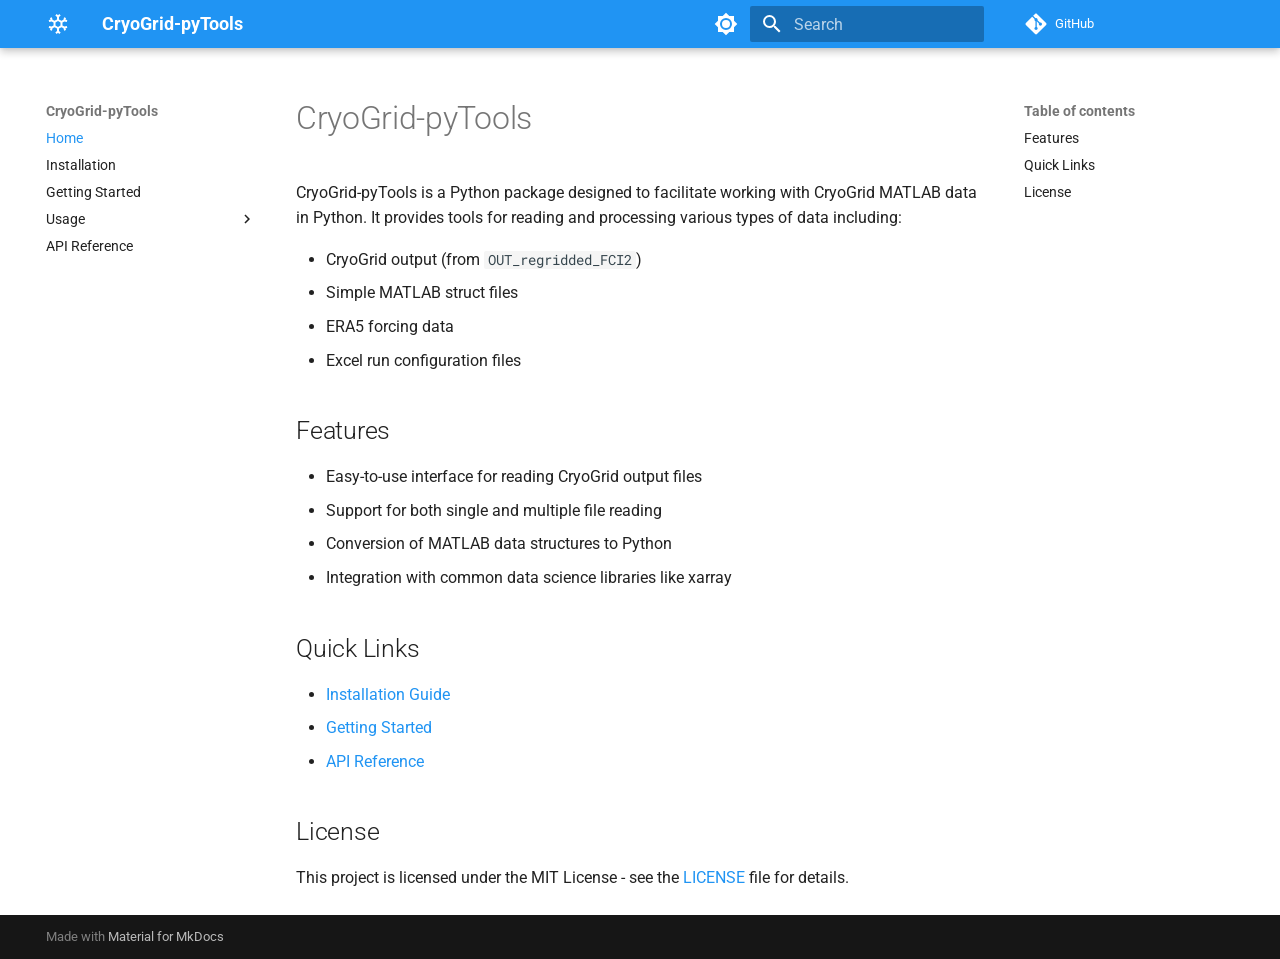
<file: index.html>
<!doctype html>
<html lang="en" class="no-js">
  <head>
    
      <meta charset="utf-8">
      <meta name="viewport" content="width=device-width,initial-scale=1">
      
      
      
      
      
        <link rel="next" href="installation/">
      
      
        
      
      
      <link rel="icon" href="assets/images/favicon.png">
      <meta name="generator" content="mkdocs-1.6.1, mkdocs-material-9.8.0">
    
    
      
        <title>CryoGrid-pyTools</title>
      
    
    
      <link rel="stylesheet" href="assets/stylesheets/main.57a0d79d.min.css">
      
        
        <link rel="stylesheet" href="assets/stylesheets/palette.fb2fffe2.min.css">
      
      


    
    
      
    
    
      
        
        
        <link rel="preconnect" href="https://fonts.gstatic.com" crossorigin>
        <link rel="stylesheet" href="https://fonts.googleapis.com/css?family=Roboto:300,300i,400,400i,700,700i%7CRoboto+Mono:400,400i,700,700i&display=fallback">
        <style>:root{--md-text-font:"Roboto";--md-code-font:"Roboto Mono"}</style>
      
    
    
      <link rel="stylesheet" href="assets/_mkdocstrings.css">
    
      <link rel="stylesheet" href="stylesheets/extra.css">
    
    <script>__md_scope=new URL(".",location),__md_hash=e=>[...e].reduce(((e,_)=>(e<<5)-e+_.charCodeAt(0)),0),__md_get=(e,_=localStorage,t=__md_scope)=>JSON.parse(_.getItem(t.pathname+"."+e)),__md_set=(e,_,t=localStorage,a=__md_scope)=>{try{t.setItem(a.pathname+"."+e,JSON.stringify(_))}catch(e){}}</script>
    
      

    
    
  </head>
  
  
    
    
      
    
    
    
    
    <body dir="ltr" data-md-color-scheme="default" data-md-color-primary="blue" data-md-color-accent="indigo">
  
    
    <input class="md-toggle" data-md-toggle="drawer" type="checkbox" id="__drawer" autocomplete="off">
    <input class="md-toggle" data-md-toggle="search" type="checkbox" id="__search" autocomplete="off">
    <label class="md-overlay" for="__drawer"></label>
    <div data-md-component="skip">
      
        
        <a href="#cryogrid-pytools" class="md-skip">
          Skip to content
        </a>
      
    </div>
    <div data-md-component="announce">
      
    </div>
    
    
      

  

<header class="md-header md-header--shadow" data-md-component="header">
  <nav class="md-header__inner md-grid" aria-label="Header">
    <a href="." title="CryoGrid-pyTools" class="md-header__button md-logo" aria-label="CryoGrid-pyTools" data-md-component="logo">
      
  
  <svg xmlns="http://www.w3.org/2000/svg" viewBox="0 0 24 24"><path d="m20.79 13.95-2.33.62-2-1.13v-2.88l2-1.13 2.33.62.52-1.93-1.77-.47.46-1.77-1.93-.52-.62 2.33-2 1.13L13 7.38V5.12l1.71-1.71L13.29 2 12 3.29 10.71 2 9.29 3.41 11 5.12v2.26L8.5 8.82l-2-1.13-.58-2.33L4 5.88l.47 1.77-1.77.47.52 1.93 2.33-.62 2 1.13v2.89l-2 1.13-2.33-.62-.52 1.93 1.77.47L4 18.12l1.93.52.62-2.33 2-1.13L11 16.62v2.26l-1.71 1.71L10.71 22 12 20.71 13.29 22l1.41-1.41-1.7-1.71v-2.26l2.5-1.45 2 1.13.62 2.33 1.88-.51-.47-1.77 1.77-.47zM9.5 10.56 12 9.11l2.5 1.45v2.88L12 14.89l-2.5-1.45z"/></svg>

    </a>
    <label class="md-header__button md-icon" for="__drawer">
      
      <svg xmlns="http://www.w3.org/2000/svg" viewBox="0 0 24 24"><path d="M3 6h18v2H3zm0 5h18v2H3zm0 5h18v2H3z"/></svg>
    </label>
    <div class="md-header__title" data-md-component="header-title">
      <div class="md-header__ellipsis">
        <div class="md-header__topic">
          <span class="md-ellipsis">
            CryoGrid-pyTools
          </span>
        </div>
        <div class="md-header__topic" data-md-component="header-topic">
          <span class="md-ellipsis">
            
              Home
            
          </span>
        </div>
      </div>
    </div>
    
      
        <form class="md-header__option" data-md-component="palette">
  
    
    
    
    <input class="md-option" data-md-color-media="" data-md-color-scheme="default" data-md-color-primary="blue" data-md-color-accent="indigo"  aria-label="Switch to dark mode"  type="radio" name="__palette" id="__palette_0">
    
      <label class="md-header__button md-icon" title="Switch to dark mode" for="__palette_1" hidden>
        <svg xmlns="http://www.w3.org/2000/svg" viewBox="0 0 24 24"><path d="M12 8a4 4 0 0 0-4 4 4 4 0 0 0 4 4 4 4 0 0 0 4-4 4 4 0 0 0-4-4m0 10a6 6 0 0 1-6-6 6 6 0 0 1 6-6 6 6 0 0 1 6 6 6 6 0 0 1-6 6m8-9.31V4h-4.69L12 .69 8.69 4H4v4.69L.69 12 4 15.31V20h4.69L12 23.31 15.31 20H20v-4.69L23.31 12z"/></svg>
      </label>
    
  
    
    
    
    <input class="md-option" data-md-color-media="" data-md-color-scheme="slate" data-md-color-primary="blue" data-md-color-accent="indigo"  aria-label="Switch to light mode"  type="radio" name="__palette" id="__palette_1">
    
      <label class="md-header__button md-icon" title="Switch to light mode" for="__palette_0" hidden>
        <svg xmlns="http://www.w3.org/2000/svg" viewBox="0 0 24 24"><path d="M12 18c-.89 0-1.74-.2-2.5-.55C11.56 16.5 13 14.42 13 12s-1.44-4.5-3.5-5.45C10.26 6.2 11.11 6 12 6a6 6 0 0 1 6 6 6 6 0 0 1-6 6m8-9.31V4h-4.69L12 .69 8.69 4H4v4.69L.69 12 4 15.31V20h4.69L12 23.31 15.31 20H20v-4.69L23.31 12z"/></svg>
      </label>
    
  
</form>
      
    
    
      <script>var palette=__md_get("__palette");if(palette&&palette.color){if("(prefers-color-scheme)"===palette.color.media){var media=matchMedia("(prefers-color-scheme: light)"),input=document.querySelector(media.matches?"[data-md-color-media='(prefers-color-scheme: light)']":"[data-md-color-media='(prefers-color-scheme: dark)']");palette.color.media=input.getAttribute("data-md-color-media"),palette.color.scheme=input.getAttribute("data-md-color-scheme"),palette.color.primary=input.getAttribute("data-md-color-primary"),palette.color.accent=input.getAttribute("data-md-color-accent")}for(var[key,value]of Object.entries(palette.color))document.body.setAttribute("data-md-color-"+key,value)}</script>
    
    
    
      
      
        <label class="md-header__button md-icon" for="__search">
          
          <svg xmlns="http://www.w3.org/2000/svg" viewBox="0 0 24 24"><path d="M9.5 3A6.5 6.5 0 0 1 16 9.5c0 1.61-.59 3.09-1.56 4.23l.27.27h.79l5 5-1.5 1.5-5-5v-.79l-.27-.27A6.52 6.52 0 0 1 9.5 16 6.5 6.5 0 0 1 3 9.5 6.5 6.5 0 0 1 9.5 3m0 2C7 5 5 7 5 9.5S7 14 9.5 14 14 12 14 9.5 12 5 9.5 5"/></svg>
        </label>
        <div class="md-search" data-md-component="search" role="dialog">
  <label class="md-search__overlay" for="__search"></label>
  <div class="md-search__inner" role="search">
    <form class="md-search__form" name="search">
      <input type="text" class="md-search__input" name="query" aria-label="Search" placeholder="Search" autocapitalize="off" autocorrect="off" autocomplete="off" spellcheck="false" data-md-component="search-query" required>
      <label class="md-search__icon md-icon" for="__search">
        
        <svg xmlns="http://www.w3.org/2000/svg" viewBox="0 0 24 24"><path d="M9.5 3A6.5 6.5 0 0 1 16 9.5c0 1.61-.59 3.09-1.56 4.23l.27.27h.79l5 5-1.5 1.5-5-5v-.79l-.27-.27A6.52 6.52 0 0 1 9.5 16 6.5 6.5 0 0 1 3 9.5 6.5 6.5 0 0 1 9.5 3m0 2C7 5 5 7 5 9.5S7 14 9.5 14 14 12 14 9.5 12 5 9.5 5"/></svg>
        
        <svg xmlns="http://www.w3.org/2000/svg" viewBox="0 0 24 24"><path d="M20 11v2H8l5.5 5.5-1.42 1.42L4.16 12l7.92-7.92L13.5 5.5 8 11z"/></svg>
      </label>
      <nav class="md-search__options" aria-label="Search">
        
        <button type="reset" class="md-search__icon md-icon" title="Clear" aria-label="Clear" tabindex="-1">
          
          <svg xmlns="http://www.w3.org/2000/svg" viewBox="0 0 24 24"><path d="M19 6.41 17.59 5 12 10.59 6.41 5 5 6.41 10.59 12 5 17.59 6.41 19 12 13.41 17.59 19 19 17.59 13.41 12z"/></svg>
        </button>
      </nav>
      
    </form>
    <div class="md-search__output">
      <div class="md-search__scrollwrap" tabindex="0" data-md-scrollfix>
        <div class="md-search-result" data-md-component="search-result">
          <div class="md-search-result__meta">
            Initializing search
          </div>
          <ol class="md-search-result__list" role="presentation"></ol>
        </div>
      </div>
    </div>
  </div>
</div>
      
    
    
      <div class="md-header__source">
        <a href="https://github.com/lukegre/CryoGrid-pyTools" title="Go to repository" class="md-source" data-md-component="source">
  <div class="md-source__icon md-icon">
    
    <svg xmlns="http://www.w3.org/2000/svg" viewBox="0 0 448 512"><!--! Font Awesome Free 7.1.0 by @fontawesome - https://fontawesome.com License - https://fontawesome.com/license/free (Icons: CC BY 4.0, Fonts: SIL OFL 1.1, Code: MIT License) Copyright 2025 Fonticons, Inc.--><path d="M439.6 236.1 244 40.5c-5.4-5.5-12.8-8.5-20.4-8.5s-15 3-20.4 8.4L162.5 81l51.5 51.5c27.1-9.1 52.7 16.8 43.4 43.7l49.7 49.7c34.2-11.8 61.2 31 35.5 56.7-26.5 26.5-70.2-2.9-56-37.3L240.3 199v121.9c25.3 12.5 22.3 41.8 9.1 55-6.4 6.4-15.2 10.1-24.3 10.1s-17.8-3.6-24.3-10.1c-17.6-17.6-11.1-46.9 11.2-56v-123c-20.8-8.5-24.6-30.7-18.6-45L142.6 101 8.5 235.1C3 240.6 0 247.9 0 255.5s3 15 8.5 20.4l195.6 195.7c5.4 5.4 12.7 8.4 20.4 8.4s15-3 20.4-8.4l194.7-194.7c5.4-5.4 8.4-12.8 8.4-20.4s-3-15-8.4-20.4"/></svg>
  </div>
  <div class="md-source__repository">
    GitHub
  </div>
</a>
      </div>
    
  </nav>
  
</header>
    
    <div class="md-container" data-md-component="container">
      
      
        
          
        
      
      <main class="md-main" data-md-component="main">
        <div class="md-main__inner md-grid">
          
            
              
              <div class="md-sidebar md-sidebar--primary" data-md-component="sidebar" data-md-type="navigation" >
                <div class="md-sidebar__scrollwrap">
                  <div class="md-sidebar__inner">
                    



<nav class="md-nav md-nav--primary" aria-label="Navigation" data-md-level="0">
  <label class="md-nav__title" for="__drawer">
    <a href="." title="CryoGrid-pyTools" class="md-nav__button md-logo" aria-label="CryoGrid-pyTools" data-md-component="logo">
      
  
  <svg xmlns="http://www.w3.org/2000/svg" viewBox="0 0 24 24"><path d="m20.79 13.95-2.33.62-2-1.13v-2.88l2-1.13 2.33.62.52-1.93-1.77-.47.46-1.77-1.93-.52-.62 2.33-2 1.13L13 7.38V5.12l1.71-1.71L13.29 2 12 3.29 10.71 2 9.29 3.41 11 5.12v2.26L8.5 8.82l-2-1.13-.58-2.33L4 5.88l.47 1.77-1.77.47.52 1.93 2.33-.62 2 1.13v2.89l-2 1.13-2.33-.62-.52 1.93 1.77.47L4 18.12l1.93.52.62-2.33 2-1.13L11 16.62v2.26l-1.71 1.71L10.71 22 12 20.71 13.29 22l1.41-1.41-1.7-1.71v-2.26l2.5-1.45 2 1.13.62 2.33 1.88-.51-.47-1.77 1.77-.47zM9.5 10.56 12 9.11l2.5 1.45v2.88L12 14.89l-2.5-1.45z"/></svg>

    </a>
    CryoGrid-pyTools
  </label>
  
    <div class="md-nav__source">
      <a href="https://github.com/lukegre/CryoGrid-pyTools" title="Go to repository" class="md-source" data-md-component="source">
  <div class="md-source__icon md-icon">
    
    <svg xmlns="http://www.w3.org/2000/svg" viewBox="0 0 448 512"><!--! Font Awesome Free 7.1.0 by @fontawesome - https://fontawesome.com License - https://fontawesome.com/license/free (Icons: CC BY 4.0, Fonts: SIL OFL 1.1, Code: MIT License) Copyright 2025 Fonticons, Inc.--><path d="M439.6 236.1 244 40.5c-5.4-5.5-12.8-8.5-20.4-8.5s-15 3-20.4 8.4L162.5 81l51.5 51.5c27.1-9.1 52.7 16.8 43.4 43.7l49.7 49.7c34.2-11.8 61.2 31 35.5 56.7-26.5 26.5-70.2-2.9-56-37.3L240.3 199v121.9c25.3 12.5 22.3 41.8 9.1 55-6.4 6.4-15.2 10.1-24.3 10.1s-17.8-3.6-24.3-10.1c-17.6-17.6-11.1-46.9 11.2-56v-123c-20.8-8.5-24.6-30.7-18.6-45L142.6 101 8.5 235.1C3 240.6 0 247.9 0 255.5s3 15 8.5 20.4l195.6 195.7c5.4 5.4 12.7 8.4 20.4 8.4s15-3 20.4-8.4l194.7-194.7c5.4-5.4 8.4-12.8 8.4-20.4s-3-15-8.4-20.4"/></svg>
  </div>
  <div class="md-source__repository">
    GitHub
  </div>
</a>
    </div>
  
  <ul class="md-nav__list" data-md-scrollfix>
    
      
      
  
  
    
  
  
  
    <li class="md-nav__item md-nav__item--active">
      
      <input class="md-nav__toggle md-toggle" type="checkbox" id="__toc">
      
      
        
      
      
        <label class="md-nav__link md-nav__link--active" for="__toc">
          
  
  
  <span class="md-ellipsis">
    
  
    Home
  

    
  </span>
  
  

          <span class="md-nav__icon md-icon"></span>
        </label>
      
      <a href="." class="md-nav__link md-nav__link--active">
        
  
  
  <span class="md-ellipsis">
    
  
    Home
  

    
  </span>
  
  

      </a>
      
        

<nav class="md-nav md-nav--secondary" aria-label="Table of contents">
  
  
  
    
  
  
    <label class="md-nav__title" for="__toc">
      <span class="md-nav__icon md-icon"></span>
      Table of contents
    </label>
    <ul class="md-nav__list" data-md-component="toc" data-md-scrollfix>
      
        <li class="md-nav__item">
  <a href="#features" class="md-nav__link">
    <span class="md-ellipsis">
      
        Features
      
    </span>
  </a>
  
</li>
      
        <li class="md-nav__item">
  <a href="#quick-links" class="md-nav__link">
    <span class="md-ellipsis">
      
        Quick Links
      
    </span>
  </a>
  
</li>
      
        <li class="md-nav__item">
  <a href="#license" class="md-nav__link">
    <span class="md-ellipsis">
      
        License
      
    </span>
  </a>
  
</li>
      
    </ul>
  
</nav>
      
    </li>
  

    
      
      
  
  
  
  
    <li class="md-nav__item">
      <a href="installation/" class="md-nav__link">
        
  
  
  <span class="md-ellipsis">
    
  
    Installation
  

    
  </span>
  
  

      </a>
    </li>
  

    
      
      
  
  
  
  
    <li class="md-nav__item">
      <a href="getting-started/" class="md-nav__link">
        
  
  
  <span class="md-ellipsis">
    
  
    Getting Started
  

    
  </span>
  
  

      </a>
    </li>
  

    
      
      
  
  
  
  
    
    
    
    
    
    <li class="md-nav__item md-nav__item--nested">
      
        
        
        <input class="md-nav__toggle md-toggle " type="checkbox" id="__nav_4" >
        
          
          <label class="md-nav__link" for="__nav_4" id="__nav_4_label" tabindex="0">
            
  
  
  <span class="md-ellipsis">
    
  
    Usage
  

    
  </span>
  
  

            <span class="md-nav__icon md-icon"></span>
          </label>
        
        <nav class="md-nav" data-md-level="1" aria-labelledby="__nav_4_label" aria-expanded="false">
          <label class="md-nav__title" for="__nav_4">
            <span class="md-nav__icon md-icon"></span>
            
  
    Usage
  

          </label>
          <ul class="md-nav__list" data-md-scrollfix>
            
              
                
  
  
  
  
    <li class="md-nav__item">
      <a href="usage/reading-output/" class="md-nav__link">
        
  
  
  <span class="md-ellipsis">
    
  
    Reading CryoGrid Output
  

    
  </span>
  
  

      </a>
    </li>
  

              
            
              
                
  
  
  
  
    <li class="md-nav__item">
      <a href="usage/reading-matlab/" class="md-nav__link">
        
  
  
  <span class="md-ellipsis">
    
  
    Reading MATLAB Structs
  

    
  </span>
  
  

      </a>
    </li>
  

              
            
              
                
  
  
  
  
    <li class="md-nav__item">
      <a href="usage/mapping-clustered-runs/" class="md-nav__link">
        
  
  
  <span class="md-ellipsis">
    
  
    Mapping clustered runs
  

    
  </span>
  
  

      </a>
    </li>
  

              
            
              
                
  
  
  
  
    <li class="md-nav__item">
      <a href="usage/forcing/" class="md-nav__link">
        
  
  
  <span class="md-ellipsis">
    
  
    Working with Forcing Data
  

    
  </span>
  
  

      </a>
    </li>
  

              
            
              
                
  
  
  
  
    <li class="md-nav__item">
      <a href="usage/forcing-spatial/" class="md-nav__link">
        
  
  
  <span class="md-ellipsis">
    
  
    Spatial Data and Forcing
  

    
  </span>
  
  

      </a>
    </li>
  

              
            
          </ul>
        </nav>
      
    </li>
  

    
      
      
  
  
  
  
    <li class="md-nav__item">
      <a href="api-reference/" class="md-nav__link">
        
  
  
  <span class="md-ellipsis">
    
  
    API Reference
  

    
  </span>
  
  

      </a>
    </li>
  

    
  </ul>
</nav>
                  </div>
                </div>
              </div>
            
            
              
              <div class="md-sidebar md-sidebar--secondary" data-md-component="sidebar" data-md-type="toc" >
                <div class="md-sidebar__scrollwrap">
                  <div class="md-sidebar__inner">
                    

<nav class="md-nav md-nav--secondary" aria-label="Table of contents">
  
  
  
    
  
  
    <label class="md-nav__title" for="__toc">
      <span class="md-nav__icon md-icon"></span>
      Table of contents
    </label>
    <ul class="md-nav__list" data-md-component="toc" data-md-scrollfix>
      
        <li class="md-nav__item">
  <a href="#features" class="md-nav__link">
    <span class="md-ellipsis">
      
        Features
      
    </span>
  </a>
  
</li>
      
        <li class="md-nav__item">
  <a href="#quick-links" class="md-nav__link">
    <span class="md-ellipsis">
      
        Quick Links
      
    </span>
  </a>
  
</li>
      
        <li class="md-nav__item">
  <a href="#license" class="md-nav__link">
    <span class="md-ellipsis">
      
        License
      
    </span>
  </a>
  
</li>
      
    </ul>
  
</nav>
                  </div>
                </div>
              </div>
            
          
          
            <div class="md-content" data-md-component="content">
              
              <article class="md-content__inner md-typeset">
                
                  


  
  


<h1 id="cryogrid-pytools">CryoGrid-pyTools</h1>
<p>CryoGrid-pyTools is a Python package designed to facilitate working with CryoGrid MATLAB data in Python. It provides tools for reading and processing various types of data including:</p>
<ul>
<li>CryoGrid output (from <code>OUT_regridded_FCI2</code>)</li>
<li>Simple MATLAB struct files</li>
<li>ERA5 forcing data</li>
<li>Excel run configuration files</li>
</ul>
<h2 id="features">Features</h2>
<ul>
<li>Easy-to-use interface for reading CryoGrid output files</li>
<li>Support for both single and multiple file reading</li>
<li>Conversion of MATLAB data structures to Python</li>
<li>Integration with common data science libraries like xarray</li>
</ul>
<h2 id="quick-links">Quick Links</h2>
<ul>
<li><a href="installation/">Installation Guide</a></li>
<li><a href="getting-started/">Getting Started</a></li>
<li><a href="api-reference/">API Reference</a></li>
</ul>
<h2 id="license">License</h2>
<p>This project is licensed under the MIT License - see the <a href="https://github.com/lukegre/CryoGrid-pyTools/blob/main/LICENSE">LICENSE</a> file for details.</p>












                
              </article>
            </div>
          
          
<script>var target=document.getElementById(location.hash.slice(1));target&&target.name&&(target.checked=target.name.startsWith("__tabbed_"))</script>
        </div>
        
      </main>
      
        <footer class="md-footer">
  
  <div class="md-footer-meta md-typeset">
    <div class="md-footer-meta__inner md-grid">
      <div class="md-copyright">
  
  
    Made with
    <a href="https://squidfunk.github.io/mkdocs-material/" target="_blank" rel="noopener">
      Material for MkDocs
    </a>
  
</div>
      
    </div>
  </div>
</footer>
      
    </div>
    <div class="md-dialog" data-md-component="dialog">
      <div class="md-dialog__inner md-typeset"></div>
    </div>
    
    
    
      
      
      <script id="__config" type="application/json">{"annotate": null, "base": ".", "features": [], "search": "assets/javascripts/workers/search.a7633da7.min.js", "tags": null, "translations": {"clipboard.copied": "Copied to clipboard", "clipboard.copy": "Copy to clipboard", "search.result.more.one": "1 more on this page", "search.result.more.other": "# more on this page", "search.result.none": "No matching documents", "search.result.one": "1 matching document", "search.result.other": "# matching documents", "search.result.placeholder": "Type to start searching", "search.result.term.missing": "Missing", "select.version": "Select version"}, "version": null}</script>
    
    
      <script src="assets/javascripts/bundle.c21346df.min.js"></script>
      
    
  </body>
</html>
</file>
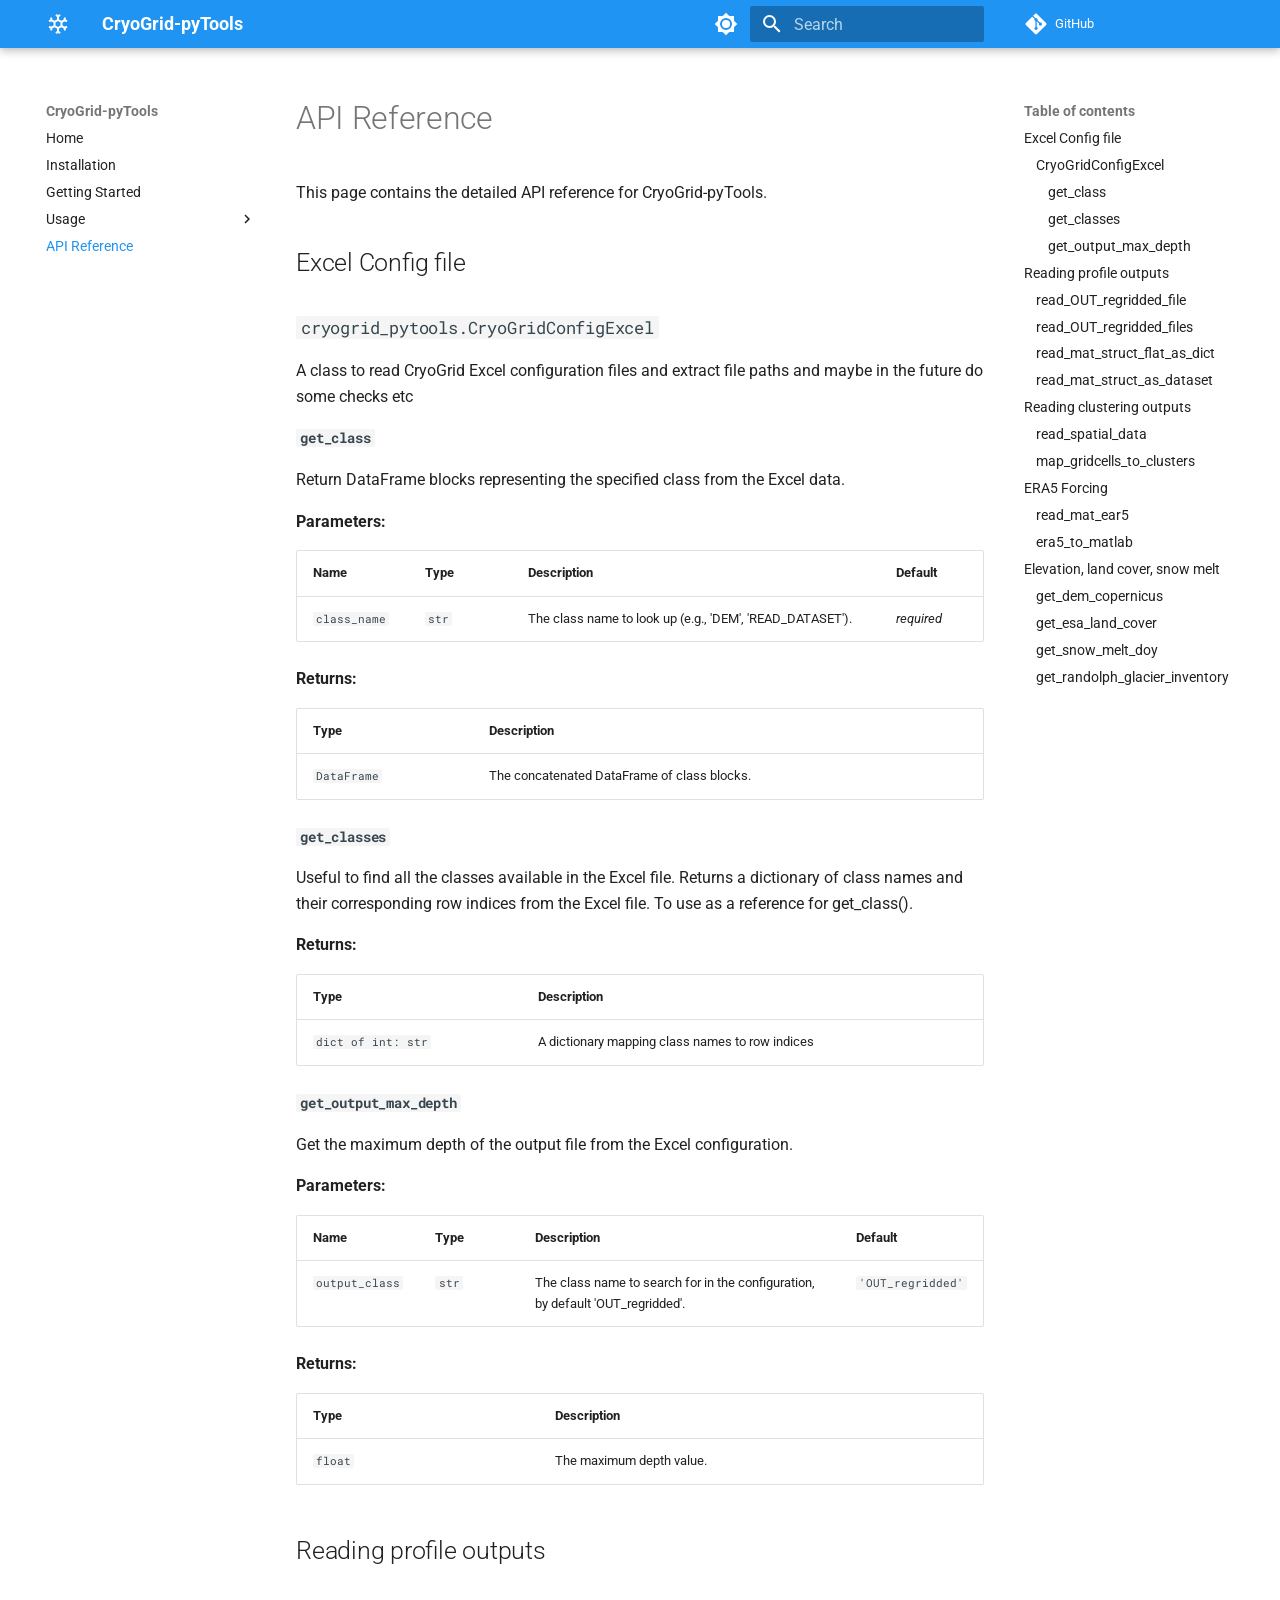
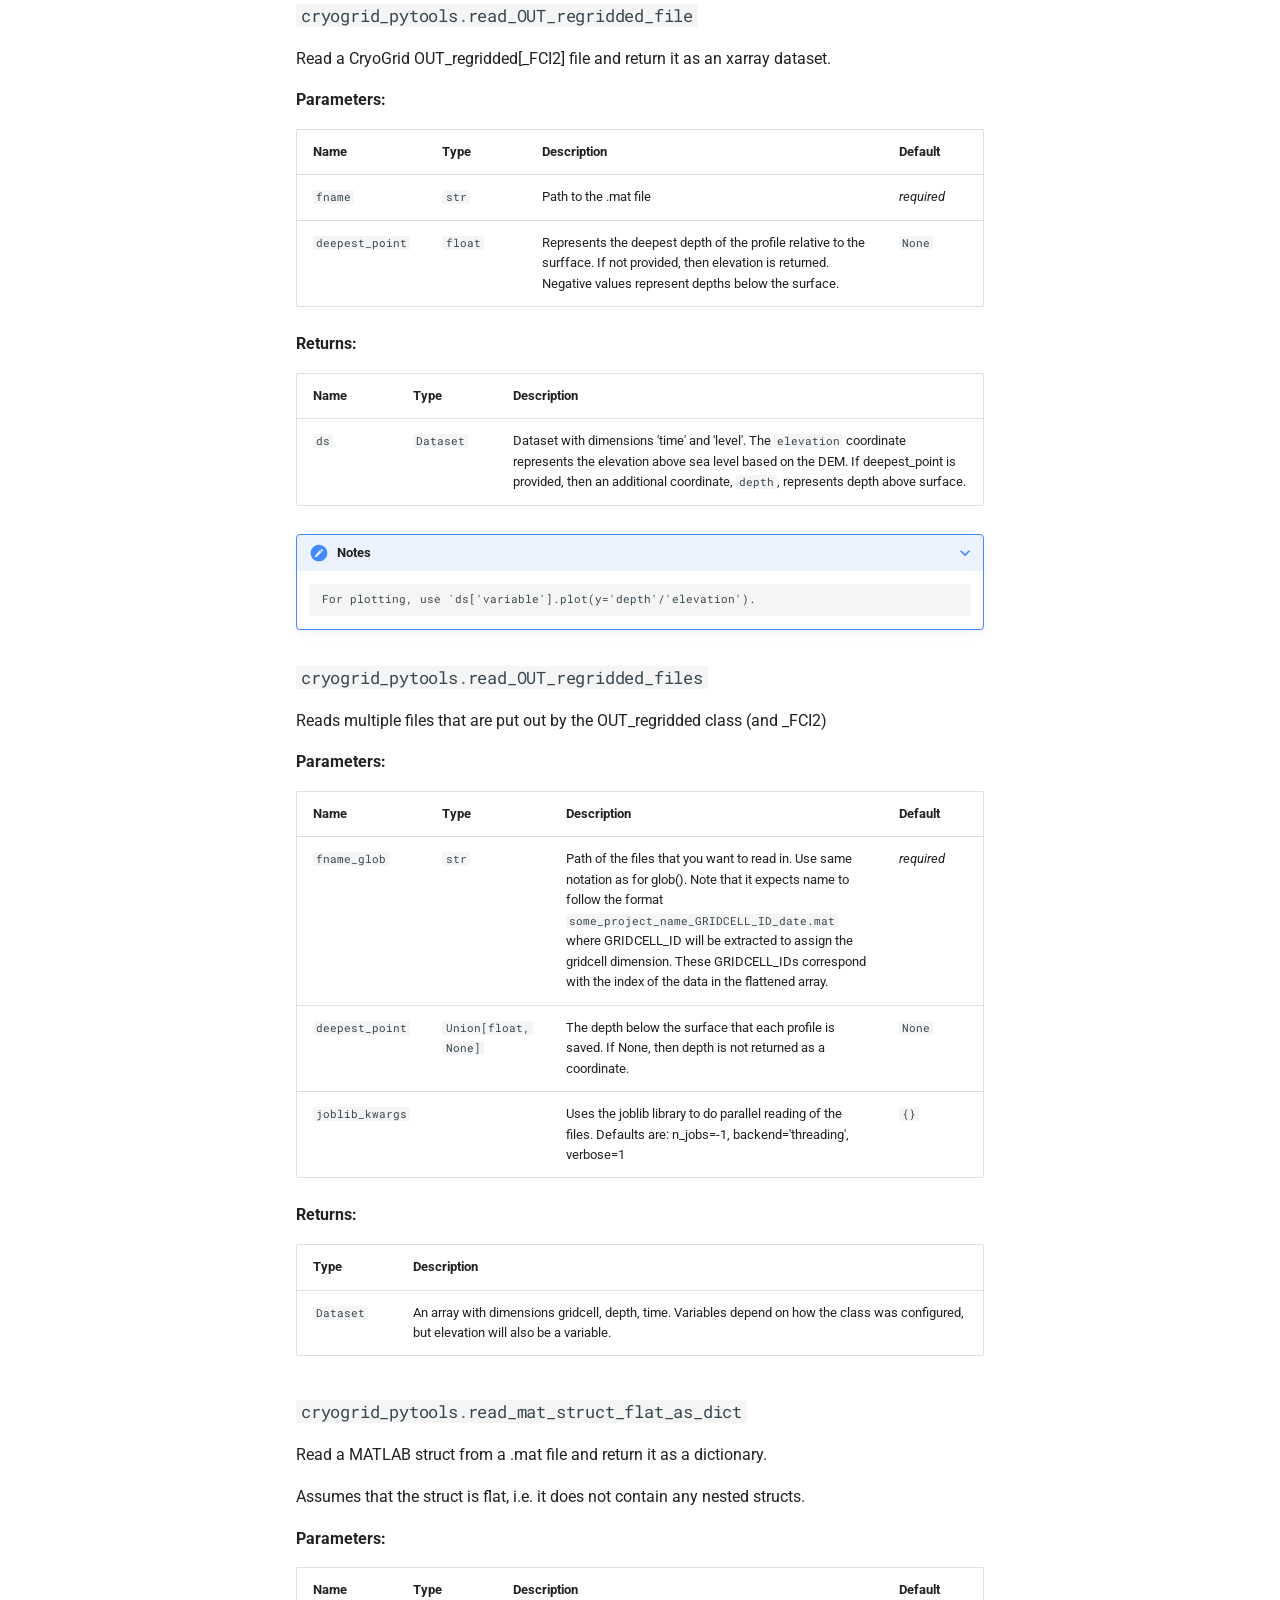
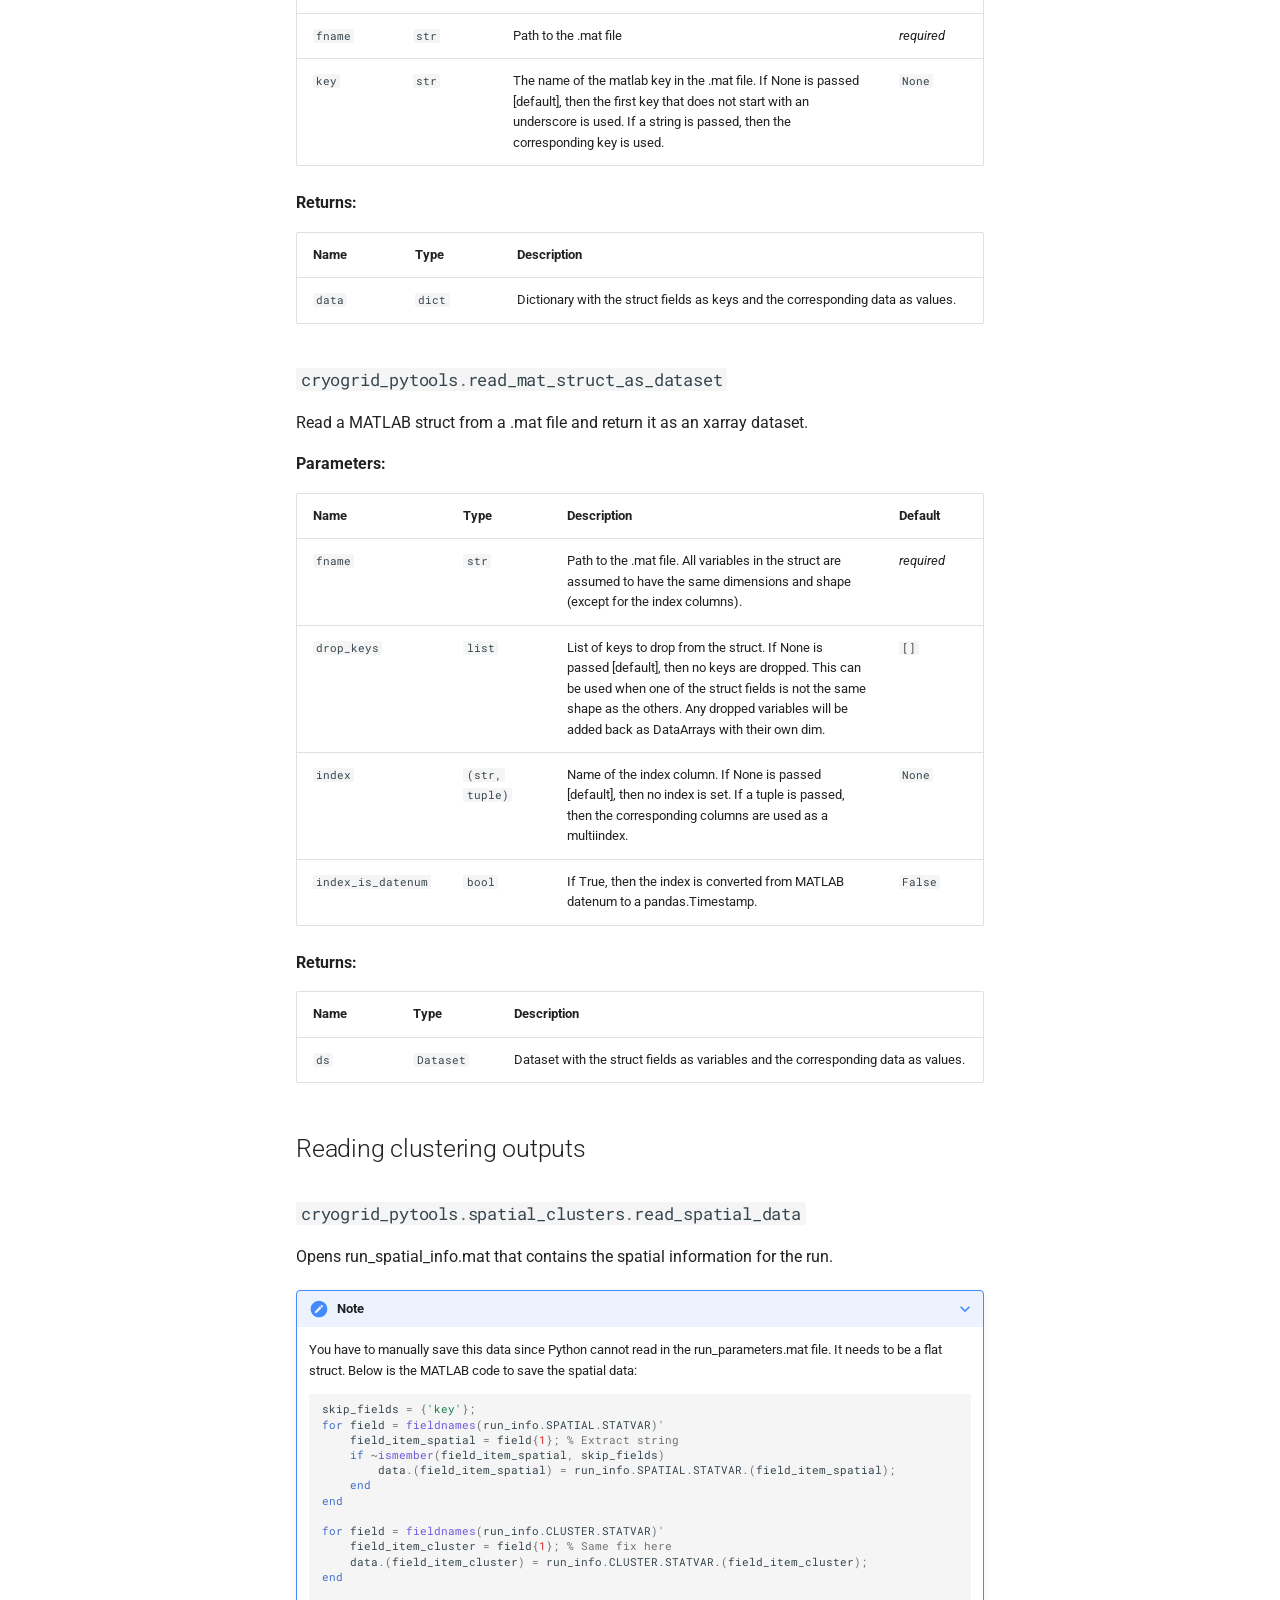
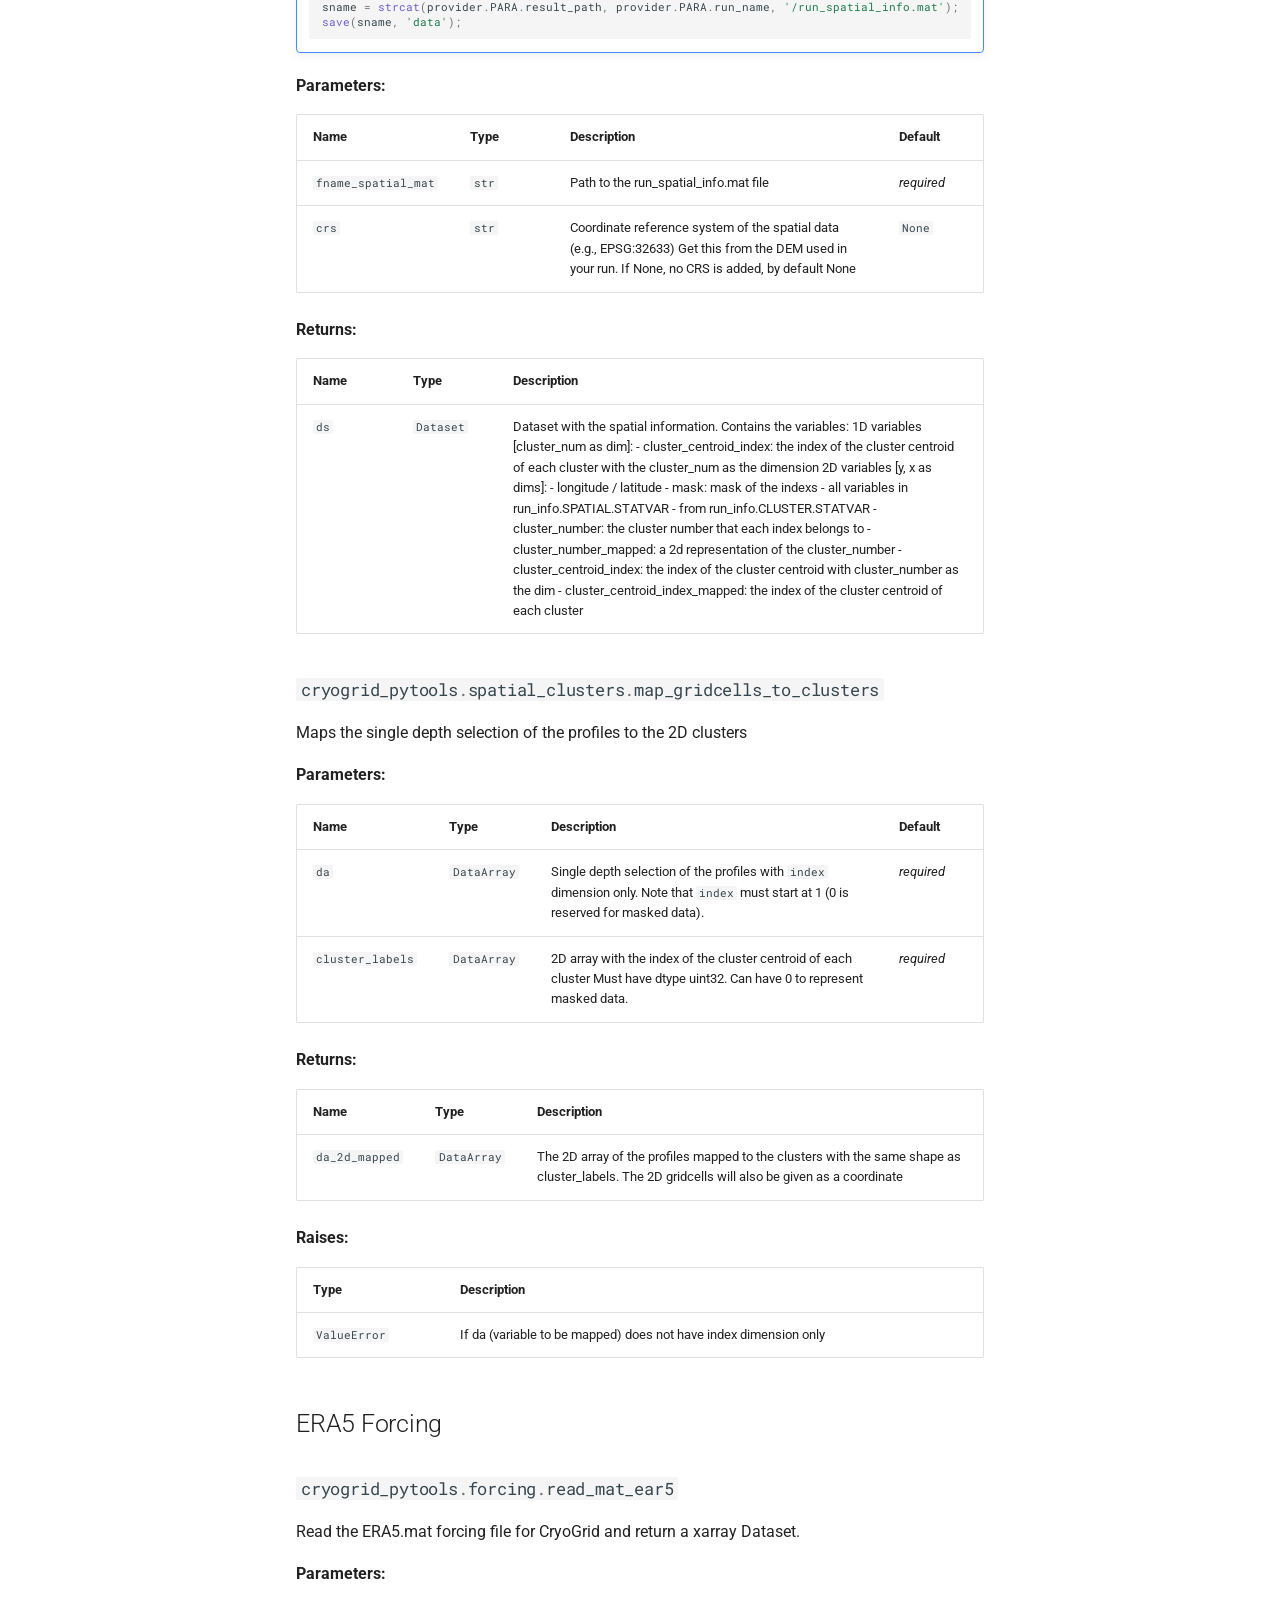
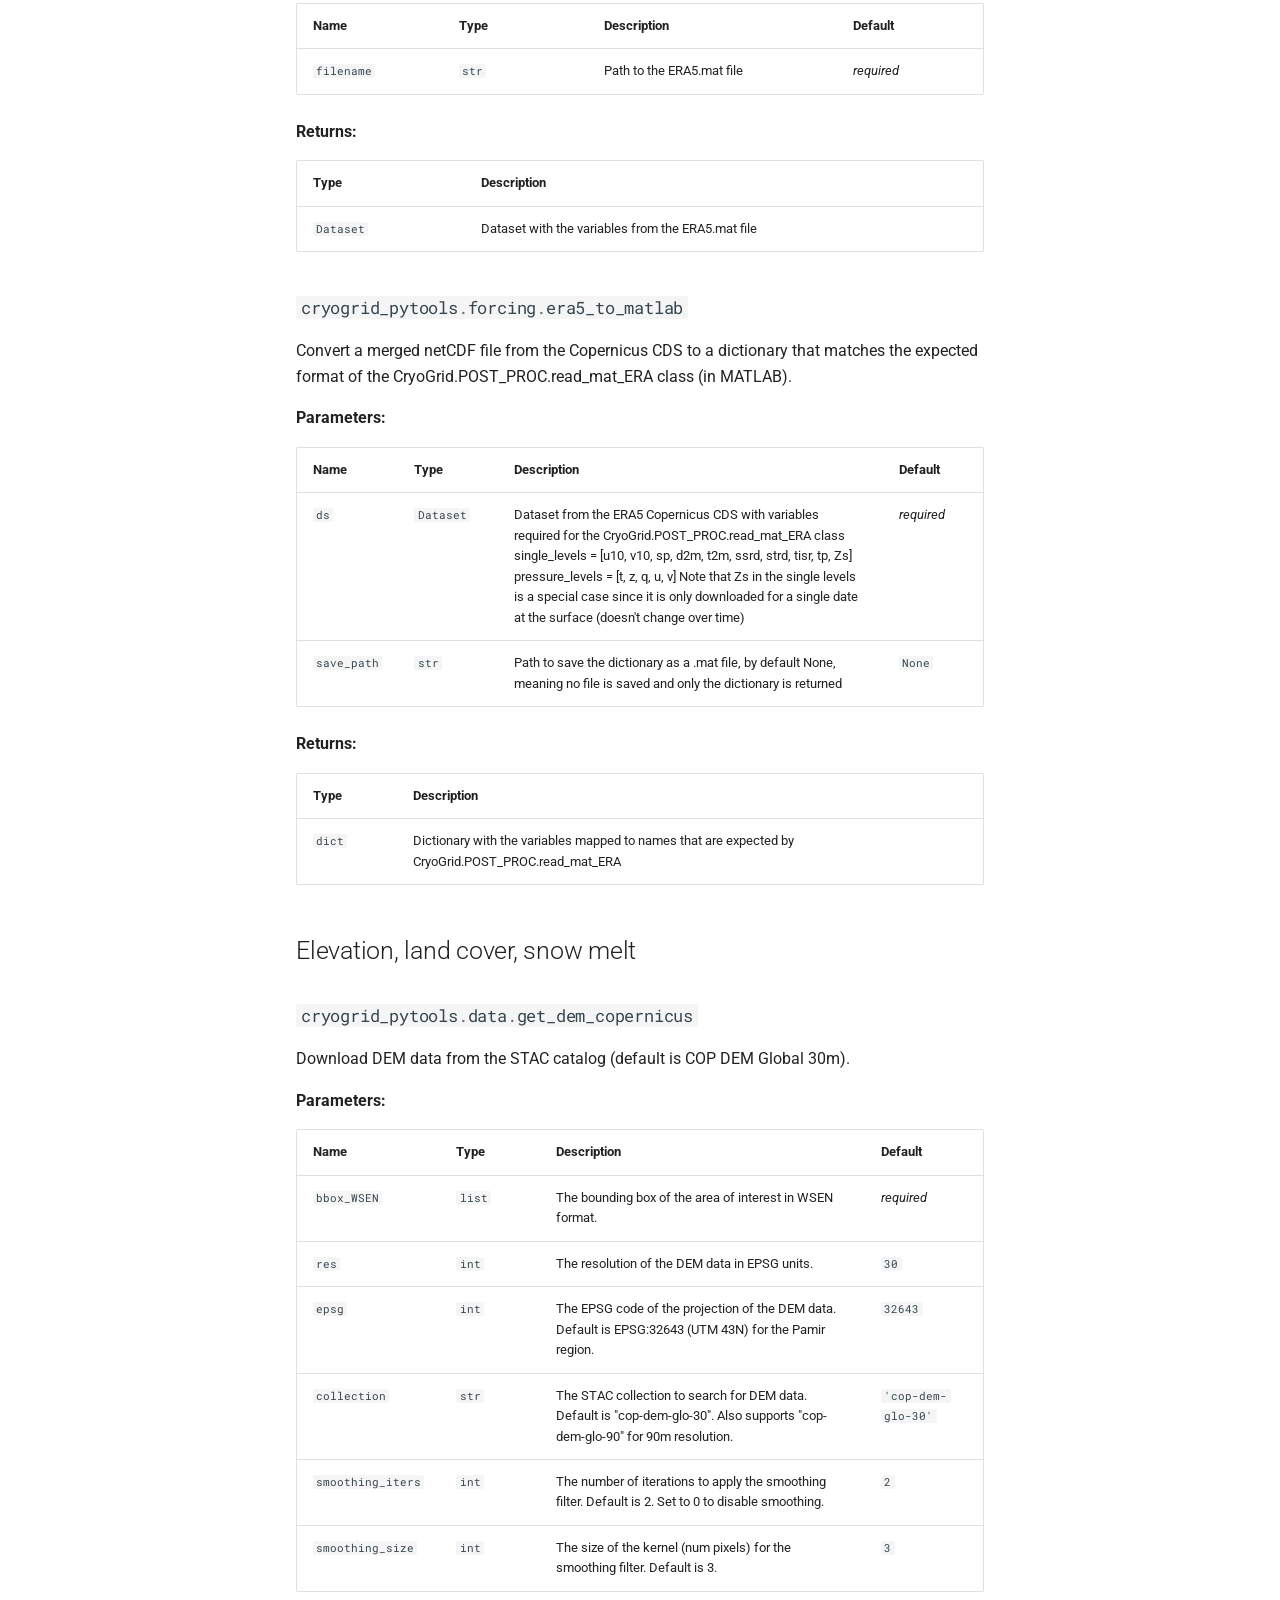
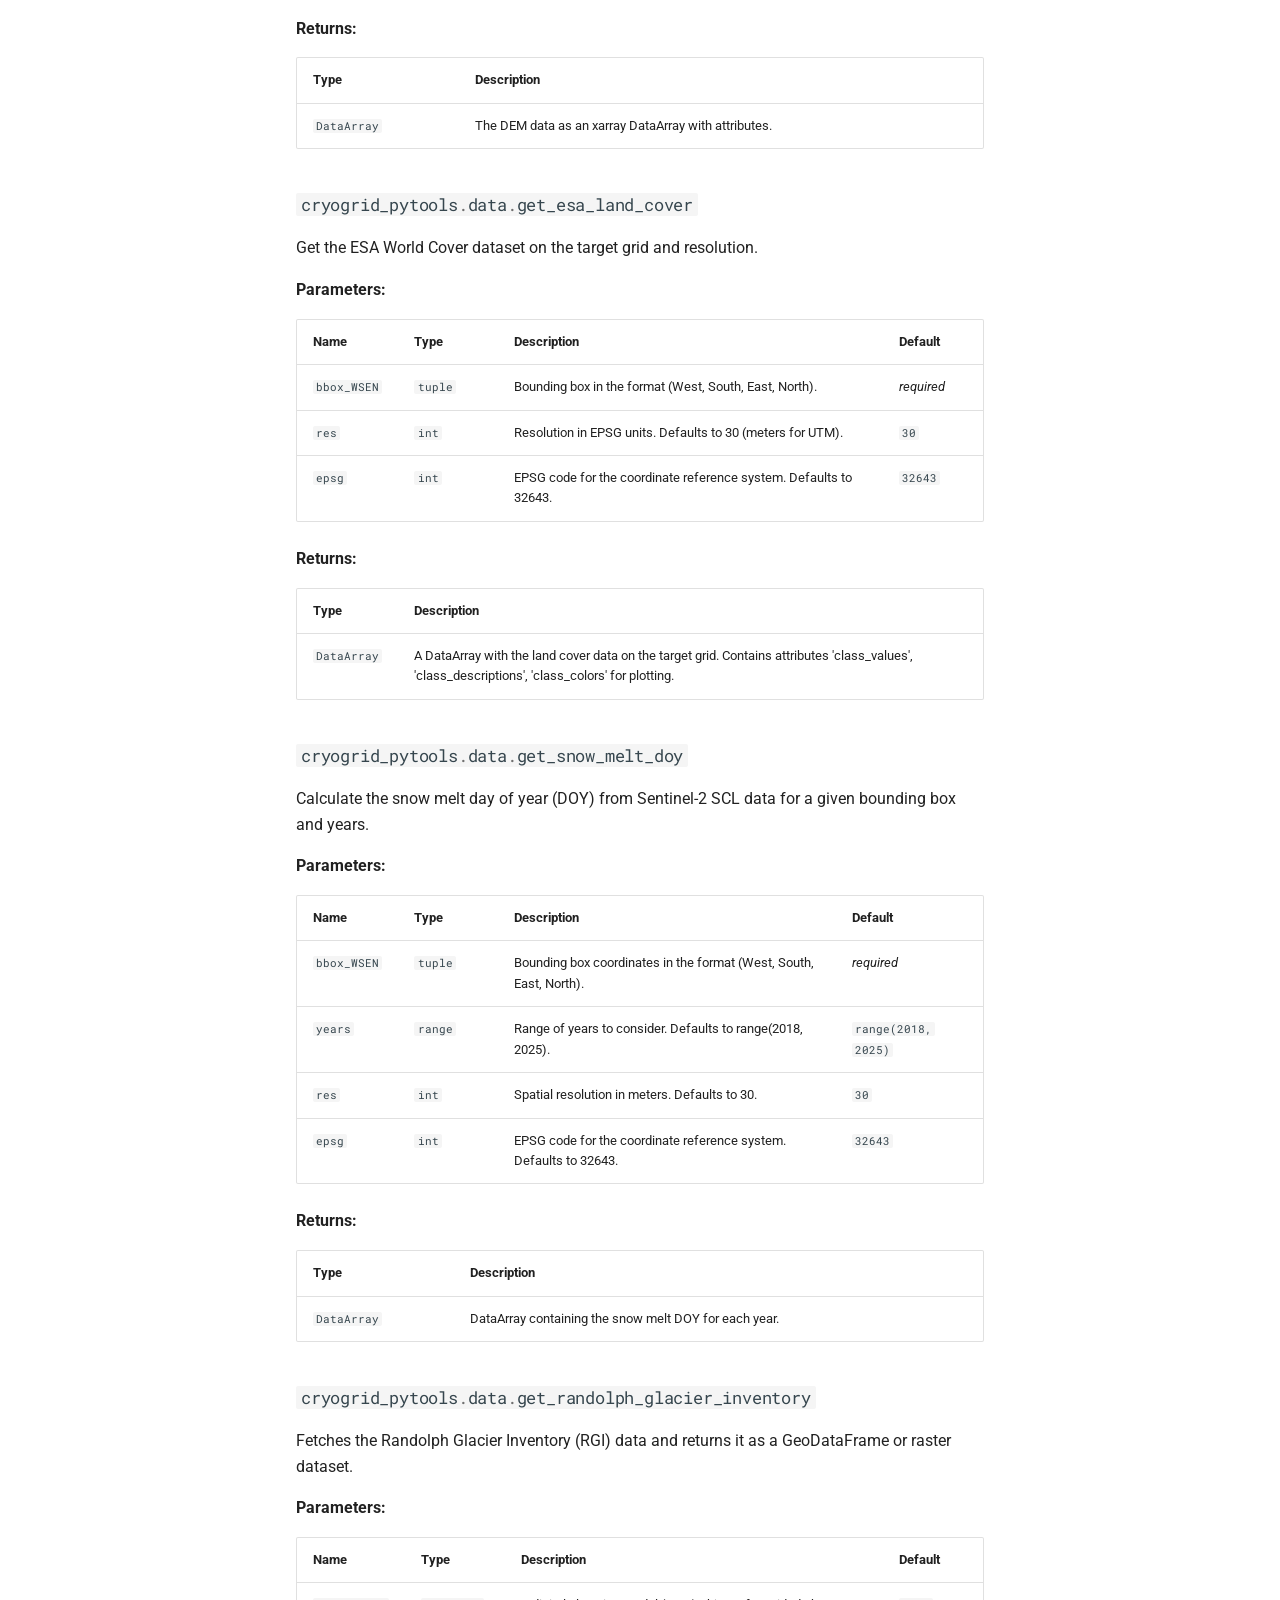
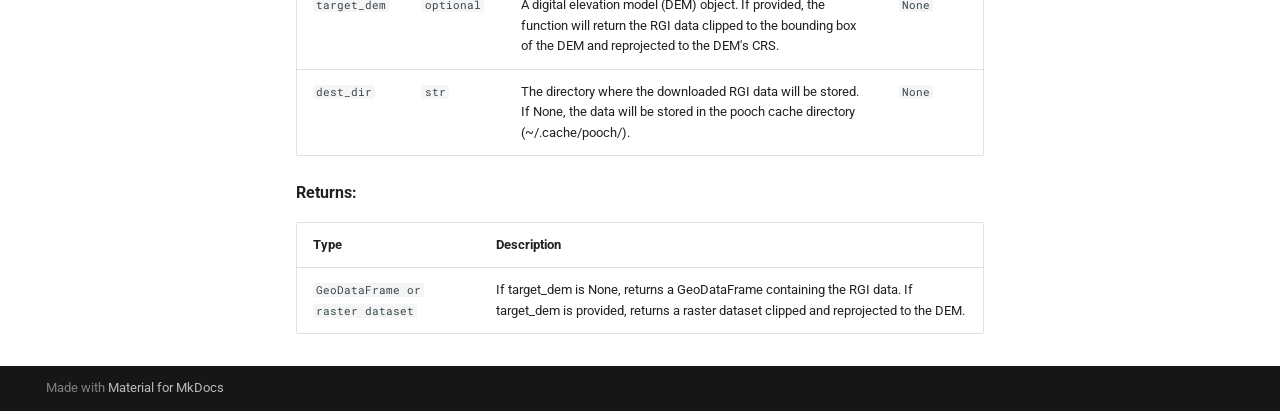
<file: api-reference/index.html>
<!doctype html>
<html lang="en" class="no-js">
  <head>
    
      <meta charset="utf-8">
      <meta name="viewport" content="width=device-width,initial-scale=1">
      
      
      
      
        <link rel="prev" href="../usage/forcing-spatial/">
      
      
      
        
      
      
      <link rel="icon" href="../assets/images/favicon.png">
      <meta name="generator" content="mkdocs-1.6.1, mkdocs-material-9.8.0">
    
    
      
        <title>API Reference - CryoGrid-pyTools</title>
      
    
    
      <link rel="stylesheet" href="../assets/stylesheets/main.57a0d79d.min.css">
      
        
        <link rel="stylesheet" href="../assets/stylesheets/palette.fb2fffe2.min.css">
      
      


    
    
      
    
    
      
        
        
        <link rel="preconnect" href="https://fonts.gstatic.com" crossorigin>
        <link rel="stylesheet" href="https://fonts.googleapis.com/css?family=Roboto:300,300i,400,400i,700,700i%7CRoboto+Mono:400,400i,700,700i&display=fallback">
        <style>:root{--md-text-font:"Roboto";--md-code-font:"Roboto Mono"}</style>
      
    
    
      <link rel="stylesheet" href="../assets/_mkdocstrings.css">
    
      <link rel="stylesheet" href="../stylesheets/extra.css">
    
    <script>__md_scope=new URL("..",location),__md_hash=e=>[...e].reduce(((e,_)=>(e<<5)-e+_.charCodeAt(0)),0),__md_get=(e,_=localStorage,t=__md_scope)=>JSON.parse(_.getItem(t.pathname+"."+e)),__md_set=(e,_,t=localStorage,a=__md_scope)=>{try{t.setItem(a.pathname+"."+e,JSON.stringify(_))}catch(e){}}</script>
    
      

    
    
  </head>
  
  
    
    
      
    
    
    
    
    <body dir="ltr" data-md-color-scheme="default" data-md-color-primary="blue" data-md-color-accent="indigo">
  
    
    <input class="md-toggle" data-md-toggle="drawer" type="checkbox" id="__drawer" autocomplete="off">
    <input class="md-toggle" data-md-toggle="search" type="checkbox" id="__search" autocomplete="off">
    <label class="md-overlay" for="__drawer"></label>
    <div data-md-component="skip">
      
        
        <a href="#api-reference" class="md-skip">
          Skip to content
        </a>
      
    </div>
    <div data-md-component="announce">
      
    </div>
    
    
      

  

<header class="md-header md-header--shadow" data-md-component="header">
  <nav class="md-header__inner md-grid" aria-label="Header">
    <a href=".." title="CryoGrid-pyTools" class="md-header__button md-logo" aria-label="CryoGrid-pyTools" data-md-component="logo">
      
  
  <svg xmlns="http://www.w3.org/2000/svg" viewBox="0 0 24 24"><path d="m20.79 13.95-2.33.62-2-1.13v-2.88l2-1.13 2.33.62.52-1.93-1.77-.47.46-1.77-1.93-.52-.62 2.33-2 1.13L13 7.38V5.12l1.71-1.71L13.29 2 12 3.29 10.71 2 9.29 3.41 11 5.12v2.26L8.5 8.82l-2-1.13-.58-2.33L4 5.88l.47 1.77-1.77.47.52 1.93 2.33-.62 2 1.13v2.89l-2 1.13-2.33-.62-.52 1.93 1.77.47L4 18.12l1.93.52.62-2.33 2-1.13L11 16.62v2.26l-1.71 1.71L10.71 22 12 20.71 13.29 22l1.41-1.41-1.7-1.71v-2.26l2.5-1.45 2 1.13.62 2.33 1.88-.51-.47-1.77 1.77-.47zM9.5 10.56 12 9.11l2.5 1.45v2.88L12 14.89l-2.5-1.45z"/></svg>

    </a>
    <label class="md-header__button md-icon" for="__drawer">
      
      <svg xmlns="http://www.w3.org/2000/svg" viewBox="0 0 24 24"><path d="M3 6h18v2H3zm0 5h18v2H3zm0 5h18v2H3z"/></svg>
    </label>
    <div class="md-header__title" data-md-component="header-title">
      <div class="md-header__ellipsis">
        <div class="md-header__topic">
          <span class="md-ellipsis">
            CryoGrid-pyTools
          </span>
        </div>
        <div class="md-header__topic" data-md-component="header-topic">
          <span class="md-ellipsis">
            
              API Reference
            
          </span>
        </div>
      </div>
    </div>
    
      
        <form class="md-header__option" data-md-component="palette">
  
    
    
    
    <input class="md-option" data-md-color-media="" data-md-color-scheme="default" data-md-color-primary="blue" data-md-color-accent="indigo"  aria-label="Switch to dark mode"  type="radio" name="__palette" id="__palette_0">
    
      <label class="md-header__button md-icon" title="Switch to dark mode" for="__palette_1" hidden>
        <svg xmlns="http://www.w3.org/2000/svg" viewBox="0 0 24 24"><path d="M12 8a4 4 0 0 0-4 4 4 4 0 0 0 4 4 4 4 0 0 0 4-4 4 4 0 0 0-4-4m0 10a6 6 0 0 1-6-6 6 6 0 0 1 6-6 6 6 0 0 1 6 6 6 6 0 0 1-6 6m8-9.31V4h-4.69L12 .69 8.69 4H4v4.69L.69 12 4 15.31V20h4.69L12 23.31 15.31 20H20v-4.69L23.31 12z"/></svg>
      </label>
    
  
    
    
    
    <input class="md-option" data-md-color-media="" data-md-color-scheme="slate" data-md-color-primary="blue" data-md-color-accent="indigo"  aria-label="Switch to light mode"  type="radio" name="__palette" id="__palette_1">
    
      <label class="md-header__button md-icon" title="Switch to light mode" for="__palette_0" hidden>
        <svg xmlns="http://www.w3.org/2000/svg" viewBox="0 0 24 24"><path d="M12 18c-.89 0-1.74-.2-2.5-.55C11.56 16.5 13 14.42 13 12s-1.44-4.5-3.5-5.45C10.26 6.2 11.11 6 12 6a6 6 0 0 1 6 6 6 6 0 0 1-6 6m8-9.31V4h-4.69L12 .69 8.69 4H4v4.69L.69 12 4 15.31V20h4.69L12 23.31 15.31 20H20v-4.69L23.31 12z"/></svg>
      </label>
    
  
</form>
      
    
    
      <script>var palette=__md_get("__palette");if(palette&&palette.color){if("(prefers-color-scheme)"===palette.color.media){var media=matchMedia("(prefers-color-scheme: light)"),input=document.querySelector(media.matches?"[data-md-color-media='(prefers-color-scheme: light)']":"[data-md-color-media='(prefers-color-scheme: dark)']");palette.color.media=input.getAttribute("data-md-color-media"),palette.color.scheme=input.getAttribute("data-md-color-scheme"),palette.color.primary=input.getAttribute("data-md-color-primary"),palette.color.accent=input.getAttribute("data-md-color-accent")}for(var[key,value]of Object.entries(palette.color))document.body.setAttribute("data-md-color-"+key,value)}</script>
    
    
    
      
      
        <label class="md-header__button md-icon" for="__search">
          
          <svg xmlns="http://www.w3.org/2000/svg" viewBox="0 0 24 24"><path d="M9.5 3A6.5 6.5 0 0 1 16 9.5c0 1.61-.59 3.09-1.56 4.23l.27.27h.79l5 5-1.5 1.5-5-5v-.79l-.27-.27A6.52 6.52 0 0 1 9.5 16 6.5 6.5 0 0 1 3 9.5 6.5 6.5 0 0 1 9.5 3m0 2C7 5 5 7 5 9.5S7 14 9.5 14 14 12 14 9.5 12 5 9.5 5"/></svg>
        </label>
        <div class="md-search" data-md-component="search" role="dialog">
  <label class="md-search__overlay" for="__search"></label>
  <div class="md-search__inner" role="search">
    <form class="md-search__form" name="search">
      <input type="text" class="md-search__input" name="query" aria-label="Search" placeholder="Search" autocapitalize="off" autocorrect="off" autocomplete="off" spellcheck="false" data-md-component="search-query" required>
      <label class="md-search__icon md-icon" for="__search">
        
        <svg xmlns="http://www.w3.org/2000/svg" viewBox="0 0 24 24"><path d="M9.5 3A6.5 6.5 0 0 1 16 9.5c0 1.61-.59 3.09-1.56 4.23l.27.27h.79l5 5-1.5 1.5-5-5v-.79l-.27-.27A6.52 6.52 0 0 1 9.5 16 6.5 6.5 0 0 1 3 9.5 6.5 6.5 0 0 1 9.5 3m0 2C7 5 5 7 5 9.5S7 14 9.5 14 14 12 14 9.5 12 5 9.5 5"/></svg>
        
        <svg xmlns="http://www.w3.org/2000/svg" viewBox="0 0 24 24"><path d="M20 11v2H8l5.5 5.5-1.42 1.42L4.16 12l7.92-7.92L13.5 5.5 8 11z"/></svg>
      </label>
      <nav class="md-search__options" aria-label="Search">
        
        <button type="reset" class="md-search__icon md-icon" title="Clear" aria-label="Clear" tabindex="-1">
          
          <svg xmlns="http://www.w3.org/2000/svg" viewBox="0 0 24 24"><path d="M19 6.41 17.59 5 12 10.59 6.41 5 5 6.41 10.59 12 5 17.59 6.41 19 12 13.41 17.59 19 19 17.59 13.41 12z"/></svg>
        </button>
      </nav>
      
    </form>
    <div class="md-search__output">
      <div class="md-search__scrollwrap" tabindex="0" data-md-scrollfix>
        <div class="md-search-result" data-md-component="search-result">
          <div class="md-search-result__meta">
            Initializing search
          </div>
          <ol class="md-search-result__list" role="presentation"></ol>
        </div>
      </div>
    </div>
  </div>
</div>
      
    
    
      <div class="md-header__source">
        <a href="https://github.com/lukegre/CryoGrid-pyTools" title="Go to repository" class="md-source" data-md-component="source">
  <div class="md-source__icon md-icon">
    
    <svg xmlns="http://www.w3.org/2000/svg" viewBox="0 0 448 512"><!--! Font Awesome Free 7.1.0 by @fontawesome - https://fontawesome.com License - https://fontawesome.com/license/free (Icons: CC BY 4.0, Fonts: SIL OFL 1.1, Code: MIT License) Copyright 2025 Fonticons, Inc.--><path d="M439.6 236.1 244 40.5c-5.4-5.5-12.8-8.5-20.4-8.5s-15 3-20.4 8.4L162.5 81l51.5 51.5c27.1-9.1 52.7 16.8 43.4 43.7l49.7 49.7c34.2-11.8 61.2 31 35.5 56.7-26.5 26.5-70.2-2.9-56-37.3L240.3 199v121.9c25.3 12.5 22.3 41.8 9.1 55-6.4 6.4-15.2 10.1-24.3 10.1s-17.8-3.6-24.3-10.1c-17.6-17.6-11.1-46.9 11.2-56v-123c-20.8-8.5-24.6-30.7-18.6-45L142.6 101 8.5 235.1C3 240.6 0 247.9 0 255.5s3 15 8.5 20.4l195.6 195.7c5.4 5.4 12.7 8.4 20.4 8.4s15-3 20.4-8.4l194.7-194.7c5.4-5.4 8.4-12.8 8.4-20.4s-3-15-8.4-20.4"/></svg>
  </div>
  <div class="md-source__repository">
    GitHub
  </div>
</a>
      </div>
    
  </nav>
  
</header>
    
    <div class="md-container" data-md-component="container">
      
      
        
          
        
      
      <main class="md-main" data-md-component="main">
        <div class="md-main__inner md-grid">
          
            
              
              <div class="md-sidebar md-sidebar--primary" data-md-component="sidebar" data-md-type="navigation" >
                <div class="md-sidebar__scrollwrap">
                  <div class="md-sidebar__inner">
                    



<nav class="md-nav md-nav--primary" aria-label="Navigation" data-md-level="0">
  <label class="md-nav__title" for="__drawer">
    <a href=".." title="CryoGrid-pyTools" class="md-nav__button md-logo" aria-label="CryoGrid-pyTools" data-md-component="logo">
      
  
  <svg xmlns="http://www.w3.org/2000/svg" viewBox="0 0 24 24"><path d="m20.79 13.95-2.33.62-2-1.13v-2.88l2-1.13 2.33.62.52-1.93-1.77-.47.46-1.77-1.93-.52-.62 2.33-2 1.13L13 7.38V5.12l1.71-1.71L13.29 2 12 3.29 10.71 2 9.29 3.41 11 5.12v2.26L8.5 8.82l-2-1.13-.58-2.33L4 5.88l.47 1.77-1.77.47.52 1.93 2.33-.62 2 1.13v2.89l-2 1.13-2.33-.62-.52 1.93 1.77.47L4 18.12l1.93.52.62-2.33 2-1.13L11 16.62v2.26l-1.71 1.71L10.71 22 12 20.71 13.29 22l1.41-1.41-1.7-1.71v-2.26l2.5-1.45 2 1.13.62 2.33 1.88-.51-.47-1.77 1.77-.47zM9.5 10.56 12 9.11l2.5 1.45v2.88L12 14.89l-2.5-1.45z"/></svg>

    </a>
    CryoGrid-pyTools
  </label>
  
    <div class="md-nav__source">
      <a href="https://github.com/lukegre/CryoGrid-pyTools" title="Go to repository" class="md-source" data-md-component="source">
  <div class="md-source__icon md-icon">
    
    <svg xmlns="http://www.w3.org/2000/svg" viewBox="0 0 448 512"><!--! Font Awesome Free 7.1.0 by @fontawesome - https://fontawesome.com License - https://fontawesome.com/license/free (Icons: CC BY 4.0, Fonts: SIL OFL 1.1, Code: MIT License) Copyright 2025 Fonticons, Inc.--><path d="M439.6 236.1 244 40.5c-5.4-5.5-12.8-8.5-20.4-8.5s-15 3-20.4 8.4L162.5 81l51.5 51.5c27.1-9.1 52.7 16.8 43.4 43.7l49.7 49.7c34.2-11.8 61.2 31 35.5 56.7-26.5 26.5-70.2-2.9-56-37.3L240.3 199v121.9c25.3 12.5 22.3 41.8 9.1 55-6.4 6.4-15.2 10.1-24.3 10.1s-17.8-3.6-24.3-10.1c-17.6-17.6-11.1-46.9 11.2-56v-123c-20.8-8.5-24.6-30.7-18.6-45L142.6 101 8.5 235.1C3 240.6 0 247.9 0 255.5s3 15 8.5 20.4l195.6 195.7c5.4 5.4 12.7 8.4 20.4 8.4s15-3 20.4-8.4l194.7-194.7c5.4-5.4 8.4-12.8 8.4-20.4s-3-15-8.4-20.4"/></svg>
  </div>
  <div class="md-source__repository">
    GitHub
  </div>
</a>
    </div>
  
  <ul class="md-nav__list" data-md-scrollfix>
    
      
      
  
  
  
  
    <li class="md-nav__item">
      <a href=".." class="md-nav__link">
        
  
  
  <span class="md-ellipsis">
    
  
    Home
  

    
  </span>
  
  

      </a>
    </li>
  

    
      
      
  
  
  
  
    <li class="md-nav__item">
      <a href="../installation/" class="md-nav__link">
        
  
  
  <span class="md-ellipsis">
    
  
    Installation
  

    
  </span>
  
  

      </a>
    </li>
  

    
      
      
  
  
  
  
    <li class="md-nav__item">
      <a href="../getting-started/" class="md-nav__link">
        
  
  
  <span class="md-ellipsis">
    
  
    Getting Started
  

    
  </span>
  
  

      </a>
    </li>
  

    
      
      
  
  
  
  
    
    
    
    
    
    <li class="md-nav__item md-nav__item--nested">
      
        
        
        <input class="md-nav__toggle md-toggle " type="checkbox" id="__nav_4" >
        
          
          <label class="md-nav__link" for="__nav_4" id="__nav_4_label" tabindex="0">
            
  
  
  <span class="md-ellipsis">
    
  
    Usage
  

    
  </span>
  
  

            <span class="md-nav__icon md-icon"></span>
          </label>
        
        <nav class="md-nav" data-md-level="1" aria-labelledby="__nav_4_label" aria-expanded="false">
          <label class="md-nav__title" for="__nav_4">
            <span class="md-nav__icon md-icon"></span>
            
  
    Usage
  

          </label>
          <ul class="md-nav__list" data-md-scrollfix>
            
              
                
  
  
  
  
    <li class="md-nav__item">
      <a href="../usage/reading-output/" class="md-nav__link">
        
  
  
  <span class="md-ellipsis">
    
  
    Reading CryoGrid Output
  

    
  </span>
  
  

      </a>
    </li>
  

              
            
              
                
  
  
  
  
    <li class="md-nav__item">
      <a href="../usage/reading-matlab/" class="md-nav__link">
        
  
  
  <span class="md-ellipsis">
    
  
    Reading MATLAB Structs
  

    
  </span>
  
  

      </a>
    </li>
  

              
            
              
                
  
  
  
  
    <li class="md-nav__item">
      <a href="../usage/mapping-clustered-runs/" class="md-nav__link">
        
  
  
  <span class="md-ellipsis">
    
  
    Mapping clustered runs
  

    
  </span>
  
  

      </a>
    </li>
  

              
            
              
                
  
  
  
  
    <li class="md-nav__item">
      <a href="../usage/forcing/" class="md-nav__link">
        
  
  
  <span class="md-ellipsis">
    
  
    Working with Forcing Data
  

    
  </span>
  
  

      </a>
    </li>
  

              
            
              
                
  
  
  
  
    <li class="md-nav__item">
      <a href="../usage/forcing-spatial/" class="md-nav__link">
        
  
  
  <span class="md-ellipsis">
    
  
    Spatial Data and Forcing
  

    
  </span>
  
  

      </a>
    </li>
  

              
            
          </ul>
        </nav>
      
    </li>
  

    
      
      
  
  
    
  
  
  
    <li class="md-nav__item md-nav__item--active">
      
      <input class="md-nav__toggle md-toggle" type="checkbox" id="__toc">
      
      
        
      
      
        <label class="md-nav__link md-nav__link--active" for="__toc">
          
  
  
  <span class="md-ellipsis">
    
  
    API Reference
  

    
  </span>
  
  

          <span class="md-nav__icon md-icon"></span>
        </label>
      
      <a href="./" class="md-nav__link md-nav__link--active">
        
  
  
  <span class="md-ellipsis">
    
  
    API Reference
  

    
  </span>
  
  

      </a>
      
        

<nav class="md-nav md-nav--secondary" aria-label="Table of contents">
  
  
  
    
  
  
    <label class="md-nav__title" for="__toc">
      <span class="md-nav__icon md-icon"></span>
      Table of contents
    </label>
    <ul class="md-nav__list" data-md-component="toc" data-md-scrollfix>
      
        <li class="md-nav__item">
  <a href="#excel-config-file" class="md-nav__link">
    <span class="md-ellipsis">
      
        Excel Config file
      
    </span>
  </a>
  
    <nav class="md-nav" aria-label="Excel Config file">
      <ul class="md-nav__list">
        
          <li class="md-nav__item">
  <a href="#cryogrid_pytools.CryoGridConfigExcel" class="md-nav__link">
    <span class="md-ellipsis">
      
        CryoGridConfigExcel
      
    </span>
  </a>
  
    <nav class="md-nav" aria-label="CryoGridConfigExcel">
      <ul class="md-nav__list">
        
          <li class="md-nav__item">
  <a href="#cryogrid_pytools.CryoGridConfigExcel.get_class" class="md-nav__link">
    <span class="md-ellipsis">
      
        get_class
      
    </span>
  </a>
  
</li>
        
          <li class="md-nav__item">
  <a href="#cryogrid_pytools.CryoGridConfigExcel.get_classes" class="md-nav__link">
    <span class="md-ellipsis">
      
        get_classes
      
    </span>
  </a>
  
</li>
        
          <li class="md-nav__item">
  <a href="#cryogrid_pytools.CryoGridConfigExcel.get_output_max_depth" class="md-nav__link">
    <span class="md-ellipsis">
      
        get_output_max_depth
      
    </span>
  </a>
  
</li>
        
      </ul>
    </nav>
  
</li>
        
      </ul>
    </nav>
  
</li>
      
        <li class="md-nav__item">
  <a href="#reading-profile-outputs" class="md-nav__link">
    <span class="md-ellipsis">
      
        Reading profile outputs
      
    </span>
  </a>
  
    <nav class="md-nav" aria-label="Reading profile outputs">
      <ul class="md-nav__list">
        
          <li class="md-nav__item">
  <a href="#cryogrid_pytools.read_OUT_regridded_file" class="md-nav__link">
    <span class="md-ellipsis">
      
        read_OUT_regridded_file
      
    </span>
  </a>
  
</li>
        
          <li class="md-nav__item">
  <a href="#cryogrid_pytools.read_OUT_regridded_files" class="md-nav__link">
    <span class="md-ellipsis">
      
        read_OUT_regridded_files
      
    </span>
  </a>
  
</li>
        
          <li class="md-nav__item">
  <a href="#cryogrid_pytools.read_mat_struct_flat_as_dict" class="md-nav__link">
    <span class="md-ellipsis">
      
        read_mat_struct_flat_as_dict
      
    </span>
  </a>
  
</li>
        
          <li class="md-nav__item">
  <a href="#cryogrid_pytools.read_mat_struct_as_dataset" class="md-nav__link">
    <span class="md-ellipsis">
      
        read_mat_struct_as_dataset
      
    </span>
  </a>
  
</li>
        
      </ul>
    </nav>
  
</li>
      
        <li class="md-nav__item">
  <a href="#reading-clustering-outputs" class="md-nav__link">
    <span class="md-ellipsis">
      
        Reading clustering outputs
      
    </span>
  </a>
  
    <nav class="md-nav" aria-label="Reading clustering outputs">
      <ul class="md-nav__list">
        
          <li class="md-nav__item">
  <a href="#cryogrid_pytools.spatial_clusters.read_spatial_data" class="md-nav__link">
    <span class="md-ellipsis">
      
        read_spatial_data
      
    </span>
  </a>
  
</li>
        
          <li class="md-nav__item">
  <a href="#cryogrid_pytools.spatial_clusters.map_gridcells_to_clusters" class="md-nav__link">
    <span class="md-ellipsis">
      
        map_gridcells_to_clusters
      
    </span>
  </a>
  
</li>
        
      </ul>
    </nav>
  
</li>
      
        <li class="md-nav__item">
  <a href="#era5-forcing" class="md-nav__link">
    <span class="md-ellipsis">
      
        ERA5 Forcing
      
    </span>
  </a>
  
    <nav class="md-nav" aria-label="ERA5 Forcing">
      <ul class="md-nav__list">
        
          <li class="md-nav__item">
  <a href="#cryogrid_pytools.forcing.read_mat_ear5" class="md-nav__link">
    <span class="md-ellipsis">
      
        read_mat_ear5
      
    </span>
  </a>
  
</li>
        
          <li class="md-nav__item">
  <a href="#cryogrid_pytools.forcing.era5_to_matlab" class="md-nav__link">
    <span class="md-ellipsis">
      
        era5_to_matlab
      
    </span>
  </a>
  
</li>
        
      </ul>
    </nav>
  
</li>
      
        <li class="md-nav__item">
  <a href="#elevation-land-cover-snow-melt" class="md-nav__link">
    <span class="md-ellipsis">
      
        Elevation, land cover, snow melt
      
    </span>
  </a>
  
    <nav class="md-nav" aria-label="Elevation, land cover, snow melt">
      <ul class="md-nav__list">
        
          <li class="md-nav__item">
  <a href="#cryogrid_pytools.data.get_dem_copernicus" class="md-nav__link">
    <span class="md-ellipsis">
      
        get_dem_copernicus
      
    </span>
  </a>
  
</li>
        
          <li class="md-nav__item">
  <a href="#cryogrid_pytools.data.get_esa_land_cover" class="md-nav__link">
    <span class="md-ellipsis">
      
        get_esa_land_cover
      
    </span>
  </a>
  
</li>
        
          <li class="md-nav__item">
  <a href="#cryogrid_pytools.data.get_snow_melt_doy" class="md-nav__link">
    <span class="md-ellipsis">
      
        get_snow_melt_doy
      
    </span>
  </a>
  
</li>
        
          <li class="md-nav__item">
  <a href="#cryogrid_pytools.data.get_randolph_glacier_inventory" class="md-nav__link">
    <span class="md-ellipsis">
      
        get_randolph_glacier_inventory
      
    </span>
  </a>
  
</li>
        
      </ul>
    </nav>
  
</li>
      
    </ul>
  
</nav>
      
    </li>
  

    
  </ul>
</nav>
                  </div>
                </div>
              </div>
            
            
              
              <div class="md-sidebar md-sidebar--secondary" data-md-component="sidebar" data-md-type="toc" >
                <div class="md-sidebar__scrollwrap">
                  <div class="md-sidebar__inner">
                    

<nav class="md-nav md-nav--secondary" aria-label="Table of contents">
  
  
  
    
  
  
    <label class="md-nav__title" for="__toc">
      <span class="md-nav__icon md-icon"></span>
      Table of contents
    </label>
    <ul class="md-nav__list" data-md-component="toc" data-md-scrollfix>
      
        <li class="md-nav__item">
  <a href="#excel-config-file" class="md-nav__link">
    <span class="md-ellipsis">
      
        Excel Config file
      
    </span>
  </a>
  
    <nav class="md-nav" aria-label="Excel Config file">
      <ul class="md-nav__list">
        
          <li class="md-nav__item">
  <a href="#cryogrid_pytools.CryoGridConfigExcel" class="md-nav__link">
    <span class="md-ellipsis">
      
        CryoGridConfigExcel
      
    </span>
  </a>
  
    <nav class="md-nav" aria-label="CryoGridConfigExcel">
      <ul class="md-nav__list">
        
          <li class="md-nav__item">
  <a href="#cryogrid_pytools.CryoGridConfigExcel.get_class" class="md-nav__link">
    <span class="md-ellipsis">
      
        get_class
      
    </span>
  </a>
  
</li>
        
          <li class="md-nav__item">
  <a href="#cryogrid_pytools.CryoGridConfigExcel.get_classes" class="md-nav__link">
    <span class="md-ellipsis">
      
        get_classes
      
    </span>
  </a>
  
</li>
        
          <li class="md-nav__item">
  <a href="#cryogrid_pytools.CryoGridConfigExcel.get_output_max_depth" class="md-nav__link">
    <span class="md-ellipsis">
      
        get_output_max_depth
      
    </span>
  </a>
  
</li>
        
      </ul>
    </nav>
  
</li>
        
      </ul>
    </nav>
  
</li>
      
        <li class="md-nav__item">
  <a href="#reading-profile-outputs" class="md-nav__link">
    <span class="md-ellipsis">
      
        Reading profile outputs
      
    </span>
  </a>
  
    <nav class="md-nav" aria-label="Reading profile outputs">
      <ul class="md-nav__list">
        
          <li class="md-nav__item">
  <a href="#cryogrid_pytools.read_OUT_regridded_file" class="md-nav__link">
    <span class="md-ellipsis">
      
        read_OUT_regridded_file
      
    </span>
  </a>
  
</li>
        
          <li class="md-nav__item">
  <a href="#cryogrid_pytools.read_OUT_regridded_files" class="md-nav__link">
    <span class="md-ellipsis">
      
        read_OUT_regridded_files
      
    </span>
  </a>
  
</li>
        
          <li class="md-nav__item">
  <a href="#cryogrid_pytools.read_mat_struct_flat_as_dict" class="md-nav__link">
    <span class="md-ellipsis">
      
        read_mat_struct_flat_as_dict
      
    </span>
  </a>
  
</li>
        
          <li class="md-nav__item">
  <a href="#cryogrid_pytools.read_mat_struct_as_dataset" class="md-nav__link">
    <span class="md-ellipsis">
      
        read_mat_struct_as_dataset
      
    </span>
  </a>
  
</li>
        
      </ul>
    </nav>
  
</li>
      
        <li class="md-nav__item">
  <a href="#reading-clustering-outputs" class="md-nav__link">
    <span class="md-ellipsis">
      
        Reading clustering outputs
      
    </span>
  </a>
  
    <nav class="md-nav" aria-label="Reading clustering outputs">
      <ul class="md-nav__list">
        
          <li class="md-nav__item">
  <a href="#cryogrid_pytools.spatial_clusters.read_spatial_data" class="md-nav__link">
    <span class="md-ellipsis">
      
        read_spatial_data
      
    </span>
  </a>
  
</li>
        
          <li class="md-nav__item">
  <a href="#cryogrid_pytools.spatial_clusters.map_gridcells_to_clusters" class="md-nav__link">
    <span class="md-ellipsis">
      
        map_gridcells_to_clusters
      
    </span>
  </a>
  
</li>
        
      </ul>
    </nav>
  
</li>
      
        <li class="md-nav__item">
  <a href="#era5-forcing" class="md-nav__link">
    <span class="md-ellipsis">
      
        ERA5 Forcing
      
    </span>
  </a>
  
    <nav class="md-nav" aria-label="ERA5 Forcing">
      <ul class="md-nav__list">
        
          <li class="md-nav__item">
  <a href="#cryogrid_pytools.forcing.read_mat_ear5" class="md-nav__link">
    <span class="md-ellipsis">
      
        read_mat_ear5
      
    </span>
  </a>
  
</li>
        
          <li class="md-nav__item">
  <a href="#cryogrid_pytools.forcing.era5_to_matlab" class="md-nav__link">
    <span class="md-ellipsis">
      
        era5_to_matlab
      
    </span>
  </a>
  
</li>
        
      </ul>
    </nav>
  
</li>
      
        <li class="md-nav__item">
  <a href="#elevation-land-cover-snow-melt" class="md-nav__link">
    <span class="md-ellipsis">
      
        Elevation, land cover, snow melt
      
    </span>
  </a>
  
    <nav class="md-nav" aria-label="Elevation, land cover, snow melt">
      <ul class="md-nav__list">
        
          <li class="md-nav__item">
  <a href="#cryogrid_pytools.data.get_dem_copernicus" class="md-nav__link">
    <span class="md-ellipsis">
      
        get_dem_copernicus
      
    </span>
  </a>
  
</li>
        
          <li class="md-nav__item">
  <a href="#cryogrid_pytools.data.get_esa_land_cover" class="md-nav__link">
    <span class="md-ellipsis">
      
        get_esa_land_cover
      
    </span>
  </a>
  
</li>
        
          <li class="md-nav__item">
  <a href="#cryogrid_pytools.data.get_snow_melt_doy" class="md-nav__link">
    <span class="md-ellipsis">
      
        get_snow_melt_doy
      
    </span>
  </a>
  
</li>
        
          <li class="md-nav__item">
  <a href="#cryogrid_pytools.data.get_randolph_glacier_inventory" class="md-nav__link">
    <span class="md-ellipsis">
      
        get_randolph_glacier_inventory
      
    </span>
  </a>
  
</li>
        
      </ul>
    </nav>
  
</li>
      
    </ul>
  
</nav>
                  </div>
                </div>
              </div>
            
          
          
            <div class="md-content" data-md-component="content">
              
              <article class="md-content__inner md-typeset">
                
                  


  
  


<h1 id="api-reference">API Reference</h1>
<p>This page contains the detailed API reference for CryoGrid-pyTools.</p>
<h2 id="excel-config-file">Excel Config file</h2>


<div class="doc doc-object doc-class">



<h3 id="cryogrid_pytools.CryoGridConfigExcel" class="doc doc-heading">
            <code>cryogrid_pytools.CryoGridConfigExcel</code>


</h3>


    <div class="doc doc-contents first">



        <p>A class to read CryoGrid Excel configuration files and extract file paths
and maybe in the future do some checks etc</p>











<div class="doc doc-children">










<div class="doc doc-object doc-function">


<h4 id="cryogrid_pytools.CryoGridConfigExcel.get_class" class="doc doc-heading">
            <code class="highlight language-python"><span class="n">get_class</span></code>

</h4>


    <div class="doc doc-contents ">

        <p>Return DataFrame blocks representing the specified class from the Excel data.</p>


<p><span class="doc-section-title">Parameters:</span></p>
    <table>
      <thead>
        <tr>
          <th>Name</th>
          <th>Type</th>
          <th>Description</th>
          <th>Default</th>
        </tr>
      </thead>
      <tbody>
          <tr class="doc-section-item">
            <td>
                <code>class_name</code>
            </td>
            <td>
                  <code><span title="str">str</span></code>
            </td>
            <td>
              <div class="doc-md-description">
                <p>The class name to look up (e.g., 'DEM', 'READ_DATASET').</p>
              </div>
            </td>
            <td>
                <em>required</em>
            </td>
          </tr>
      </tbody>
    </table>


    <p><span class="doc-section-title">Returns:</span></p>
    <table>
      <thead>
        <tr>
          <th>Type</th>
          <th>Description</th>
        </tr>
      </thead>
      <tbody>
          <tr class="doc-section-item">
            <td>
                  <code><span title="pandas.DataFrame">DataFrame</span></code>
            </td>
            <td>
              <div class="doc-md-description">
                <p>The concatenated DataFrame of class blocks.</p>
              </div>
            </td>
          </tr>
      </tbody>
    </table>


    </div>

</div>

<div class="doc doc-object doc-function">


<h4 id="cryogrid_pytools.CryoGridConfigExcel.get_classes" class="doc doc-heading">
            <code class="highlight language-python"><span class="n">get_classes</span></code>

</h4>


    <div class="doc doc-contents ">

        <p>Useful to find all the classes available in the Excel file.
Returns a dictionary of class names and their corresponding row indices
from the Excel file. To use as a reference for get_class(<class_name>).</p>


    <p><span class="doc-section-title">Returns:</span></p>
    <table>
      <thead>
        <tr>
          <th>Type</th>
          <th>Description</th>
        </tr>
      </thead>
      <tbody>
          <tr class="doc-section-item">
            <td>
                  <code>dict of int: str</code>
            </td>
            <td>
              <div class="doc-md-description">
                <p>A dictionary mapping class names to row indices</p>
              </div>
            </td>
          </tr>
      </tbody>
    </table>


    </div>

</div>

<div class="doc doc-object doc-function">


<h4 id="cryogrid_pytools.CryoGridConfigExcel.get_output_max_depth" class="doc doc-heading">
            <code class="highlight language-python"><span class="n">get_output_max_depth</span></code>

</h4>


    <div class="doc doc-contents ">

        <p>Get the maximum depth of the output file from the Excel configuration.</p>


<p><span class="doc-section-title">Parameters:</span></p>
    <table>
      <thead>
        <tr>
          <th>Name</th>
          <th>Type</th>
          <th>Description</th>
          <th>Default</th>
        </tr>
      </thead>
      <tbody>
          <tr class="doc-section-item">
            <td>
                <code>output_class</code>
            </td>
            <td>
                  <code><span title="str">str</span></code>
            </td>
            <td>
              <div class="doc-md-description">
                <p>The class name to search for in the configuration, by default 'OUT_regridded'.</p>
              </div>
            </td>
            <td>
                  <code>&#39;OUT_regridded&#39;</code>
            </td>
          </tr>
      </tbody>
    </table>


    <p><span class="doc-section-title">Returns:</span></p>
    <table>
      <thead>
        <tr>
          <th>Type</th>
          <th>Description</th>
        </tr>
      </thead>
      <tbody>
          <tr class="doc-section-item">
            <td>
                  <code><span title="float">float</span></code>
            </td>
            <td>
              <div class="doc-md-description">
                <p>The maximum depth value.</p>
              </div>
            </td>
          </tr>
      </tbody>
    </table>


    </div>

</div>



  </div>

    </div>

</div><h2 id="reading-profile-outputs">Reading profile outputs</h2>


<div class="doc doc-object doc-function">


<h3 id="cryogrid_pytools.read_OUT_regridded_file" class="doc doc-heading">
            <code class="highlight language-python"><span class="n">cryogrid_pytools</span><span class="o">.</span><span class="n">read_OUT_regridded_file</span></code>

</h3>


    <div class="doc doc-contents first">

        <p>Read a CryoGrid OUT_regridded[_FCI2] file and return it as an xarray dataset.</p>


<p><span class="doc-section-title">Parameters:</span></p>
    <table>
      <thead>
        <tr>
          <th>Name</th>
          <th>Type</th>
          <th>Description</th>
          <th>Default</th>
        </tr>
      </thead>
      <tbody>
          <tr class="doc-section-item">
            <td>
                <code>fname</code>
            </td>
            <td>
                  <code><span title="str">str</span></code>
            </td>
            <td>
              <div class="doc-md-description">
                <p>Path to the .mat file</p>
              </div>
            </td>
            <td>
                <em>required</em>
            </td>
          </tr>
          <tr class="doc-section-item">
            <td>
                <code>deepest_point</code>
            </td>
            <td>
                  <code><span title="float">float</span></code>
            </td>
            <td>
              <div class="doc-md-description">
                <p>Represents the deepest depth of the profile relative to the surfface.
If not provided, then elevation is returned. Negative values represent
depths below the surface.</p>
              </div>
            </td>
            <td>
                  <code>None</code>
            </td>
          </tr>
      </tbody>
    </table>


    <p><span class="doc-section-title">Returns:</span></p>
    <table>
      <thead>
        <tr>
<th>Name</th>          <th>Type</th>
          <th>Description</th>
        </tr>
      </thead>
      <tbody>
          <tr class="doc-section-item">
<td><code>ds</code></td>            <td>
                  <code><span title="xarray.Dataset">Dataset</span></code>
            </td>
            <td>
              <div class="doc-md-description">
                <p>Dataset with dimensions 'time' and 'level'. The <code>elevation</code> coordinate
represents the elevation above sea level based on the DEM. If
deepest_point is provided, then an additional coordinate, <code>depth</code>,
represents depth above surface.</p>
              </div>
            </td>
          </tr>
      </tbody>
    </table>


<details class="note" open>
  <summary>Notes</summary>
  <div class="highlight"><pre><span></span><code>For plotting, use `ds['variable'].plot(y='depth'/'elevation').
</code></pre></div>
</details>

    </div>

</div>

<div class="doc doc-object doc-function">


<h3 id="cryogrid_pytools.read_OUT_regridded_files" class="doc doc-heading">
            <code class="highlight language-python"><span class="n">cryogrid_pytools</span><span class="o">.</span><span class="n">read_OUT_regridded_files</span></code>

</h3>


    <div class="doc doc-contents first">

        <p>Reads multiple files that are put out by the OUT_regridded class (and _FCI2)</p>


<p><span class="doc-section-title">Parameters:</span></p>
    <table>
      <thead>
        <tr>
          <th>Name</th>
          <th>Type</th>
          <th>Description</th>
          <th>Default</th>
        </tr>
      </thead>
      <tbody>
          <tr class="doc-section-item">
            <td>
                <code>fname_glob</code>
            </td>
            <td>
                  <code><span title="str">str</span></code>
            </td>
            <td>
              <div class="doc-md-description">
                <p>Path of the files that you want to read in.
Use same notation as for glob(). Note that it expects
name to follow the format <code>some_project_name_GRIDCELL_ID_date.mat</code>
where GRIDCELL_ID will be extracted to assign the gridcell dimension.
These GRIDCELL_IDs correspond with the index of the data in the
flattened array.</p>
              </div>
            </td>
            <td>
                <em>required</em>
            </td>
          </tr>
          <tr class="doc-section-item">
            <td>
                <code>deepest_point</code>
            </td>
            <td>
                  <code><span title="typing.Union">Union</span>[<span title="float">float</span>, None]</code>
            </td>
            <td>
              <div class="doc-md-description">
                <p>The depth below the surface that each profile is saved.
If None, then depth is not returned as a coordinate.</p>
              </div>
            </td>
            <td>
                  <code>None</code>
            </td>
          </tr>
          <tr class="doc-section-item">
            <td>
                <code>joblib_kwargs</code>
            </td>
            <td>
            </td>
            <td>
              <div class="doc-md-description">
                <p>Uses the joblib library to do parallel reading of the files.
Defaults are: n_jobs=-1, backend='threading', verbose=1</p>
              </div>
            </td>
            <td>
                  <code>{}</code>
            </td>
          </tr>
      </tbody>
    </table>


    <p><span class="doc-section-title">Returns:</span></p>
    <table>
      <thead>
        <tr>
          <th>Type</th>
          <th>Description</th>
        </tr>
      </thead>
      <tbody>
          <tr class="doc-section-item">
            <td>
                  <code><span title="xarray.Dataset">Dataset</span></code>
            </td>
            <td>
              <div class="doc-md-description">
                <p>An array with dimensions gridcell, depth, time.
Variables depend on how the class was configured, but
elevation will also be a variable.</p>
              </div>
            </td>
          </tr>
      </tbody>
    </table>


    </div>

</div>

<div class="doc doc-object doc-function">


<h3 id="cryogrid_pytools.read_mat_struct_flat_as_dict" class="doc doc-heading">
            <code class="highlight language-python"><span class="n">cryogrid_pytools</span><span class="o">.</span><span class="n">read_mat_struct_flat_as_dict</span></code>

</h3>


    <div class="doc doc-contents first">

        <p>Read a MATLAB struct from a .mat file and return it as a dictionary.</p>
<p>Assumes that the struct is flat, i.e. it does not contain any nested
structs.</p>


<p><span class="doc-section-title">Parameters:</span></p>
    <table>
      <thead>
        <tr>
          <th>Name</th>
          <th>Type</th>
          <th>Description</th>
          <th>Default</th>
        </tr>
      </thead>
      <tbody>
          <tr class="doc-section-item">
            <td>
                <code>fname</code>
            </td>
            <td>
                  <code><span title="str">str</span></code>
            </td>
            <td>
              <div class="doc-md-description">
                <p>Path to the .mat file</p>
              </div>
            </td>
            <td>
                <em>required</em>
            </td>
          </tr>
          <tr class="doc-section-item">
            <td>
                <code>key</code>
            </td>
            <td>
                  <code><span title="str">str</span></code>
            </td>
            <td>
              <div class="doc-md-description">
                <p>The name of the matlab key in the .mat file. If None is passed [default],
then the first key that does not start with an underscore is used.
If a string is passed, then the corresponding key is used.</p>
              </div>
            </td>
            <td>
                  <code>None</code>
            </td>
          </tr>
      </tbody>
    </table>


    <p><span class="doc-section-title">Returns:</span></p>
    <table>
      <thead>
        <tr>
<th>Name</th>          <th>Type</th>
          <th>Description</th>
        </tr>
      </thead>
      <tbody>
          <tr class="doc-section-item">
<td><code>data</code></td>            <td>
                  <code><span title="dict">dict</span></code>
            </td>
            <td>
              <div class="doc-md-description">
                <p>Dictionary with the struct fields as keys and the corresponding
data as values.</p>
              </div>
            </td>
          </tr>
      </tbody>
    </table>


    </div>

</div>

<div class="doc doc-object doc-function">


<h3 id="cryogrid_pytools.read_mat_struct_as_dataset" class="doc doc-heading">
            <code class="highlight language-python"><span class="n">cryogrid_pytools</span><span class="o">.</span><span class="n">read_mat_struct_as_dataset</span></code>

</h3>


    <div class="doc doc-contents first">

        <p>Read a MATLAB struct from a .mat file and return it as an xarray dataset.</p>


<p><span class="doc-section-title">Parameters:</span></p>
    <table>
      <thead>
        <tr>
          <th>Name</th>
          <th>Type</th>
          <th>Description</th>
          <th>Default</th>
        </tr>
      </thead>
      <tbody>
          <tr class="doc-section-item">
            <td>
                <code>fname</code>
            </td>
            <td>
                  <code><span title="str">str</span></code>
            </td>
            <td>
              <div class="doc-md-description">
                <p>Path to the .mat file. All variables in the struct are assumed to have
the same dimensions and shape (except for the index columns).</p>
              </div>
            </td>
            <td>
                <em>required</em>
            </td>
          </tr>
          <tr class="doc-section-item">
            <td>
                <code>drop_keys</code>
            </td>
            <td>
                  <code><span title="list">list</span></code>
            </td>
            <td>
              <div class="doc-md-description">
                <p>List of keys to drop from the struct. If None is passed [default], then
no keys are dropped. This can be used when one of the struct fields is
not the same shape as the others. Any dropped variables will be added
back as DataArrays with their own dim.</p>
              </div>
            </td>
            <td>
                  <code>[]</code>
            </td>
          </tr>
          <tr class="doc-section-item">
            <td>
                <code>index</code>
            </td>
            <td>
                  <code>(<span title="str">str</span>, <span title="tuple">tuple</span>)</code>
            </td>
            <td>
              <div class="doc-md-description">
                <p>Name of the index column. If None is passed [default], then no index is set.
If a tuple is passed, then the corresponding columns are used as a multiindex.</p>
              </div>
            </td>
            <td>
                  <code>None</code>
            </td>
          </tr>
          <tr class="doc-section-item">
            <td>
                <code>index_is_datenum</code>
            </td>
            <td>
                  <code><span title="bool">bool</span></code>
            </td>
            <td>
              <div class="doc-md-description">
                <p>If True, then the index is converted from MATLAB datenum to a pandas.Timestamp.</p>
              </div>
            </td>
            <td>
                  <code>False</code>
            </td>
          </tr>
      </tbody>
    </table>


    <p><span class="doc-section-title">Returns:</span></p>
    <table>
      <thead>
        <tr>
<th>Name</th>          <th>Type</th>
          <th>Description</th>
        </tr>
      </thead>
      <tbody>
          <tr class="doc-section-item">
<td><code>ds</code></td>            <td>
                  <code><span title="xarray.Dataset">Dataset</span></code>
            </td>
            <td>
              <div class="doc-md-description">
                <p>Dataset with the struct fields as variables and the corresponding
data as values.</p>
              </div>
            </td>
          </tr>
      </tbody>
    </table>


    </div>

</div><h2 id="reading-clustering-outputs">Reading clustering outputs</h2>


<div class="doc doc-object doc-function">


<h3 id="cryogrid_pytools.spatial_clusters.read_spatial_data" class="doc doc-heading">
            <code class="highlight language-python"><span class="n">cryogrid_pytools</span><span class="o">.</span><span class="n">spatial_clusters</span><span class="o">.</span><span class="n">read_spatial_data</span></code>

</h3>


    <div class="doc doc-contents first">

        <p>Opens run_spatial_info.mat that contains the spatial information for the run.</p>


<details class="note" open>
  <summary>Note</summary>
  <p>You have to manually save this data since Python cannot read in
the run_parameters.mat file. It needs to be a flat struct. Below is the
MATLAB code to save the spatial data:</p>
<div class="highlight"><pre><span></span><code><a id="cryogrid_pytools.spatial_clusters.read_spatial_data--__codelineno-0-1" name="cryogrid_pytools.spatial_clusters.read_spatial_data--__codelineno-0-1" href="#cryogrid_pytools.spatial_clusters.read_spatial_data--__codelineno-0-1"></a><span class="n">skip_fields</span><span class="w"> </span><span class="p">=</span><span class="w"> </span><span class="p">{</span><span class="s">'key'</span><span class="p">};</span>
<a id="cryogrid_pytools.spatial_clusters.read_spatial_data--__codelineno-0-2" name="cryogrid_pytools.spatial_clusters.read_spatial_data--__codelineno-0-2" href="#cryogrid_pytools.spatial_clusters.read_spatial_data--__codelineno-0-2"></a><span class="k">for</span><span class="w"> </span><span class="n">field</span><span class="w"> </span><span class="p">=</span><span class="w"> </span><span class="nb">fieldnames</span><span class="p">(</span><span class="n">run_info</span><span class="p">.</span><span class="n">SPATIAL</span><span class="p">.</span><span class="n">STATVAR</span><span class="p">)</span><span class="o">'</span>
<a id="cryogrid_pytools.spatial_clusters.read_spatial_data--__codelineno-0-3" name="cryogrid_pytools.spatial_clusters.read_spatial_data--__codelineno-0-3" href="#cryogrid_pytools.spatial_clusters.read_spatial_data--__codelineno-0-3"></a><span class="w">    </span><span class="n">field_item_spatial</span><span class="w"> </span><span class="p">=</span><span class="w"> </span><span class="n">field</span><span class="p">{</span><span class="mi">1</span><span class="p">};</span><span class="w"> </span><span class="c">% Extract string</span>
<a id="cryogrid_pytools.spatial_clusters.read_spatial_data--__codelineno-0-4" name="cryogrid_pytools.spatial_clusters.read_spatial_data--__codelineno-0-4" href="#cryogrid_pytools.spatial_clusters.read_spatial_data--__codelineno-0-4"></a><span class="w">    </span><span class="k">if</span><span class="w"> </span><span class="o">~</span><span class="nb">ismember</span><span class="p">(</span><span class="n">field_item_spatial</span><span class="p">,</span><span class="w"> </span><span class="n">skip_fields</span><span class="p">)</span>
<a id="cryogrid_pytools.spatial_clusters.read_spatial_data--__codelineno-0-5" name="cryogrid_pytools.spatial_clusters.read_spatial_data--__codelineno-0-5" href="#cryogrid_pytools.spatial_clusters.read_spatial_data--__codelineno-0-5"></a><span class="w">        </span><span class="n">data</span><span class="p">.(</span><span class="n">field_item_spatial</span><span class="p">)</span><span class="w"> </span><span class="p">=</span><span class="w"> </span><span class="n">run_info</span><span class="p">.</span><span class="n">SPATIAL</span><span class="p">.</span><span class="n">STATVAR</span><span class="p">.(</span><span class="n">field_item_spatial</span><span class="p">);</span>
<a id="cryogrid_pytools.spatial_clusters.read_spatial_data--__codelineno-0-6" name="cryogrid_pytools.spatial_clusters.read_spatial_data--__codelineno-0-6" href="#cryogrid_pytools.spatial_clusters.read_spatial_data--__codelineno-0-6"></a><span class="w">    </span><span class="k">end</span>
<a id="cryogrid_pytools.spatial_clusters.read_spatial_data--__codelineno-0-7" name="cryogrid_pytools.spatial_clusters.read_spatial_data--__codelineno-0-7" href="#cryogrid_pytools.spatial_clusters.read_spatial_data--__codelineno-0-7"></a><span class="k">end</span>
<a id="cryogrid_pytools.spatial_clusters.read_spatial_data--__codelineno-0-8" name="cryogrid_pytools.spatial_clusters.read_spatial_data--__codelineno-0-8" href="#cryogrid_pytools.spatial_clusters.read_spatial_data--__codelineno-0-8"></a>
<a id="cryogrid_pytools.spatial_clusters.read_spatial_data--__codelineno-0-9" name="cryogrid_pytools.spatial_clusters.read_spatial_data--__codelineno-0-9" href="#cryogrid_pytools.spatial_clusters.read_spatial_data--__codelineno-0-9"></a><span class="k">for</span><span class="w"> </span><span class="n">field</span><span class="w"> </span><span class="p">=</span><span class="w"> </span><span class="nb">fieldnames</span><span class="p">(</span><span class="n">run_info</span><span class="p">.</span><span class="n">CLUSTER</span><span class="p">.</span><span class="n">STATVAR</span><span class="p">)</span><span class="o">'</span>
<a id="cryogrid_pytools.spatial_clusters.read_spatial_data--__codelineno-0-10" name="cryogrid_pytools.spatial_clusters.read_spatial_data--__codelineno-0-10" href="#cryogrid_pytools.spatial_clusters.read_spatial_data--__codelineno-0-10"></a><span class="w">    </span><span class="n">field_item_cluster</span><span class="w"> </span><span class="p">=</span><span class="w"> </span><span class="n">field</span><span class="p">{</span><span class="mi">1</span><span class="p">};</span><span class="w"> </span><span class="c">% Same fix here</span>
<a id="cryogrid_pytools.spatial_clusters.read_spatial_data--__codelineno-0-11" name="cryogrid_pytools.spatial_clusters.read_spatial_data--__codelineno-0-11" href="#cryogrid_pytools.spatial_clusters.read_spatial_data--__codelineno-0-11"></a><span class="w">    </span><span class="n">data</span><span class="p">.(</span><span class="n">field_item_cluster</span><span class="p">)</span><span class="w"> </span><span class="p">=</span><span class="w"> </span><span class="n">run_info</span><span class="p">.</span><span class="n">CLUSTER</span><span class="p">.</span><span class="n">STATVAR</span><span class="p">.(</span><span class="n">field_item_cluster</span><span class="p">);</span>
<a id="cryogrid_pytools.spatial_clusters.read_spatial_data--__codelineno-0-12" name="cryogrid_pytools.spatial_clusters.read_spatial_data--__codelineno-0-12" href="#cryogrid_pytools.spatial_clusters.read_spatial_data--__codelineno-0-12"></a><span class="k">end</span>
<a id="cryogrid_pytools.spatial_clusters.read_spatial_data--__codelineno-0-13" name="cryogrid_pytools.spatial_clusters.read_spatial_data--__codelineno-0-13" href="#cryogrid_pytools.spatial_clusters.read_spatial_data--__codelineno-0-13"></a>
<a id="cryogrid_pytools.spatial_clusters.read_spatial_data--__codelineno-0-14" name="cryogrid_pytools.spatial_clusters.read_spatial_data--__codelineno-0-14" href="#cryogrid_pytools.spatial_clusters.read_spatial_data--__codelineno-0-14"></a><span class="n">sname</span><span class="w"> </span><span class="p">=</span><span class="w"> </span><span class="nb">strcat</span><span class="p">(</span><span class="n">provider</span><span class="p">.</span><span class="n">PARA</span><span class="p">.</span><span class="n">result_path</span><span class="p">,</span><span class="w"> </span><span class="n">provider</span><span class="p">.</span><span class="n">PARA</span><span class="p">.</span><span class="n">run_name</span><span class="p">,</span><span class="w"> </span><span class="s">'/run_spatial_info.mat'</span><span class="p">);</span>
<a id="cryogrid_pytools.spatial_clusters.read_spatial_data--__codelineno-0-15" name="cryogrid_pytools.spatial_clusters.read_spatial_data--__codelineno-0-15" href="#cryogrid_pytools.spatial_clusters.read_spatial_data--__codelineno-0-15"></a><span class="nb">save</span><span class="p">(</span><span class="n">sname</span><span class="p">,</span><span class="w"> </span><span class="s">'data'</span><span class="p">);</span>
</code></pre></div>
</details>

<p><span class="doc-section-title">Parameters:</span></p>
    <table>
      <thead>
        <tr>
          <th>Name</th>
          <th>Type</th>
          <th>Description</th>
          <th>Default</th>
        </tr>
      </thead>
      <tbody>
          <tr class="doc-section-item">
            <td>
                <code>fname_spatial_mat</code>
            </td>
            <td>
                  <code><span title="str">str</span></code>
            </td>
            <td>
              <div class="doc-md-description">
                <p>Path to the run_spatial_info.mat file</p>
              </div>
            </td>
            <td>
                <em>required</em>
            </td>
          </tr>
          <tr class="doc-section-item">
            <td>
                <code>crs</code>
            </td>
            <td>
                  <code><span title="str">str</span></code>
            </td>
            <td>
              <div class="doc-md-description">
                <p>Coordinate reference system of the spatial data (e.g., EPSG:32633)
Get this from the DEM used in your run. If None, no CRS is added,
by default None</p>
              </div>
            </td>
            <td>
                  <code>None</code>
            </td>
          </tr>
      </tbody>
    </table>


    <p><span class="doc-section-title">Returns:</span></p>
    <table>
      <thead>
        <tr>
<th>Name</th>          <th>Type</th>
          <th>Description</th>
        </tr>
      </thead>
      <tbody>
          <tr class="doc-section-item">
<td><code>ds</code></td>            <td>
                  <code><span title="xarray.Dataset">Dataset</span></code>
            </td>
            <td>
              <div class="doc-md-description">
                <p>Dataset with the spatial information. Contains the variables:
1D variables [cluster_num as dim]:
    - cluster_centroid_index:
            the index of the cluster centroid of
            each cluster with the cluster_num as the dimension
2D variables [y, x as dims]:
    - longitude / latitude
    - mask: mask of the indexs
    - all variables in run_info.SPATIAL.STATVAR
    - from run_info.CLUSTER.STATVAR
        - cluster_number: the cluster number that each index belongs to
        - cluster_number_mapped: a 2d representation of the cluster_number
        - cluster_centroid_index: the index of the cluster centroid with cluster_number as the dim
        - cluster_centroid_index_mapped: the index of the cluster centroid of each cluster</p>
              </div>
            </td>
          </tr>
      </tbody>
    </table>


    </div>

</div>

<div class="doc doc-object doc-function">


<h3 id="cryogrid_pytools.spatial_clusters.map_gridcells_to_clusters" class="doc doc-heading">
            <code class="highlight language-python"><span class="n">cryogrid_pytools</span><span class="o">.</span><span class="n">spatial_clusters</span><span class="o">.</span><span class="n">map_gridcells_to_clusters</span></code>

</h3>


    <div class="doc doc-contents first">

        <p>Maps the single depth selection of the profiles to the 2D clusters</p>


<p><span class="doc-section-title">Parameters:</span></p>
    <table>
      <thead>
        <tr>
          <th>Name</th>
          <th>Type</th>
          <th>Description</th>
          <th>Default</th>
        </tr>
      </thead>
      <tbody>
          <tr class="doc-section-item">
            <td>
                <code>da</code>
            </td>
            <td>
                  <code><span title="xarray.DataArray">DataArray</span></code>
            </td>
            <td>
              <div class="doc-md-description">
                <p>Single depth selection of the profiles with <code>index</code> dimension only.
Note that <code>index</code> must start at 1 (0 is reserved for masked data).</p>
              </div>
            </td>
            <td>
                <em>required</em>
            </td>
          </tr>
          <tr class="doc-section-item">
            <td>
                <code>cluster_labels</code>
            </td>
            <td>
                  <code><span title="xarray.DataArray">DataArray</span></code>
            </td>
            <td>
              <div class="doc-md-description">
                <p>2D array with the index of the cluster centroid of each cluster
Must have dtype uint32. Can have 0 to represent masked data.</p>
              </div>
            </td>
            <td>
                <em>required</em>
            </td>
          </tr>
      </tbody>
    </table>


    <p><span class="doc-section-title">Returns:</span></p>
    <table>
      <thead>
        <tr>
<th>Name</th>          <th>Type</th>
          <th>Description</th>
        </tr>
      </thead>
      <tbody>
          <tr class="doc-section-item">
<td><code>da_2d_mapped</code></td>            <td>
                  <code><span title="xarray.DataArray">DataArray</span></code>
            </td>
            <td>
              <div class="doc-md-description">
                <p>The 2D array of the profiles mapped to the clusters with the same shape as
cluster_labels. The 2D gridcells will also be given as a coordinate</p>
              </div>
            </td>
          </tr>
      </tbody>
    </table>


<p><span class="doc-section-title">Raises:</span></p>
    <table>
      <thead>
        <tr>
          <th>Type</th>
          <th>Description</th>
        </tr>
      </thead>
      <tbody>
          <tr class="doc-section-item">
            <td>
                  <code><span title="ValueError">ValueError</span></code>
            </td>
            <td>
              <div class="doc-md-description">
                <p>If da (variable to be mapped) does not have index dimension only</p>
              </div>
            </td>
          </tr>
      </tbody>
    </table>


    </div>

</div><h2 id="era5-forcing">ERA5 Forcing</h2>


<div class="doc doc-object doc-function">


<h3 id="cryogrid_pytools.forcing.read_mat_ear5" class="doc doc-heading">
            <code class="highlight language-python"><span class="n">cryogrid_pytools</span><span class="o">.</span><span class="n">forcing</span><span class="o">.</span><span class="n">read_mat_ear5</span></code>

</h3>


    <div class="doc doc-contents first">

        <p>Read the ERA5.mat forcing file for CryoGrid and return a xarray Dataset.</p>


<p><span class="doc-section-title">Parameters:</span></p>
    <table>
      <thead>
        <tr>
          <th>Name</th>
          <th>Type</th>
          <th>Description</th>
          <th>Default</th>
        </tr>
      </thead>
      <tbody>
          <tr class="doc-section-item">
            <td>
                <code>filename</code>
            </td>
            <td>
                  <code><span title="str">str</span></code>
            </td>
            <td>
              <div class="doc-md-description">
                <p>Path to the ERA5.mat file</p>
              </div>
            </td>
            <td>
                <em>required</em>
            </td>
          </tr>
      </tbody>
    </table>


    <p><span class="doc-section-title">Returns:</span></p>
    <table>
      <thead>
        <tr>
          <th>Type</th>
          <th>Description</th>
        </tr>
      </thead>
      <tbody>
          <tr class="doc-section-item">
            <td>
                  <code><span title="xarray.Dataset">Dataset</span></code>
            </td>
            <td>
              <div class="doc-md-description">
                <p>Dataset with the variables from the ERA5.mat file</p>
              </div>
            </td>
          </tr>
      </tbody>
    </table>


    </div>

</div>

<div class="doc doc-object doc-function">


<h3 id="cryogrid_pytools.forcing.era5_to_matlab" class="doc doc-heading">
            <code class="highlight language-python"><span class="n">cryogrid_pytools</span><span class="o">.</span><span class="n">forcing</span><span class="o">.</span><span class="n">era5_to_matlab</span></code>

</h3>


    <div class="doc doc-contents first">

        <p>Convert a merged netCDF file from the Copernicus CDS to
a dictionary that matches the expected format of
the CryoGrid.POST_PROC.read_mat_ERA class (in MATLAB).</p>


<p><span class="doc-section-title">Parameters:</span></p>
    <table>
      <thead>
        <tr>
          <th>Name</th>
          <th>Type</th>
          <th>Description</th>
          <th>Default</th>
        </tr>
      </thead>
      <tbody>
          <tr class="doc-section-item">
            <td>
                <code>ds</code>
            </td>
            <td>
                  <code><span title="xarray.Dataset">Dataset</span></code>
            </td>
            <td>
              <div class="doc-md-description">
                <p>Dataset from the ERA5 Copernicus CDS with variables required for
the CryoGrid.POST_PROC.read_mat_ERA class
single_levels   = [u10, v10, sp, d2m, t2m, ssrd, strd, tisr, tp, Zs]
pressure_levels = [t, z, q, u, v]
Note that Zs in the single levels is a special case since it is only
downloaded for a single date at the surface (doesn't change over time)</p>
              </div>
            </td>
            <td>
                <em>required</em>
            </td>
          </tr>
          <tr class="doc-section-item">
            <td>
                <code>save_path</code>
            </td>
            <td>
                  <code><span title="str">str</span></code>
            </td>
            <td>
              <div class="doc-md-description">
                <p>Path to save the dictionary as a .mat file, by default None, meaning
no file is saved and only the dictionary is returned</p>
              </div>
            </td>
            <td>
                  <code>None</code>
            </td>
          </tr>
      </tbody>
    </table>


    <p><span class="doc-section-title">Returns:</span></p>
    <table>
      <thead>
        <tr>
          <th>Type</th>
          <th>Description</th>
        </tr>
      </thead>
      <tbody>
          <tr class="doc-section-item">
            <td>
                  <code><span title="dict">dict</span></code>
            </td>
            <td>
              <div class="doc-md-description">
                <p>Dictionary with the variables mapped to names that are expected by
CryoGrid.POST_PROC.read_mat_ERA</p>
              </div>
            </td>
          </tr>
      </tbody>
    </table>


    </div>

</div><h2 id="elevation-land-cover-snow-melt">Elevation, land cover, snow melt</h2>


<div class="doc doc-object doc-function">


<h3 id="cryogrid_pytools.data.get_dem_copernicus" class="doc doc-heading">
            <code class="highlight language-python"><span class="n">cryogrid_pytools</span><span class="o">.</span><span class="n">data</span><span class="o">.</span><span class="n">get_dem_copernicus</span></code>

</h3>


    <div class="doc doc-contents first">

        <p>Download DEM data from the STAC catalog (default is COP DEM Global 30m).</p>


<p><span class="doc-section-title">Parameters:</span></p>
    <table>
      <thead>
        <tr>
          <th>Name</th>
          <th>Type</th>
          <th>Description</th>
          <th>Default</th>
        </tr>
      </thead>
      <tbody>
          <tr class="doc-section-item">
            <td>
                <code>bbox_WSEN</code>
            </td>
            <td>
                  <code><span title="list">list</span></code>
            </td>
            <td>
              <div class="doc-md-description">
                <p>The bounding box of the area of interest in WSEN format.</p>
              </div>
            </td>
            <td>
                <em>required</em>
            </td>
          </tr>
          <tr class="doc-section-item">
            <td>
                <code>res</code>
            </td>
            <td>
                  <code><span title="int">int</span></code>
            </td>
            <td>
              <div class="doc-md-description">
                <p>The resolution of the DEM data in EPSG units.</p>
              </div>
            </td>
            <td>
                  <code>30</code>
            </td>
          </tr>
          <tr class="doc-section-item">
            <td>
                <code>epsg</code>
            </td>
            <td>
                  <code><span title="int">int</span></code>
            </td>
            <td>
              <div class="doc-md-description">
                <p>The EPSG code of the projection of the DEM data. Default is
EPSG:32643 (UTM 43N) for the Pamir region.</p>
              </div>
            </td>
            <td>
                  <code>32643</code>
            </td>
          </tr>
          <tr class="doc-section-item">
            <td>
                <code>collection</code>
            </td>
            <td>
                  <code><span title="str">str</span></code>
            </td>
            <td>
              <div class="doc-md-description">
                <p>The STAC collection to search for DEM data. Default is "cop-dem-glo-30".
Also supports "cop-dem-glo-90" for 90m resolution.</p>
              </div>
            </td>
            <td>
                  <code>&#39;cop-dem-glo-30&#39;</code>
            </td>
          </tr>
          <tr class="doc-section-item">
            <td>
                <code>smoothing_iters</code>
            </td>
            <td>
                  <code><span title="int">int</span></code>
            </td>
            <td>
              <div class="doc-md-description">
                <p>The number of iterations to apply the smoothing filter. Default is 2.
Set to 0 to disable smoothing.</p>
              </div>
            </td>
            <td>
                  <code>2</code>
            </td>
          </tr>
          <tr class="doc-section-item">
            <td>
                <code>smoothing_size</code>
            </td>
            <td>
                  <code><span title="int">int</span></code>
            </td>
            <td>
              <div class="doc-md-description">
                <p>The size of the kernel (num pixels) for the smoothing filter. Default is 3.</p>
              </div>
            </td>
            <td>
                  <code>3</code>
            </td>
          </tr>
      </tbody>
    </table>


    <p><span class="doc-section-title">Returns:</span></p>
    <table>
      <thead>
        <tr>
          <th>Type</th>
          <th>Description</th>
        </tr>
      </thead>
      <tbody>
          <tr class="doc-section-item">
            <td>
                  <code><span title="xarray.DataArray">DataArray</span></code>
            </td>
            <td>
              <div class="doc-md-description">
                <p>The DEM data as an xarray DataArray with attributes.</p>
              </div>
            </td>
          </tr>
      </tbody>
    </table>


    </div>

</div>

<div class="doc doc-object doc-function">


<h3 id="cryogrid_pytools.data.get_esa_land_cover" class="doc doc-heading">
            <code class="highlight language-python"><span class="n">cryogrid_pytools</span><span class="o">.</span><span class="n">data</span><span class="o">.</span><span class="n">get_esa_land_cover</span></code>

</h3>


    <div class="doc doc-contents first">

        <p>Get the ESA World Cover dataset on the target grid and resolution.</p>


<p><span class="doc-section-title">Parameters:</span></p>
    <table>
      <thead>
        <tr>
          <th>Name</th>
          <th>Type</th>
          <th>Description</th>
          <th>Default</th>
        </tr>
      </thead>
      <tbody>
          <tr class="doc-section-item">
            <td>
                <code>bbox_WSEN</code>
            </td>
            <td>
                  <code><span title="tuple">tuple</span></code>
            </td>
            <td>
              <div class="doc-md-description">
                <p>Bounding box in the format (West, South, East, North).</p>
              </div>
            </td>
            <td>
                <em>required</em>
            </td>
          </tr>
          <tr class="doc-section-item">
            <td>
                <code>res</code>
            </td>
            <td>
                  <code><span title="int">int</span></code>
            </td>
            <td>
              <div class="doc-md-description">
                <p>Resolution in EPSG units. Defaults to 30 (meters for UTM).</p>
              </div>
            </td>
            <td>
                  <code>30</code>
            </td>
          </tr>
          <tr class="doc-section-item">
            <td>
                <code>epsg</code>
            </td>
            <td>
                  <code><span title="int">int</span></code>
            </td>
            <td>
              <div class="doc-md-description">
                <p>EPSG code for the coordinate reference system. Defaults to 32643.</p>
              </div>
            </td>
            <td>
                  <code>32643</code>
            </td>
          </tr>
      </tbody>
    </table>


    <p><span class="doc-section-title">Returns:</span></p>
    <table>
      <thead>
        <tr>
          <th>Type</th>
          <th>Description</th>
        </tr>
      </thead>
      <tbody>
          <tr class="doc-section-item">
            <td>
                  <code><span title="xr.DataArray">DataArray</span></code>
            </td>
            <td>
              <div class="doc-md-description">
                <p>A DataArray with the land cover data on the target grid. Contains
attributes 'class_values', 'class_descriptions', 'class_colors' for plotting.</p>
              </div>
            </td>
          </tr>
      </tbody>
    </table>


    </div>

</div>

<div class="doc doc-object doc-function">


<h3 id="cryogrid_pytools.data.get_snow_melt_doy" class="doc doc-heading">
            <code class="highlight language-python"><span class="n">cryogrid_pytools</span><span class="o">.</span><span class="n">data</span><span class="o">.</span><span class="n">get_snow_melt_doy</span></code>

</h3>


    <div class="doc doc-contents first">

        <p>Calculate the snow melt day of year (DOY) from Sentinel-2 SCL data for a given bounding box and years.</p>


<p><span class="doc-section-title">Parameters:</span></p>
    <table>
      <thead>
        <tr>
          <th>Name</th>
          <th>Type</th>
          <th>Description</th>
          <th>Default</th>
        </tr>
      </thead>
      <tbody>
          <tr class="doc-section-item">
            <td>
                <code>bbox_WSEN</code>
            </td>
            <td>
                  <code><span title="tuple">tuple</span></code>
            </td>
            <td>
              <div class="doc-md-description">
                <p>Bounding box coordinates in the format (West, South, East, North).</p>
              </div>
            </td>
            <td>
                <em>required</em>
            </td>
          </tr>
          <tr class="doc-section-item">
            <td>
                <code>years</code>
            </td>
            <td>
                  <code><span title="range">range</span></code>
            </td>
            <td>
              <div class="doc-md-description">
                <p>Range of years to consider. Defaults to range(2018, 2025).</p>
              </div>
            </td>
            <td>
                  <code><span title="range">range</span>(2018, 2025)</code>
            </td>
          </tr>
          <tr class="doc-section-item">
            <td>
                <code>res</code>
            </td>
            <td>
                  <code><span title="int">int</span></code>
            </td>
            <td>
              <div class="doc-md-description">
                <p>Spatial resolution in meters. Defaults to 30.</p>
              </div>
            </td>
            <td>
                  <code>30</code>
            </td>
          </tr>
          <tr class="doc-section-item">
            <td>
                <code>epsg</code>
            </td>
            <td>
                  <code><span title="int">int</span></code>
            </td>
            <td>
              <div class="doc-md-description">
                <p>EPSG code for the coordinate reference system. Defaults to 32643.</p>
              </div>
            </td>
            <td>
                  <code>32643</code>
            </td>
          </tr>
      </tbody>
    </table>


    <p><span class="doc-section-title">Returns:</span></p>
    <table>
      <thead>
        <tr>
          <th>Type</th>
          <th>Description</th>
        </tr>
      </thead>
      <tbody>
          <tr class="doc-section-item">
            <td>
                  <code><span title="xarray.DataArray">DataArray</span></code>
            </td>
            <td>
              <div class="doc-md-description">
                <p>DataArray containing the snow melt DOY for each year.</p>
              </div>
            </td>
          </tr>
      </tbody>
    </table>


    </div>

</div>

<div class="doc doc-object doc-function">


<h3 id="cryogrid_pytools.data.get_randolph_glacier_inventory" class="doc doc-heading">
            <code class="highlight language-python"><span class="n">cryogrid_pytools</span><span class="o">.</span><span class="n">data</span><span class="o">.</span><span class="n">get_randolph_glacier_inventory</span></code>

</h3>


    <div class="doc doc-contents first">

        <p>Fetches the Randolph Glacier Inventory (RGI) data and returns it as a GeoDataFrame or raster dataset.</p>


<p><span class="doc-section-title">Parameters:</span></p>
    <table>
      <thead>
        <tr>
          <th>Name</th>
          <th>Type</th>
          <th>Description</th>
          <th>Default</th>
        </tr>
      </thead>
      <tbody>
          <tr class="doc-section-item">
            <td>
                <code>target_dem</code>
            </td>
            <td>
                  <code><span title="optional">optional</span></code>
            </td>
            <td>
              <div class="doc-md-description">
                <p>A digital elevation model (DEM) object. If provided, the function will return
the RGI data clipped to the bounding box of the DEM and reprojected to the DEM's CRS.</p>
              </div>
            </td>
            <td>
                  <code>None</code>
            </td>
          </tr>
          <tr class="doc-section-item">
            <td>
                <code>dest_dir</code>
            </td>
            <td>
                  <code><span title="str">str</span></code>
            </td>
            <td>
              <div class="doc-md-description">
                <p>The directory where the downloaded RGI data will be stored. If None, the data will
be stored in the pooch cache directory (~/.cache/pooch/).</p>
              </div>
            </td>
            <td>
                  <code>None</code>
            </td>
          </tr>
      </tbody>
    </table>


    <p><span class="doc-section-title">Returns:</span></p>
    <table>
      <thead>
        <tr>
          <th>Type</th>
          <th>Description</th>
        </tr>
      </thead>
      <tbody>
          <tr class="doc-section-item">
            <td>
                  <code>GeoDataFrame or raster dataset</code>
            </td>
            <td>
              <div class="doc-md-description">
                <p>If target_dem is None, returns a GeoDataFrame containing the RGI data.
If target_dem is provided, returns a raster dataset clipped and reprojected to the DEM.</p>
              </div>
            </td>
          </tr>
      </tbody>
    </table>


    </div>

</div>












                
              </article>
            </div>
          
          
<script>var target=document.getElementById(location.hash.slice(1));target&&target.name&&(target.checked=target.name.startsWith("__tabbed_"))</script>
        </div>
        
      </main>
      
        <footer class="md-footer">
  
  <div class="md-footer-meta md-typeset">
    <div class="md-footer-meta__inner md-grid">
      <div class="md-copyright">
  
  
    Made with
    <a href="https://squidfunk.github.io/mkdocs-material/" target="_blank" rel="noopener">
      Material for MkDocs
    </a>
  
</div>
      
    </div>
  </div>
</footer>
      
    </div>
    <div class="md-dialog" data-md-component="dialog">
      <div class="md-dialog__inner md-typeset"></div>
    </div>
    
    
    
      
      
      <script id="__config" type="application/json">{"annotate": null, "base": "..", "features": [], "search": "../assets/javascripts/workers/search.a7633da7.min.js", "tags": null, "translations": {"clipboard.copied": "Copied to clipboard", "clipboard.copy": "Copy to clipboard", "search.result.more.one": "1 more on this page", "search.result.more.other": "# more on this page", "search.result.none": "No matching documents", "search.result.one": "1 matching document", "search.result.other": "# matching documents", "search.result.placeholder": "Type to start searching", "search.result.term.missing": "Missing", "select.version": "Select version"}, "version": null}</script>
    
    
      <script src="../assets/javascripts/bundle.c21346df.min.js"></script>
      
    
  </body>
</html>
</file>
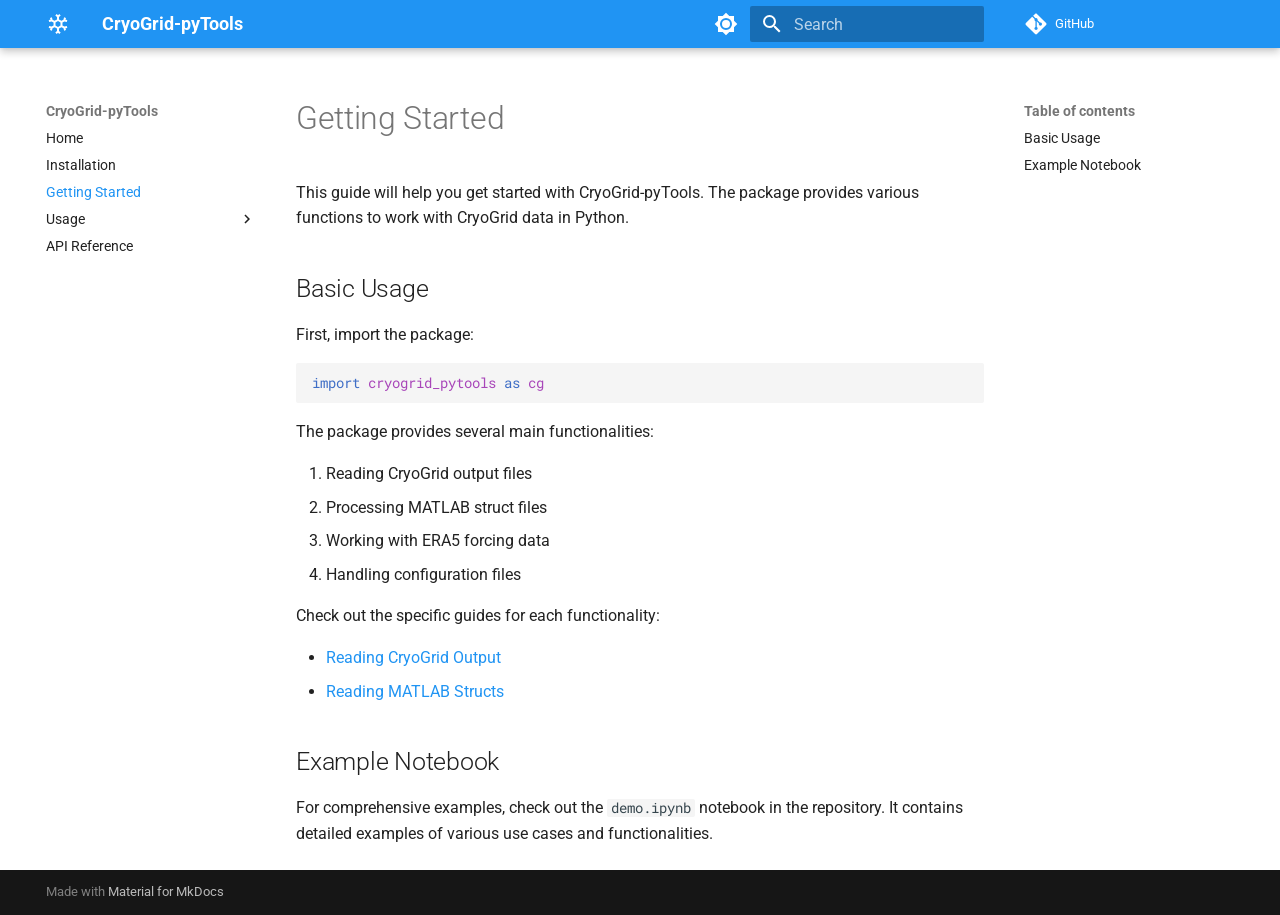
<file: getting-started/index.html>
<!doctype html>
<html lang="en" class="no-js">
  <head>
    
      <meta charset="utf-8">
      <meta name="viewport" content="width=device-width,initial-scale=1">
      
      
      
      
        <link rel="prev" href="../installation/">
      
      
        <link rel="next" href="../usage/reading-output/">
      
      
        
      
      
      <link rel="icon" href="../assets/images/favicon.png">
      <meta name="generator" content="mkdocs-1.6.1, mkdocs-material-9.8.0">
    
    
      
        <title>Getting Started - CryoGrid-pyTools</title>
      
    
    
      <link rel="stylesheet" href="../assets/stylesheets/main.57a0d79d.min.css">
      
        
        <link rel="stylesheet" href="../assets/stylesheets/palette.fb2fffe2.min.css">
      
      


    
    
      
    
    
      
        
        
        <link rel="preconnect" href="https://fonts.gstatic.com" crossorigin>
        <link rel="stylesheet" href="https://fonts.googleapis.com/css?family=Roboto:300,300i,400,400i,700,700i%7CRoboto+Mono:400,400i,700,700i&display=fallback">
        <style>:root{--md-text-font:"Roboto";--md-code-font:"Roboto Mono"}</style>
      
    
    
      <link rel="stylesheet" href="../assets/_mkdocstrings.css">
    
      <link rel="stylesheet" href="../stylesheets/extra.css">
    
    <script>__md_scope=new URL("..",location),__md_hash=e=>[...e].reduce(((e,_)=>(e<<5)-e+_.charCodeAt(0)),0),__md_get=(e,_=localStorage,t=__md_scope)=>JSON.parse(_.getItem(t.pathname+"."+e)),__md_set=(e,_,t=localStorage,a=__md_scope)=>{try{t.setItem(a.pathname+"."+e,JSON.stringify(_))}catch(e){}}</script>
    
      

    
    
  </head>
  
  
    
    
      
    
    
    
    
    <body dir="ltr" data-md-color-scheme="default" data-md-color-primary="blue" data-md-color-accent="indigo">
  
    
    <input class="md-toggle" data-md-toggle="drawer" type="checkbox" id="__drawer" autocomplete="off">
    <input class="md-toggle" data-md-toggle="search" type="checkbox" id="__search" autocomplete="off">
    <label class="md-overlay" for="__drawer"></label>
    <div data-md-component="skip">
      
        
        <a href="#getting-started" class="md-skip">
          Skip to content
        </a>
      
    </div>
    <div data-md-component="announce">
      
    </div>
    
    
      

  

<header class="md-header md-header--shadow" data-md-component="header">
  <nav class="md-header__inner md-grid" aria-label="Header">
    <a href=".." title="CryoGrid-pyTools" class="md-header__button md-logo" aria-label="CryoGrid-pyTools" data-md-component="logo">
      
  
  <svg xmlns="http://www.w3.org/2000/svg" viewBox="0 0 24 24"><path d="m20.79 13.95-2.33.62-2-1.13v-2.88l2-1.13 2.33.62.52-1.93-1.77-.47.46-1.77-1.93-.52-.62 2.33-2 1.13L13 7.38V5.12l1.71-1.71L13.29 2 12 3.29 10.71 2 9.29 3.41 11 5.12v2.26L8.5 8.82l-2-1.13-.58-2.33L4 5.88l.47 1.77-1.77.47.52 1.93 2.33-.62 2 1.13v2.89l-2 1.13-2.33-.62-.52 1.93 1.77.47L4 18.12l1.93.52.62-2.33 2-1.13L11 16.62v2.26l-1.71 1.71L10.71 22 12 20.71 13.29 22l1.41-1.41-1.7-1.71v-2.26l2.5-1.45 2 1.13.62 2.33 1.88-.51-.47-1.77 1.77-.47zM9.5 10.56 12 9.11l2.5 1.45v2.88L12 14.89l-2.5-1.45z"/></svg>

    </a>
    <label class="md-header__button md-icon" for="__drawer">
      
      <svg xmlns="http://www.w3.org/2000/svg" viewBox="0 0 24 24"><path d="M3 6h18v2H3zm0 5h18v2H3zm0 5h18v2H3z"/></svg>
    </label>
    <div class="md-header__title" data-md-component="header-title">
      <div class="md-header__ellipsis">
        <div class="md-header__topic">
          <span class="md-ellipsis">
            CryoGrid-pyTools
          </span>
        </div>
        <div class="md-header__topic" data-md-component="header-topic">
          <span class="md-ellipsis">
            
              Getting Started
            
          </span>
        </div>
      </div>
    </div>
    
      
        <form class="md-header__option" data-md-component="palette">
  
    
    
    
    <input class="md-option" data-md-color-media="" data-md-color-scheme="default" data-md-color-primary="blue" data-md-color-accent="indigo"  aria-label="Switch to dark mode"  type="radio" name="__palette" id="__palette_0">
    
      <label class="md-header__button md-icon" title="Switch to dark mode" for="__palette_1" hidden>
        <svg xmlns="http://www.w3.org/2000/svg" viewBox="0 0 24 24"><path d="M12 8a4 4 0 0 0-4 4 4 4 0 0 0 4 4 4 4 0 0 0 4-4 4 4 0 0 0-4-4m0 10a6 6 0 0 1-6-6 6 6 0 0 1 6-6 6 6 0 0 1 6 6 6 6 0 0 1-6 6m8-9.31V4h-4.69L12 .69 8.69 4H4v4.69L.69 12 4 15.31V20h4.69L12 23.31 15.31 20H20v-4.69L23.31 12z"/></svg>
      </label>
    
  
    
    
    
    <input class="md-option" data-md-color-media="" data-md-color-scheme="slate" data-md-color-primary="blue" data-md-color-accent="indigo"  aria-label="Switch to light mode"  type="radio" name="__palette" id="__palette_1">
    
      <label class="md-header__button md-icon" title="Switch to light mode" for="__palette_0" hidden>
        <svg xmlns="http://www.w3.org/2000/svg" viewBox="0 0 24 24"><path d="M12 18c-.89 0-1.74-.2-2.5-.55C11.56 16.5 13 14.42 13 12s-1.44-4.5-3.5-5.45C10.26 6.2 11.11 6 12 6a6 6 0 0 1 6 6 6 6 0 0 1-6 6m8-9.31V4h-4.69L12 .69 8.69 4H4v4.69L.69 12 4 15.31V20h4.69L12 23.31 15.31 20H20v-4.69L23.31 12z"/></svg>
      </label>
    
  
</form>
      
    
    
      <script>var palette=__md_get("__palette");if(palette&&palette.color){if("(prefers-color-scheme)"===palette.color.media){var media=matchMedia("(prefers-color-scheme: light)"),input=document.querySelector(media.matches?"[data-md-color-media='(prefers-color-scheme: light)']":"[data-md-color-media='(prefers-color-scheme: dark)']");palette.color.media=input.getAttribute("data-md-color-media"),palette.color.scheme=input.getAttribute("data-md-color-scheme"),palette.color.primary=input.getAttribute("data-md-color-primary"),palette.color.accent=input.getAttribute("data-md-color-accent")}for(var[key,value]of Object.entries(palette.color))document.body.setAttribute("data-md-color-"+key,value)}</script>
    
    
    
      
      
        <label class="md-header__button md-icon" for="__search">
          
          <svg xmlns="http://www.w3.org/2000/svg" viewBox="0 0 24 24"><path d="M9.5 3A6.5 6.5 0 0 1 16 9.5c0 1.61-.59 3.09-1.56 4.23l.27.27h.79l5 5-1.5 1.5-5-5v-.79l-.27-.27A6.52 6.52 0 0 1 9.5 16 6.5 6.5 0 0 1 3 9.5 6.5 6.5 0 0 1 9.5 3m0 2C7 5 5 7 5 9.5S7 14 9.5 14 14 12 14 9.5 12 5 9.5 5"/></svg>
        </label>
        <div class="md-search" data-md-component="search" role="dialog">
  <label class="md-search__overlay" for="__search"></label>
  <div class="md-search__inner" role="search">
    <form class="md-search__form" name="search">
      <input type="text" class="md-search__input" name="query" aria-label="Search" placeholder="Search" autocapitalize="off" autocorrect="off" autocomplete="off" spellcheck="false" data-md-component="search-query" required>
      <label class="md-search__icon md-icon" for="__search">
        
        <svg xmlns="http://www.w3.org/2000/svg" viewBox="0 0 24 24"><path d="M9.5 3A6.5 6.5 0 0 1 16 9.5c0 1.61-.59 3.09-1.56 4.23l.27.27h.79l5 5-1.5 1.5-5-5v-.79l-.27-.27A6.52 6.52 0 0 1 9.5 16 6.5 6.5 0 0 1 3 9.5 6.5 6.5 0 0 1 9.5 3m0 2C7 5 5 7 5 9.5S7 14 9.5 14 14 12 14 9.5 12 5 9.5 5"/></svg>
        
        <svg xmlns="http://www.w3.org/2000/svg" viewBox="0 0 24 24"><path d="M20 11v2H8l5.5 5.5-1.42 1.42L4.16 12l7.92-7.92L13.5 5.5 8 11z"/></svg>
      </label>
      <nav class="md-search__options" aria-label="Search">
        
        <button type="reset" class="md-search__icon md-icon" title="Clear" aria-label="Clear" tabindex="-1">
          
          <svg xmlns="http://www.w3.org/2000/svg" viewBox="0 0 24 24"><path d="M19 6.41 17.59 5 12 10.59 6.41 5 5 6.41 10.59 12 5 17.59 6.41 19 12 13.41 17.59 19 19 17.59 13.41 12z"/></svg>
        </button>
      </nav>
      
    </form>
    <div class="md-search__output">
      <div class="md-search__scrollwrap" tabindex="0" data-md-scrollfix>
        <div class="md-search-result" data-md-component="search-result">
          <div class="md-search-result__meta">
            Initializing search
          </div>
          <ol class="md-search-result__list" role="presentation"></ol>
        </div>
      </div>
    </div>
  </div>
</div>
      
    
    
      <div class="md-header__source">
        <a href="https://github.com/lukegre/CryoGrid-pyTools" title="Go to repository" class="md-source" data-md-component="source">
  <div class="md-source__icon md-icon">
    
    <svg xmlns="http://www.w3.org/2000/svg" viewBox="0 0 448 512"><!--! Font Awesome Free 7.1.0 by @fontawesome - https://fontawesome.com License - https://fontawesome.com/license/free (Icons: CC BY 4.0, Fonts: SIL OFL 1.1, Code: MIT License) Copyright 2025 Fonticons, Inc.--><path d="M439.6 236.1 244 40.5c-5.4-5.5-12.8-8.5-20.4-8.5s-15 3-20.4 8.4L162.5 81l51.5 51.5c27.1-9.1 52.7 16.8 43.4 43.7l49.7 49.7c34.2-11.8 61.2 31 35.5 56.7-26.5 26.5-70.2-2.9-56-37.3L240.3 199v121.9c25.3 12.5 22.3 41.8 9.1 55-6.4 6.4-15.2 10.1-24.3 10.1s-17.8-3.6-24.3-10.1c-17.6-17.6-11.1-46.9 11.2-56v-123c-20.8-8.5-24.6-30.7-18.6-45L142.6 101 8.5 235.1C3 240.6 0 247.9 0 255.5s3 15 8.5 20.4l195.6 195.7c5.4 5.4 12.7 8.4 20.4 8.4s15-3 20.4-8.4l194.7-194.7c5.4-5.4 8.4-12.8 8.4-20.4s-3-15-8.4-20.4"/></svg>
  </div>
  <div class="md-source__repository">
    GitHub
  </div>
</a>
      </div>
    
  </nav>
  
</header>
    
    <div class="md-container" data-md-component="container">
      
      
        
          
        
      
      <main class="md-main" data-md-component="main">
        <div class="md-main__inner md-grid">
          
            
              
              <div class="md-sidebar md-sidebar--primary" data-md-component="sidebar" data-md-type="navigation" >
                <div class="md-sidebar__scrollwrap">
                  <div class="md-sidebar__inner">
                    



<nav class="md-nav md-nav--primary" aria-label="Navigation" data-md-level="0">
  <label class="md-nav__title" for="__drawer">
    <a href=".." title="CryoGrid-pyTools" class="md-nav__button md-logo" aria-label="CryoGrid-pyTools" data-md-component="logo">
      
  
  <svg xmlns="http://www.w3.org/2000/svg" viewBox="0 0 24 24"><path d="m20.79 13.95-2.33.62-2-1.13v-2.88l2-1.13 2.33.62.52-1.93-1.77-.47.46-1.77-1.93-.52-.62 2.33-2 1.13L13 7.38V5.12l1.71-1.71L13.29 2 12 3.29 10.71 2 9.29 3.41 11 5.12v2.26L8.5 8.82l-2-1.13-.58-2.33L4 5.88l.47 1.77-1.77.47.52 1.93 2.33-.62 2 1.13v2.89l-2 1.13-2.33-.62-.52 1.93 1.77.47L4 18.12l1.93.52.62-2.33 2-1.13L11 16.62v2.26l-1.71 1.71L10.71 22 12 20.71 13.29 22l1.41-1.41-1.7-1.71v-2.26l2.5-1.45 2 1.13.62 2.33 1.88-.51-.47-1.77 1.77-.47zM9.5 10.56 12 9.11l2.5 1.45v2.88L12 14.89l-2.5-1.45z"/></svg>

    </a>
    CryoGrid-pyTools
  </label>
  
    <div class="md-nav__source">
      <a href="https://github.com/lukegre/CryoGrid-pyTools" title="Go to repository" class="md-source" data-md-component="source">
  <div class="md-source__icon md-icon">
    
    <svg xmlns="http://www.w3.org/2000/svg" viewBox="0 0 448 512"><!--! Font Awesome Free 7.1.0 by @fontawesome - https://fontawesome.com License - https://fontawesome.com/license/free (Icons: CC BY 4.0, Fonts: SIL OFL 1.1, Code: MIT License) Copyright 2025 Fonticons, Inc.--><path d="M439.6 236.1 244 40.5c-5.4-5.5-12.8-8.5-20.4-8.5s-15 3-20.4 8.4L162.5 81l51.5 51.5c27.1-9.1 52.7 16.8 43.4 43.7l49.7 49.7c34.2-11.8 61.2 31 35.5 56.7-26.5 26.5-70.2-2.9-56-37.3L240.3 199v121.9c25.3 12.5 22.3 41.8 9.1 55-6.4 6.4-15.2 10.1-24.3 10.1s-17.8-3.6-24.3-10.1c-17.6-17.6-11.1-46.9 11.2-56v-123c-20.8-8.5-24.6-30.7-18.6-45L142.6 101 8.5 235.1C3 240.6 0 247.9 0 255.5s3 15 8.5 20.4l195.6 195.7c5.4 5.4 12.7 8.4 20.4 8.4s15-3 20.4-8.4l194.7-194.7c5.4-5.4 8.4-12.8 8.4-20.4s-3-15-8.4-20.4"/></svg>
  </div>
  <div class="md-source__repository">
    GitHub
  </div>
</a>
    </div>
  
  <ul class="md-nav__list" data-md-scrollfix>
    
      
      
  
  
  
  
    <li class="md-nav__item">
      <a href=".." class="md-nav__link">
        
  
  
  <span class="md-ellipsis">
    
  
    Home
  

    
  </span>
  
  

      </a>
    </li>
  

    
      
      
  
  
  
  
    <li class="md-nav__item">
      <a href="../installation/" class="md-nav__link">
        
  
  
  <span class="md-ellipsis">
    
  
    Installation
  

    
  </span>
  
  

      </a>
    </li>
  

    
      
      
  
  
    
  
  
  
    <li class="md-nav__item md-nav__item--active">
      
      <input class="md-nav__toggle md-toggle" type="checkbox" id="__toc">
      
      
        
      
      
        <label class="md-nav__link md-nav__link--active" for="__toc">
          
  
  
  <span class="md-ellipsis">
    
  
    Getting Started
  

    
  </span>
  
  

          <span class="md-nav__icon md-icon"></span>
        </label>
      
      <a href="./" class="md-nav__link md-nav__link--active">
        
  
  
  <span class="md-ellipsis">
    
  
    Getting Started
  

    
  </span>
  
  

      </a>
      
        

<nav class="md-nav md-nav--secondary" aria-label="Table of contents">
  
  
  
    
  
  
    <label class="md-nav__title" for="__toc">
      <span class="md-nav__icon md-icon"></span>
      Table of contents
    </label>
    <ul class="md-nav__list" data-md-component="toc" data-md-scrollfix>
      
        <li class="md-nav__item">
  <a href="#basic-usage" class="md-nav__link">
    <span class="md-ellipsis">
      
        Basic Usage
      
    </span>
  </a>
  
</li>
      
        <li class="md-nav__item">
  <a href="#example-notebook" class="md-nav__link">
    <span class="md-ellipsis">
      
        Example Notebook
      
    </span>
  </a>
  
</li>
      
    </ul>
  
</nav>
      
    </li>
  

    
      
      
  
  
  
  
    
    
    
    
    
    <li class="md-nav__item md-nav__item--nested">
      
        
        
        <input class="md-nav__toggle md-toggle " type="checkbox" id="__nav_4" >
        
          
          <label class="md-nav__link" for="__nav_4" id="__nav_4_label" tabindex="0">
            
  
  
  <span class="md-ellipsis">
    
  
    Usage
  

    
  </span>
  
  

            <span class="md-nav__icon md-icon"></span>
          </label>
        
        <nav class="md-nav" data-md-level="1" aria-labelledby="__nav_4_label" aria-expanded="false">
          <label class="md-nav__title" for="__nav_4">
            <span class="md-nav__icon md-icon"></span>
            
  
    Usage
  

          </label>
          <ul class="md-nav__list" data-md-scrollfix>
            
              
                
  
  
  
  
    <li class="md-nav__item">
      <a href="../usage/reading-output/" class="md-nav__link">
        
  
  
  <span class="md-ellipsis">
    
  
    Reading CryoGrid Output
  

    
  </span>
  
  

      </a>
    </li>
  

              
            
              
                
  
  
  
  
    <li class="md-nav__item">
      <a href="../usage/reading-matlab/" class="md-nav__link">
        
  
  
  <span class="md-ellipsis">
    
  
    Reading MATLAB Structs
  

    
  </span>
  
  

      </a>
    </li>
  

              
            
              
                
  
  
  
  
    <li class="md-nav__item">
      <a href="../usage/mapping-clustered-runs/" class="md-nav__link">
        
  
  
  <span class="md-ellipsis">
    
  
    Mapping clustered runs
  

    
  </span>
  
  

      </a>
    </li>
  

              
            
              
                
  
  
  
  
    <li class="md-nav__item">
      <a href="../usage/forcing/" class="md-nav__link">
        
  
  
  <span class="md-ellipsis">
    
  
    Working with Forcing Data
  

    
  </span>
  
  

      </a>
    </li>
  

              
            
              
                
  
  
  
  
    <li class="md-nav__item">
      <a href="../usage/forcing-spatial/" class="md-nav__link">
        
  
  
  <span class="md-ellipsis">
    
  
    Spatial Data and Forcing
  

    
  </span>
  
  

      </a>
    </li>
  

              
            
          </ul>
        </nav>
      
    </li>
  

    
      
      
  
  
  
  
    <li class="md-nav__item">
      <a href="../api-reference/" class="md-nav__link">
        
  
  
  <span class="md-ellipsis">
    
  
    API Reference
  

    
  </span>
  
  

      </a>
    </li>
  

    
  </ul>
</nav>
                  </div>
                </div>
              </div>
            
            
              
              <div class="md-sidebar md-sidebar--secondary" data-md-component="sidebar" data-md-type="toc" >
                <div class="md-sidebar__scrollwrap">
                  <div class="md-sidebar__inner">
                    

<nav class="md-nav md-nav--secondary" aria-label="Table of contents">
  
  
  
    
  
  
    <label class="md-nav__title" for="__toc">
      <span class="md-nav__icon md-icon"></span>
      Table of contents
    </label>
    <ul class="md-nav__list" data-md-component="toc" data-md-scrollfix>
      
        <li class="md-nav__item">
  <a href="#basic-usage" class="md-nav__link">
    <span class="md-ellipsis">
      
        Basic Usage
      
    </span>
  </a>
  
</li>
      
        <li class="md-nav__item">
  <a href="#example-notebook" class="md-nav__link">
    <span class="md-ellipsis">
      
        Example Notebook
      
    </span>
  </a>
  
</li>
      
    </ul>
  
</nav>
                  </div>
                </div>
              </div>
            
          
          
            <div class="md-content" data-md-component="content">
              
              <article class="md-content__inner md-typeset">
                
                  


  
  


<h1 id="getting-started">Getting Started</h1>
<p>This guide will help you get started with CryoGrid-pyTools. The package provides various functions to work with CryoGrid data in Python.</p>
<h2 id="basic-usage">Basic Usage</h2>
<p>First, import the package:</p>
<div class="highlight"><pre><span></span><code><a id="__codelineno-0-1" name="__codelineno-0-1" href="#__codelineno-0-1"></a><span class="kn">import</span><span class="w"> </span><span class="nn">cryogrid_pytools</span><span class="w"> </span><span class="k">as</span><span class="w"> </span><span class="nn">cg</span>
</code></pre></div>
<p>The package provides several main functionalities:</p>
<ol>
<li>Reading CryoGrid output files</li>
<li>Processing MATLAB struct files</li>
<li>Working with ERA5 forcing data</li>
<li>Handling configuration files</li>
</ol>
<p>Check out the specific guides for each functionality:</p>
<ul>
<li><a href="../usage/reading-output/">Reading CryoGrid Output</a></li>
<li><a href="../usage/reading-matlab/">Reading MATLAB Structs</a></li>
</ul>
<h2 id="example-notebook">Example Notebook</h2>
<p>For comprehensive examples, check out the <code>demo.ipynb</code> notebook in the repository. It contains detailed examples of various use cases and functionalities.</p>












                
              </article>
            </div>
          
          
<script>var target=document.getElementById(location.hash.slice(1));target&&target.name&&(target.checked=target.name.startsWith("__tabbed_"))</script>
        </div>
        
      </main>
      
        <footer class="md-footer">
  
  <div class="md-footer-meta md-typeset">
    <div class="md-footer-meta__inner md-grid">
      <div class="md-copyright">
  
  
    Made with
    <a href="https://squidfunk.github.io/mkdocs-material/" target="_blank" rel="noopener">
      Material for MkDocs
    </a>
  
</div>
      
    </div>
  </div>
</footer>
      
    </div>
    <div class="md-dialog" data-md-component="dialog">
      <div class="md-dialog__inner md-typeset"></div>
    </div>
    
    
    
      
      
      <script id="__config" type="application/json">{"annotate": null, "base": "..", "features": [], "search": "../assets/javascripts/workers/search.a7633da7.min.js", "tags": null, "translations": {"clipboard.copied": "Copied to clipboard", "clipboard.copy": "Copy to clipboard", "search.result.more.one": "1 more on this page", "search.result.more.other": "# more on this page", "search.result.none": "No matching documents", "search.result.one": "1 matching document", "search.result.other": "# matching documents", "search.result.placeholder": "Type to start searching", "search.result.term.missing": "Missing", "select.version": "Select version"}, "version": null}</script>
    
    
      <script src="../assets/javascripts/bundle.c21346df.min.js"></script>
      
    
  </body>
</html>
</file>
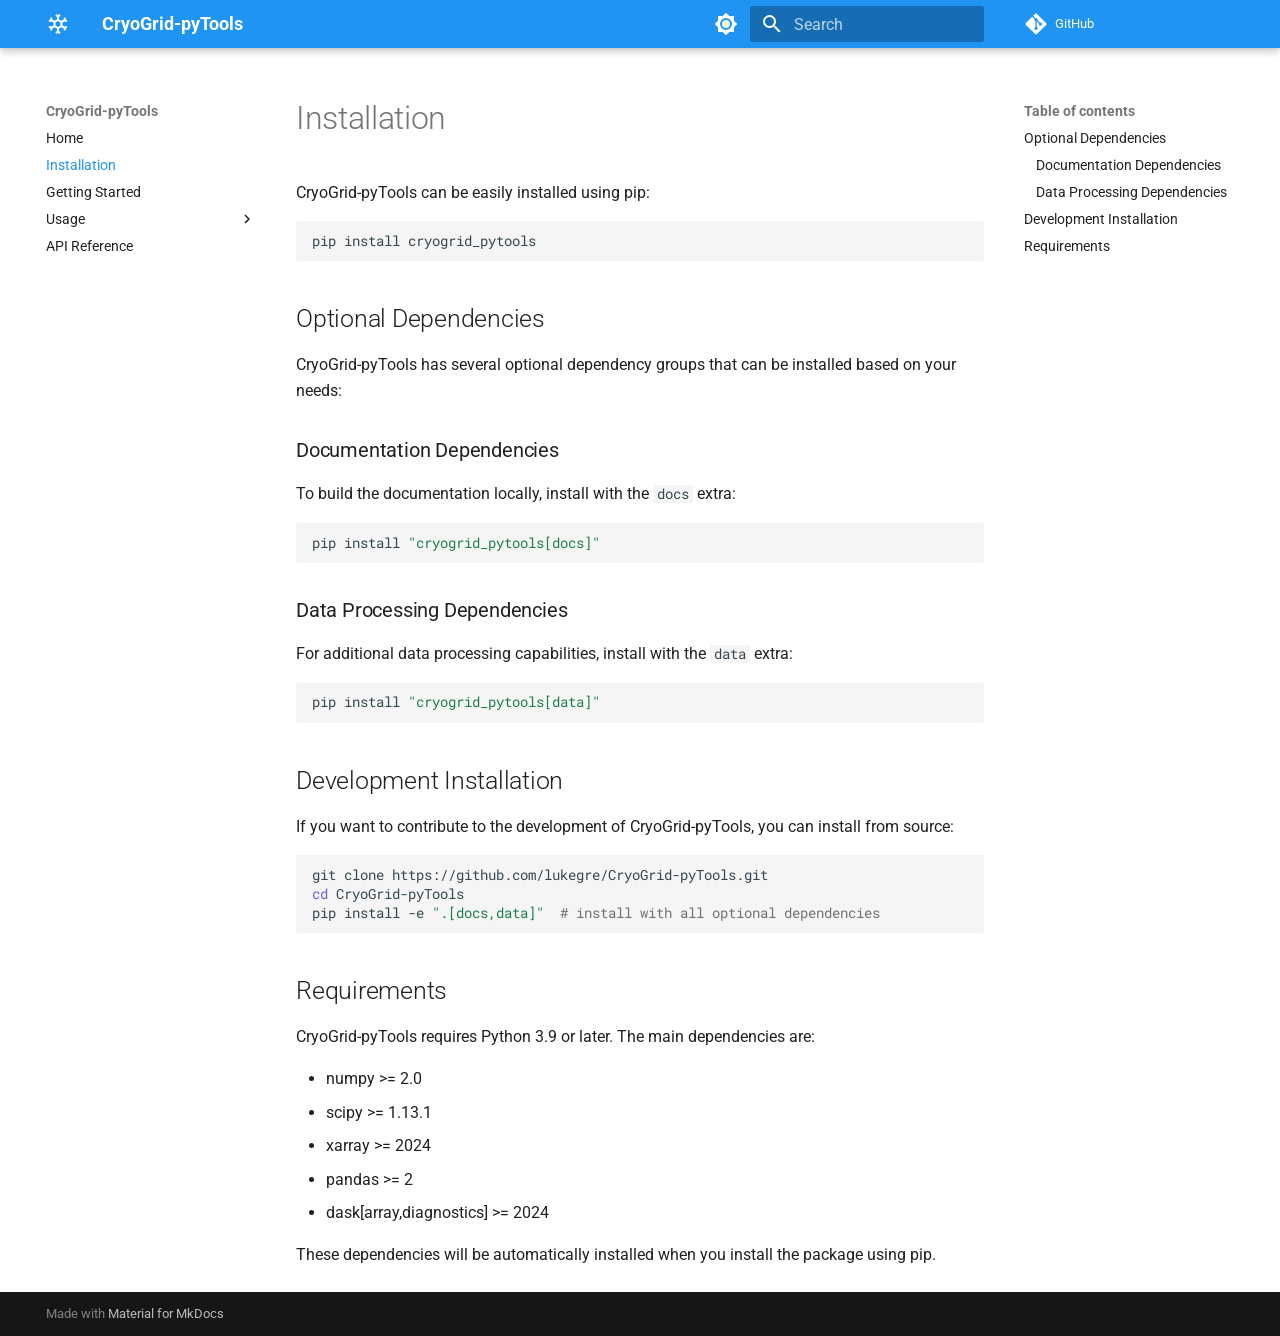
<file: installation/index.html>
<!doctype html>
<html lang="en" class="no-js">
  <head>
    
      <meta charset="utf-8">
      <meta name="viewport" content="width=device-width,initial-scale=1">
      
      
      
      
        <link rel="prev" href="..">
      
      
        <link rel="next" href="../getting-started/">
      
      
        
      
      
      <link rel="icon" href="../assets/images/favicon.png">
      <meta name="generator" content="mkdocs-1.6.1, mkdocs-material-9.8.0">
    
    
      
        <title>Installation - CryoGrid-pyTools</title>
      
    
    
      <link rel="stylesheet" href="../assets/stylesheets/main.57a0d79d.min.css">
      
        
        <link rel="stylesheet" href="../assets/stylesheets/palette.fb2fffe2.min.css">
      
      


    
    
      
    
    
      
        
        
        <link rel="preconnect" href="https://fonts.gstatic.com" crossorigin>
        <link rel="stylesheet" href="https://fonts.googleapis.com/css?family=Roboto:300,300i,400,400i,700,700i%7CRoboto+Mono:400,400i,700,700i&display=fallback">
        <style>:root{--md-text-font:"Roboto";--md-code-font:"Roboto Mono"}</style>
      
    
    
      <link rel="stylesheet" href="../assets/_mkdocstrings.css">
    
      <link rel="stylesheet" href="../stylesheets/extra.css">
    
    <script>__md_scope=new URL("..",location),__md_hash=e=>[...e].reduce(((e,_)=>(e<<5)-e+_.charCodeAt(0)),0),__md_get=(e,_=localStorage,t=__md_scope)=>JSON.parse(_.getItem(t.pathname+"."+e)),__md_set=(e,_,t=localStorage,a=__md_scope)=>{try{t.setItem(a.pathname+"."+e,JSON.stringify(_))}catch(e){}}</script>
    
      

    
    
  </head>
  
  
    
    
      
    
    
    
    
    <body dir="ltr" data-md-color-scheme="default" data-md-color-primary="blue" data-md-color-accent="indigo">
  
    
    <input class="md-toggle" data-md-toggle="drawer" type="checkbox" id="__drawer" autocomplete="off">
    <input class="md-toggle" data-md-toggle="search" type="checkbox" id="__search" autocomplete="off">
    <label class="md-overlay" for="__drawer"></label>
    <div data-md-component="skip">
      
        
        <a href="#installation" class="md-skip">
          Skip to content
        </a>
      
    </div>
    <div data-md-component="announce">
      
    </div>
    
    
      

  

<header class="md-header md-header--shadow" data-md-component="header">
  <nav class="md-header__inner md-grid" aria-label="Header">
    <a href=".." title="CryoGrid-pyTools" class="md-header__button md-logo" aria-label="CryoGrid-pyTools" data-md-component="logo">
      
  
  <svg xmlns="http://www.w3.org/2000/svg" viewBox="0 0 24 24"><path d="m20.79 13.95-2.33.62-2-1.13v-2.88l2-1.13 2.33.62.52-1.93-1.77-.47.46-1.77-1.93-.52-.62 2.33-2 1.13L13 7.38V5.12l1.71-1.71L13.29 2 12 3.29 10.71 2 9.29 3.41 11 5.12v2.26L8.5 8.82l-2-1.13-.58-2.33L4 5.88l.47 1.77-1.77.47.52 1.93 2.33-.62 2 1.13v2.89l-2 1.13-2.33-.62-.52 1.93 1.77.47L4 18.12l1.93.52.62-2.33 2-1.13L11 16.62v2.26l-1.71 1.71L10.71 22 12 20.71 13.29 22l1.41-1.41-1.7-1.71v-2.26l2.5-1.45 2 1.13.62 2.33 1.88-.51-.47-1.77 1.77-.47zM9.5 10.56 12 9.11l2.5 1.45v2.88L12 14.89l-2.5-1.45z"/></svg>

    </a>
    <label class="md-header__button md-icon" for="__drawer">
      
      <svg xmlns="http://www.w3.org/2000/svg" viewBox="0 0 24 24"><path d="M3 6h18v2H3zm0 5h18v2H3zm0 5h18v2H3z"/></svg>
    </label>
    <div class="md-header__title" data-md-component="header-title">
      <div class="md-header__ellipsis">
        <div class="md-header__topic">
          <span class="md-ellipsis">
            CryoGrid-pyTools
          </span>
        </div>
        <div class="md-header__topic" data-md-component="header-topic">
          <span class="md-ellipsis">
            
              Installation
            
          </span>
        </div>
      </div>
    </div>
    
      
        <form class="md-header__option" data-md-component="palette">
  
    
    
    
    <input class="md-option" data-md-color-media="" data-md-color-scheme="default" data-md-color-primary="blue" data-md-color-accent="indigo"  aria-label="Switch to dark mode"  type="radio" name="__palette" id="__palette_0">
    
      <label class="md-header__button md-icon" title="Switch to dark mode" for="__palette_1" hidden>
        <svg xmlns="http://www.w3.org/2000/svg" viewBox="0 0 24 24"><path d="M12 8a4 4 0 0 0-4 4 4 4 0 0 0 4 4 4 4 0 0 0 4-4 4 4 0 0 0-4-4m0 10a6 6 0 0 1-6-6 6 6 0 0 1 6-6 6 6 0 0 1 6 6 6 6 0 0 1-6 6m8-9.31V4h-4.69L12 .69 8.69 4H4v4.69L.69 12 4 15.31V20h4.69L12 23.31 15.31 20H20v-4.69L23.31 12z"/></svg>
      </label>
    
  
    
    
    
    <input class="md-option" data-md-color-media="" data-md-color-scheme="slate" data-md-color-primary="blue" data-md-color-accent="indigo"  aria-label="Switch to light mode"  type="radio" name="__palette" id="__palette_1">
    
      <label class="md-header__button md-icon" title="Switch to light mode" for="__palette_0" hidden>
        <svg xmlns="http://www.w3.org/2000/svg" viewBox="0 0 24 24"><path d="M12 18c-.89 0-1.74-.2-2.5-.55C11.56 16.5 13 14.42 13 12s-1.44-4.5-3.5-5.45C10.26 6.2 11.11 6 12 6a6 6 0 0 1 6 6 6 6 0 0 1-6 6m8-9.31V4h-4.69L12 .69 8.69 4H4v4.69L.69 12 4 15.31V20h4.69L12 23.31 15.31 20H20v-4.69L23.31 12z"/></svg>
      </label>
    
  
</form>
      
    
    
      <script>var palette=__md_get("__palette");if(palette&&palette.color){if("(prefers-color-scheme)"===palette.color.media){var media=matchMedia("(prefers-color-scheme: light)"),input=document.querySelector(media.matches?"[data-md-color-media='(prefers-color-scheme: light)']":"[data-md-color-media='(prefers-color-scheme: dark)']");palette.color.media=input.getAttribute("data-md-color-media"),palette.color.scheme=input.getAttribute("data-md-color-scheme"),palette.color.primary=input.getAttribute("data-md-color-primary"),palette.color.accent=input.getAttribute("data-md-color-accent")}for(var[key,value]of Object.entries(palette.color))document.body.setAttribute("data-md-color-"+key,value)}</script>
    
    
    
      
      
        <label class="md-header__button md-icon" for="__search">
          
          <svg xmlns="http://www.w3.org/2000/svg" viewBox="0 0 24 24"><path d="M9.5 3A6.5 6.5 0 0 1 16 9.5c0 1.61-.59 3.09-1.56 4.23l.27.27h.79l5 5-1.5 1.5-5-5v-.79l-.27-.27A6.52 6.52 0 0 1 9.5 16 6.5 6.5 0 0 1 3 9.5 6.5 6.5 0 0 1 9.5 3m0 2C7 5 5 7 5 9.5S7 14 9.5 14 14 12 14 9.5 12 5 9.5 5"/></svg>
        </label>
        <div class="md-search" data-md-component="search" role="dialog">
  <label class="md-search__overlay" for="__search"></label>
  <div class="md-search__inner" role="search">
    <form class="md-search__form" name="search">
      <input type="text" class="md-search__input" name="query" aria-label="Search" placeholder="Search" autocapitalize="off" autocorrect="off" autocomplete="off" spellcheck="false" data-md-component="search-query" required>
      <label class="md-search__icon md-icon" for="__search">
        
        <svg xmlns="http://www.w3.org/2000/svg" viewBox="0 0 24 24"><path d="M9.5 3A6.5 6.5 0 0 1 16 9.5c0 1.61-.59 3.09-1.56 4.23l.27.27h.79l5 5-1.5 1.5-5-5v-.79l-.27-.27A6.52 6.52 0 0 1 9.5 16 6.5 6.5 0 0 1 3 9.5 6.5 6.5 0 0 1 9.5 3m0 2C7 5 5 7 5 9.5S7 14 9.5 14 14 12 14 9.5 12 5 9.5 5"/></svg>
        
        <svg xmlns="http://www.w3.org/2000/svg" viewBox="0 0 24 24"><path d="M20 11v2H8l5.5 5.5-1.42 1.42L4.16 12l7.92-7.92L13.5 5.5 8 11z"/></svg>
      </label>
      <nav class="md-search__options" aria-label="Search">
        
        <button type="reset" class="md-search__icon md-icon" title="Clear" aria-label="Clear" tabindex="-1">
          
          <svg xmlns="http://www.w3.org/2000/svg" viewBox="0 0 24 24"><path d="M19 6.41 17.59 5 12 10.59 6.41 5 5 6.41 10.59 12 5 17.59 6.41 19 12 13.41 17.59 19 19 17.59 13.41 12z"/></svg>
        </button>
      </nav>
      
    </form>
    <div class="md-search__output">
      <div class="md-search__scrollwrap" tabindex="0" data-md-scrollfix>
        <div class="md-search-result" data-md-component="search-result">
          <div class="md-search-result__meta">
            Initializing search
          </div>
          <ol class="md-search-result__list" role="presentation"></ol>
        </div>
      </div>
    </div>
  </div>
</div>
      
    
    
      <div class="md-header__source">
        <a href="https://github.com/lukegre/CryoGrid-pyTools" title="Go to repository" class="md-source" data-md-component="source">
  <div class="md-source__icon md-icon">
    
    <svg xmlns="http://www.w3.org/2000/svg" viewBox="0 0 448 512"><!--! Font Awesome Free 7.1.0 by @fontawesome - https://fontawesome.com License - https://fontawesome.com/license/free (Icons: CC BY 4.0, Fonts: SIL OFL 1.1, Code: MIT License) Copyright 2025 Fonticons, Inc.--><path d="M439.6 236.1 244 40.5c-5.4-5.5-12.8-8.5-20.4-8.5s-15 3-20.4 8.4L162.5 81l51.5 51.5c27.1-9.1 52.7 16.8 43.4 43.7l49.7 49.7c34.2-11.8 61.2 31 35.5 56.7-26.5 26.5-70.2-2.9-56-37.3L240.3 199v121.9c25.3 12.5 22.3 41.8 9.1 55-6.4 6.4-15.2 10.1-24.3 10.1s-17.8-3.6-24.3-10.1c-17.6-17.6-11.1-46.9 11.2-56v-123c-20.8-8.5-24.6-30.7-18.6-45L142.6 101 8.5 235.1C3 240.6 0 247.9 0 255.5s3 15 8.5 20.4l195.6 195.7c5.4 5.4 12.7 8.4 20.4 8.4s15-3 20.4-8.4l194.7-194.7c5.4-5.4 8.4-12.8 8.4-20.4s-3-15-8.4-20.4"/></svg>
  </div>
  <div class="md-source__repository">
    GitHub
  </div>
</a>
      </div>
    
  </nav>
  
</header>
    
    <div class="md-container" data-md-component="container">
      
      
        
          
        
      
      <main class="md-main" data-md-component="main">
        <div class="md-main__inner md-grid">
          
            
              
              <div class="md-sidebar md-sidebar--primary" data-md-component="sidebar" data-md-type="navigation" >
                <div class="md-sidebar__scrollwrap">
                  <div class="md-sidebar__inner">
                    



<nav class="md-nav md-nav--primary" aria-label="Navigation" data-md-level="0">
  <label class="md-nav__title" for="__drawer">
    <a href=".." title="CryoGrid-pyTools" class="md-nav__button md-logo" aria-label="CryoGrid-pyTools" data-md-component="logo">
      
  
  <svg xmlns="http://www.w3.org/2000/svg" viewBox="0 0 24 24"><path d="m20.79 13.95-2.33.62-2-1.13v-2.88l2-1.13 2.33.62.52-1.93-1.77-.47.46-1.77-1.93-.52-.62 2.33-2 1.13L13 7.38V5.12l1.71-1.71L13.29 2 12 3.29 10.71 2 9.29 3.41 11 5.12v2.26L8.5 8.82l-2-1.13-.58-2.33L4 5.88l.47 1.77-1.77.47.52 1.93 2.33-.62 2 1.13v2.89l-2 1.13-2.33-.62-.52 1.93 1.77.47L4 18.12l1.93.52.62-2.33 2-1.13L11 16.62v2.26l-1.71 1.71L10.71 22 12 20.71 13.29 22l1.41-1.41-1.7-1.71v-2.26l2.5-1.45 2 1.13.62 2.33 1.88-.51-.47-1.77 1.77-.47zM9.5 10.56 12 9.11l2.5 1.45v2.88L12 14.89l-2.5-1.45z"/></svg>

    </a>
    CryoGrid-pyTools
  </label>
  
    <div class="md-nav__source">
      <a href="https://github.com/lukegre/CryoGrid-pyTools" title="Go to repository" class="md-source" data-md-component="source">
  <div class="md-source__icon md-icon">
    
    <svg xmlns="http://www.w3.org/2000/svg" viewBox="0 0 448 512"><!--! Font Awesome Free 7.1.0 by @fontawesome - https://fontawesome.com License - https://fontawesome.com/license/free (Icons: CC BY 4.0, Fonts: SIL OFL 1.1, Code: MIT License) Copyright 2025 Fonticons, Inc.--><path d="M439.6 236.1 244 40.5c-5.4-5.5-12.8-8.5-20.4-8.5s-15 3-20.4 8.4L162.5 81l51.5 51.5c27.1-9.1 52.7 16.8 43.4 43.7l49.7 49.7c34.2-11.8 61.2 31 35.5 56.7-26.5 26.5-70.2-2.9-56-37.3L240.3 199v121.9c25.3 12.5 22.3 41.8 9.1 55-6.4 6.4-15.2 10.1-24.3 10.1s-17.8-3.6-24.3-10.1c-17.6-17.6-11.1-46.9 11.2-56v-123c-20.8-8.5-24.6-30.7-18.6-45L142.6 101 8.5 235.1C3 240.6 0 247.9 0 255.5s3 15 8.5 20.4l195.6 195.7c5.4 5.4 12.7 8.4 20.4 8.4s15-3 20.4-8.4l194.7-194.7c5.4-5.4 8.4-12.8 8.4-20.4s-3-15-8.4-20.4"/></svg>
  </div>
  <div class="md-source__repository">
    GitHub
  </div>
</a>
    </div>
  
  <ul class="md-nav__list" data-md-scrollfix>
    
      
      
  
  
  
  
    <li class="md-nav__item">
      <a href=".." class="md-nav__link">
        
  
  
  <span class="md-ellipsis">
    
  
    Home
  

    
  </span>
  
  

      </a>
    </li>
  

    
      
      
  
  
    
  
  
  
    <li class="md-nav__item md-nav__item--active">
      
      <input class="md-nav__toggle md-toggle" type="checkbox" id="__toc">
      
      
        
      
      
        <label class="md-nav__link md-nav__link--active" for="__toc">
          
  
  
  <span class="md-ellipsis">
    
  
    Installation
  

    
  </span>
  
  

          <span class="md-nav__icon md-icon"></span>
        </label>
      
      <a href="./" class="md-nav__link md-nav__link--active">
        
  
  
  <span class="md-ellipsis">
    
  
    Installation
  

    
  </span>
  
  

      </a>
      
        

<nav class="md-nav md-nav--secondary" aria-label="Table of contents">
  
  
  
    
  
  
    <label class="md-nav__title" for="__toc">
      <span class="md-nav__icon md-icon"></span>
      Table of contents
    </label>
    <ul class="md-nav__list" data-md-component="toc" data-md-scrollfix>
      
        <li class="md-nav__item">
  <a href="#optional-dependencies" class="md-nav__link">
    <span class="md-ellipsis">
      
        Optional Dependencies
      
    </span>
  </a>
  
    <nav class="md-nav" aria-label="Optional Dependencies">
      <ul class="md-nav__list">
        
          <li class="md-nav__item">
  <a href="#documentation-dependencies" class="md-nav__link">
    <span class="md-ellipsis">
      
        Documentation Dependencies
      
    </span>
  </a>
  
</li>
        
          <li class="md-nav__item">
  <a href="#data-processing-dependencies" class="md-nav__link">
    <span class="md-ellipsis">
      
        Data Processing Dependencies
      
    </span>
  </a>
  
</li>
        
      </ul>
    </nav>
  
</li>
      
        <li class="md-nav__item">
  <a href="#development-installation" class="md-nav__link">
    <span class="md-ellipsis">
      
        Development Installation
      
    </span>
  </a>
  
</li>
      
        <li class="md-nav__item">
  <a href="#requirements" class="md-nav__link">
    <span class="md-ellipsis">
      
        Requirements
      
    </span>
  </a>
  
</li>
      
    </ul>
  
</nav>
      
    </li>
  

    
      
      
  
  
  
  
    <li class="md-nav__item">
      <a href="../getting-started/" class="md-nav__link">
        
  
  
  <span class="md-ellipsis">
    
  
    Getting Started
  

    
  </span>
  
  

      </a>
    </li>
  

    
      
      
  
  
  
  
    
    
    
    
    
    <li class="md-nav__item md-nav__item--nested">
      
        
        
        <input class="md-nav__toggle md-toggle " type="checkbox" id="__nav_4" >
        
          
          <label class="md-nav__link" for="__nav_4" id="__nav_4_label" tabindex="0">
            
  
  
  <span class="md-ellipsis">
    
  
    Usage
  

    
  </span>
  
  

            <span class="md-nav__icon md-icon"></span>
          </label>
        
        <nav class="md-nav" data-md-level="1" aria-labelledby="__nav_4_label" aria-expanded="false">
          <label class="md-nav__title" for="__nav_4">
            <span class="md-nav__icon md-icon"></span>
            
  
    Usage
  

          </label>
          <ul class="md-nav__list" data-md-scrollfix>
            
              
                
  
  
  
  
    <li class="md-nav__item">
      <a href="../usage/reading-output/" class="md-nav__link">
        
  
  
  <span class="md-ellipsis">
    
  
    Reading CryoGrid Output
  

    
  </span>
  
  

      </a>
    </li>
  

              
            
              
                
  
  
  
  
    <li class="md-nav__item">
      <a href="../usage/reading-matlab/" class="md-nav__link">
        
  
  
  <span class="md-ellipsis">
    
  
    Reading MATLAB Structs
  

    
  </span>
  
  

      </a>
    </li>
  

              
            
              
                
  
  
  
  
    <li class="md-nav__item">
      <a href="../usage/mapping-clustered-runs/" class="md-nav__link">
        
  
  
  <span class="md-ellipsis">
    
  
    Mapping clustered runs
  

    
  </span>
  
  

      </a>
    </li>
  

              
            
              
                
  
  
  
  
    <li class="md-nav__item">
      <a href="../usage/forcing/" class="md-nav__link">
        
  
  
  <span class="md-ellipsis">
    
  
    Working with Forcing Data
  

    
  </span>
  
  

      </a>
    </li>
  

              
            
              
                
  
  
  
  
    <li class="md-nav__item">
      <a href="../usage/forcing-spatial/" class="md-nav__link">
        
  
  
  <span class="md-ellipsis">
    
  
    Spatial Data and Forcing
  

    
  </span>
  
  

      </a>
    </li>
  

              
            
          </ul>
        </nav>
      
    </li>
  

    
      
      
  
  
  
  
    <li class="md-nav__item">
      <a href="../api-reference/" class="md-nav__link">
        
  
  
  <span class="md-ellipsis">
    
  
    API Reference
  

    
  </span>
  
  

      </a>
    </li>
  

    
  </ul>
</nav>
                  </div>
                </div>
              </div>
            
            
              
              <div class="md-sidebar md-sidebar--secondary" data-md-component="sidebar" data-md-type="toc" >
                <div class="md-sidebar__scrollwrap">
                  <div class="md-sidebar__inner">
                    

<nav class="md-nav md-nav--secondary" aria-label="Table of contents">
  
  
  
    
  
  
    <label class="md-nav__title" for="__toc">
      <span class="md-nav__icon md-icon"></span>
      Table of contents
    </label>
    <ul class="md-nav__list" data-md-component="toc" data-md-scrollfix>
      
        <li class="md-nav__item">
  <a href="#optional-dependencies" class="md-nav__link">
    <span class="md-ellipsis">
      
        Optional Dependencies
      
    </span>
  </a>
  
    <nav class="md-nav" aria-label="Optional Dependencies">
      <ul class="md-nav__list">
        
          <li class="md-nav__item">
  <a href="#documentation-dependencies" class="md-nav__link">
    <span class="md-ellipsis">
      
        Documentation Dependencies
      
    </span>
  </a>
  
</li>
        
          <li class="md-nav__item">
  <a href="#data-processing-dependencies" class="md-nav__link">
    <span class="md-ellipsis">
      
        Data Processing Dependencies
      
    </span>
  </a>
  
</li>
        
      </ul>
    </nav>
  
</li>
      
        <li class="md-nav__item">
  <a href="#development-installation" class="md-nav__link">
    <span class="md-ellipsis">
      
        Development Installation
      
    </span>
  </a>
  
</li>
      
        <li class="md-nav__item">
  <a href="#requirements" class="md-nav__link">
    <span class="md-ellipsis">
      
        Requirements
      
    </span>
  </a>
  
</li>
      
    </ul>
  
</nav>
                  </div>
                </div>
              </div>
            
          
          
            <div class="md-content" data-md-component="content">
              
              <article class="md-content__inner md-typeset">
                
                  


  
  


<h1 id="installation">Installation</h1>
<p>CryoGrid-pyTools can be easily installed using pip:</p>
<div class="highlight"><pre><span></span><code><a id="__codelineno-0-1" name="__codelineno-0-1" href="#__codelineno-0-1"></a>pip<span class="w"> </span>install<span class="w"> </span>cryogrid_pytools
</code></pre></div>
<h2 id="optional-dependencies">Optional Dependencies</h2>
<p>CryoGrid-pyTools has several optional dependency groups that can be installed based on your needs:</p>
<h3 id="documentation-dependencies">Documentation Dependencies</h3>
<p>To build the documentation locally, install with the <code>docs</code> extra:</p>
<div class="highlight"><pre><span></span><code><a id="__codelineno-1-1" name="__codelineno-1-1" href="#__codelineno-1-1"></a>pip<span class="w"> </span>install<span class="w"> </span><span class="s2">"cryogrid_pytools[docs]"</span>
</code></pre></div>
<h3 id="data-processing-dependencies">Data Processing Dependencies</h3>
<p>For additional data processing capabilities, install with the <code>data</code> extra:</p>
<div class="highlight"><pre><span></span><code><a id="__codelineno-2-1" name="__codelineno-2-1" href="#__codelineno-2-1"></a>pip<span class="w"> </span>install<span class="w"> </span><span class="s2">"cryogrid_pytools[data]"</span>
</code></pre></div>
<h2 id="development-installation">Development Installation</h2>
<p>If you want to contribute to the development of CryoGrid-pyTools, you can install from source:</p>
<div class="highlight"><pre><span></span><code><a id="__codelineno-3-1" name="__codelineno-3-1" href="#__codelineno-3-1"></a>git<span class="w"> </span>clone<span class="w"> </span>https://github.com/lukegre/CryoGrid-pyTools.git
<a id="__codelineno-3-2" name="__codelineno-3-2" href="#__codelineno-3-2"></a><span class="nb">cd</span><span class="w"> </span>CryoGrid-pyTools
<a id="__codelineno-3-3" name="__codelineno-3-3" href="#__codelineno-3-3"></a>pip<span class="w"> </span>install<span class="w"> </span>-e<span class="w"> </span><span class="s2">".[docs,data]"</span><span class="w">  </span><span class="c1"># install with all optional dependencies</span>
</code></pre></div>
<h2 id="requirements">Requirements</h2>
<p>CryoGrid-pyTools requires Python 3.9 or later. The main dependencies are:</p>
<ul>
<li>numpy &gt;= 2.0</li>
<li>scipy &gt;= 1.13.1</li>
<li>xarray &gt;= 2024</li>
<li>pandas &gt;= 2</li>
<li>dask[array,diagnostics] &gt;= 2024</li>
</ul>
<p>These dependencies will be automatically installed when you install the package using pip.</p>












                
              </article>
            </div>
          
          
<script>var target=document.getElementById(location.hash.slice(1));target&&target.name&&(target.checked=target.name.startsWith("__tabbed_"))</script>
        </div>
        
      </main>
      
        <footer class="md-footer">
  
  <div class="md-footer-meta md-typeset">
    <div class="md-footer-meta__inner md-grid">
      <div class="md-copyright">
  
  
    Made with
    <a href="https://squidfunk.github.io/mkdocs-material/" target="_blank" rel="noopener">
      Material for MkDocs
    </a>
  
</div>
      
    </div>
  </div>
</footer>
      
    </div>
    <div class="md-dialog" data-md-component="dialog">
      <div class="md-dialog__inner md-typeset"></div>
    </div>
    
    
    
      
      
      <script id="__config" type="application/json">{"annotate": null, "base": "..", "features": [], "search": "../assets/javascripts/workers/search.a7633da7.min.js", "tags": null, "translations": {"clipboard.copied": "Copied to clipboard", "clipboard.copy": "Copy to clipboard", "search.result.more.one": "1 more on this page", "search.result.more.other": "# more on this page", "search.result.none": "No matching documents", "search.result.one": "1 matching document", "search.result.other": "# matching documents", "search.result.placeholder": "Type to start searching", "search.result.term.missing": "Missing", "select.version": "Select version"}, "version": null}</script>
    
    
      <script src="../assets/javascripts/bundle.c21346df.min.js"></script>
      
    
  </body>
</html>
</file>
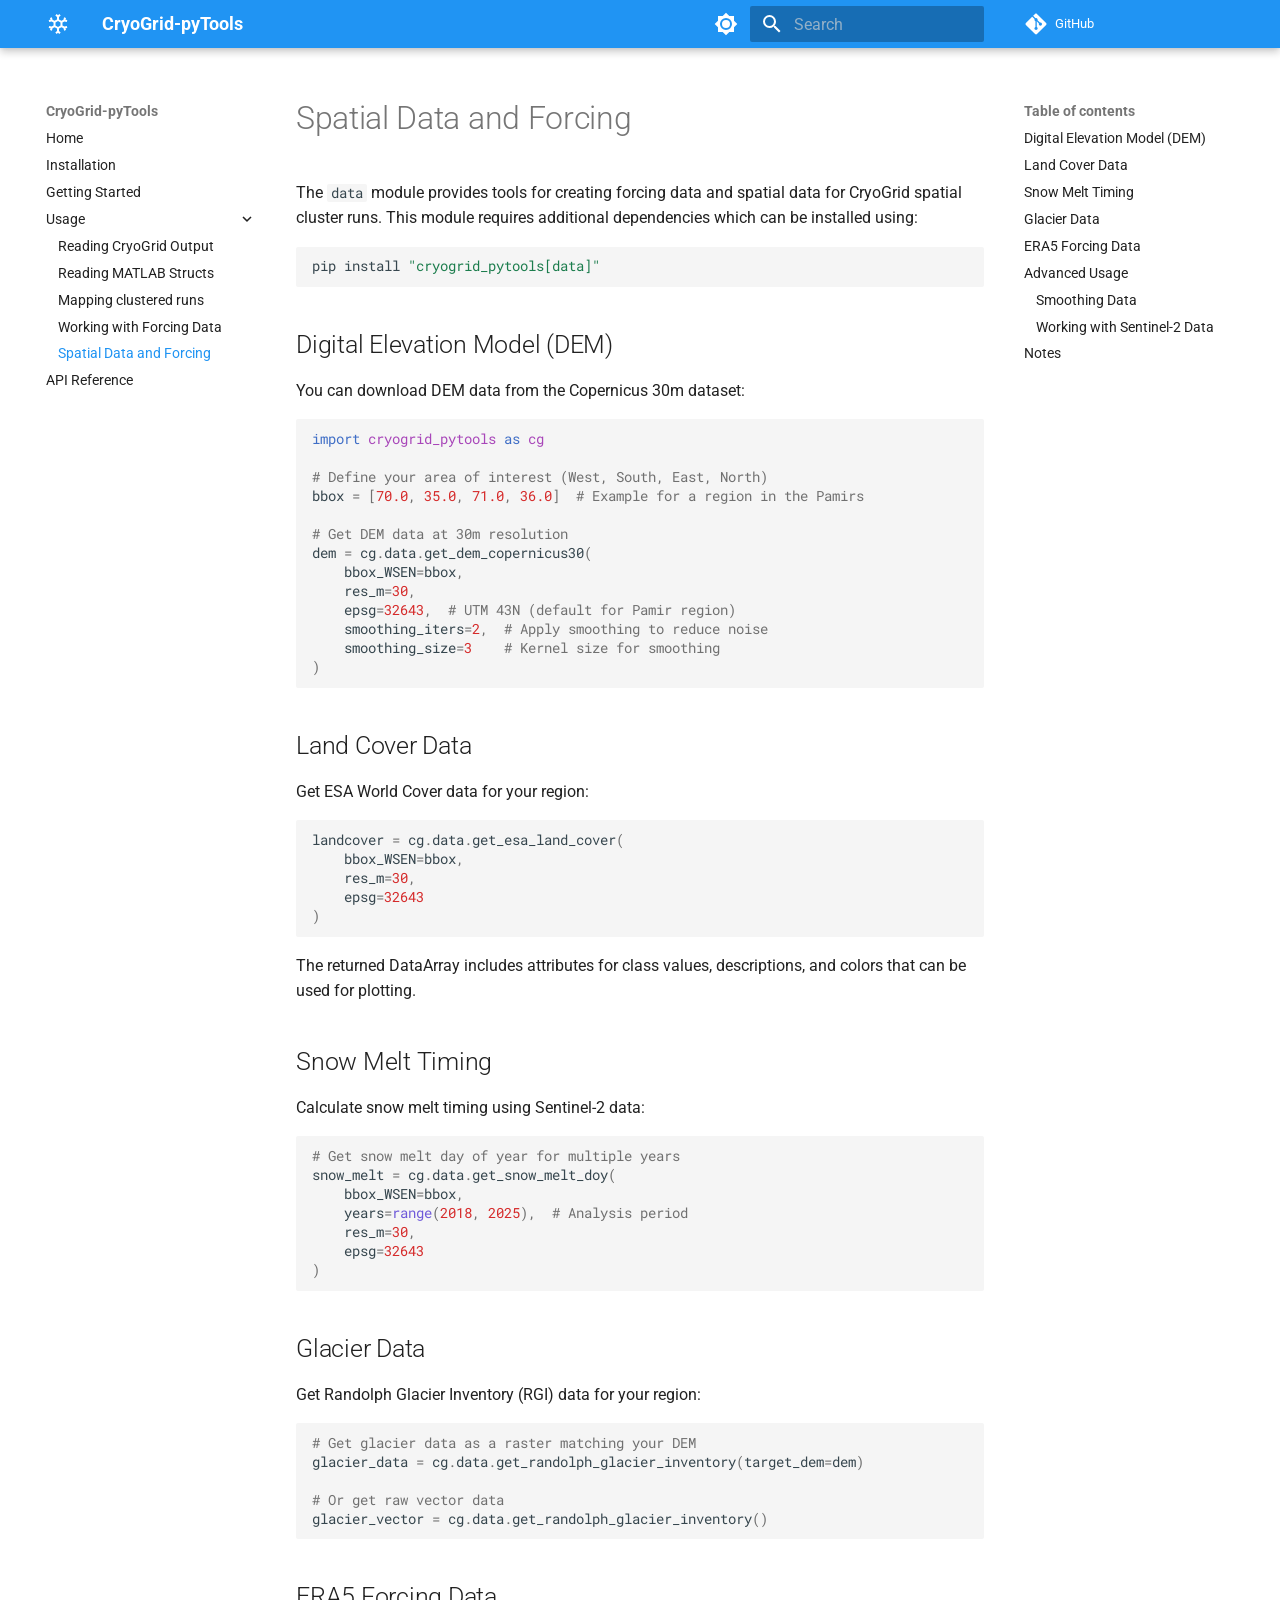
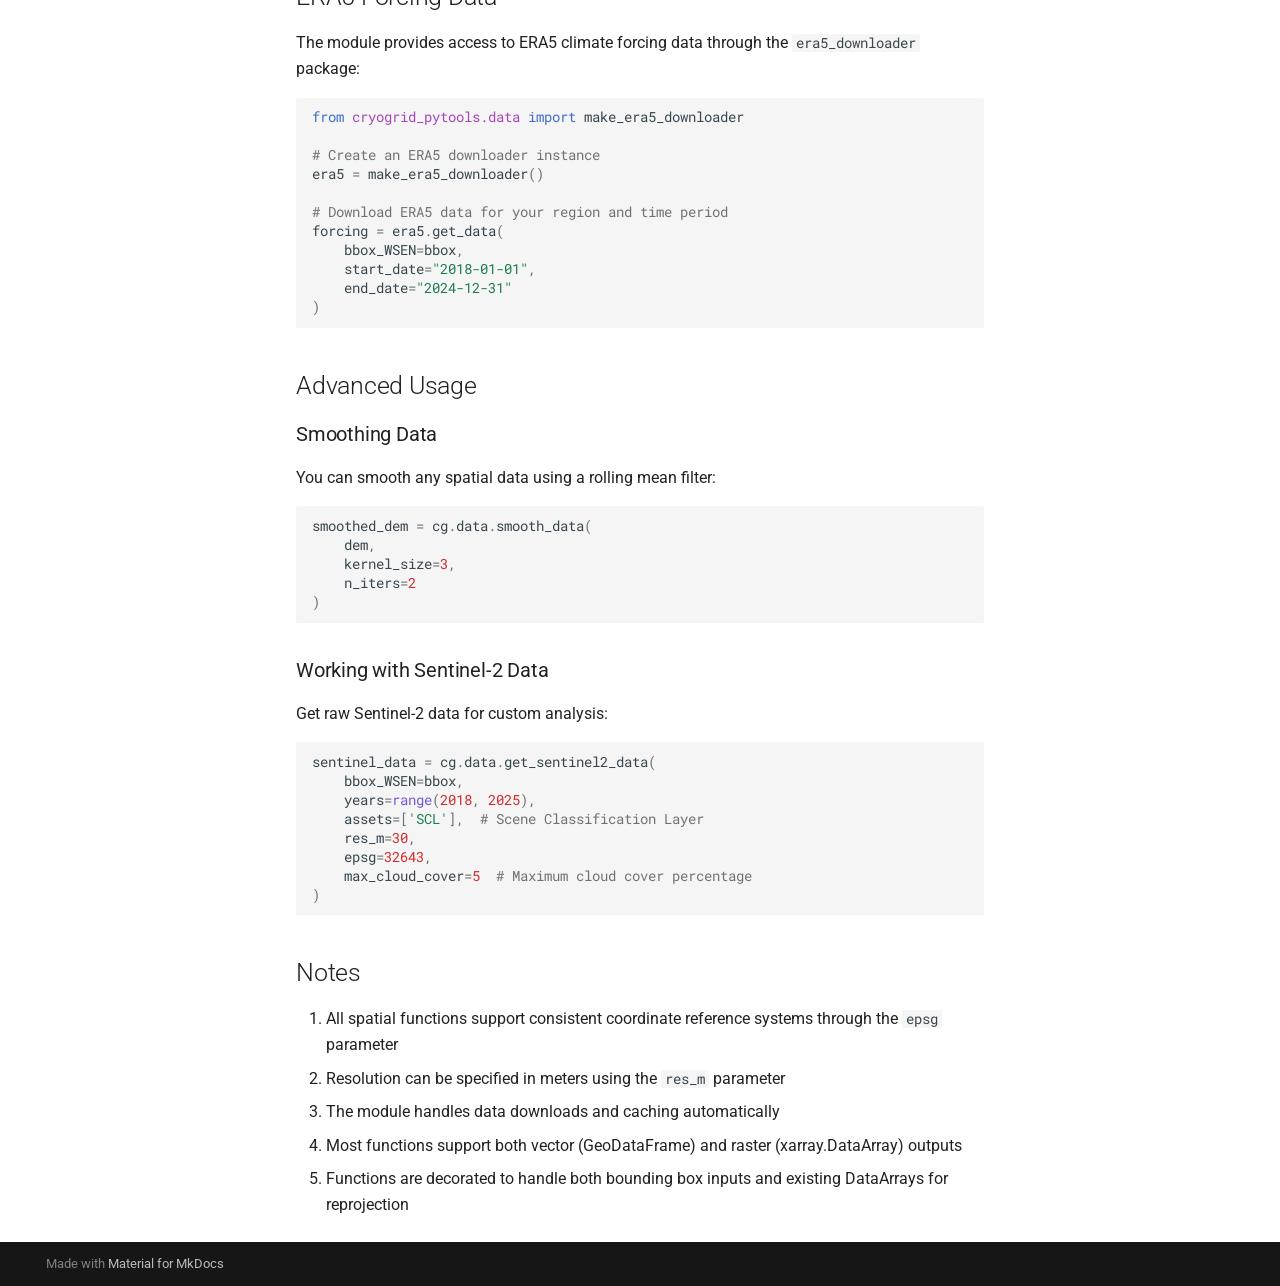
<file: usage/forcing-spatial/index.html>
<!doctype html>
<html lang="en" class="no-js">
  <head>
    
      <meta charset="utf-8">
      <meta name="viewport" content="width=device-width,initial-scale=1">
      
      
      
      
        <link rel="prev" href="../forcing/">
      
      
        <link rel="next" href="../../api-reference/">
      
      
        
      
      
      <link rel="icon" href="../../assets/images/favicon.png">
      <meta name="generator" content="mkdocs-1.6.1, mkdocs-material-9.8.0">
    
    
      
        <title>Spatial Data and Forcing - CryoGrid-pyTools</title>
      
    
    
      <link rel="stylesheet" href="../../assets/stylesheets/main.57a0d79d.min.css">
      
        
        <link rel="stylesheet" href="../../assets/stylesheets/palette.fb2fffe2.min.css">
      
      


    
    
      
    
    
      
        
        
        <link rel="preconnect" href="https://fonts.gstatic.com" crossorigin>
        <link rel="stylesheet" href="https://fonts.googleapis.com/css?family=Roboto:300,300i,400,400i,700,700i%7CRoboto+Mono:400,400i,700,700i&display=fallback">
        <style>:root{--md-text-font:"Roboto";--md-code-font:"Roboto Mono"}</style>
      
    
    
      <link rel="stylesheet" href="../../assets/_mkdocstrings.css">
    
      <link rel="stylesheet" href="../../stylesheets/extra.css">
    
    <script>__md_scope=new URL("../..",location),__md_hash=e=>[...e].reduce(((e,_)=>(e<<5)-e+_.charCodeAt(0)),0),__md_get=(e,_=localStorage,t=__md_scope)=>JSON.parse(_.getItem(t.pathname+"."+e)),__md_set=(e,_,t=localStorage,a=__md_scope)=>{try{t.setItem(a.pathname+"."+e,JSON.stringify(_))}catch(e){}}</script>
    
      

    
    
  </head>
  
  
    
    
      
    
    
    
    
    <body dir="ltr" data-md-color-scheme="default" data-md-color-primary="blue" data-md-color-accent="indigo">
  
    
    <input class="md-toggle" data-md-toggle="drawer" type="checkbox" id="__drawer" autocomplete="off">
    <input class="md-toggle" data-md-toggle="search" type="checkbox" id="__search" autocomplete="off">
    <label class="md-overlay" for="__drawer"></label>
    <div data-md-component="skip">
      
        
        <a href="#spatial-data-and-forcing" class="md-skip">
          Skip to content
        </a>
      
    </div>
    <div data-md-component="announce">
      
    </div>
    
    
      

  

<header class="md-header md-header--shadow" data-md-component="header">
  <nav class="md-header__inner md-grid" aria-label="Header">
    <a href="../.." title="CryoGrid-pyTools" class="md-header__button md-logo" aria-label="CryoGrid-pyTools" data-md-component="logo">
      
  
  <svg xmlns="http://www.w3.org/2000/svg" viewBox="0 0 24 24"><path d="m20.79 13.95-2.33.62-2-1.13v-2.88l2-1.13 2.33.62.52-1.93-1.77-.47.46-1.77-1.93-.52-.62 2.33-2 1.13L13 7.38V5.12l1.71-1.71L13.29 2 12 3.29 10.71 2 9.29 3.41 11 5.12v2.26L8.5 8.82l-2-1.13-.58-2.33L4 5.88l.47 1.77-1.77.47.52 1.93 2.33-.62 2 1.13v2.89l-2 1.13-2.33-.62-.52 1.93 1.77.47L4 18.12l1.93.52.62-2.33 2-1.13L11 16.62v2.26l-1.71 1.71L10.71 22 12 20.71 13.29 22l1.41-1.41-1.7-1.71v-2.26l2.5-1.45 2 1.13.62 2.33 1.88-.51-.47-1.77 1.77-.47zM9.5 10.56 12 9.11l2.5 1.45v2.88L12 14.89l-2.5-1.45z"/></svg>

    </a>
    <label class="md-header__button md-icon" for="__drawer">
      
      <svg xmlns="http://www.w3.org/2000/svg" viewBox="0 0 24 24"><path d="M3 6h18v2H3zm0 5h18v2H3zm0 5h18v2H3z"/></svg>
    </label>
    <div class="md-header__title" data-md-component="header-title">
      <div class="md-header__ellipsis">
        <div class="md-header__topic">
          <span class="md-ellipsis">
            CryoGrid-pyTools
          </span>
        </div>
        <div class="md-header__topic" data-md-component="header-topic">
          <span class="md-ellipsis">
            
              Spatial Data and Forcing
            
          </span>
        </div>
      </div>
    </div>
    
      
        <form class="md-header__option" data-md-component="palette">
  
    
    
    
    <input class="md-option" data-md-color-media="" data-md-color-scheme="default" data-md-color-primary="blue" data-md-color-accent="indigo"  aria-label="Switch to dark mode"  type="radio" name="__palette" id="__palette_0">
    
      <label class="md-header__button md-icon" title="Switch to dark mode" for="__palette_1" hidden>
        <svg xmlns="http://www.w3.org/2000/svg" viewBox="0 0 24 24"><path d="M12 8a4 4 0 0 0-4 4 4 4 0 0 0 4 4 4 4 0 0 0 4-4 4 4 0 0 0-4-4m0 10a6 6 0 0 1-6-6 6 6 0 0 1 6-6 6 6 0 0 1 6 6 6 6 0 0 1-6 6m8-9.31V4h-4.69L12 .69 8.69 4H4v4.69L.69 12 4 15.31V20h4.69L12 23.31 15.31 20H20v-4.69L23.31 12z"/></svg>
      </label>
    
  
    
    
    
    <input class="md-option" data-md-color-media="" data-md-color-scheme="slate" data-md-color-primary="blue" data-md-color-accent="indigo"  aria-label="Switch to light mode"  type="radio" name="__palette" id="__palette_1">
    
      <label class="md-header__button md-icon" title="Switch to light mode" for="__palette_0" hidden>
        <svg xmlns="http://www.w3.org/2000/svg" viewBox="0 0 24 24"><path d="M12 18c-.89 0-1.74-.2-2.5-.55C11.56 16.5 13 14.42 13 12s-1.44-4.5-3.5-5.45C10.26 6.2 11.11 6 12 6a6 6 0 0 1 6 6 6 6 0 0 1-6 6m8-9.31V4h-4.69L12 .69 8.69 4H4v4.69L.69 12 4 15.31V20h4.69L12 23.31 15.31 20H20v-4.69L23.31 12z"/></svg>
      </label>
    
  
</form>
      
    
    
      <script>var palette=__md_get("__palette");if(palette&&palette.color){if("(prefers-color-scheme)"===palette.color.media){var media=matchMedia("(prefers-color-scheme: light)"),input=document.querySelector(media.matches?"[data-md-color-media='(prefers-color-scheme: light)']":"[data-md-color-media='(prefers-color-scheme: dark)']");palette.color.media=input.getAttribute("data-md-color-media"),palette.color.scheme=input.getAttribute("data-md-color-scheme"),palette.color.primary=input.getAttribute("data-md-color-primary"),palette.color.accent=input.getAttribute("data-md-color-accent")}for(var[key,value]of Object.entries(palette.color))document.body.setAttribute("data-md-color-"+key,value)}</script>
    
    
    
      
      
        <label class="md-header__button md-icon" for="__search">
          
          <svg xmlns="http://www.w3.org/2000/svg" viewBox="0 0 24 24"><path d="M9.5 3A6.5 6.5 0 0 1 16 9.5c0 1.61-.59 3.09-1.56 4.23l.27.27h.79l5 5-1.5 1.5-5-5v-.79l-.27-.27A6.52 6.52 0 0 1 9.5 16 6.5 6.5 0 0 1 3 9.5 6.5 6.5 0 0 1 9.5 3m0 2C7 5 5 7 5 9.5S7 14 9.5 14 14 12 14 9.5 12 5 9.5 5"/></svg>
        </label>
        <div class="md-search" data-md-component="search" role="dialog">
  <label class="md-search__overlay" for="__search"></label>
  <div class="md-search__inner" role="search">
    <form class="md-search__form" name="search">
      <input type="text" class="md-search__input" name="query" aria-label="Search" placeholder="Search" autocapitalize="off" autocorrect="off" autocomplete="off" spellcheck="false" data-md-component="search-query" required>
      <label class="md-search__icon md-icon" for="__search">
        
        <svg xmlns="http://www.w3.org/2000/svg" viewBox="0 0 24 24"><path d="M9.5 3A6.5 6.5 0 0 1 16 9.5c0 1.61-.59 3.09-1.56 4.23l.27.27h.79l5 5-1.5 1.5-5-5v-.79l-.27-.27A6.52 6.52 0 0 1 9.5 16 6.5 6.5 0 0 1 3 9.5 6.5 6.5 0 0 1 9.5 3m0 2C7 5 5 7 5 9.5S7 14 9.5 14 14 12 14 9.5 12 5 9.5 5"/></svg>
        
        <svg xmlns="http://www.w3.org/2000/svg" viewBox="0 0 24 24"><path d="M20 11v2H8l5.5 5.5-1.42 1.42L4.16 12l7.92-7.92L13.5 5.5 8 11z"/></svg>
      </label>
      <nav class="md-search__options" aria-label="Search">
        
        <button type="reset" class="md-search__icon md-icon" title="Clear" aria-label="Clear" tabindex="-1">
          
          <svg xmlns="http://www.w3.org/2000/svg" viewBox="0 0 24 24"><path d="M19 6.41 17.59 5 12 10.59 6.41 5 5 6.41 10.59 12 5 17.59 6.41 19 12 13.41 17.59 19 19 17.59 13.41 12z"/></svg>
        </button>
      </nav>
      
    </form>
    <div class="md-search__output">
      <div class="md-search__scrollwrap" tabindex="0" data-md-scrollfix>
        <div class="md-search-result" data-md-component="search-result">
          <div class="md-search-result__meta">
            Initializing search
          </div>
          <ol class="md-search-result__list" role="presentation"></ol>
        </div>
      </div>
    </div>
  </div>
</div>
      
    
    
      <div class="md-header__source">
        <a href="https://github.com/lukegre/CryoGrid-pyTools" title="Go to repository" class="md-source" data-md-component="source">
  <div class="md-source__icon md-icon">
    
    <svg xmlns="http://www.w3.org/2000/svg" viewBox="0 0 448 512"><!--! Font Awesome Free 7.1.0 by @fontawesome - https://fontawesome.com License - https://fontawesome.com/license/free (Icons: CC BY 4.0, Fonts: SIL OFL 1.1, Code: MIT License) Copyright 2025 Fonticons, Inc.--><path d="M439.6 236.1 244 40.5c-5.4-5.5-12.8-8.5-20.4-8.5s-15 3-20.4 8.4L162.5 81l51.5 51.5c27.1-9.1 52.7 16.8 43.4 43.7l49.7 49.7c34.2-11.8 61.2 31 35.5 56.7-26.5 26.5-70.2-2.9-56-37.3L240.3 199v121.9c25.3 12.5 22.3 41.8 9.1 55-6.4 6.4-15.2 10.1-24.3 10.1s-17.8-3.6-24.3-10.1c-17.6-17.6-11.1-46.9 11.2-56v-123c-20.8-8.5-24.6-30.7-18.6-45L142.6 101 8.5 235.1C3 240.6 0 247.9 0 255.5s3 15 8.5 20.4l195.6 195.7c5.4 5.4 12.7 8.4 20.4 8.4s15-3 20.4-8.4l194.7-194.7c5.4-5.4 8.4-12.8 8.4-20.4s-3-15-8.4-20.4"/></svg>
  </div>
  <div class="md-source__repository">
    GitHub
  </div>
</a>
      </div>
    
  </nav>
  
</header>
    
    <div class="md-container" data-md-component="container">
      
      
        
          
        
      
      <main class="md-main" data-md-component="main">
        <div class="md-main__inner md-grid">
          
            
              
              <div class="md-sidebar md-sidebar--primary" data-md-component="sidebar" data-md-type="navigation" >
                <div class="md-sidebar__scrollwrap">
                  <div class="md-sidebar__inner">
                    



<nav class="md-nav md-nav--primary" aria-label="Navigation" data-md-level="0">
  <label class="md-nav__title" for="__drawer">
    <a href="../.." title="CryoGrid-pyTools" class="md-nav__button md-logo" aria-label="CryoGrid-pyTools" data-md-component="logo">
      
  
  <svg xmlns="http://www.w3.org/2000/svg" viewBox="0 0 24 24"><path d="m20.79 13.95-2.33.62-2-1.13v-2.88l2-1.13 2.33.62.52-1.93-1.77-.47.46-1.77-1.93-.52-.62 2.33-2 1.13L13 7.38V5.12l1.71-1.71L13.29 2 12 3.29 10.71 2 9.29 3.41 11 5.12v2.26L8.5 8.82l-2-1.13-.58-2.33L4 5.88l.47 1.77-1.77.47.52 1.93 2.33-.62 2 1.13v2.89l-2 1.13-2.33-.62-.52 1.93 1.77.47L4 18.12l1.93.52.62-2.33 2-1.13L11 16.62v2.26l-1.71 1.71L10.71 22 12 20.71 13.29 22l1.41-1.41-1.7-1.71v-2.26l2.5-1.45 2 1.13.62 2.33 1.88-.51-.47-1.77 1.77-.47zM9.5 10.56 12 9.11l2.5 1.45v2.88L12 14.89l-2.5-1.45z"/></svg>

    </a>
    CryoGrid-pyTools
  </label>
  
    <div class="md-nav__source">
      <a href="https://github.com/lukegre/CryoGrid-pyTools" title="Go to repository" class="md-source" data-md-component="source">
  <div class="md-source__icon md-icon">
    
    <svg xmlns="http://www.w3.org/2000/svg" viewBox="0 0 448 512"><!--! Font Awesome Free 7.1.0 by @fontawesome - https://fontawesome.com License - https://fontawesome.com/license/free (Icons: CC BY 4.0, Fonts: SIL OFL 1.1, Code: MIT License) Copyright 2025 Fonticons, Inc.--><path d="M439.6 236.1 244 40.5c-5.4-5.5-12.8-8.5-20.4-8.5s-15 3-20.4 8.4L162.5 81l51.5 51.5c27.1-9.1 52.7 16.8 43.4 43.7l49.7 49.7c34.2-11.8 61.2 31 35.5 56.7-26.5 26.5-70.2-2.9-56-37.3L240.3 199v121.9c25.3 12.5 22.3 41.8 9.1 55-6.4 6.4-15.2 10.1-24.3 10.1s-17.8-3.6-24.3-10.1c-17.6-17.6-11.1-46.9 11.2-56v-123c-20.8-8.5-24.6-30.7-18.6-45L142.6 101 8.5 235.1C3 240.6 0 247.9 0 255.5s3 15 8.5 20.4l195.6 195.7c5.4 5.4 12.7 8.4 20.4 8.4s15-3 20.4-8.4l194.7-194.7c5.4-5.4 8.4-12.8 8.4-20.4s-3-15-8.4-20.4"/></svg>
  </div>
  <div class="md-source__repository">
    GitHub
  </div>
</a>
    </div>
  
  <ul class="md-nav__list" data-md-scrollfix>
    
      
      
  
  
  
  
    <li class="md-nav__item">
      <a href="../.." class="md-nav__link">
        
  
  
  <span class="md-ellipsis">
    
  
    Home
  

    
  </span>
  
  

      </a>
    </li>
  

    
      
      
  
  
  
  
    <li class="md-nav__item">
      <a href="../../installation/" class="md-nav__link">
        
  
  
  <span class="md-ellipsis">
    
  
    Installation
  

    
  </span>
  
  

      </a>
    </li>
  

    
      
      
  
  
  
  
    <li class="md-nav__item">
      <a href="../../getting-started/" class="md-nav__link">
        
  
  
  <span class="md-ellipsis">
    
  
    Getting Started
  

    
  </span>
  
  

      </a>
    </li>
  

    
      
      
  
  
    
  
  
  
    
    
    
    
    
    <li class="md-nav__item md-nav__item--active md-nav__item--nested">
      
        
        
        <input class="md-nav__toggle md-toggle " type="checkbox" id="__nav_4" checked>
        
          
          <label class="md-nav__link" for="__nav_4" id="__nav_4_label" tabindex="0">
            
  
  
  <span class="md-ellipsis">
    
  
    Usage
  

    
  </span>
  
  

            <span class="md-nav__icon md-icon"></span>
          </label>
        
        <nav class="md-nav" data-md-level="1" aria-labelledby="__nav_4_label" aria-expanded="true">
          <label class="md-nav__title" for="__nav_4">
            <span class="md-nav__icon md-icon"></span>
            
  
    Usage
  

          </label>
          <ul class="md-nav__list" data-md-scrollfix>
            
              
                
  
  
  
  
    <li class="md-nav__item">
      <a href="../reading-output/" class="md-nav__link">
        
  
  
  <span class="md-ellipsis">
    
  
    Reading CryoGrid Output
  

    
  </span>
  
  

      </a>
    </li>
  

              
            
              
                
  
  
  
  
    <li class="md-nav__item">
      <a href="../reading-matlab/" class="md-nav__link">
        
  
  
  <span class="md-ellipsis">
    
  
    Reading MATLAB Structs
  

    
  </span>
  
  

      </a>
    </li>
  

              
            
              
                
  
  
  
  
    <li class="md-nav__item">
      <a href="../mapping-clustered-runs/" class="md-nav__link">
        
  
  
  <span class="md-ellipsis">
    
  
    Mapping clustered runs
  

    
  </span>
  
  

      </a>
    </li>
  

              
            
              
                
  
  
  
  
    <li class="md-nav__item">
      <a href="../forcing/" class="md-nav__link">
        
  
  
  <span class="md-ellipsis">
    
  
    Working with Forcing Data
  

    
  </span>
  
  

      </a>
    </li>
  

              
            
              
                
  
  
    
  
  
  
    <li class="md-nav__item md-nav__item--active">
      
      <input class="md-nav__toggle md-toggle" type="checkbox" id="__toc">
      
      
        
      
      
        <label class="md-nav__link md-nav__link--active" for="__toc">
          
  
  
  <span class="md-ellipsis">
    
  
    Spatial Data and Forcing
  

    
  </span>
  
  

          <span class="md-nav__icon md-icon"></span>
        </label>
      
      <a href="./" class="md-nav__link md-nav__link--active">
        
  
  
  <span class="md-ellipsis">
    
  
    Spatial Data and Forcing
  

    
  </span>
  
  

      </a>
      
        

<nav class="md-nav md-nav--secondary" aria-label="Table of contents">
  
  
  
    
  
  
    <label class="md-nav__title" for="__toc">
      <span class="md-nav__icon md-icon"></span>
      Table of contents
    </label>
    <ul class="md-nav__list" data-md-component="toc" data-md-scrollfix>
      
        <li class="md-nav__item">
  <a href="#digital-elevation-model-dem" class="md-nav__link">
    <span class="md-ellipsis">
      
        Digital Elevation Model (DEM)
      
    </span>
  </a>
  
</li>
      
        <li class="md-nav__item">
  <a href="#land-cover-data" class="md-nav__link">
    <span class="md-ellipsis">
      
        Land Cover Data
      
    </span>
  </a>
  
</li>
      
        <li class="md-nav__item">
  <a href="#snow-melt-timing" class="md-nav__link">
    <span class="md-ellipsis">
      
        Snow Melt Timing
      
    </span>
  </a>
  
</li>
      
        <li class="md-nav__item">
  <a href="#glacier-data" class="md-nav__link">
    <span class="md-ellipsis">
      
        Glacier Data
      
    </span>
  </a>
  
</li>
      
        <li class="md-nav__item">
  <a href="#era5-forcing-data" class="md-nav__link">
    <span class="md-ellipsis">
      
        ERA5 Forcing Data
      
    </span>
  </a>
  
</li>
      
        <li class="md-nav__item">
  <a href="#advanced-usage" class="md-nav__link">
    <span class="md-ellipsis">
      
        Advanced Usage
      
    </span>
  </a>
  
    <nav class="md-nav" aria-label="Advanced Usage">
      <ul class="md-nav__list">
        
          <li class="md-nav__item">
  <a href="#smoothing-data" class="md-nav__link">
    <span class="md-ellipsis">
      
        Smoothing Data
      
    </span>
  </a>
  
</li>
        
          <li class="md-nav__item">
  <a href="#working-with-sentinel-2-data" class="md-nav__link">
    <span class="md-ellipsis">
      
        Working with Sentinel-2 Data
      
    </span>
  </a>
  
</li>
        
      </ul>
    </nav>
  
</li>
      
        <li class="md-nav__item">
  <a href="#notes" class="md-nav__link">
    <span class="md-ellipsis">
      
        Notes
      
    </span>
  </a>
  
</li>
      
    </ul>
  
</nav>
      
    </li>
  

              
            
          </ul>
        </nav>
      
    </li>
  

    
      
      
  
  
  
  
    <li class="md-nav__item">
      <a href="../../api-reference/" class="md-nav__link">
        
  
  
  <span class="md-ellipsis">
    
  
    API Reference
  

    
  </span>
  
  

      </a>
    </li>
  

    
  </ul>
</nav>
                  </div>
                </div>
              </div>
            
            
              
              <div class="md-sidebar md-sidebar--secondary" data-md-component="sidebar" data-md-type="toc" >
                <div class="md-sidebar__scrollwrap">
                  <div class="md-sidebar__inner">
                    

<nav class="md-nav md-nav--secondary" aria-label="Table of contents">
  
  
  
    
  
  
    <label class="md-nav__title" for="__toc">
      <span class="md-nav__icon md-icon"></span>
      Table of contents
    </label>
    <ul class="md-nav__list" data-md-component="toc" data-md-scrollfix>
      
        <li class="md-nav__item">
  <a href="#digital-elevation-model-dem" class="md-nav__link">
    <span class="md-ellipsis">
      
        Digital Elevation Model (DEM)
      
    </span>
  </a>
  
</li>
      
        <li class="md-nav__item">
  <a href="#land-cover-data" class="md-nav__link">
    <span class="md-ellipsis">
      
        Land Cover Data
      
    </span>
  </a>
  
</li>
      
        <li class="md-nav__item">
  <a href="#snow-melt-timing" class="md-nav__link">
    <span class="md-ellipsis">
      
        Snow Melt Timing
      
    </span>
  </a>
  
</li>
      
        <li class="md-nav__item">
  <a href="#glacier-data" class="md-nav__link">
    <span class="md-ellipsis">
      
        Glacier Data
      
    </span>
  </a>
  
</li>
      
        <li class="md-nav__item">
  <a href="#era5-forcing-data" class="md-nav__link">
    <span class="md-ellipsis">
      
        ERA5 Forcing Data
      
    </span>
  </a>
  
</li>
      
        <li class="md-nav__item">
  <a href="#advanced-usage" class="md-nav__link">
    <span class="md-ellipsis">
      
        Advanced Usage
      
    </span>
  </a>
  
    <nav class="md-nav" aria-label="Advanced Usage">
      <ul class="md-nav__list">
        
          <li class="md-nav__item">
  <a href="#smoothing-data" class="md-nav__link">
    <span class="md-ellipsis">
      
        Smoothing Data
      
    </span>
  </a>
  
</li>
        
          <li class="md-nav__item">
  <a href="#working-with-sentinel-2-data" class="md-nav__link">
    <span class="md-ellipsis">
      
        Working with Sentinel-2 Data
      
    </span>
  </a>
  
</li>
        
      </ul>
    </nav>
  
</li>
      
        <li class="md-nav__item">
  <a href="#notes" class="md-nav__link">
    <span class="md-ellipsis">
      
        Notes
      
    </span>
  </a>
  
</li>
      
    </ul>
  
</nav>
                  </div>
                </div>
              </div>
            
          
          
            <div class="md-content" data-md-component="content">
              
              <article class="md-content__inner md-typeset">
                
                  


  
  


<h1 id="spatial-data-and-forcing">Spatial Data and Forcing</h1>
<p>The <code>data</code> module provides tools for creating forcing data and spatial data for CryoGrid spatial cluster runs. This module requires additional dependencies which can be installed using:</p>
<div class="highlight"><pre><span></span><code><a id="__codelineno-0-1" name="__codelineno-0-1" href="#__codelineno-0-1"></a>pip<span class="w"> </span>install<span class="w"> </span><span class="s2">"cryogrid_pytools[data]"</span>
</code></pre></div>
<h2 id="digital-elevation-model-dem">Digital Elevation Model (DEM)</h2>
<p>You can download DEM data from the Copernicus 30m dataset:</p>
<div class="highlight"><pre><span></span><code><a id="__codelineno-1-1" name="__codelineno-1-1" href="#__codelineno-1-1"></a><span class="kn">import</span><span class="w"> </span><span class="nn">cryogrid_pytools</span><span class="w"> </span><span class="k">as</span><span class="w"> </span><span class="nn">cg</span>
<a id="__codelineno-1-2" name="__codelineno-1-2" href="#__codelineno-1-2"></a>
<a id="__codelineno-1-3" name="__codelineno-1-3" href="#__codelineno-1-3"></a><span class="c1"># Define your area of interest (West, South, East, North)</span>
<a id="__codelineno-1-4" name="__codelineno-1-4" href="#__codelineno-1-4"></a><span class="n">bbox</span> <span class="o">=</span> <span class="p">[</span><span class="mf">70.0</span><span class="p">,</span> <span class="mf">35.0</span><span class="p">,</span> <span class="mf">71.0</span><span class="p">,</span> <span class="mf">36.0</span><span class="p">]</span>  <span class="c1"># Example for a region in the Pamirs</span>
<a id="__codelineno-1-5" name="__codelineno-1-5" href="#__codelineno-1-5"></a>
<a id="__codelineno-1-6" name="__codelineno-1-6" href="#__codelineno-1-6"></a><span class="c1"># Get DEM data at 30m resolution</span>
<a id="__codelineno-1-7" name="__codelineno-1-7" href="#__codelineno-1-7"></a><span class="n">dem</span> <span class="o">=</span> <span class="n">cg</span><span class="o">.</span><span class="n">data</span><span class="o">.</span><span class="n">get_dem_copernicus30</span><span class="p">(</span>
<a id="__codelineno-1-8" name="__codelineno-1-8" href="#__codelineno-1-8"></a>    <span class="n">bbox_WSEN</span><span class="o">=</span><span class="n">bbox</span><span class="p">,</span>
<a id="__codelineno-1-9" name="__codelineno-1-9" href="#__codelineno-1-9"></a>    <span class="n">res_m</span><span class="o">=</span><span class="mi">30</span><span class="p">,</span>
<a id="__codelineno-1-10" name="__codelineno-1-10" href="#__codelineno-1-10"></a>    <span class="n">epsg</span><span class="o">=</span><span class="mi">32643</span><span class="p">,</span>  <span class="c1"># UTM 43N (default for Pamir region)</span>
<a id="__codelineno-1-11" name="__codelineno-1-11" href="#__codelineno-1-11"></a>    <span class="n">smoothing_iters</span><span class="o">=</span><span class="mi">2</span><span class="p">,</span>  <span class="c1"># Apply smoothing to reduce noise</span>
<a id="__codelineno-1-12" name="__codelineno-1-12" href="#__codelineno-1-12"></a>    <span class="n">smoothing_size</span><span class="o">=</span><span class="mi">3</span>    <span class="c1"># Kernel size for smoothing</span>
<a id="__codelineno-1-13" name="__codelineno-1-13" href="#__codelineno-1-13"></a><span class="p">)</span>
</code></pre></div>
<h2 id="land-cover-data">Land Cover Data</h2>
<p>Get ESA World Cover data for your region:</p>
<div class="highlight"><pre><span></span><code><a id="__codelineno-2-1" name="__codelineno-2-1" href="#__codelineno-2-1"></a><span class="n">landcover</span> <span class="o">=</span> <span class="n">cg</span><span class="o">.</span><span class="n">data</span><span class="o">.</span><span class="n">get_esa_land_cover</span><span class="p">(</span>
<a id="__codelineno-2-2" name="__codelineno-2-2" href="#__codelineno-2-2"></a>    <span class="n">bbox_WSEN</span><span class="o">=</span><span class="n">bbox</span><span class="p">,</span>
<a id="__codelineno-2-3" name="__codelineno-2-3" href="#__codelineno-2-3"></a>    <span class="n">res_m</span><span class="o">=</span><span class="mi">30</span><span class="p">,</span>
<a id="__codelineno-2-4" name="__codelineno-2-4" href="#__codelineno-2-4"></a>    <span class="n">epsg</span><span class="o">=</span><span class="mi">32643</span>
<a id="__codelineno-2-5" name="__codelineno-2-5" href="#__codelineno-2-5"></a><span class="p">)</span>
</code></pre></div>
<p>The returned DataArray includes attributes for class values, descriptions, and colors that can be used for plotting.</p>
<h2 id="snow-melt-timing">Snow Melt Timing</h2>
<p>Calculate snow melt timing using Sentinel-2 data:</p>
<div class="highlight"><pre><span></span><code><a id="__codelineno-3-1" name="__codelineno-3-1" href="#__codelineno-3-1"></a><span class="c1"># Get snow melt day of year for multiple years</span>
<a id="__codelineno-3-2" name="__codelineno-3-2" href="#__codelineno-3-2"></a><span class="n">snow_melt</span> <span class="o">=</span> <span class="n">cg</span><span class="o">.</span><span class="n">data</span><span class="o">.</span><span class="n">get_snow_melt_doy</span><span class="p">(</span>
<a id="__codelineno-3-3" name="__codelineno-3-3" href="#__codelineno-3-3"></a>    <span class="n">bbox_WSEN</span><span class="o">=</span><span class="n">bbox</span><span class="p">,</span>
<a id="__codelineno-3-4" name="__codelineno-3-4" href="#__codelineno-3-4"></a>    <span class="n">years</span><span class="o">=</span><span class="nb">range</span><span class="p">(</span><span class="mi">2018</span><span class="p">,</span> <span class="mi">2025</span><span class="p">),</span>  <span class="c1"># Analysis period</span>
<a id="__codelineno-3-5" name="__codelineno-3-5" href="#__codelineno-3-5"></a>    <span class="n">res_m</span><span class="o">=</span><span class="mi">30</span><span class="p">,</span>
<a id="__codelineno-3-6" name="__codelineno-3-6" href="#__codelineno-3-6"></a>    <span class="n">epsg</span><span class="o">=</span><span class="mi">32643</span>
<a id="__codelineno-3-7" name="__codelineno-3-7" href="#__codelineno-3-7"></a><span class="p">)</span>
</code></pre></div>
<h2 id="glacier-data">Glacier Data</h2>
<p>Get Randolph Glacier Inventory (RGI) data for your region:</p>
<div class="highlight"><pre><span></span><code><a id="__codelineno-4-1" name="__codelineno-4-1" href="#__codelineno-4-1"></a><span class="c1"># Get glacier data as a raster matching your DEM</span>
<a id="__codelineno-4-2" name="__codelineno-4-2" href="#__codelineno-4-2"></a><span class="n">glacier_data</span> <span class="o">=</span> <span class="n">cg</span><span class="o">.</span><span class="n">data</span><span class="o">.</span><span class="n">get_randolph_glacier_inventory</span><span class="p">(</span><span class="n">target_dem</span><span class="o">=</span><span class="n">dem</span><span class="p">)</span>
<a id="__codelineno-4-3" name="__codelineno-4-3" href="#__codelineno-4-3"></a>
<a id="__codelineno-4-4" name="__codelineno-4-4" href="#__codelineno-4-4"></a><span class="c1"># Or get raw vector data</span>
<a id="__codelineno-4-5" name="__codelineno-4-5" href="#__codelineno-4-5"></a><span class="n">glacier_vector</span> <span class="o">=</span> <span class="n">cg</span><span class="o">.</span><span class="n">data</span><span class="o">.</span><span class="n">get_randolph_glacier_inventory</span><span class="p">()</span>
</code></pre></div>
<h2 id="era5-forcing-data">ERA5 Forcing Data</h2>
<p>The module provides access to ERA5 climate forcing data through the <code>era5_downloader</code> package:</p>
<div class="highlight"><pre><span></span><code><a id="__codelineno-5-1" name="__codelineno-5-1" href="#__codelineno-5-1"></a><span class="kn">from</span><span class="w"> </span><span class="nn">cryogrid_pytools.data</span><span class="w"> </span><span class="kn">import</span> <span class="n">make_era5_downloader</span>
<a id="__codelineno-5-2" name="__codelineno-5-2" href="#__codelineno-5-2"></a>
<a id="__codelineno-5-3" name="__codelineno-5-3" href="#__codelineno-5-3"></a><span class="c1"># Create an ERA5 downloader instance</span>
<a id="__codelineno-5-4" name="__codelineno-5-4" href="#__codelineno-5-4"></a><span class="n">era5</span> <span class="o">=</span> <span class="n">make_era5_downloader</span><span class="p">()</span>
<a id="__codelineno-5-5" name="__codelineno-5-5" href="#__codelineno-5-5"></a>
<a id="__codelineno-5-6" name="__codelineno-5-6" href="#__codelineno-5-6"></a><span class="c1"># Download ERA5 data for your region and time period</span>
<a id="__codelineno-5-7" name="__codelineno-5-7" href="#__codelineno-5-7"></a><span class="n">forcing</span> <span class="o">=</span> <span class="n">era5</span><span class="o">.</span><span class="n">get_data</span><span class="p">(</span>
<a id="__codelineno-5-8" name="__codelineno-5-8" href="#__codelineno-5-8"></a>    <span class="n">bbox_WSEN</span><span class="o">=</span><span class="n">bbox</span><span class="p">,</span>
<a id="__codelineno-5-9" name="__codelineno-5-9" href="#__codelineno-5-9"></a>    <span class="n">start_date</span><span class="o">=</span><span class="s2">"2018-01-01"</span><span class="p">,</span>
<a id="__codelineno-5-10" name="__codelineno-5-10" href="#__codelineno-5-10"></a>    <span class="n">end_date</span><span class="o">=</span><span class="s2">"2024-12-31"</span>
<a id="__codelineno-5-11" name="__codelineno-5-11" href="#__codelineno-5-11"></a><span class="p">)</span>
</code></pre></div>
<h2 id="advanced-usage">Advanced Usage</h2>
<h3 id="smoothing-data">Smoothing Data</h3>
<p>You can smooth any spatial data using a rolling mean filter:</p>
<div class="highlight"><pre><span></span><code><a id="__codelineno-6-1" name="__codelineno-6-1" href="#__codelineno-6-1"></a><span class="n">smoothed_dem</span> <span class="o">=</span> <span class="n">cg</span><span class="o">.</span><span class="n">data</span><span class="o">.</span><span class="n">smooth_data</span><span class="p">(</span>
<a id="__codelineno-6-2" name="__codelineno-6-2" href="#__codelineno-6-2"></a>    <span class="n">dem</span><span class="p">,</span>
<a id="__codelineno-6-3" name="__codelineno-6-3" href="#__codelineno-6-3"></a>    <span class="n">kernel_size</span><span class="o">=</span><span class="mi">3</span><span class="p">,</span>
<a id="__codelineno-6-4" name="__codelineno-6-4" href="#__codelineno-6-4"></a>    <span class="n">n_iters</span><span class="o">=</span><span class="mi">2</span>
<a id="__codelineno-6-5" name="__codelineno-6-5" href="#__codelineno-6-5"></a><span class="p">)</span>
</code></pre></div>
<h3 id="working-with-sentinel-2-data">Working with Sentinel-2 Data</h3>
<p>Get raw Sentinel-2 data for custom analysis:</p>
<div class="highlight"><pre><span></span><code><a id="__codelineno-7-1" name="__codelineno-7-1" href="#__codelineno-7-1"></a><span class="n">sentinel_data</span> <span class="o">=</span> <span class="n">cg</span><span class="o">.</span><span class="n">data</span><span class="o">.</span><span class="n">get_sentinel2_data</span><span class="p">(</span>
<a id="__codelineno-7-2" name="__codelineno-7-2" href="#__codelineno-7-2"></a>    <span class="n">bbox_WSEN</span><span class="o">=</span><span class="n">bbox</span><span class="p">,</span>
<a id="__codelineno-7-3" name="__codelineno-7-3" href="#__codelineno-7-3"></a>    <span class="n">years</span><span class="o">=</span><span class="nb">range</span><span class="p">(</span><span class="mi">2018</span><span class="p">,</span> <span class="mi">2025</span><span class="p">),</span>
<a id="__codelineno-7-4" name="__codelineno-7-4" href="#__codelineno-7-4"></a>    <span class="n">assets</span><span class="o">=</span><span class="p">[</span><span class="s1">'SCL'</span><span class="p">],</span>  <span class="c1"># Scene Classification Layer</span>
<a id="__codelineno-7-5" name="__codelineno-7-5" href="#__codelineno-7-5"></a>    <span class="n">res_m</span><span class="o">=</span><span class="mi">30</span><span class="p">,</span>
<a id="__codelineno-7-6" name="__codelineno-7-6" href="#__codelineno-7-6"></a>    <span class="n">epsg</span><span class="o">=</span><span class="mi">32643</span><span class="p">,</span>
<a id="__codelineno-7-7" name="__codelineno-7-7" href="#__codelineno-7-7"></a>    <span class="n">max_cloud_cover</span><span class="o">=</span><span class="mi">5</span>  <span class="c1"># Maximum cloud cover percentage</span>
<a id="__codelineno-7-8" name="__codelineno-7-8" href="#__codelineno-7-8"></a><span class="p">)</span>
</code></pre></div>
<h2 id="notes">Notes</h2>
<ol>
<li>All spatial functions support consistent coordinate reference systems through the <code>epsg</code> parameter</li>
<li>Resolution can be specified in meters using the <code>res_m</code> parameter</li>
<li>The module handles data downloads and caching automatically</li>
<li>Most functions support both vector (GeoDataFrame) and raster (xarray.DataArray) outputs</li>
<li>Functions are decorated to handle both bounding box inputs and existing DataArrays for reprojection</li>
</ol>












                
              </article>
            </div>
          
          
<script>var target=document.getElementById(location.hash.slice(1));target&&target.name&&(target.checked=target.name.startsWith("__tabbed_"))</script>
        </div>
        
      </main>
      
        <footer class="md-footer">
  
  <div class="md-footer-meta md-typeset">
    <div class="md-footer-meta__inner md-grid">
      <div class="md-copyright">
  
  
    Made with
    <a href="https://squidfunk.github.io/mkdocs-material/" target="_blank" rel="noopener">
      Material for MkDocs
    </a>
  
</div>
      
    </div>
  </div>
</footer>
      
    </div>
    <div class="md-dialog" data-md-component="dialog">
      <div class="md-dialog__inner md-typeset"></div>
    </div>
    
    
    
      
      
      <script id="__config" type="application/json">{"annotate": null, "base": "../..", "features": [], "search": "../../assets/javascripts/workers/search.a7633da7.min.js", "tags": null, "translations": {"clipboard.copied": "Copied to clipboard", "clipboard.copy": "Copy to clipboard", "search.result.more.one": "1 more on this page", "search.result.more.other": "# more on this page", "search.result.none": "No matching documents", "search.result.one": "1 matching document", "search.result.other": "# matching documents", "search.result.placeholder": "Type to start searching", "search.result.term.missing": "Missing", "select.version": "Select version"}, "version": null}</script>
    
    
      <script src="../../assets/javascripts/bundle.c21346df.min.js"></script>
      
    
  </body>
</html>
</file>
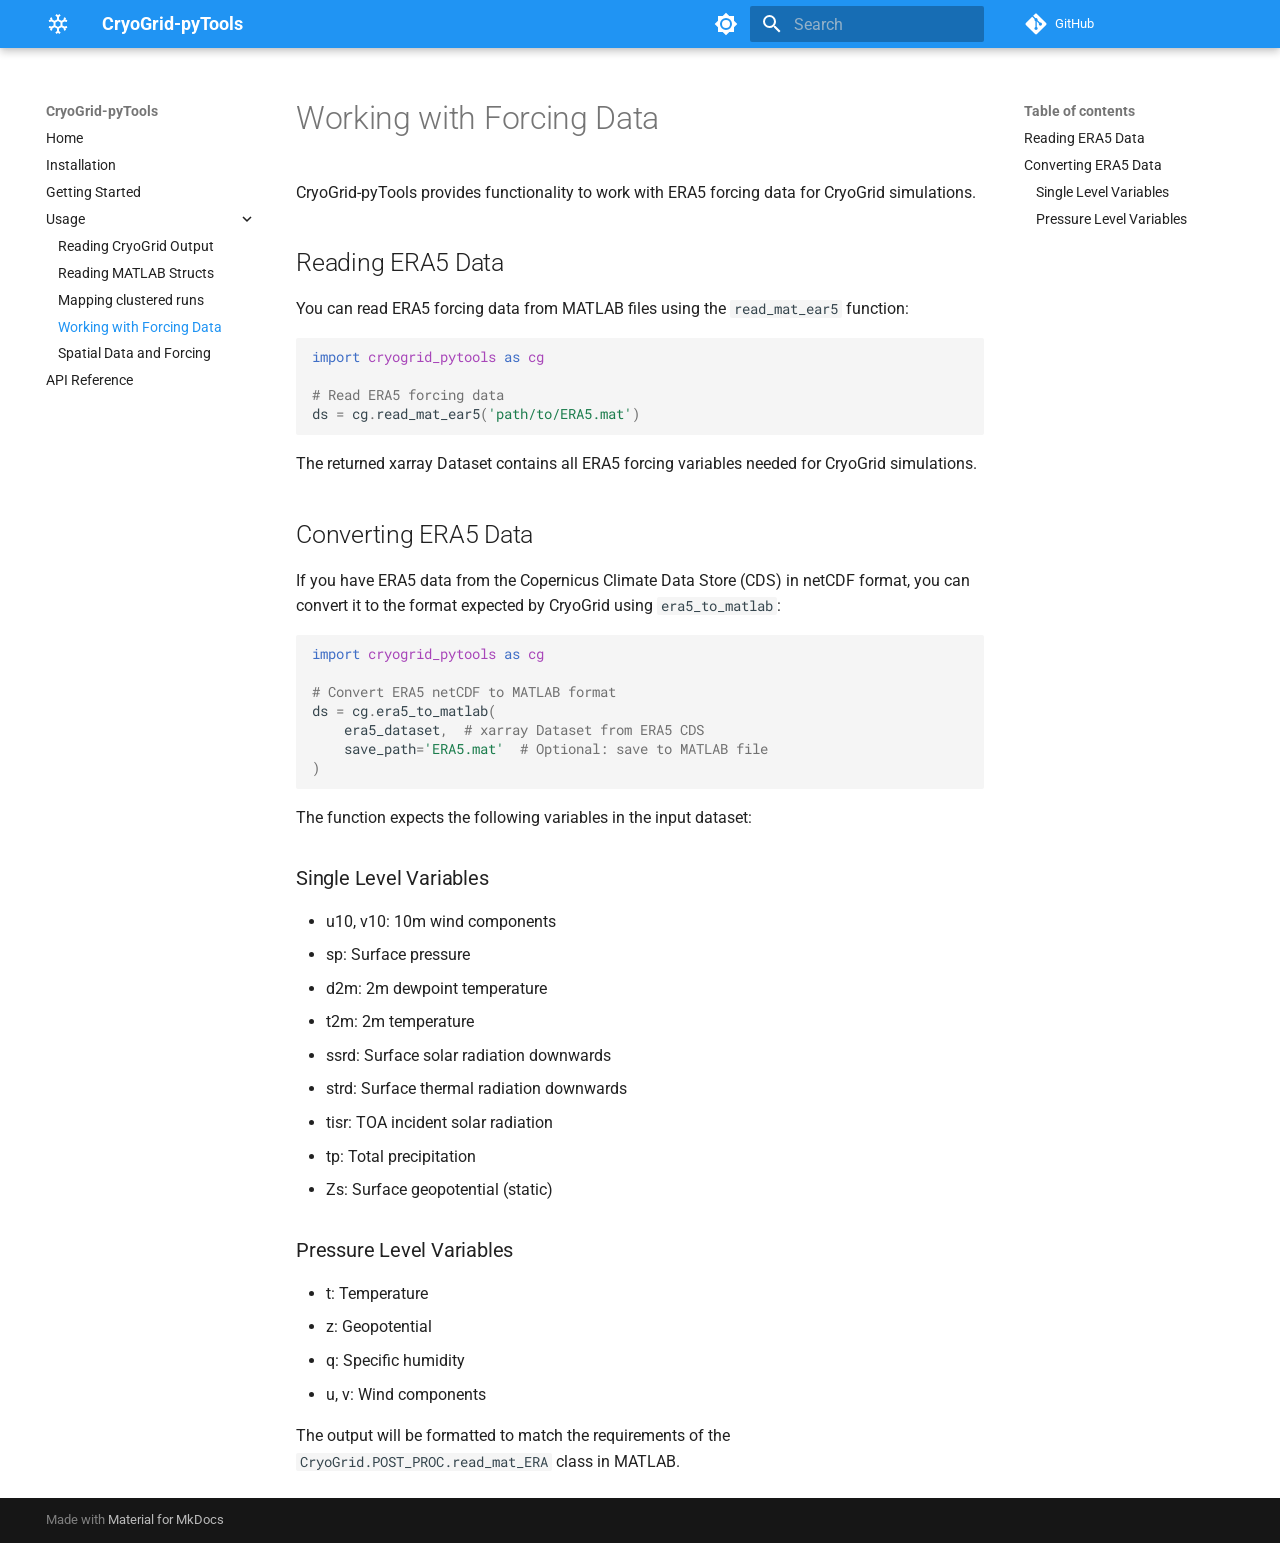
<file: usage/forcing/index.html>
<!doctype html>
<html lang="en" class="no-js">
  <head>
    
      <meta charset="utf-8">
      <meta name="viewport" content="width=device-width,initial-scale=1">
      
      
      
      
        <link rel="prev" href="../mapping-clustered-runs/">
      
      
        <link rel="next" href="../forcing-spatial/">
      
      
        
      
      
      <link rel="icon" href="../../assets/images/favicon.png">
      <meta name="generator" content="mkdocs-1.6.1, mkdocs-material-9.8.0">
    
    
      
        <title>Working with Forcing Data - CryoGrid-pyTools</title>
      
    
    
      <link rel="stylesheet" href="../../assets/stylesheets/main.57a0d79d.min.css">
      
        
        <link rel="stylesheet" href="../../assets/stylesheets/palette.fb2fffe2.min.css">
      
      


    
    
      
    
    
      
        
        
        <link rel="preconnect" href="https://fonts.gstatic.com" crossorigin>
        <link rel="stylesheet" href="https://fonts.googleapis.com/css?family=Roboto:300,300i,400,400i,700,700i%7CRoboto+Mono:400,400i,700,700i&display=fallback">
        <style>:root{--md-text-font:"Roboto";--md-code-font:"Roboto Mono"}</style>
      
    
    
      <link rel="stylesheet" href="../../assets/_mkdocstrings.css">
    
      <link rel="stylesheet" href="../../stylesheets/extra.css">
    
    <script>__md_scope=new URL("../..",location),__md_hash=e=>[...e].reduce(((e,_)=>(e<<5)-e+_.charCodeAt(0)),0),__md_get=(e,_=localStorage,t=__md_scope)=>JSON.parse(_.getItem(t.pathname+"."+e)),__md_set=(e,_,t=localStorage,a=__md_scope)=>{try{t.setItem(a.pathname+"."+e,JSON.stringify(_))}catch(e){}}</script>
    
      

    
    
  </head>
  
  
    
    
      
    
    
    
    
    <body dir="ltr" data-md-color-scheme="default" data-md-color-primary="blue" data-md-color-accent="indigo">
  
    
    <input class="md-toggle" data-md-toggle="drawer" type="checkbox" id="__drawer" autocomplete="off">
    <input class="md-toggle" data-md-toggle="search" type="checkbox" id="__search" autocomplete="off">
    <label class="md-overlay" for="__drawer"></label>
    <div data-md-component="skip">
      
        
        <a href="#working-with-forcing-data" class="md-skip">
          Skip to content
        </a>
      
    </div>
    <div data-md-component="announce">
      
    </div>
    
    
      

  

<header class="md-header md-header--shadow" data-md-component="header">
  <nav class="md-header__inner md-grid" aria-label="Header">
    <a href="../.." title="CryoGrid-pyTools" class="md-header__button md-logo" aria-label="CryoGrid-pyTools" data-md-component="logo">
      
  
  <svg xmlns="http://www.w3.org/2000/svg" viewBox="0 0 24 24"><path d="m20.79 13.95-2.33.62-2-1.13v-2.88l2-1.13 2.33.62.52-1.93-1.77-.47.46-1.77-1.93-.52-.62 2.33-2 1.13L13 7.38V5.12l1.71-1.71L13.29 2 12 3.29 10.71 2 9.29 3.41 11 5.12v2.26L8.5 8.82l-2-1.13-.58-2.33L4 5.88l.47 1.77-1.77.47.52 1.93 2.33-.62 2 1.13v2.89l-2 1.13-2.33-.62-.52 1.93 1.77.47L4 18.12l1.93.52.62-2.33 2-1.13L11 16.62v2.26l-1.71 1.71L10.71 22 12 20.71 13.29 22l1.41-1.41-1.7-1.71v-2.26l2.5-1.45 2 1.13.62 2.33 1.88-.51-.47-1.77 1.77-.47zM9.5 10.56 12 9.11l2.5 1.45v2.88L12 14.89l-2.5-1.45z"/></svg>

    </a>
    <label class="md-header__button md-icon" for="__drawer">
      
      <svg xmlns="http://www.w3.org/2000/svg" viewBox="0 0 24 24"><path d="M3 6h18v2H3zm0 5h18v2H3zm0 5h18v2H3z"/></svg>
    </label>
    <div class="md-header__title" data-md-component="header-title">
      <div class="md-header__ellipsis">
        <div class="md-header__topic">
          <span class="md-ellipsis">
            CryoGrid-pyTools
          </span>
        </div>
        <div class="md-header__topic" data-md-component="header-topic">
          <span class="md-ellipsis">
            
              Working with Forcing Data
            
          </span>
        </div>
      </div>
    </div>
    
      
        <form class="md-header__option" data-md-component="palette">
  
    
    
    
    <input class="md-option" data-md-color-media="" data-md-color-scheme="default" data-md-color-primary="blue" data-md-color-accent="indigo"  aria-label="Switch to dark mode"  type="radio" name="__palette" id="__palette_0">
    
      <label class="md-header__button md-icon" title="Switch to dark mode" for="__palette_1" hidden>
        <svg xmlns="http://www.w3.org/2000/svg" viewBox="0 0 24 24"><path d="M12 8a4 4 0 0 0-4 4 4 4 0 0 0 4 4 4 4 0 0 0 4-4 4 4 0 0 0-4-4m0 10a6 6 0 0 1-6-6 6 6 0 0 1 6-6 6 6 0 0 1 6 6 6 6 0 0 1-6 6m8-9.31V4h-4.69L12 .69 8.69 4H4v4.69L.69 12 4 15.31V20h4.69L12 23.31 15.31 20H20v-4.69L23.31 12z"/></svg>
      </label>
    
  
    
    
    
    <input class="md-option" data-md-color-media="" data-md-color-scheme="slate" data-md-color-primary="blue" data-md-color-accent="indigo"  aria-label="Switch to light mode"  type="radio" name="__palette" id="__palette_1">
    
      <label class="md-header__button md-icon" title="Switch to light mode" for="__palette_0" hidden>
        <svg xmlns="http://www.w3.org/2000/svg" viewBox="0 0 24 24"><path d="M12 18c-.89 0-1.74-.2-2.5-.55C11.56 16.5 13 14.42 13 12s-1.44-4.5-3.5-5.45C10.26 6.2 11.11 6 12 6a6 6 0 0 1 6 6 6 6 0 0 1-6 6m8-9.31V4h-4.69L12 .69 8.69 4H4v4.69L.69 12 4 15.31V20h4.69L12 23.31 15.31 20H20v-4.69L23.31 12z"/></svg>
      </label>
    
  
</form>
      
    
    
      <script>var palette=__md_get("__palette");if(palette&&palette.color){if("(prefers-color-scheme)"===palette.color.media){var media=matchMedia("(prefers-color-scheme: light)"),input=document.querySelector(media.matches?"[data-md-color-media='(prefers-color-scheme: light)']":"[data-md-color-media='(prefers-color-scheme: dark)']");palette.color.media=input.getAttribute("data-md-color-media"),palette.color.scheme=input.getAttribute("data-md-color-scheme"),palette.color.primary=input.getAttribute("data-md-color-primary"),palette.color.accent=input.getAttribute("data-md-color-accent")}for(var[key,value]of Object.entries(palette.color))document.body.setAttribute("data-md-color-"+key,value)}</script>
    
    
    
      
      
        <label class="md-header__button md-icon" for="__search">
          
          <svg xmlns="http://www.w3.org/2000/svg" viewBox="0 0 24 24"><path d="M9.5 3A6.5 6.5 0 0 1 16 9.5c0 1.61-.59 3.09-1.56 4.23l.27.27h.79l5 5-1.5 1.5-5-5v-.79l-.27-.27A6.52 6.52 0 0 1 9.5 16 6.5 6.5 0 0 1 3 9.5 6.5 6.5 0 0 1 9.5 3m0 2C7 5 5 7 5 9.5S7 14 9.5 14 14 12 14 9.5 12 5 9.5 5"/></svg>
        </label>
        <div class="md-search" data-md-component="search" role="dialog">
  <label class="md-search__overlay" for="__search"></label>
  <div class="md-search__inner" role="search">
    <form class="md-search__form" name="search">
      <input type="text" class="md-search__input" name="query" aria-label="Search" placeholder="Search" autocapitalize="off" autocorrect="off" autocomplete="off" spellcheck="false" data-md-component="search-query" required>
      <label class="md-search__icon md-icon" for="__search">
        
        <svg xmlns="http://www.w3.org/2000/svg" viewBox="0 0 24 24"><path d="M9.5 3A6.5 6.5 0 0 1 16 9.5c0 1.61-.59 3.09-1.56 4.23l.27.27h.79l5 5-1.5 1.5-5-5v-.79l-.27-.27A6.52 6.52 0 0 1 9.5 16 6.5 6.5 0 0 1 3 9.5 6.5 6.5 0 0 1 9.5 3m0 2C7 5 5 7 5 9.5S7 14 9.5 14 14 12 14 9.5 12 5 9.5 5"/></svg>
        
        <svg xmlns="http://www.w3.org/2000/svg" viewBox="0 0 24 24"><path d="M20 11v2H8l5.5 5.5-1.42 1.42L4.16 12l7.92-7.92L13.5 5.5 8 11z"/></svg>
      </label>
      <nav class="md-search__options" aria-label="Search">
        
        <button type="reset" class="md-search__icon md-icon" title="Clear" aria-label="Clear" tabindex="-1">
          
          <svg xmlns="http://www.w3.org/2000/svg" viewBox="0 0 24 24"><path d="M19 6.41 17.59 5 12 10.59 6.41 5 5 6.41 10.59 12 5 17.59 6.41 19 12 13.41 17.59 19 19 17.59 13.41 12z"/></svg>
        </button>
      </nav>
      
    </form>
    <div class="md-search__output">
      <div class="md-search__scrollwrap" tabindex="0" data-md-scrollfix>
        <div class="md-search-result" data-md-component="search-result">
          <div class="md-search-result__meta">
            Initializing search
          </div>
          <ol class="md-search-result__list" role="presentation"></ol>
        </div>
      </div>
    </div>
  </div>
</div>
      
    
    
      <div class="md-header__source">
        <a href="https://github.com/lukegre/CryoGrid-pyTools" title="Go to repository" class="md-source" data-md-component="source">
  <div class="md-source__icon md-icon">
    
    <svg xmlns="http://www.w3.org/2000/svg" viewBox="0 0 448 512"><!--! Font Awesome Free 7.1.0 by @fontawesome - https://fontawesome.com License - https://fontawesome.com/license/free (Icons: CC BY 4.0, Fonts: SIL OFL 1.1, Code: MIT License) Copyright 2025 Fonticons, Inc.--><path d="M439.6 236.1 244 40.5c-5.4-5.5-12.8-8.5-20.4-8.5s-15 3-20.4 8.4L162.5 81l51.5 51.5c27.1-9.1 52.7 16.8 43.4 43.7l49.7 49.7c34.2-11.8 61.2 31 35.5 56.7-26.5 26.5-70.2-2.9-56-37.3L240.3 199v121.9c25.3 12.5 22.3 41.8 9.1 55-6.4 6.4-15.2 10.1-24.3 10.1s-17.8-3.6-24.3-10.1c-17.6-17.6-11.1-46.9 11.2-56v-123c-20.8-8.5-24.6-30.7-18.6-45L142.6 101 8.5 235.1C3 240.6 0 247.9 0 255.5s3 15 8.5 20.4l195.6 195.7c5.4 5.4 12.7 8.4 20.4 8.4s15-3 20.4-8.4l194.7-194.7c5.4-5.4 8.4-12.8 8.4-20.4s-3-15-8.4-20.4"/></svg>
  </div>
  <div class="md-source__repository">
    GitHub
  </div>
</a>
      </div>
    
  </nav>
  
</header>
    
    <div class="md-container" data-md-component="container">
      
      
        
          
        
      
      <main class="md-main" data-md-component="main">
        <div class="md-main__inner md-grid">
          
            
              
              <div class="md-sidebar md-sidebar--primary" data-md-component="sidebar" data-md-type="navigation" >
                <div class="md-sidebar__scrollwrap">
                  <div class="md-sidebar__inner">
                    



<nav class="md-nav md-nav--primary" aria-label="Navigation" data-md-level="0">
  <label class="md-nav__title" for="__drawer">
    <a href="../.." title="CryoGrid-pyTools" class="md-nav__button md-logo" aria-label="CryoGrid-pyTools" data-md-component="logo">
      
  
  <svg xmlns="http://www.w3.org/2000/svg" viewBox="0 0 24 24"><path d="m20.79 13.95-2.33.62-2-1.13v-2.88l2-1.13 2.33.62.52-1.93-1.77-.47.46-1.77-1.93-.52-.62 2.33-2 1.13L13 7.38V5.12l1.71-1.71L13.29 2 12 3.29 10.71 2 9.29 3.41 11 5.12v2.26L8.5 8.82l-2-1.13-.58-2.33L4 5.88l.47 1.77-1.77.47.52 1.93 2.33-.62 2 1.13v2.89l-2 1.13-2.33-.62-.52 1.93 1.77.47L4 18.12l1.93.52.62-2.33 2-1.13L11 16.62v2.26l-1.71 1.71L10.71 22 12 20.71 13.29 22l1.41-1.41-1.7-1.71v-2.26l2.5-1.45 2 1.13.62 2.33 1.88-.51-.47-1.77 1.77-.47zM9.5 10.56 12 9.11l2.5 1.45v2.88L12 14.89l-2.5-1.45z"/></svg>

    </a>
    CryoGrid-pyTools
  </label>
  
    <div class="md-nav__source">
      <a href="https://github.com/lukegre/CryoGrid-pyTools" title="Go to repository" class="md-source" data-md-component="source">
  <div class="md-source__icon md-icon">
    
    <svg xmlns="http://www.w3.org/2000/svg" viewBox="0 0 448 512"><!--! Font Awesome Free 7.1.0 by @fontawesome - https://fontawesome.com License - https://fontawesome.com/license/free (Icons: CC BY 4.0, Fonts: SIL OFL 1.1, Code: MIT License) Copyright 2025 Fonticons, Inc.--><path d="M439.6 236.1 244 40.5c-5.4-5.5-12.8-8.5-20.4-8.5s-15 3-20.4 8.4L162.5 81l51.5 51.5c27.1-9.1 52.7 16.8 43.4 43.7l49.7 49.7c34.2-11.8 61.2 31 35.5 56.7-26.5 26.5-70.2-2.9-56-37.3L240.3 199v121.9c25.3 12.5 22.3 41.8 9.1 55-6.4 6.4-15.2 10.1-24.3 10.1s-17.8-3.6-24.3-10.1c-17.6-17.6-11.1-46.9 11.2-56v-123c-20.8-8.5-24.6-30.7-18.6-45L142.6 101 8.5 235.1C3 240.6 0 247.9 0 255.5s3 15 8.5 20.4l195.6 195.7c5.4 5.4 12.7 8.4 20.4 8.4s15-3 20.4-8.4l194.7-194.7c5.4-5.4 8.4-12.8 8.4-20.4s-3-15-8.4-20.4"/></svg>
  </div>
  <div class="md-source__repository">
    GitHub
  </div>
</a>
    </div>
  
  <ul class="md-nav__list" data-md-scrollfix>
    
      
      
  
  
  
  
    <li class="md-nav__item">
      <a href="../.." class="md-nav__link">
        
  
  
  <span class="md-ellipsis">
    
  
    Home
  

    
  </span>
  
  

      </a>
    </li>
  

    
      
      
  
  
  
  
    <li class="md-nav__item">
      <a href="../../installation/" class="md-nav__link">
        
  
  
  <span class="md-ellipsis">
    
  
    Installation
  

    
  </span>
  
  

      </a>
    </li>
  

    
      
      
  
  
  
  
    <li class="md-nav__item">
      <a href="../../getting-started/" class="md-nav__link">
        
  
  
  <span class="md-ellipsis">
    
  
    Getting Started
  

    
  </span>
  
  

      </a>
    </li>
  

    
      
      
  
  
    
  
  
  
    
    
    
    
    
    <li class="md-nav__item md-nav__item--active md-nav__item--nested">
      
        
        
        <input class="md-nav__toggle md-toggle " type="checkbox" id="__nav_4" checked>
        
          
          <label class="md-nav__link" for="__nav_4" id="__nav_4_label" tabindex="0">
            
  
  
  <span class="md-ellipsis">
    
  
    Usage
  

    
  </span>
  
  

            <span class="md-nav__icon md-icon"></span>
          </label>
        
        <nav class="md-nav" data-md-level="1" aria-labelledby="__nav_4_label" aria-expanded="true">
          <label class="md-nav__title" for="__nav_4">
            <span class="md-nav__icon md-icon"></span>
            
  
    Usage
  

          </label>
          <ul class="md-nav__list" data-md-scrollfix>
            
              
                
  
  
  
  
    <li class="md-nav__item">
      <a href="../reading-output/" class="md-nav__link">
        
  
  
  <span class="md-ellipsis">
    
  
    Reading CryoGrid Output
  

    
  </span>
  
  

      </a>
    </li>
  

              
            
              
                
  
  
  
  
    <li class="md-nav__item">
      <a href="../reading-matlab/" class="md-nav__link">
        
  
  
  <span class="md-ellipsis">
    
  
    Reading MATLAB Structs
  

    
  </span>
  
  

      </a>
    </li>
  

              
            
              
                
  
  
  
  
    <li class="md-nav__item">
      <a href="../mapping-clustered-runs/" class="md-nav__link">
        
  
  
  <span class="md-ellipsis">
    
  
    Mapping clustered runs
  

    
  </span>
  
  

      </a>
    </li>
  

              
            
              
                
  
  
    
  
  
  
    <li class="md-nav__item md-nav__item--active">
      
      <input class="md-nav__toggle md-toggle" type="checkbox" id="__toc">
      
      
        
      
      
        <label class="md-nav__link md-nav__link--active" for="__toc">
          
  
  
  <span class="md-ellipsis">
    
  
    Working with Forcing Data
  

    
  </span>
  
  

          <span class="md-nav__icon md-icon"></span>
        </label>
      
      <a href="./" class="md-nav__link md-nav__link--active">
        
  
  
  <span class="md-ellipsis">
    
  
    Working with Forcing Data
  

    
  </span>
  
  

      </a>
      
        

<nav class="md-nav md-nav--secondary" aria-label="Table of contents">
  
  
  
    
  
  
    <label class="md-nav__title" for="__toc">
      <span class="md-nav__icon md-icon"></span>
      Table of contents
    </label>
    <ul class="md-nav__list" data-md-component="toc" data-md-scrollfix>
      
        <li class="md-nav__item">
  <a href="#reading-era5-data" class="md-nav__link">
    <span class="md-ellipsis">
      
        Reading ERA5 Data
      
    </span>
  </a>
  
</li>
      
        <li class="md-nav__item">
  <a href="#converting-era5-data" class="md-nav__link">
    <span class="md-ellipsis">
      
        Converting ERA5 Data
      
    </span>
  </a>
  
    <nav class="md-nav" aria-label="Converting ERA5 Data">
      <ul class="md-nav__list">
        
          <li class="md-nav__item">
  <a href="#single-level-variables" class="md-nav__link">
    <span class="md-ellipsis">
      
        Single Level Variables
      
    </span>
  </a>
  
</li>
        
          <li class="md-nav__item">
  <a href="#pressure-level-variables" class="md-nav__link">
    <span class="md-ellipsis">
      
        Pressure Level Variables
      
    </span>
  </a>
  
</li>
        
      </ul>
    </nav>
  
</li>
      
    </ul>
  
</nav>
      
    </li>
  

              
            
              
                
  
  
  
  
    <li class="md-nav__item">
      <a href="../forcing-spatial/" class="md-nav__link">
        
  
  
  <span class="md-ellipsis">
    
  
    Spatial Data and Forcing
  

    
  </span>
  
  

      </a>
    </li>
  

              
            
          </ul>
        </nav>
      
    </li>
  

    
      
      
  
  
  
  
    <li class="md-nav__item">
      <a href="../../api-reference/" class="md-nav__link">
        
  
  
  <span class="md-ellipsis">
    
  
    API Reference
  

    
  </span>
  
  

      </a>
    </li>
  

    
  </ul>
</nav>
                  </div>
                </div>
              </div>
            
            
              
              <div class="md-sidebar md-sidebar--secondary" data-md-component="sidebar" data-md-type="toc" >
                <div class="md-sidebar__scrollwrap">
                  <div class="md-sidebar__inner">
                    

<nav class="md-nav md-nav--secondary" aria-label="Table of contents">
  
  
  
    
  
  
    <label class="md-nav__title" for="__toc">
      <span class="md-nav__icon md-icon"></span>
      Table of contents
    </label>
    <ul class="md-nav__list" data-md-component="toc" data-md-scrollfix>
      
        <li class="md-nav__item">
  <a href="#reading-era5-data" class="md-nav__link">
    <span class="md-ellipsis">
      
        Reading ERA5 Data
      
    </span>
  </a>
  
</li>
      
        <li class="md-nav__item">
  <a href="#converting-era5-data" class="md-nav__link">
    <span class="md-ellipsis">
      
        Converting ERA5 Data
      
    </span>
  </a>
  
    <nav class="md-nav" aria-label="Converting ERA5 Data">
      <ul class="md-nav__list">
        
          <li class="md-nav__item">
  <a href="#single-level-variables" class="md-nav__link">
    <span class="md-ellipsis">
      
        Single Level Variables
      
    </span>
  </a>
  
</li>
        
          <li class="md-nav__item">
  <a href="#pressure-level-variables" class="md-nav__link">
    <span class="md-ellipsis">
      
        Pressure Level Variables
      
    </span>
  </a>
  
</li>
        
      </ul>
    </nav>
  
</li>
      
    </ul>
  
</nav>
                  </div>
                </div>
              </div>
            
          
          
            <div class="md-content" data-md-component="content">
              
              <article class="md-content__inner md-typeset">
                
                  


  
  


<h1 id="working-with-forcing-data">Working with Forcing Data</h1>
<p>CryoGrid-pyTools provides functionality to work with ERA5 forcing data for CryoGrid simulations.</p>
<h2 id="reading-era5-data">Reading ERA5 Data</h2>
<p>You can read ERA5 forcing data from MATLAB files using the <code>read_mat_ear5</code> function:</p>
<div class="highlight"><pre><span></span><code><a id="__codelineno-0-1" name="__codelineno-0-1" href="#__codelineno-0-1"></a><span class="kn">import</span><span class="w"> </span><span class="nn">cryogrid_pytools</span><span class="w"> </span><span class="k">as</span><span class="w"> </span><span class="nn">cg</span>
<a id="__codelineno-0-2" name="__codelineno-0-2" href="#__codelineno-0-2"></a>
<a id="__codelineno-0-3" name="__codelineno-0-3" href="#__codelineno-0-3"></a><span class="c1"># Read ERA5 forcing data</span>
<a id="__codelineno-0-4" name="__codelineno-0-4" href="#__codelineno-0-4"></a><span class="n">ds</span> <span class="o">=</span> <span class="n">cg</span><span class="o">.</span><span class="n">read_mat_ear5</span><span class="p">(</span><span class="s1">'path/to/ERA5.mat'</span><span class="p">)</span>
</code></pre></div>
<p>The returned xarray Dataset contains all ERA5 forcing variables needed for CryoGrid simulations.</p>
<h2 id="converting-era5-data">Converting ERA5 Data</h2>
<p>If you have ERA5 data from the Copernicus Climate Data Store (CDS) in netCDF format, you can convert it to the format expected by CryoGrid using <code>era5_to_matlab</code>:</p>
<div class="highlight"><pre><span></span><code><a id="__codelineno-1-1" name="__codelineno-1-1" href="#__codelineno-1-1"></a><span class="kn">import</span><span class="w"> </span><span class="nn">cryogrid_pytools</span><span class="w"> </span><span class="k">as</span><span class="w"> </span><span class="nn">cg</span>
<a id="__codelineno-1-2" name="__codelineno-1-2" href="#__codelineno-1-2"></a>
<a id="__codelineno-1-3" name="__codelineno-1-3" href="#__codelineno-1-3"></a><span class="c1"># Convert ERA5 netCDF to MATLAB format</span>
<a id="__codelineno-1-4" name="__codelineno-1-4" href="#__codelineno-1-4"></a><span class="n">ds</span> <span class="o">=</span> <span class="n">cg</span><span class="o">.</span><span class="n">era5_to_matlab</span><span class="p">(</span>
<a id="__codelineno-1-5" name="__codelineno-1-5" href="#__codelineno-1-5"></a>    <span class="n">era5_dataset</span><span class="p">,</span>  <span class="c1"># xarray Dataset from ERA5 CDS</span>
<a id="__codelineno-1-6" name="__codelineno-1-6" href="#__codelineno-1-6"></a>    <span class="n">save_path</span><span class="o">=</span><span class="s1">'ERA5.mat'</span>  <span class="c1"># Optional: save to MATLAB file</span>
<a id="__codelineno-1-7" name="__codelineno-1-7" href="#__codelineno-1-7"></a><span class="p">)</span>
</code></pre></div>
<p>The function expects the following variables in the input dataset:</p>
<h3 id="single-level-variables">Single Level Variables</h3>
<ul>
<li>u10, v10: 10m wind components</li>
<li>sp: Surface pressure</li>
<li>d2m: 2m dewpoint temperature</li>
<li>t2m: 2m temperature</li>
<li>ssrd: Surface solar radiation downwards</li>
<li>strd: Surface thermal radiation downwards</li>
<li>tisr: TOA incident solar radiation</li>
<li>tp: Total precipitation</li>
<li>Zs: Surface geopotential (static)</li>
</ul>
<h3 id="pressure-level-variables">Pressure Level Variables</h3>
<ul>
<li>t: Temperature</li>
<li>z: Geopotential</li>
<li>q: Specific humidity</li>
<li>u, v: Wind components</li>
</ul>
<p>The output will be formatted to match the requirements of the <code>CryoGrid.POST_PROC.read_mat_ERA</code> class in MATLAB.</p>












                
              </article>
            </div>
          
          
<script>var target=document.getElementById(location.hash.slice(1));target&&target.name&&(target.checked=target.name.startsWith("__tabbed_"))</script>
        </div>
        
      </main>
      
        <footer class="md-footer">
  
  <div class="md-footer-meta md-typeset">
    <div class="md-footer-meta__inner md-grid">
      <div class="md-copyright">
  
  
    Made with
    <a href="https://squidfunk.github.io/mkdocs-material/" target="_blank" rel="noopener">
      Material for MkDocs
    </a>
  
</div>
      
    </div>
  </div>
</footer>
      
    </div>
    <div class="md-dialog" data-md-component="dialog">
      <div class="md-dialog__inner md-typeset"></div>
    </div>
    
    
    
      
      
      <script id="__config" type="application/json">{"annotate": null, "base": "../..", "features": [], "search": "../../assets/javascripts/workers/search.a7633da7.min.js", "tags": null, "translations": {"clipboard.copied": "Copied to clipboard", "clipboard.copy": "Copy to clipboard", "search.result.more.one": "1 more on this page", "search.result.more.other": "# more on this page", "search.result.none": "No matching documents", "search.result.one": "1 matching document", "search.result.other": "# matching documents", "search.result.placeholder": "Type to start searching", "search.result.term.missing": "Missing", "select.version": "Select version"}, "version": null}</script>
    
    
      <script src="../../assets/javascripts/bundle.c21346df.min.js"></script>
      
    
  </body>
</html>
</file>
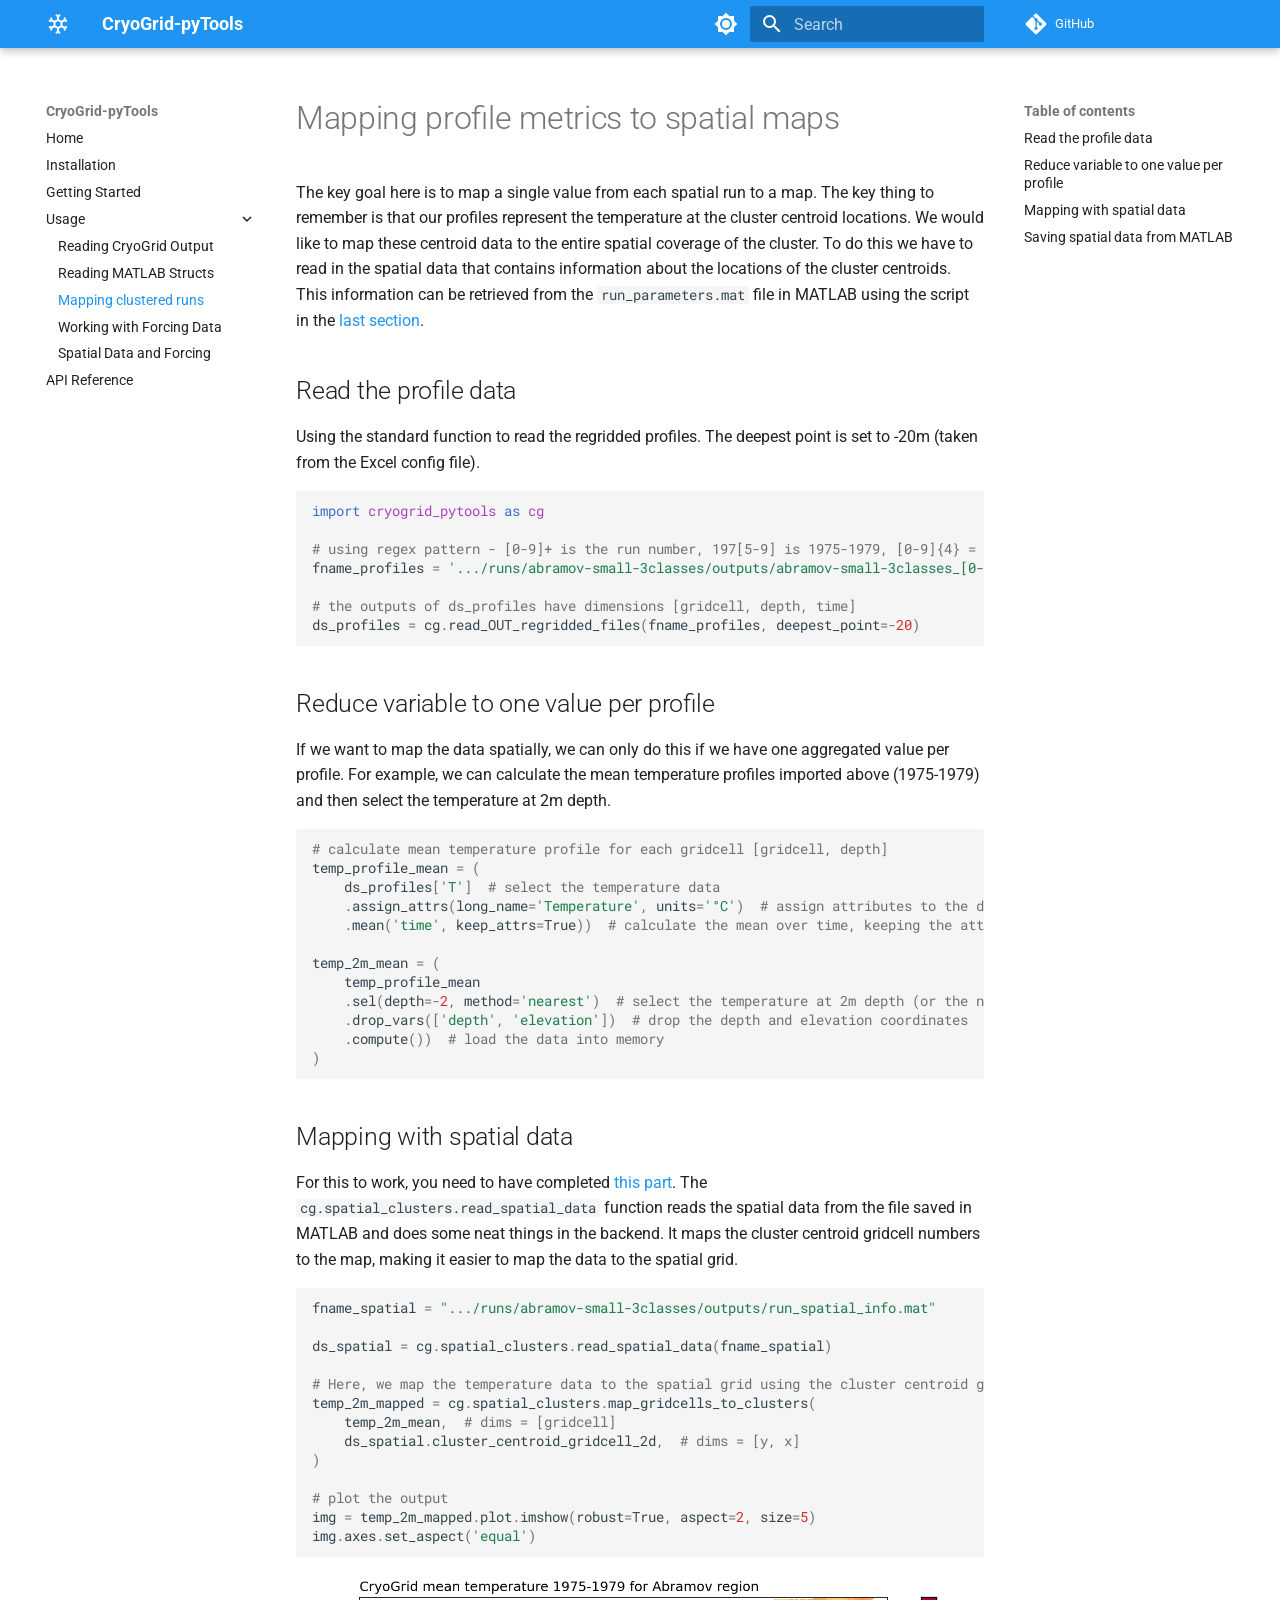
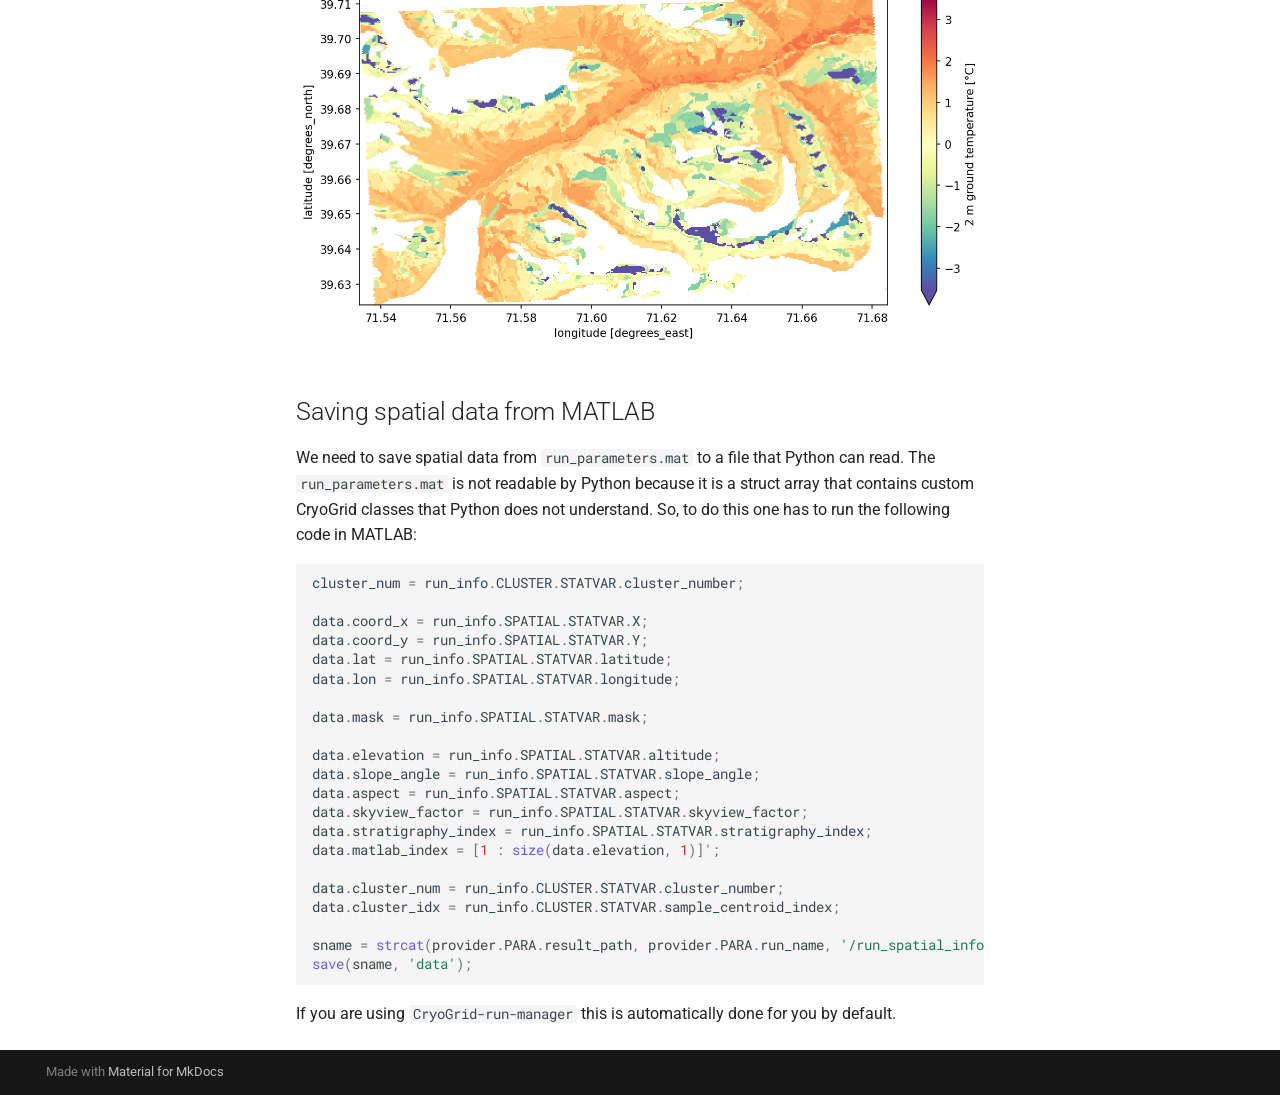
<file: usage/mapping-clustered-runs/index.html>
<!doctype html>
<html lang="en" class="no-js">
  <head>
    
      <meta charset="utf-8">
      <meta name="viewport" content="width=device-width,initial-scale=1">
      
      
      
      
        <link rel="prev" href="../reading-matlab/">
      
      
        <link rel="next" href="../forcing/">
      
      
        
      
      
      <link rel="icon" href="../../assets/images/favicon.png">
      <meta name="generator" content="mkdocs-1.6.1, mkdocs-material-9.8.0">
    
    
      
        <title>Mapping clustered runs - CryoGrid-pyTools</title>
      
    
    
      <link rel="stylesheet" href="../../assets/stylesheets/main.57a0d79d.min.css">
      
        
        <link rel="stylesheet" href="../../assets/stylesheets/palette.fb2fffe2.min.css">
      
      


    
    
      
    
    
      
        
        
        <link rel="preconnect" href="https://fonts.gstatic.com" crossorigin>
        <link rel="stylesheet" href="https://fonts.googleapis.com/css?family=Roboto:300,300i,400,400i,700,700i%7CRoboto+Mono:400,400i,700,700i&display=fallback">
        <style>:root{--md-text-font:"Roboto";--md-code-font:"Roboto Mono"}</style>
      
    
    
      <link rel="stylesheet" href="../../assets/_mkdocstrings.css">
    
      <link rel="stylesheet" href="../../stylesheets/extra.css">
    
    <script>__md_scope=new URL("../..",location),__md_hash=e=>[...e].reduce(((e,_)=>(e<<5)-e+_.charCodeAt(0)),0),__md_get=(e,_=localStorage,t=__md_scope)=>JSON.parse(_.getItem(t.pathname+"."+e)),__md_set=(e,_,t=localStorage,a=__md_scope)=>{try{t.setItem(a.pathname+"."+e,JSON.stringify(_))}catch(e){}}</script>
    
      

    
    
  </head>
  
  
    
    
      
    
    
    
    
    <body dir="ltr" data-md-color-scheme="default" data-md-color-primary="blue" data-md-color-accent="indigo">
  
    
    <input class="md-toggle" data-md-toggle="drawer" type="checkbox" id="__drawer" autocomplete="off">
    <input class="md-toggle" data-md-toggle="search" type="checkbox" id="__search" autocomplete="off">
    <label class="md-overlay" for="__drawer"></label>
    <div data-md-component="skip">
      
        
        <a href="#mapping-profile-metrics-to-spatial-maps" class="md-skip">
          Skip to content
        </a>
      
    </div>
    <div data-md-component="announce">
      
    </div>
    
    
      

  

<header class="md-header md-header--shadow" data-md-component="header">
  <nav class="md-header__inner md-grid" aria-label="Header">
    <a href="../.." title="CryoGrid-pyTools" class="md-header__button md-logo" aria-label="CryoGrid-pyTools" data-md-component="logo">
      
  
  <svg xmlns="http://www.w3.org/2000/svg" viewBox="0 0 24 24"><path d="m20.79 13.95-2.33.62-2-1.13v-2.88l2-1.13 2.33.62.52-1.93-1.77-.47.46-1.77-1.93-.52-.62 2.33-2 1.13L13 7.38V5.12l1.71-1.71L13.29 2 12 3.29 10.71 2 9.29 3.41 11 5.12v2.26L8.5 8.82l-2-1.13-.58-2.33L4 5.88l.47 1.77-1.77.47.52 1.93 2.33-.62 2 1.13v2.89l-2 1.13-2.33-.62-.52 1.93 1.77.47L4 18.12l1.93.52.62-2.33 2-1.13L11 16.62v2.26l-1.71 1.71L10.71 22 12 20.71 13.29 22l1.41-1.41-1.7-1.71v-2.26l2.5-1.45 2 1.13.62 2.33 1.88-.51-.47-1.77 1.77-.47zM9.5 10.56 12 9.11l2.5 1.45v2.88L12 14.89l-2.5-1.45z"/></svg>

    </a>
    <label class="md-header__button md-icon" for="__drawer">
      
      <svg xmlns="http://www.w3.org/2000/svg" viewBox="0 0 24 24"><path d="M3 6h18v2H3zm0 5h18v2H3zm0 5h18v2H3z"/></svg>
    </label>
    <div class="md-header__title" data-md-component="header-title">
      <div class="md-header__ellipsis">
        <div class="md-header__topic">
          <span class="md-ellipsis">
            CryoGrid-pyTools
          </span>
        </div>
        <div class="md-header__topic" data-md-component="header-topic">
          <span class="md-ellipsis">
            
              Mapping clustered runs
            
          </span>
        </div>
      </div>
    </div>
    
      
        <form class="md-header__option" data-md-component="palette">
  
    
    
    
    <input class="md-option" data-md-color-media="" data-md-color-scheme="default" data-md-color-primary="blue" data-md-color-accent="indigo"  aria-label="Switch to dark mode"  type="radio" name="__palette" id="__palette_0">
    
      <label class="md-header__button md-icon" title="Switch to dark mode" for="__palette_1" hidden>
        <svg xmlns="http://www.w3.org/2000/svg" viewBox="0 0 24 24"><path d="M12 8a4 4 0 0 0-4 4 4 4 0 0 0 4 4 4 4 0 0 0 4-4 4 4 0 0 0-4-4m0 10a6 6 0 0 1-6-6 6 6 0 0 1 6-6 6 6 0 0 1 6 6 6 6 0 0 1-6 6m8-9.31V4h-4.69L12 .69 8.69 4H4v4.69L.69 12 4 15.31V20h4.69L12 23.31 15.31 20H20v-4.69L23.31 12z"/></svg>
      </label>
    
  
    
    
    
    <input class="md-option" data-md-color-media="" data-md-color-scheme="slate" data-md-color-primary="blue" data-md-color-accent="indigo"  aria-label="Switch to light mode"  type="radio" name="__palette" id="__palette_1">
    
      <label class="md-header__button md-icon" title="Switch to light mode" for="__palette_0" hidden>
        <svg xmlns="http://www.w3.org/2000/svg" viewBox="0 0 24 24"><path d="M12 18c-.89 0-1.74-.2-2.5-.55C11.56 16.5 13 14.42 13 12s-1.44-4.5-3.5-5.45C10.26 6.2 11.11 6 12 6a6 6 0 0 1 6 6 6 6 0 0 1-6 6m8-9.31V4h-4.69L12 .69 8.69 4H4v4.69L.69 12 4 15.31V20h4.69L12 23.31 15.31 20H20v-4.69L23.31 12z"/></svg>
      </label>
    
  
</form>
      
    
    
      <script>var palette=__md_get("__palette");if(palette&&palette.color){if("(prefers-color-scheme)"===palette.color.media){var media=matchMedia("(prefers-color-scheme: light)"),input=document.querySelector(media.matches?"[data-md-color-media='(prefers-color-scheme: light)']":"[data-md-color-media='(prefers-color-scheme: dark)']");palette.color.media=input.getAttribute("data-md-color-media"),palette.color.scheme=input.getAttribute("data-md-color-scheme"),palette.color.primary=input.getAttribute("data-md-color-primary"),palette.color.accent=input.getAttribute("data-md-color-accent")}for(var[key,value]of Object.entries(palette.color))document.body.setAttribute("data-md-color-"+key,value)}</script>
    
    
    
      
      
        <label class="md-header__button md-icon" for="__search">
          
          <svg xmlns="http://www.w3.org/2000/svg" viewBox="0 0 24 24"><path d="M9.5 3A6.5 6.5 0 0 1 16 9.5c0 1.61-.59 3.09-1.56 4.23l.27.27h.79l5 5-1.5 1.5-5-5v-.79l-.27-.27A6.52 6.52 0 0 1 9.5 16 6.5 6.5 0 0 1 3 9.5 6.5 6.5 0 0 1 9.5 3m0 2C7 5 5 7 5 9.5S7 14 9.5 14 14 12 14 9.5 12 5 9.5 5"/></svg>
        </label>
        <div class="md-search" data-md-component="search" role="dialog">
  <label class="md-search__overlay" for="__search"></label>
  <div class="md-search__inner" role="search">
    <form class="md-search__form" name="search">
      <input type="text" class="md-search__input" name="query" aria-label="Search" placeholder="Search" autocapitalize="off" autocorrect="off" autocomplete="off" spellcheck="false" data-md-component="search-query" required>
      <label class="md-search__icon md-icon" for="__search">
        
        <svg xmlns="http://www.w3.org/2000/svg" viewBox="0 0 24 24"><path d="M9.5 3A6.5 6.5 0 0 1 16 9.5c0 1.61-.59 3.09-1.56 4.23l.27.27h.79l5 5-1.5 1.5-5-5v-.79l-.27-.27A6.52 6.52 0 0 1 9.5 16 6.5 6.5 0 0 1 3 9.5 6.5 6.5 0 0 1 9.5 3m0 2C7 5 5 7 5 9.5S7 14 9.5 14 14 12 14 9.5 12 5 9.5 5"/></svg>
        
        <svg xmlns="http://www.w3.org/2000/svg" viewBox="0 0 24 24"><path d="M20 11v2H8l5.5 5.5-1.42 1.42L4.16 12l7.92-7.92L13.5 5.5 8 11z"/></svg>
      </label>
      <nav class="md-search__options" aria-label="Search">
        
        <button type="reset" class="md-search__icon md-icon" title="Clear" aria-label="Clear" tabindex="-1">
          
          <svg xmlns="http://www.w3.org/2000/svg" viewBox="0 0 24 24"><path d="M19 6.41 17.59 5 12 10.59 6.41 5 5 6.41 10.59 12 5 17.59 6.41 19 12 13.41 17.59 19 19 17.59 13.41 12z"/></svg>
        </button>
      </nav>
      
    </form>
    <div class="md-search__output">
      <div class="md-search__scrollwrap" tabindex="0" data-md-scrollfix>
        <div class="md-search-result" data-md-component="search-result">
          <div class="md-search-result__meta">
            Initializing search
          </div>
          <ol class="md-search-result__list" role="presentation"></ol>
        </div>
      </div>
    </div>
  </div>
</div>
      
    
    
      <div class="md-header__source">
        <a href="https://github.com/lukegre/CryoGrid-pyTools" title="Go to repository" class="md-source" data-md-component="source">
  <div class="md-source__icon md-icon">
    
    <svg xmlns="http://www.w3.org/2000/svg" viewBox="0 0 448 512"><!--! Font Awesome Free 7.1.0 by @fontawesome - https://fontawesome.com License - https://fontawesome.com/license/free (Icons: CC BY 4.0, Fonts: SIL OFL 1.1, Code: MIT License) Copyright 2025 Fonticons, Inc.--><path d="M439.6 236.1 244 40.5c-5.4-5.5-12.8-8.5-20.4-8.5s-15 3-20.4 8.4L162.5 81l51.5 51.5c27.1-9.1 52.7 16.8 43.4 43.7l49.7 49.7c34.2-11.8 61.2 31 35.5 56.7-26.5 26.5-70.2-2.9-56-37.3L240.3 199v121.9c25.3 12.5 22.3 41.8 9.1 55-6.4 6.4-15.2 10.1-24.3 10.1s-17.8-3.6-24.3-10.1c-17.6-17.6-11.1-46.9 11.2-56v-123c-20.8-8.5-24.6-30.7-18.6-45L142.6 101 8.5 235.1C3 240.6 0 247.9 0 255.5s3 15 8.5 20.4l195.6 195.7c5.4 5.4 12.7 8.4 20.4 8.4s15-3 20.4-8.4l194.7-194.7c5.4-5.4 8.4-12.8 8.4-20.4s-3-15-8.4-20.4"/></svg>
  </div>
  <div class="md-source__repository">
    GitHub
  </div>
</a>
      </div>
    
  </nav>
  
</header>
    
    <div class="md-container" data-md-component="container">
      
      
        
          
        
      
      <main class="md-main" data-md-component="main">
        <div class="md-main__inner md-grid">
          
            
              
              <div class="md-sidebar md-sidebar--primary" data-md-component="sidebar" data-md-type="navigation" >
                <div class="md-sidebar__scrollwrap">
                  <div class="md-sidebar__inner">
                    



<nav class="md-nav md-nav--primary" aria-label="Navigation" data-md-level="0">
  <label class="md-nav__title" for="__drawer">
    <a href="../.." title="CryoGrid-pyTools" class="md-nav__button md-logo" aria-label="CryoGrid-pyTools" data-md-component="logo">
      
  
  <svg xmlns="http://www.w3.org/2000/svg" viewBox="0 0 24 24"><path d="m20.79 13.95-2.33.62-2-1.13v-2.88l2-1.13 2.33.62.52-1.93-1.77-.47.46-1.77-1.93-.52-.62 2.33-2 1.13L13 7.38V5.12l1.71-1.71L13.29 2 12 3.29 10.71 2 9.29 3.41 11 5.12v2.26L8.5 8.82l-2-1.13-.58-2.33L4 5.88l.47 1.77-1.77.47.52 1.93 2.33-.62 2 1.13v2.89l-2 1.13-2.33-.62-.52 1.93 1.77.47L4 18.12l1.93.52.62-2.33 2-1.13L11 16.62v2.26l-1.71 1.71L10.71 22 12 20.71 13.29 22l1.41-1.41-1.7-1.71v-2.26l2.5-1.45 2 1.13.62 2.33 1.88-.51-.47-1.77 1.77-.47zM9.5 10.56 12 9.11l2.5 1.45v2.88L12 14.89l-2.5-1.45z"/></svg>

    </a>
    CryoGrid-pyTools
  </label>
  
    <div class="md-nav__source">
      <a href="https://github.com/lukegre/CryoGrid-pyTools" title="Go to repository" class="md-source" data-md-component="source">
  <div class="md-source__icon md-icon">
    
    <svg xmlns="http://www.w3.org/2000/svg" viewBox="0 0 448 512"><!--! Font Awesome Free 7.1.0 by @fontawesome - https://fontawesome.com License - https://fontawesome.com/license/free (Icons: CC BY 4.0, Fonts: SIL OFL 1.1, Code: MIT License) Copyright 2025 Fonticons, Inc.--><path d="M439.6 236.1 244 40.5c-5.4-5.5-12.8-8.5-20.4-8.5s-15 3-20.4 8.4L162.5 81l51.5 51.5c27.1-9.1 52.7 16.8 43.4 43.7l49.7 49.7c34.2-11.8 61.2 31 35.5 56.7-26.5 26.5-70.2-2.9-56-37.3L240.3 199v121.9c25.3 12.5 22.3 41.8 9.1 55-6.4 6.4-15.2 10.1-24.3 10.1s-17.8-3.6-24.3-10.1c-17.6-17.6-11.1-46.9 11.2-56v-123c-20.8-8.5-24.6-30.7-18.6-45L142.6 101 8.5 235.1C3 240.6 0 247.9 0 255.5s3 15 8.5 20.4l195.6 195.7c5.4 5.4 12.7 8.4 20.4 8.4s15-3 20.4-8.4l194.7-194.7c5.4-5.4 8.4-12.8 8.4-20.4s-3-15-8.4-20.4"/></svg>
  </div>
  <div class="md-source__repository">
    GitHub
  </div>
</a>
    </div>
  
  <ul class="md-nav__list" data-md-scrollfix>
    
      
      
  
  
  
  
    <li class="md-nav__item">
      <a href="../.." class="md-nav__link">
        
  
  
  <span class="md-ellipsis">
    
  
    Home
  

    
  </span>
  
  

      </a>
    </li>
  

    
      
      
  
  
  
  
    <li class="md-nav__item">
      <a href="../../installation/" class="md-nav__link">
        
  
  
  <span class="md-ellipsis">
    
  
    Installation
  

    
  </span>
  
  

      </a>
    </li>
  

    
      
      
  
  
  
  
    <li class="md-nav__item">
      <a href="../../getting-started/" class="md-nav__link">
        
  
  
  <span class="md-ellipsis">
    
  
    Getting Started
  

    
  </span>
  
  

      </a>
    </li>
  

    
      
      
  
  
    
  
  
  
    
    
    
    
    
    <li class="md-nav__item md-nav__item--active md-nav__item--nested">
      
        
        
        <input class="md-nav__toggle md-toggle " type="checkbox" id="__nav_4" checked>
        
          
          <label class="md-nav__link" for="__nav_4" id="__nav_4_label" tabindex="0">
            
  
  
  <span class="md-ellipsis">
    
  
    Usage
  

    
  </span>
  
  

            <span class="md-nav__icon md-icon"></span>
          </label>
        
        <nav class="md-nav" data-md-level="1" aria-labelledby="__nav_4_label" aria-expanded="true">
          <label class="md-nav__title" for="__nav_4">
            <span class="md-nav__icon md-icon"></span>
            
  
    Usage
  

          </label>
          <ul class="md-nav__list" data-md-scrollfix>
            
              
                
  
  
  
  
    <li class="md-nav__item">
      <a href="../reading-output/" class="md-nav__link">
        
  
  
  <span class="md-ellipsis">
    
  
    Reading CryoGrid Output
  

    
  </span>
  
  

      </a>
    </li>
  

              
            
              
                
  
  
  
  
    <li class="md-nav__item">
      <a href="../reading-matlab/" class="md-nav__link">
        
  
  
  <span class="md-ellipsis">
    
  
    Reading MATLAB Structs
  

    
  </span>
  
  

      </a>
    </li>
  

              
            
              
                
  
  
    
  
  
  
    <li class="md-nav__item md-nav__item--active">
      
      <input class="md-nav__toggle md-toggle" type="checkbox" id="__toc">
      
      
        
      
      
        <label class="md-nav__link md-nav__link--active" for="__toc">
          
  
  
  <span class="md-ellipsis">
    
  
    Mapping clustered runs
  

    
  </span>
  
  

          <span class="md-nav__icon md-icon"></span>
        </label>
      
      <a href="./" class="md-nav__link md-nav__link--active">
        
  
  
  <span class="md-ellipsis">
    
  
    Mapping clustered runs
  

    
  </span>
  
  

      </a>
      
        

<nav class="md-nav md-nav--secondary" aria-label="Table of contents">
  
  
  
    
  
  
    <label class="md-nav__title" for="__toc">
      <span class="md-nav__icon md-icon"></span>
      Table of contents
    </label>
    <ul class="md-nav__list" data-md-component="toc" data-md-scrollfix>
      
        <li class="md-nav__item">
  <a href="#read-the-profile-data" class="md-nav__link">
    <span class="md-ellipsis">
      
        Read the profile data
      
    </span>
  </a>
  
</li>
      
        <li class="md-nav__item">
  <a href="#reduce-variable-to-one-value-per-profile" class="md-nav__link">
    <span class="md-ellipsis">
      
        Reduce variable to one value per profile
      
    </span>
  </a>
  
</li>
      
        <li class="md-nav__item">
  <a href="#mapping-with-spatial-data" class="md-nav__link">
    <span class="md-ellipsis">
      
        Mapping with spatial data
      
    </span>
  </a>
  
</li>
      
        <li class="md-nav__item">
  <a href="#saving-spatial-data-from-matlab" class="md-nav__link">
    <span class="md-ellipsis">
      
        Saving spatial data from MATLAB
      
    </span>
  </a>
  
</li>
      
    </ul>
  
</nav>
      
    </li>
  

              
            
              
                
  
  
  
  
    <li class="md-nav__item">
      <a href="../forcing/" class="md-nav__link">
        
  
  
  <span class="md-ellipsis">
    
  
    Working with Forcing Data
  

    
  </span>
  
  

      </a>
    </li>
  

              
            
              
                
  
  
  
  
    <li class="md-nav__item">
      <a href="../forcing-spatial/" class="md-nav__link">
        
  
  
  <span class="md-ellipsis">
    
  
    Spatial Data and Forcing
  

    
  </span>
  
  

      </a>
    </li>
  

              
            
          </ul>
        </nav>
      
    </li>
  

    
      
      
  
  
  
  
    <li class="md-nav__item">
      <a href="../../api-reference/" class="md-nav__link">
        
  
  
  <span class="md-ellipsis">
    
  
    API Reference
  

    
  </span>
  
  

      </a>
    </li>
  

    
  </ul>
</nav>
                  </div>
                </div>
              </div>
            
            
              
              <div class="md-sidebar md-sidebar--secondary" data-md-component="sidebar" data-md-type="toc" >
                <div class="md-sidebar__scrollwrap">
                  <div class="md-sidebar__inner">
                    

<nav class="md-nav md-nav--secondary" aria-label="Table of contents">
  
  
  
    
  
  
    <label class="md-nav__title" for="__toc">
      <span class="md-nav__icon md-icon"></span>
      Table of contents
    </label>
    <ul class="md-nav__list" data-md-component="toc" data-md-scrollfix>
      
        <li class="md-nav__item">
  <a href="#read-the-profile-data" class="md-nav__link">
    <span class="md-ellipsis">
      
        Read the profile data
      
    </span>
  </a>
  
</li>
      
        <li class="md-nav__item">
  <a href="#reduce-variable-to-one-value-per-profile" class="md-nav__link">
    <span class="md-ellipsis">
      
        Reduce variable to one value per profile
      
    </span>
  </a>
  
</li>
      
        <li class="md-nav__item">
  <a href="#mapping-with-spatial-data" class="md-nav__link">
    <span class="md-ellipsis">
      
        Mapping with spatial data
      
    </span>
  </a>
  
</li>
      
        <li class="md-nav__item">
  <a href="#saving-spatial-data-from-matlab" class="md-nav__link">
    <span class="md-ellipsis">
      
        Saving spatial data from MATLAB
      
    </span>
  </a>
  
</li>
      
    </ul>
  
</nav>
                  </div>
                </div>
              </div>
            
          
          
            <div class="md-content" data-md-component="content">
              
              <article class="md-content__inner md-typeset">
                
                  


  
  


<h1 id="mapping-profile-metrics-to-spatial-maps">Mapping profile metrics to spatial maps</h1>
<p>The key goal here is to map a single value from each spatial run to a map. The key thing to remember is that our profiles represent the temperature at the cluster centroid locations. We would like to map these centroid data to the entire spatial coverage of the cluster. To do this we have to read in the spatial data that contains information about the locations of the cluster centroids. This information can be retrieved from the <code>run_parameters.mat</code> file in MATLAB using the script in the <a href="#saving-spatial-data-from-matlab">last section</a>.</p>
<h2 id="read-the-profile-data">Read the profile data</h2>
<p>Using the standard function to read the regridded profiles. The deepest point is set to -20m (taken from the Excel config file).
<div class="highlight"><pre><span></span><code><a id="__codelineno-0-1" name="__codelineno-0-1" href="#__codelineno-0-1"></a><span class="kn">import</span><span class="w"> </span><span class="nn">cryogrid_pytools</span><span class="w"> </span><span class="k">as</span><span class="w"> </span><span class="nn">cg</span>
<a id="__codelineno-0-2" name="__codelineno-0-2" href="#__codelineno-0-2"></a>
<a id="__codelineno-0-3" name="__codelineno-0-3" href="#__codelineno-0-3"></a><span class="c1"># using regex pattern - [0-9]+ is the run number, 197[5-9] is 1975-1979, [0-9]{4} = mmdd part of the date</span>
<a id="__codelineno-0-4" name="__codelineno-0-4" href="#__codelineno-0-4"></a><span class="n">fname_profiles</span> <span class="o">=</span> <span class="s1">'.../runs/abramov-small-3classes/outputs/abramov-small-3classes_[0-9]+_197[5-9][0-9]</span><span class="si">{4}</span><span class="s1">.mat'</span>
<a id="__codelineno-0-5" name="__codelineno-0-5" href="#__codelineno-0-5"></a>
<a id="__codelineno-0-6" name="__codelineno-0-6" href="#__codelineno-0-6"></a><span class="c1"># the outputs of ds_profiles have dimensions [gridcell, depth, time]</span>
<a id="__codelineno-0-7" name="__codelineno-0-7" href="#__codelineno-0-7"></a><span class="n">ds_profiles</span> <span class="o">=</span> <span class="n">cg</span><span class="o">.</span><span class="n">read_OUT_regridded_files</span><span class="p">(</span><span class="n">fname_profiles</span><span class="p">,</span> <span class="n">deepest_point</span><span class="o">=-</span><span class="mi">20</span><span class="p">)</span>
</code></pre></div></p>
<h2 id="reduce-variable-to-one-value-per-profile">Reduce variable to one value per profile</h2>
<p>If we want to map the data spatially, we can only do this if we have one aggregated value per profile. For example, we can calculate the mean temperature profiles imported above (1975-1979) and then select the temperature at 2m depth.</p>
<div class="highlight"><pre><span></span><code><a id="__codelineno-1-1" name="__codelineno-1-1" href="#__codelineno-1-1"></a><span class="c1"># calculate mean temperature profile for each gridcell [gridcell, depth]</span>
<a id="__codelineno-1-2" name="__codelineno-1-2" href="#__codelineno-1-2"></a><span class="n">temp_profile_mean</span> <span class="o">=</span> <span class="p">(</span>
<a id="__codelineno-1-3" name="__codelineno-1-3" href="#__codelineno-1-3"></a>    <span class="n">ds_profiles</span><span class="p">[</span><span class="s1">'T'</span><span class="p">]</span>  <span class="c1"># select the temperature data</span>
<a id="__codelineno-1-4" name="__codelineno-1-4" href="#__codelineno-1-4"></a>    <span class="o">.</span><span class="n">assign_attrs</span><span class="p">(</span><span class="n">long_name</span><span class="o">=</span><span class="s1">'Temperature'</span><span class="p">,</span> <span class="n">units</span><span class="o">=</span><span class="s1">'°C'</span><span class="p">)</span>  <span class="c1"># assign attributes to the data (for plotting)</span>
<a id="__codelineno-1-5" name="__codelineno-1-5" href="#__codelineno-1-5"></a>    <span class="o">.</span><span class="n">mean</span><span class="p">(</span><span class="s1">'time'</span><span class="p">,</span> <span class="n">keep_attrs</span><span class="o">=</span><span class="kc">True</span><span class="p">))</span>  <span class="c1"># calculate the mean over time, keeping the attributes</span>
<a id="__codelineno-1-6" name="__codelineno-1-6" href="#__codelineno-1-6"></a>
<a id="__codelineno-1-7" name="__codelineno-1-7" href="#__codelineno-1-7"></a><span class="n">temp_2m_mean</span> <span class="o">=</span> <span class="p">(</span>
<a id="__codelineno-1-8" name="__codelineno-1-8" href="#__codelineno-1-8"></a>    <span class="n">temp_profile_mean</span>
<a id="__codelineno-1-9" name="__codelineno-1-9" href="#__codelineno-1-9"></a>    <span class="o">.</span><span class="n">sel</span><span class="p">(</span><span class="n">depth</span><span class="o">=-</span><span class="mi">2</span><span class="p">,</span> <span class="n">method</span><span class="o">=</span><span class="s1">'nearest'</span><span class="p">)</span>  <span class="c1"># select the temperature at 2m depth (or the nearest depth)</span>
<a id="__codelineno-1-10" name="__codelineno-1-10" href="#__codelineno-1-10"></a>    <span class="o">.</span><span class="n">drop_vars</span><span class="p">([</span><span class="s1">'depth'</span><span class="p">,</span> <span class="s1">'elevation'</span><span class="p">])</span>  <span class="c1"># drop the depth and elevation coordinates</span>
<a id="__codelineno-1-11" name="__codelineno-1-11" href="#__codelineno-1-11"></a>    <span class="o">.</span><span class="n">compute</span><span class="p">())</span>  <span class="c1"># load the data into memory</span>
<a id="__codelineno-1-12" name="__codelineno-1-12" href="#__codelineno-1-12"></a><span class="p">)</span>
</code></pre></div>
<h2 id="mapping-with-spatial-data">Mapping with spatial data</h2>
<p>For this to work, you need to have completed <a href="#saving-spatial-data-from-matlab">this part</a>.
The <code>cg.spatial_clusters.read_spatial_data</code> function reads the spatial data from the file saved in MATLAB and does some neat things in the backend. It maps the cluster centroid gridcell numbers to the map, making it easier to map the data to the spatial grid.</p>
<p><div class="highlight"><pre><span></span><code><a id="__codelineno-2-1" name="__codelineno-2-1" href="#__codelineno-2-1"></a><span class="n">fname_spatial</span> <span class="o">=</span> <span class="s2">".../runs/abramov-small-3classes/outputs/run_spatial_info.mat"</span>
<a id="__codelineno-2-2" name="__codelineno-2-2" href="#__codelineno-2-2"></a>
<a id="__codelineno-2-3" name="__codelineno-2-3" href="#__codelineno-2-3"></a><span class="n">ds_spatial</span> <span class="o">=</span> <span class="n">cg</span><span class="o">.</span><span class="n">spatial_clusters</span><span class="o">.</span><span class="n">read_spatial_data</span><span class="p">(</span><span class="n">fname_spatial</span><span class="p">)</span>
<a id="__codelineno-2-4" name="__codelineno-2-4" href="#__codelineno-2-4"></a>
<a id="__codelineno-2-5" name="__codelineno-2-5" href="#__codelineno-2-5"></a><span class="c1"># Here, we map the temperature data to the spatial grid using the cluster centroid gridcell numbers</span>
<a id="__codelineno-2-6" name="__codelineno-2-6" href="#__codelineno-2-6"></a><span class="n">temp_2m_mapped</span> <span class="o">=</span> <span class="n">cg</span><span class="o">.</span><span class="n">spatial_clusters</span><span class="o">.</span><span class="n">map_gridcells_to_clusters</span><span class="p">(</span>
<a id="__codelineno-2-7" name="__codelineno-2-7" href="#__codelineno-2-7"></a>    <span class="n">temp_2m_mean</span><span class="p">,</span>  <span class="c1"># dims = [gridcell]</span>
<a id="__codelineno-2-8" name="__codelineno-2-8" href="#__codelineno-2-8"></a>    <span class="n">ds_spatial</span><span class="o">.</span><span class="n">cluster_centroid_gridcell_2d</span><span class="p">,</span>  <span class="c1"># dims = [y, x]</span>
<a id="__codelineno-2-9" name="__codelineno-2-9" href="#__codelineno-2-9"></a><span class="p">)</span>
<a id="__codelineno-2-10" name="__codelineno-2-10" href="#__codelineno-2-10"></a>
<a id="__codelineno-2-11" name="__codelineno-2-11" href="#__codelineno-2-11"></a><span class="c1"># plot the output</span>
<a id="__codelineno-2-12" name="__codelineno-2-12" href="#__codelineno-2-12"></a><span class="n">img</span> <span class="o">=</span> <span class="n">temp_2m_mapped</span><span class="o">.</span><span class="n">plot</span><span class="o">.</span><span class="n">imshow</span><span class="p">(</span><span class="n">robust</span><span class="o">=</span><span class="kc">True</span><span class="p">,</span> <span class="n">aspect</span><span class="o">=</span><span class="mi">2</span><span class="p">,</span> <span class="n">size</span><span class="o">=</span><span class="mi">5</span><span class="p">)</span>
<a id="__codelineno-2-13" name="__codelineno-2-13" href="#__codelineno-2-13"></a><span class="n">img</span><span class="o">.</span><span class="n">axes</span><span class="o">.</span><span class="n">set_aspect</span><span class="p">(</span><span class="s1">'equal'</span><span class="p">)</span>
</code></pre></div>
<img alt="" src="../../imgs/mapped_temp_2m-1975_1979.png" /></p>
<h2 id="saving-spatial-data-from-matlab">Saving spatial data from MATLAB</h2>
<p>We need to save spatial data from <code>run_parameters.mat</code> to a file that Python can read. The <code>run_parameters.mat</code> is not readable by Python because it is a struct array that contains custom CryoGrid classes that Python does not understand. So, to do this one has to run the following code in MATLAB:</p>
<div class="highlight"><pre><span></span><code><a id="__codelineno-3-1" name="__codelineno-3-1" href="#__codelineno-3-1"></a><span class="n">cluster_num</span><span class="w"> </span><span class="p">=</span><span class="w"> </span><span class="n">run_info</span><span class="p">.</span><span class="n">CLUSTER</span><span class="p">.</span><span class="n">STATVAR</span><span class="p">.</span><span class="n">cluster_number</span><span class="p">;</span>
<a id="__codelineno-3-2" name="__codelineno-3-2" href="#__codelineno-3-2"></a>
<a id="__codelineno-3-3" name="__codelineno-3-3" href="#__codelineno-3-3"></a><span class="n">data</span><span class="p">.</span><span class="n">coord_x</span><span class="w"> </span><span class="p">=</span><span class="w"> </span><span class="n">run_info</span><span class="p">.</span><span class="n">SPATIAL</span><span class="p">.</span><span class="n">STATVAR</span><span class="p">.</span><span class="n">X</span><span class="p">;</span>
<a id="__codelineno-3-4" name="__codelineno-3-4" href="#__codelineno-3-4"></a><span class="n">data</span><span class="p">.</span><span class="n">coord_y</span><span class="w"> </span><span class="p">=</span><span class="w"> </span><span class="n">run_info</span><span class="p">.</span><span class="n">SPATIAL</span><span class="p">.</span><span class="n">STATVAR</span><span class="p">.</span><span class="n">Y</span><span class="p">;</span>
<a id="__codelineno-3-5" name="__codelineno-3-5" href="#__codelineno-3-5"></a><span class="n">data</span><span class="p">.</span><span class="n">lat</span><span class="w"> </span><span class="p">=</span><span class="w"> </span><span class="n">run_info</span><span class="p">.</span><span class="n">SPATIAL</span><span class="p">.</span><span class="n">STATVAR</span><span class="p">.</span><span class="n">latitude</span><span class="p">;</span>
<a id="__codelineno-3-6" name="__codelineno-3-6" href="#__codelineno-3-6"></a><span class="n">data</span><span class="p">.</span><span class="n">lon</span><span class="w"> </span><span class="p">=</span><span class="w"> </span><span class="n">run_info</span><span class="p">.</span><span class="n">SPATIAL</span><span class="p">.</span><span class="n">STATVAR</span><span class="p">.</span><span class="n">longitude</span><span class="p">;</span>
<a id="__codelineno-3-7" name="__codelineno-3-7" href="#__codelineno-3-7"></a>
<a id="__codelineno-3-8" name="__codelineno-3-8" href="#__codelineno-3-8"></a><span class="n">data</span><span class="p">.</span><span class="n">mask</span><span class="w"> </span><span class="p">=</span><span class="w"> </span><span class="n">run_info</span><span class="p">.</span><span class="n">SPATIAL</span><span class="p">.</span><span class="n">STATVAR</span><span class="p">.</span><span class="n">mask</span><span class="p">;</span>
<a id="__codelineno-3-9" name="__codelineno-3-9" href="#__codelineno-3-9"></a>
<a id="__codelineno-3-10" name="__codelineno-3-10" href="#__codelineno-3-10"></a><span class="n">data</span><span class="p">.</span><span class="n">elevation</span><span class="w"> </span><span class="p">=</span><span class="w"> </span><span class="n">run_info</span><span class="p">.</span><span class="n">SPATIAL</span><span class="p">.</span><span class="n">STATVAR</span><span class="p">.</span><span class="n">altitude</span><span class="p">;</span>
<a id="__codelineno-3-11" name="__codelineno-3-11" href="#__codelineno-3-11"></a><span class="n">data</span><span class="p">.</span><span class="n">slope_angle</span><span class="w"> </span><span class="p">=</span><span class="w"> </span><span class="n">run_info</span><span class="p">.</span><span class="n">SPATIAL</span><span class="p">.</span><span class="n">STATVAR</span><span class="p">.</span><span class="n">slope_angle</span><span class="p">;</span>
<a id="__codelineno-3-12" name="__codelineno-3-12" href="#__codelineno-3-12"></a><span class="n">data</span><span class="p">.</span><span class="n">aspect</span><span class="w"> </span><span class="p">=</span><span class="w"> </span><span class="n">run_info</span><span class="p">.</span><span class="n">SPATIAL</span><span class="p">.</span><span class="n">STATVAR</span><span class="p">.</span><span class="n">aspect</span><span class="p">;</span>
<a id="__codelineno-3-13" name="__codelineno-3-13" href="#__codelineno-3-13"></a><span class="n">data</span><span class="p">.</span><span class="n">skyview_factor</span><span class="w"> </span><span class="p">=</span><span class="w"> </span><span class="n">run_info</span><span class="p">.</span><span class="n">SPATIAL</span><span class="p">.</span><span class="n">STATVAR</span><span class="p">.</span><span class="n">skyview_factor</span><span class="p">;</span>
<a id="__codelineno-3-14" name="__codelineno-3-14" href="#__codelineno-3-14"></a><span class="n">data</span><span class="p">.</span><span class="n">stratigraphy_index</span><span class="w"> </span><span class="p">=</span><span class="w"> </span><span class="n">run_info</span><span class="p">.</span><span class="n">SPATIAL</span><span class="p">.</span><span class="n">STATVAR</span><span class="p">.</span><span class="n">stratigraphy_index</span><span class="p">;</span>
<a id="__codelineno-3-15" name="__codelineno-3-15" href="#__codelineno-3-15"></a><span class="n">data</span><span class="p">.</span><span class="n">matlab_index</span><span class="w"> </span><span class="p">=</span><span class="w"> </span><span class="p">[</span><span class="mi">1</span><span class="w"> </span><span class="p">:</span><span class="w"> </span><span class="nb">size</span><span class="p">(</span><span class="n">data</span><span class="p">.</span><span class="n">elevation</span><span class="p">,</span><span class="w"> </span><span class="mi">1</span><span class="p">)]</span><span class="o">'</span><span class="p">;</span>
<a id="__codelineno-3-16" name="__codelineno-3-16" href="#__codelineno-3-16"></a>
<a id="__codelineno-3-17" name="__codelineno-3-17" href="#__codelineno-3-17"></a><span class="n">data</span><span class="p">.</span><span class="n">cluster_num</span><span class="w"> </span><span class="p">=</span><span class="w"> </span><span class="n">run_info</span><span class="p">.</span><span class="n">CLUSTER</span><span class="p">.</span><span class="n">STATVAR</span><span class="p">.</span><span class="n">cluster_number</span><span class="p">;</span>
<a id="__codelineno-3-18" name="__codelineno-3-18" href="#__codelineno-3-18"></a><span class="n">data</span><span class="p">.</span><span class="n">cluster_idx</span><span class="w"> </span><span class="p">=</span><span class="w"> </span><span class="n">run_info</span><span class="p">.</span><span class="n">CLUSTER</span><span class="p">.</span><span class="n">STATVAR</span><span class="p">.</span><span class="n">sample_centroid_index</span><span class="p">;</span>
<a id="__codelineno-3-19" name="__codelineno-3-19" href="#__codelineno-3-19"></a>
<a id="__codelineno-3-20" name="__codelineno-3-20" href="#__codelineno-3-20"></a><span class="n">sname</span><span class="w"> </span><span class="p">=</span><span class="w"> </span><span class="nb">strcat</span><span class="p">(</span><span class="n">provider</span><span class="p">.</span><span class="n">PARA</span><span class="p">.</span><span class="n">result_path</span><span class="p">,</span><span class="w"> </span><span class="n">provider</span><span class="p">.</span><span class="n">PARA</span><span class="p">.</span><span class="n">run_name</span><span class="p">,</span><span class="w"> </span><span class="s">'/run_spatial_info.mat'</span><span class="p">);</span>
<a id="__codelineno-3-21" name="__codelineno-3-21" href="#__codelineno-3-21"></a><span class="nb">save</span><span class="p">(</span><span class="n">sname</span><span class="p">,</span><span class="w"> </span><span class="s">'data'</span><span class="p">);</span>
</code></pre></div>
<p>If you are using <code>CryoGrid-run-manager</code> this is automatically done for you by default.</p>












                
              </article>
            </div>
          
          
<script>var target=document.getElementById(location.hash.slice(1));target&&target.name&&(target.checked=target.name.startsWith("__tabbed_"))</script>
        </div>
        
      </main>
      
        <footer class="md-footer">
  
  <div class="md-footer-meta md-typeset">
    <div class="md-footer-meta__inner md-grid">
      <div class="md-copyright">
  
  
    Made with
    <a href="https://squidfunk.github.io/mkdocs-material/" target="_blank" rel="noopener">
      Material for MkDocs
    </a>
  
</div>
      
    </div>
  </div>
</footer>
      
    </div>
    <div class="md-dialog" data-md-component="dialog">
      <div class="md-dialog__inner md-typeset"></div>
    </div>
    
    
    
      
      
      <script id="__config" type="application/json">{"annotate": null, "base": "../..", "features": [], "search": "../../assets/javascripts/workers/search.a7633da7.min.js", "tags": null, "translations": {"clipboard.copied": "Copied to clipboard", "clipboard.copy": "Copy to clipboard", "search.result.more.one": "1 more on this page", "search.result.more.other": "# more on this page", "search.result.none": "No matching documents", "search.result.one": "1 matching document", "search.result.other": "# matching documents", "search.result.placeholder": "Type to start searching", "search.result.term.missing": "Missing", "select.version": "Select version"}, "version": null}</script>
    
    
      <script src="../../assets/javascripts/bundle.c21346df.min.js"></script>
      
    
  </body>
</html>
</file>
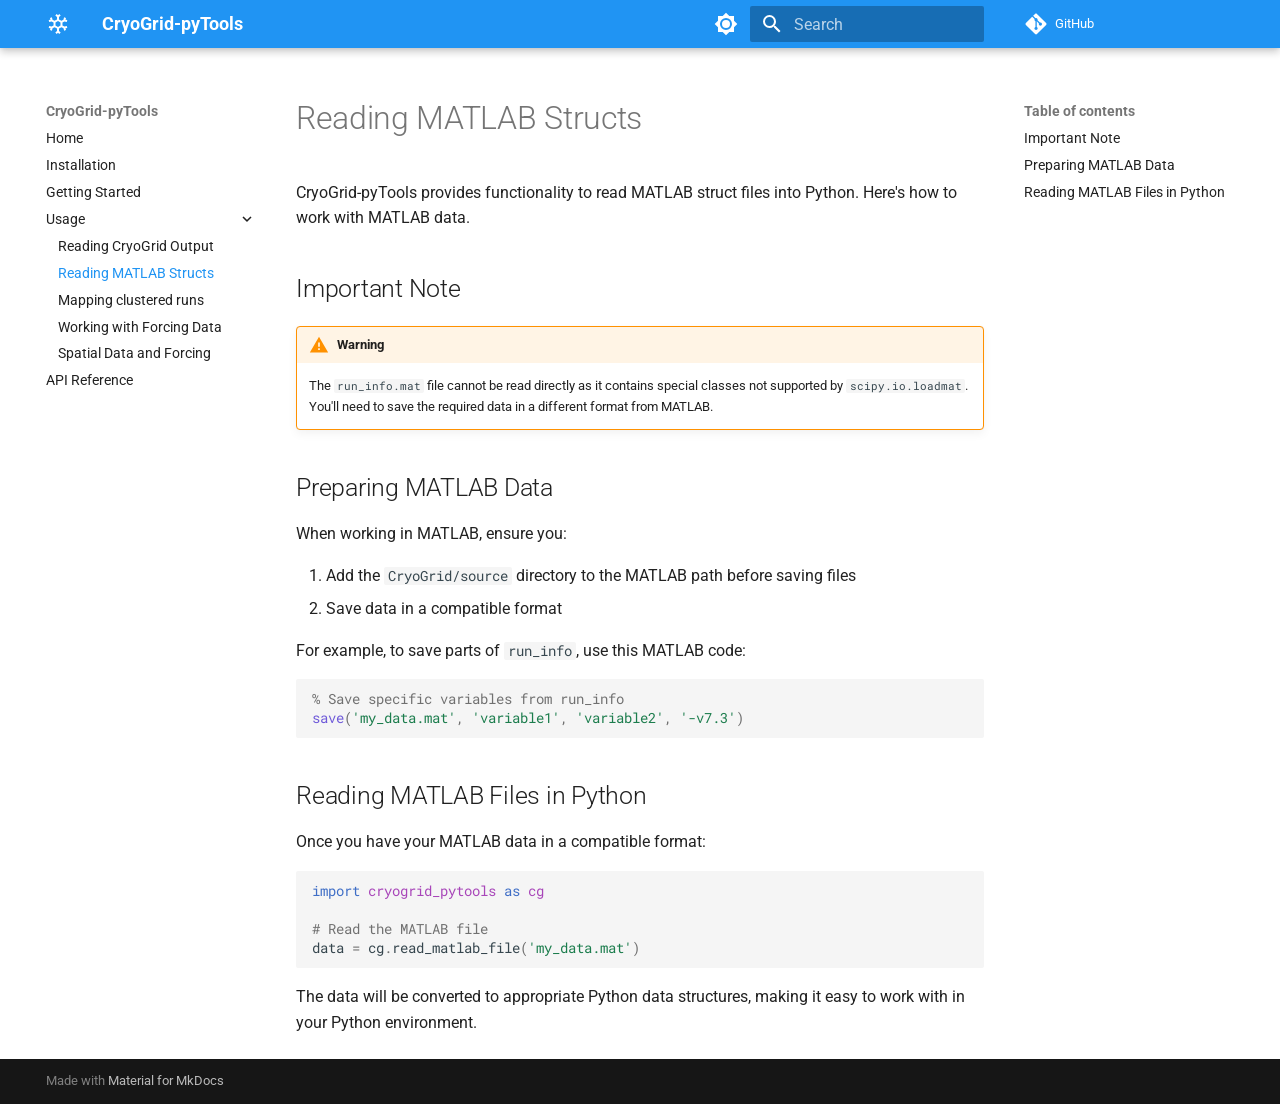
<file: usage/reading-matlab/index.html>
<!doctype html>
<html lang="en" class="no-js">
  <head>
    
      <meta charset="utf-8">
      <meta name="viewport" content="width=device-width,initial-scale=1">
      
      
      
      
        <link rel="prev" href="../reading-output/">
      
      
        <link rel="next" href="../mapping-clustered-runs/">
      
      
        
      
      
      <link rel="icon" href="../../assets/images/favicon.png">
      <meta name="generator" content="mkdocs-1.6.1, mkdocs-material-9.8.0">
    
    
      
        <title>Reading MATLAB Structs - CryoGrid-pyTools</title>
      
    
    
      <link rel="stylesheet" href="../../assets/stylesheets/main.57a0d79d.min.css">
      
        
        <link rel="stylesheet" href="../../assets/stylesheets/palette.fb2fffe2.min.css">
      
      


    
    
      
    
    
      
        
        
        <link rel="preconnect" href="https://fonts.gstatic.com" crossorigin>
        <link rel="stylesheet" href="https://fonts.googleapis.com/css?family=Roboto:300,300i,400,400i,700,700i%7CRoboto+Mono:400,400i,700,700i&display=fallback">
        <style>:root{--md-text-font:"Roboto";--md-code-font:"Roboto Mono"}</style>
      
    
    
      <link rel="stylesheet" href="../../assets/_mkdocstrings.css">
    
      <link rel="stylesheet" href="../../stylesheets/extra.css">
    
    <script>__md_scope=new URL("../..",location),__md_hash=e=>[...e].reduce(((e,_)=>(e<<5)-e+_.charCodeAt(0)),0),__md_get=(e,_=localStorage,t=__md_scope)=>JSON.parse(_.getItem(t.pathname+"."+e)),__md_set=(e,_,t=localStorage,a=__md_scope)=>{try{t.setItem(a.pathname+"."+e,JSON.stringify(_))}catch(e){}}</script>
    
      

    
    
  </head>
  
  
    
    
      
    
    
    
    
    <body dir="ltr" data-md-color-scheme="default" data-md-color-primary="blue" data-md-color-accent="indigo">
  
    
    <input class="md-toggle" data-md-toggle="drawer" type="checkbox" id="__drawer" autocomplete="off">
    <input class="md-toggle" data-md-toggle="search" type="checkbox" id="__search" autocomplete="off">
    <label class="md-overlay" for="__drawer"></label>
    <div data-md-component="skip">
      
        
        <a href="#reading-matlab-structs" class="md-skip">
          Skip to content
        </a>
      
    </div>
    <div data-md-component="announce">
      
    </div>
    
    
      

  

<header class="md-header md-header--shadow" data-md-component="header">
  <nav class="md-header__inner md-grid" aria-label="Header">
    <a href="../.." title="CryoGrid-pyTools" class="md-header__button md-logo" aria-label="CryoGrid-pyTools" data-md-component="logo">
      
  
  <svg xmlns="http://www.w3.org/2000/svg" viewBox="0 0 24 24"><path d="m20.79 13.95-2.33.62-2-1.13v-2.88l2-1.13 2.33.62.52-1.93-1.77-.47.46-1.77-1.93-.52-.62 2.33-2 1.13L13 7.38V5.12l1.71-1.71L13.29 2 12 3.29 10.71 2 9.29 3.41 11 5.12v2.26L8.5 8.82l-2-1.13-.58-2.33L4 5.88l.47 1.77-1.77.47.52 1.93 2.33-.62 2 1.13v2.89l-2 1.13-2.33-.62-.52 1.93 1.77.47L4 18.12l1.93.52.62-2.33 2-1.13L11 16.62v2.26l-1.71 1.71L10.71 22 12 20.71 13.29 22l1.41-1.41-1.7-1.71v-2.26l2.5-1.45 2 1.13.62 2.33 1.88-.51-.47-1.77 1.77-.47zM9.5 10.56 12 9.11l2.5 1.45v2.88L12 14.89l-2.5-1.45z"/></svg>

    </a>
    <label class="md-header__button md-icon" for="__drawer">
      
      <svg xmlns="http://www.w3.org/2000/svg" viewBox="0 0 24 24"><path d="M3 6h18v2H3zm0 5h18v2H3zm0 5h18v2H3z"/></svg>
    </label>
    <div class="md-header__title" data-md-component="header-title">
      <div class="md-header__ellipsis">
        <div class="md-header__topic">
          <span class="md-ellipsis">
            CryoGrid-pyTools
          </span>
        </div>
        <div class="md-header__topic" data-md-component="header-topic">
          <span class="md-ellipsis">
            
              Reading MATLAB Structs
            
          </span>
        </div>
      </div>
    </div>
    
      
        <form class="md-header__option" data-md-component="palette">
  
    
    
    
    <input class="md-option" data-md-color-media="" data-md-color-scheme="default" data-md-color-primary="blue" data-md-color-accent="indigo"  aria-label="Switch to dark mode"  type="radio" name="__palette" id="__palette_0">
    
      <label class="md-header__button md-icon" title="Switch to dark mode" for="__palette_1" hidden>
        <svg xmlns="http://www.w3.org/2000/svg" viewBox="0 0 24 24"><path d="M12 8a4 4 0 0 0-4 4 4 4 0 0 0 4 4 4 4 0 0 0 4-4 4 4 0 0 0-4-4m0 10a6 6 0 0 1-6-6 6 6 0 0 1 6-6 6 6 0 0 1 6 6 6 6 0 0 1-6 6m8-9.31V4h-4.69L12 .69 8.69 4H4v4.69L.69 12 4 15.31V20h4.69L12 23.31 15.31 20H20v-4.69L23.31 12z"/></svg>
      </label>
    
  
    
    
    
    <input class="md-option" data-md-color-media="" data-md-color-scheme="slate" data-md-color-primary="blue" data-md-color-accent="indigo"  aria-label="Switch to light mode"  type="radio" name="__palette" id="__palette_1">
    
      <label class="md-header__button md-icon" title="Switch to light mode" for="__palette_0" hidden>
        <svg xmlns="http://www.w3.org/2000/svg" viewBox="0 0 24 24"><path d="M12 18c-.89 0-1.74-.2-2.5-.55C11.56 16.5 13 14.42 13 12s-1.44-4.5-3.5-5.45C10.26 6.2 11.11 6 12 6a6 6 0 0 1 6 6 6 6 0 0 1-6 6m8-9.31V4h-4.69L12 .69 8.69 4H4v4.69L.69 12 4 15.31V20h4.69L12 23.31 15.31 20H20v-4.69L23.31 12z"/></svg>
      </label>
    
  
</form>
      
    
    
      <script>var palette=__md_get("__palette");if(palette&&palette.color){if("(prefers-color-scheme)"===palette.color.media){var media=matchMedia("(prefers-color-scheme: light)"),input=document.querySelector(media.matches?"[data-md-color-media='(prefers-color-scheme: light)']":"[data-md-color-media='(prefers-color-scheme: dark)']");palette.color.media=input.getAttribute("data-md-color-media"),palette.color.scheme=input.getAttribute("data-md-color-scheme"),palette.color.primary=input.getAttribute("data-md-color-primary"),palette.color.accent=input.getAttribute("data-md-color-accent")}for(var[key,value]of Object.entries(palette.color))document.body.setAttribute("data-md-color-"+key,value)}</script>
    
    
    
      
      
        <label class="md-header__button md-icon" for="__search">
          
          <svg xmlns="http://www.w3.org/2000/svg" viewBox="0 0 24 24"><path d="M9.5 3A6.5 6.5 0 0 1 16 9.5c0 1.61-.59 3.09-1.56 4.23l.27.27h.79l5 5-1.5 1.5-5-5v-.79l-.27-.27A6.52 6.52 0 0 1 9.5 16 6.5 6.5 0 0 1 3 9.5 6.5 6.5 0 0 1 9.5 3m0 2C7 5 5 7 5 9.5S7 14 9.5 14 14 12 14 9.5 12 5 9.5 5"/></svg>
        </label>
        <div class="md-search" data-md-component="search" role="dialog">
  <label class="md-search__overlay" for="__search"></label>
  <div class="md-search__inner" role="search">
    <form class="md-search__form" name="search">
      <input type="text" class="md-search__input" name="query" aria-label="Search" placeholder="Search" autocapitalize="off" autocorrect="off" autocomplete="off" spellcheck="false" data-md-component="search-query" required>
      <label class="md-search__icon md-icon" for="__search">
        
        <svg xmlns="http://www.w3.org/2000/svg" viewBox="0 0 24 24"><path d="M9.5 3A6.5 6.5 0 0 1 16 9.5c0 1.61-.59 3.09-1.56 4.23l.27.27h.79l5 5-1.5 1.5-5-5v-.79l-.27-.27A6.52 6.52 0 0 1 9.5 16 6.5 6.5 0 0 1 3 9.5 6.5 6.5 0 0 1 9.5 3m0 2C7 5 5 7 5 9.5S7 14 9.5 14 14 12 14 9.5 12 5 9.5 5"/></svg>
        
        <svg xmlns="http://www.w3.org/2000/svg" viewBox="0 0 24 24"><path d="M20 11v2H8l5.5 5.5-1.42 1.42L4.16 12l7.92-7.92L13.5 5.5 8 11z"/></svg>
      </label>
      <nav class="md-search__options" aria-label="Search">
        
        <button type="reset" class="md-search__icon md-icon" title="Clear" aria-label="Clear" tabindex="-1">
          
          <svg xmlns="http://www.w3.org/2000/svg" viewBox="0 0 24 24"><path d="M19 6.41 17.59 5 12 10.59 6.41 5 5 6.41 10.59 12 5 17.59 6.41 19 12 13.41 17.59 19 19 17.59 13.41 12z"/></svg>
        </button>
      </nav>
      
    </form>
    <div class="md-search__output">
      <div class="md-search__scrollwrap" tabindex="0" data-md-scrollfix>
        <div class="md-search-result" data-md-component="search-result">
          <div class="md-search-result__meta">
            Initializing search
          </div>
          <ol class="md-search-result__list" role="presentation"></ol>
        </div>
      </div>
    </div>
  </div>
</div>
      
    
    
      <div class="md-header__source">
        <a href="https://github.com/lukegre/CryoGrid-pyTools" title="Go to repository" class="md-source" data-md-component="source">
  <div class="md-source__icon md-icon">
    
    <svg xmlns="http://www.w3.org/2000/svg" viewBox="0 0 448 512"><!--! Font Awesome Free 7.1.0 by @fontawesome - https://fontawesome.com License - https://fontawesome.com/license/free (Icons: CC BY 4.0, Fonts: SIL OFL 1.1, Code: MIT License) Copyright 2025 Fonticons, Inc.--><path d="M439.6 236.1 244 40.5c-5.4-5.5-12.8-8.5-20.4-8.5s-15 3-20.4 8.4L162.5 81l51.5 51.5c27.1-9.1 52.7 16.8 43.4 43.7l49.7 49.7c34.2-11.8 61.2 31 35.5 56.7-26.5 26.5-70.2-2.9-56-37.3L240.3 199v121.9c25.3 12.5 22.3 41.8 9.1 55-6.4 6.4-15.2 10.1-24.3 10.1s-17.8-3.6-24.3-10.1c-17.6-17.6-11.1-46.9 11.2-56v-123c-20.8-8.5-24.6-30.7-18.6-45L142.6 101 8.5 235.1C3 240.6 0 247.9 0 255.5s3 15 8.5 20.4l195.6 195.7c5.4 5.4 12.7 8.4 20.4 8.4s15-3 20.4-8.4l194.7-194.7c5.4-5.4 8.4-12.8 8.4-20.4s-3-15-8.4-20.4"/></svg>
  </div>
  <div class="md-source__repository">
    GitHub
  </div>
</a>
      </div>
    
  </nav>
  
</header>
    
    <div class="md-container" data-md-component="container">
      
      
        
          
        
      
      <main class="md-main" data-md-component="main">
        <div class="md-main__inner md-grid">
          
            
              
              <div class="md-sidebar md-sidebar--primary" data-md-component="sidebar" data-md-type="navigation" >
                <div class="md-sidebar__scrollwrap">
                  <div class="md-sidebar__inner">
                    



<nav class="md-nav md-nav--primary" aria-label="Navigation" data-md-level="0">
  <label class="md-nav__title" for="__drawer">
    <a href="../.." title="CryoGrid-pyTools" class="md-nav__button md-logo" aria-label="CryoGrid-pyTools" data-md-component="logo">
      
  
  <svg xmlns="http://www.w3.org/2000/svg" viewBox="0 0 24 24"><path d="m20.79 13.95-2.33.62-2-1.13v-2.88l2-1.13 2.33.62.52-1.93-1.77-.47.46-1.77-1.93-.52-.62 2.33-2 1.13L13 7.38V5.12l1.71-1.71L13.29 2 12 3.29 10.71 2 9.29 3.41 11 5.12v2.26L8.5 8.82l-2-1.13-.58-2.33L4 5.88l.47 1.77-1.77.47.52 1.93 2.33-.62 2 1.13v2.89l-2 1.13-2.33-.62-.52 1.93 1.77.47L4 18.12l1.93.52.62-2.33 2-1.13L11 16.62v2.26l-1.71 1.71L10.71 22 12 20.71 13.29 22l1.41-1.41-1.7-1.71v-2.26l2.5-1.45 2 1.13.62 2.33 1.88-.51-.47-1.77 1.77-.47zM9.5 10.56 12 9.11l2.5 1.45v2.88L12 14.89l-2.5-1.45z"/></svg>

    </a>
    CryoGrid-pyTools
  </label>
  
    <div class="md-nav__source">
      <a href="https://github.com/lukegre/CryoGrid-pyTools" title="Go to repository" class="md-source" data-md-component="source">
  <div class="md-source__icon md-icon">
    
    <svg xmlns="http://www.w3.org/2000/svg" viewBox="0 0 448 512"><!--! Font Awesome Free 7.1.0 by @fontawesome - https://fontawesome.com License - https://fontawesome.com/license/free (Icons: CC BY 4.0, Fonts: SIL OFL 1.1, Code: MIT License) Copyright 2025 Fonticons, Inc.--><path d="M439.6 236.1 244 40.5c-5.4-5.5-12.8-8.5-20.4-8.5s-15 3-20.4 8.4L162.5 81l51.5 51.5c27.1-9.1 52.7 16.8 43.4 43.7l49.7 49.7c34.2-11.8 61.2 31 35.5 56.7-26.5 26.5-70.2-2.9-56-37.3L240.3 199v121.9c25.3 12.5 22.3 41.8 9.1 55-6.4 6.4-15.2 10.1-24.3 10.1s-17.8-3.6-24.3-10.1c-17.6-17.6-11.1-46.9 11.2-56v-123c-20.8-8.5-24.6-30.7-18.6-45L142.6 101 8.5 235.1C3 240.6 0 247.9 0 255.5s3 15 8.5 20.4l195.6 195.7c5.4 5.4 12.7 8.4 20.4 8.4s15-3 20.4-8.4l194.7-194.7c5.4-5.4 8.4-12.8 8.4-20.4s-3-15-8.4-20.4"/></svg>
  </div>
  <div class="md-source__repository">
    GitHub
  </div>
</a>
    </div>
  
  <ul class="md-nav__list" data-md-scrollfix>
    
      
      
  
  
  
  
    <li class="md-nav__item">
      <a href="../.." class="md-nav__link">
        
  
  
  <span class="md-ellipsis">
    
  
    Home
  

    
  </span>
  
  

      </a>
    </li>
  

    
      
      
  
  
  
  
    <li class="md-nav__item">
      <a href="../../installation/" class="md-nav__link">
        
  
  
  <span class="md-ellipsis">
    
  
    Installation
  

    
  </span>
  
  

      </a>
    </li>
  

    
      
      
  
  
  
  
    <li class="md-nav__item">
      <a href="../../getting-started/" class="md-nav__link">
        
  
  
  <span class="md-ellipsis">
    
  
    Getting Started
  

    
  </span>
  
  

      </a>
    </li>
  

    
      
      
  
  
    
  
  
  
    
    
    
    
    
    <li class="md-nav__item md-nav__item--active md-nav__item--nested">
      
        
        
        <input class="md-nav__toggle md-toggle " type="checkbox" id="__nav_4" checked>
        
          
          <label class="md-nav__link" for="__nav_4" id="__nav_4_label" tabindex="0">
            
  
  
  <span class="md-ellipsis">
    
  
    Usage
  

    
  </span>
  
  

            <span class="md-nav__icon md-icon"></span>
          </label>
        
        <nav class="md-nav" data-md-level="1" aria-labelledby="__nav_4_label" aria-expanded="true">
          <label class="md-nav__title" for="__nav_4">
            <span class="md-nav__icon md-icon"></span>
            
  
    Usage
  

          </label>
          <ul class="md-nav__list" data-md-scrollfix>
            
              
                
  
  
  
  
    <li class="md-nav__item">
      <a href="../reading-output/" class="md-nav__link">
        
  
  
  <span class="md-ellipsis">
    
  
    Reading CryoGrid Output
  

    
  </span>
  
  

      </a>
    </li>
  

              
            
              
                
  
  
    
  
  
  
    <li class="md-nav__item md-nav__item--active">
      
      <input class="md-nav__toggle md-toggle" type="checkbox" id="__toc">
      
      
        
      
      
        <label class="md-nav__link md-nav__link--active" for="__toc">
          
  
  
  <span class="md-ellipsis">
    
  
    Reading MATLAB Structs
  

    
  </span>
  
  

          <span class="md-nav__icon md-icon"></span>
        </label>
      
      <a href="./" class="md-nav__link md-nav__link--active">
        
  
  
  <span class="md-ellipsis">
    
  
    Reading MATLAB Structs
  

    
  </span>
  
  

      </a>
      
        

<nav class="md-nav md-nav--secondary" aria-label="Table of contents">
  
  
  
    
  
  
    <label class="md-nav__title" for="__toc">
      <span class="md-nav__icon md-icon"></span>
      Table of contents
    </label>
    <ul class="md-nav__list" data-md-component="toc" data-md-scrollfix>
      
        <li class="md-nav__item">
  <a href="#important-note" class="md-nav__link">
    <span class="md-ellipsis">
      
        Important Note
      
    </span>
  </a>
  
</li>
      
        <li class="md-nav__item">
  <a href="#preparing-matlab-data" class="md-nav__link">
    <span class="md-ellipsis">
      
        Preparing MATLAB Data
      
    </span>
  </a>
  
</li>
      
        <li class="md-nav__item">
  <a href="#reading-matlab-files-in-python" class="md-nav__link">
    <span class="md-ellipsis">
      
        Reading MATLAB Files in Python
      
    </span>
  </a>
  
</li>
      
    </ul>
  
</nav>
      
    </li>
  

              
            
              
                
  
  
  
  
    <li class="md-nav__item">
      <a href="../mapping-clustered-runs/" class="md-nav__link">
        
  
  
  <span class="md-ellipsis">
    
  
    Mapping clustered runs
  

    
  </span>
  
  

      </a>
    </li>
  

              
            
              
                
  
  
  
  
    <li class="md-nav__item">
      <a href="../forcing/" class="md-nav__link">
        
  
  
  <span class="md-ellipsis">
    
  
    Working with Forcing Data
  

    
  </span>
  
  

      </a>
    </li>
  

              
            
              
                
  
  
  
  
    <li class="md-nav__item">
      <a href="../forcing-spatial/" class="md-nav__link">
        
  
  
  <span class="md-ellipsis">
    
  
    Spatial Data and Forcing
  

    
  </span>
  
  

      </a>
    </li>
  

              
            
          </ul>
        </nav>
      
    </li>
  

    
      
      
  
  
  
  
    <li class="md-nav__item">
      <a href="../../api-reference/" class="md-nav__link">
        
  
  
  <span class="md-ellipsis">
    
  
    API Reference
  

    
  </span>
  
  

      </a>
    </li>
  

    
  </ul>
</nav>
                  </div>
                </div>
              </div>
            
            
              
              <div class="md-sidebar md-sidebar--secondary" data-md-component="sidebar" data-md-type="toc" >
                <div class="md-sidebar__scrollwrap">
                  <div class="md-sidebar__inner">
                    

<nav class="md-nav md-nav--secondary" aria-label="Table of contents">
  
  
  
    
  
  
    <label class="md-nav__title" for="__toc">
      <span class="md-nav__icon md-icon"></span>
      Table of contents
    </label>
    <ul class="md-nav__list" data-md-component="toc" data-md-scrollfix>
      
        <li class="md-nav__item">
  <a href="#important-note" class="md-nav__link">
    <span class="md-ellipsis">
      
        Important Note
      
    </span>
  </a>
  
</li>
      
        <li class="md-nav__item">
  <a href="#preparing-matlab-data" class="md-nav__link">
    <span class="md-ellipsis">
      
        Preparing MATLAB Data
      
    </span>
  </a>
  
</li>
      
        <li class="md-nav__item">
  <a href="#reading-matlab-files-in-python" class="md-nav__link">
    <span class="md-ellipsis">
      
        Reading MATLAB Files in Python
      
    </span>
  </a>
  
</li>
      
    </ul>
  
</nav>
                  </div>
                </div>
              </div>
            
          
          
            <div class="md-content" data-md-component="content">
              
              <article class="md-content__inner md-typeset">
                
                  


  
  


<h1 id="reading-matlab-structs">Reading MATLAB Structs</h1>
<p>CryoGrid-pyTools provides functionality to read MATLAB struct files into Python. Here's how to work with MATLAB data.</p>
<h2 id="important-note">Important Note</h2>
<div class="admonition warning">
<p class="admonition-title">Warning</p>
<p>The <code>run_info.mat</code> file cannot be read directly as it contains special classes not supported by <code>scipy.io.loadmat</code>. You'll need to save the required data in a different format from MATLAB.</p>
</div>
<h2 id="preparing-matlab-data">Preparing MATLAB Data</h2>
<p>When working in MATLAB, ensure you:</p>
<ol>
<li>Add the <code>CryoGrid/source</code> directory to the MATLAB path before saving files</li>
<li>Save data in a compatible format</li>
</ol>
<p>For example, to save parts of <code>run_info</code>, use this MATLAB code:</p>
<div class="highlight"><pre><span></span><code><a id="__codelineno-0-1" name="__codelineno-0-1" href="#__codelineno-0-1"></a><span class="c">% Save specific variables from run_info</span>
<a id="__codelineno-0-2" name="__codelineno-0-2" href="#__codelineno-0-2"></a><span class="nb">save</span><span class="p">(</span><span class="s">'my_data.mat'</span><span class="p">,</span><span class="w"> </span><span class="s">'variable1'</span><span class="p">,</span><span class="w"> </span><span class="s">'variable2'</span><span class="p">,</span><span class="w"> </span><span class="s">'-v7.3'</span><span class="p">)</span>
</code></pre></div>
<h2 id="reading-matlab-files-in-python">Reading MATLAB Files in Python</h2>
<p>Once you have your MATLAB data in a compatible format:</p>
<div class="highlight"><pre><span></span><code><a id="__codelineno-1-1" name="__codelineno-1-1" href="#__codelineno-1-1"></a><span class="kn">import</span><span class="w"> </span><span class="nn">cryogrid_pytools</span><span class="w"> </span><span class="k">as</span><span class="w"> </span><span class="nn">cg</span>
<a id="__codelineno-1-2" name="__codelineno-1-2" href="#__codelineno-1-2"></a>
<a id="__codelineno-1-3" name="__codelineno-1-3" href="#__codelineno-1-3"></a><span class="c1"># Read the MATLAB file</span>
<a id="__codelineno-1-4" name="__codelineno-1-4" href="#__codelineno-1-4"></a><span class="n">data</span> <span class="o">=</span> <span class="n">cg</span><span class="o">.</span><span class="n">read_matlab_file</span><span class="p">(</span><span class="s1">'my_data.mat'</span><span class="p">)</span>
</code></pre></div>
<p>The data will be converted to appropriate Python data structures, making it easy to work with in your Python environment.</p>












                
              </article>
            </div>
          
          
<script>var target=document.getElementById(location.hash.slice(1));target&&target.name&&(target.checked=target.name.startsWith("__tabbed_"))</script>
        </div>
        
      </main>
      
        <footer class="md-footer">
  
  <div class="md-footer-meta md-typeset">
    <div class="md-footer-meta__inner md-grid">
      <div class="md-copyright">
  
  
    Made with
    <a href="https://squidfunk.github.io/mkdocs-material/" target="_blank" rel="noopener">
      Material for MkDocs
    </a>
  
</div>
      
    </div>
  </div>
</footer>
      
    </div>
    <div class="md-dialog" data-md-component="dialog">
      <div class="md-dialog__inner md-typeset"></div>
    </div>
    
    
    
      
      
      <script id="__config" type="application/json">{"annotate": null, "base": "../..", "features": [], "search": "../../assets/javascripts/workers/search.a7633da7.min.js", "tags": null, "translations": {"clipboard.copied": "Copied to clipboard", "clipboard.copy": "Copy to clipboard", "search.result.more.one": "1 more on this page", "search.result.more.other": "# more on this page", "search.result.none": "No matching documents", "search.result.one": "1 matching document", "search.result.other": "# matching documents", "search.result.placeholder": "Type to start searching", "search.result.term.missing": "Missing", "select.version": "Select version"}, "version": null}</script>
    
    
      <script src="../../assets/javascripts/bundle.c21346df.min.js"></script>
      
    
  </body>
</html>
</file>
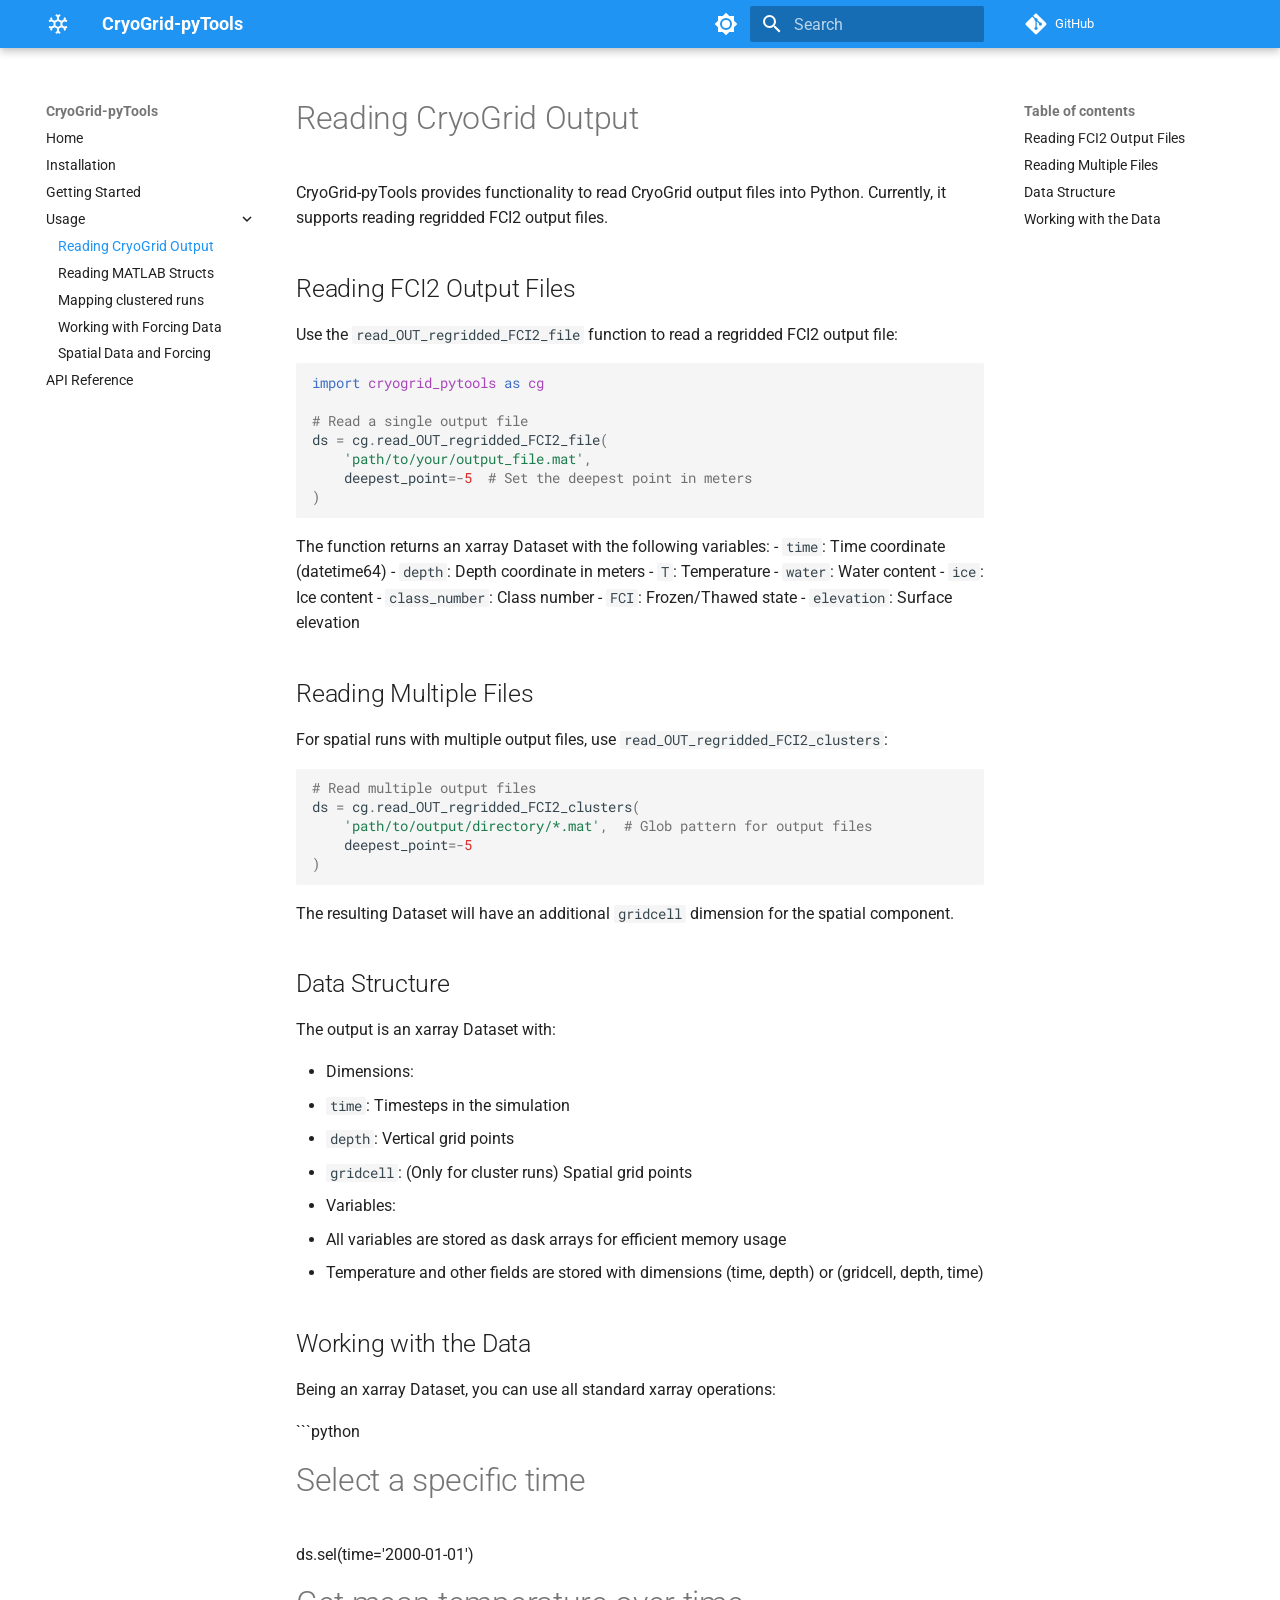
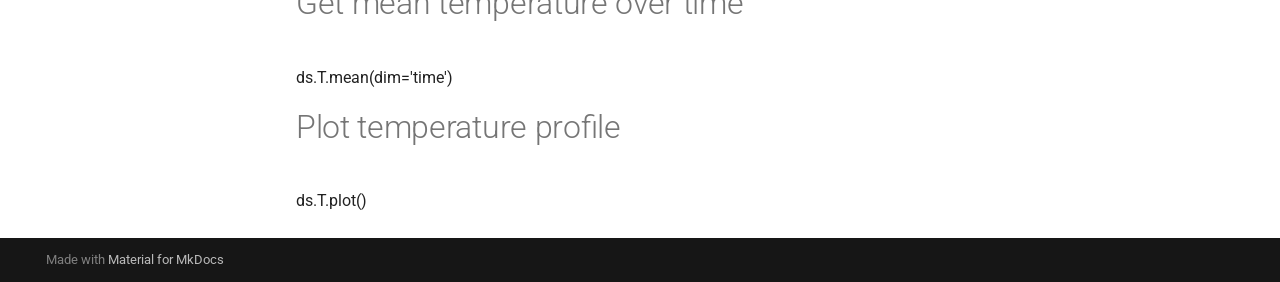
<file: usage/reading-output/index.html>
<!doctype html>
<html lang="en" class="no-js">
  <head>
    
      <meta charset="utf-8">
      <meta name="viewport" content="width=device-width,initial-scale=1">
      
      
      
      
        <link rel="prev" href="../../getting-started/">
      
      
        <link rel="next" href="../reading-matlab/">
      
      
        
      
      
      <link rel="icon" href="../../assets/images/favicon.png">
      <meta name="generator" content="mkdocs-1.6.1, mkdocs-material-9.8.0">
    
    
      
        <title>Reading CryoGrid Output - CryoGrid-pyTools</title>
      
    
    
      <link rel="stylesheet" href="../../assets/stylesheets/main.57a0d79d.min.css">
      
        
        <link rel="stylesheet" href="../../assets/stylesheets/palette.fb2fffe2.min.css">
      
      


    
    
      
    
    
      
        
        
        <link rel="preconnect" href="https://fonts.gstatic.com" crossorigin>
        <link rel="stylesheet" href="https://fonts.googleapis.com/css?family=Roboto:300,300i,400,400i,700,700i%7CRoboto+Mono:400,400i,700,700i&display=fallback">
        <style>:root{--md-text-font:"Roboto";--md-code-font:"Roboto Mono"}</style>
      
    
    
      <link rel="stylesheet" href="../../assets/_mkdocstrings.css">
    
      <link rel="stylesheet" href="../../stylesheets/extra.css">
    
    <script>__md_scope=new URL("../..",location),__md_hash=e=>[...e].reduce(((e,_)=>(e<<5)-e+_.charCodeAt(0)),0),__md_get=(e,_=localStorage,t=__md_scope)=>JSON.parse(_.getItem(t.pathname+"."+e)),__md_set=(e,_,t=localStorage,a=__md_scope)=>{try{t.setItem(a.pathname+"."+e,JSON.stringify(_))}catch(e){}}</script>
    
      

    
    
  </head>
  
  
    
    
      
    
    
    
    
    <body dir="ltr" data-md-color-scheme="default" data-md-color-primary="blue" data-md-color-accent="indigo">
  
    
    <input class="md-toggle" data-md-toggle="drawer" type="checkbox" id="__drawer" autocomplete="off">
    <input class="md-toggle" data-md-toggle="search" type="checkbox" id="__search" autocomplete="off">
    <label class="md-overlay" for="__drawer"></label>
    <div data-md-component="skip">
      
        
        <a href="#reading-cryogrid-output" class="md-skip">
          Skip to content
        </a>
      
    </div>
    <div data-md-component="announce">
      
    </div>
    
    
      

  

<header class="md-header md-header--shadow" data-md-component="header">
  <nav class="md-header__inner md-grid" aria-label="Header">
    <a href="../.." title="CryoGrid-pyTools" class="md-header__button md-logo" aria-label="CryoGrid-pyTools" data-md-component="logo">
      
  
  <svg xmlns="http://www.w3.org/2000/svg" viewBox="0 0 24 24"><path d="m20.79 13.95-2.33.62-2-1.13v-2.88l2-1.13 2.33.62.52-1.93-1.77-.47.46-1.77-1.93-.52-.62 2.33-2 1.13L13 7.38V5.12l1.71-1.71L13.29 2 12 3.29 10.71 2 9.29 3.41 11 5.12v2.26L8.5 8.82l-2-1.13-.58-2.33L4 5.88l.47 1.77-1.77.47.52 1.93 2.33-.62 2 1.13v2.89l-2 1.13-2.33-.62-.52 1.93 1.77.47L4 18.12l1.93.52.62-2.33 2-1.13L11 16.62v2.26l-1.71 1.71L10.71 22 12 20.71 13.29 22l1.41-1.41-1.7-1.71v-2.26l2.5-1.45 2 1.13.62 2.33 1.88-.51-.47-1.77 1.77-.47zM9.5 10.56 12 9.11l2.5 1.45v2.88L12 14.89l-2.5-1.45z"/></svg>

    </a>
    <label class="md-header__button md-icon" for="__drawer">
      
      <svg xmlns="http://www.w3.org/2000/svg" viewBox="0 0 24 24"><path d="M3 6h18v2H3zm0 5h18v2H3zm0 5h18v2H3z"/></svg>
    </label>
    <div class="md-header__title" data-md-component="header-title">
      <div class="md-header__ellipsis">
        <div class="md-header__topic">
          <span class="md-ellipsis">
            CryoGrid-pyTools
          </span>
        </div>
        <div class="md-header__topic" data-md-component="header-topic">
          <span class="md-ellipsis">
            
              Reading CryoGrid Output
            
          </span>
        </div>
      </div>
    </div>
    
      
        <form class="md-header__option" data-md-component="palette">
  
    
    
    
    <input class="md-option" data-md-color-media="" data-md-color-scheme="default" data-md-color-primary="blue" data-md-color-accent="indigo"  aria-label="Switch to dark mode"  type="radio" name="__palette" id="__palette_0">
    
      <label class="md-header__button md-icon" title="Switch to dark mode" for="__palette_1" hidden>
        <svg xmlns="http://www.w3.org/2000/svg" viewBox="0 0 24 24"><path d="M12 8a4 4 0 0 0-4 4 4 4 0 0 0 4 4 4 4 0 0 0 4-4 4 4 0 0 0-4-4m0 10a6 6 0 0 1-6-6 6 6 0 0 1 6-6 6 6 0 0 1 6 6 6 6 0 0 1-6 6m8-9.31V4h-4.69L12 .69 8.69 4H4v4.69L.69 12 4 15.31V20h4.69L12 23.31 15.31 20H20v-4.69L23.31 12z"/></svg>
      </label>
    
  
    
    
    
    <input class="md-option" data-md-color-media="" data-md-color-scheme="slate" data-md-color-primary="blue" data-md-color-accent="indigo"  aria-label="Switch to light mode"  type="radio" name="__palette" id="__palette_1">
    
      <label class="md-header__button md-icon" title="Switch to light mode" for="__palette_0" hidden>
        <svg xmlns="http://www.w3.org/2000/svg" viewBox="0 0 24 24"><path d="M12 18c-.89 0-1.74-.2-2.5-.55C11.56 16.5 13 14.42 13 12s-1.44-4.5-3.5-5.45C10.26 6.2 11.11 6 12 6a6 6 0 0 1 6 6 6 6 0 0 1-6 6m8-9.31V4h-4.69L12 .69 8.69 4H4v4.69L.69 12 4 15.31V20h4.69L12 23.31 15.31 20H20v-4.69L23.31 12z"/></svg>
      </label>
    
  
</form>
      
    
    
      <script>var palette=__md_get("__palette");if(palette&&palette.color){if("(prefers-color-scheme)"===palette.color.media){var media=matchMedia("(prefers-color-scheme: light)"),input=document.querySelector(media.matches?"[data-md-color-media='(prefers-color-scheme: light)']":"[data-md-color-media='(prefers-color-scheme: dark)']");palette.color.media=input.getAttribute("data-md-color-media"),palette.color.scheme=input.getAttribute("data-md-color-scheme"),palette.color.primary=input.getAttribute("data-md-color-primary"),palette.color.accent=input.getAttribute("data-md-color-accent")}for(var[key,value]of Object.entries(palette.color))document.body.setAttribute("data-md-color-"+key,value)}</script>
    
    
    
      
      
        <label class="md-header__button md-icon" for="__search">
          
          <svg xmlns="http://www.w3.org/2000/svg" viewBox="0 0 24 24"><path d="M9.5 3A6.5 6.5 0 0 1 16 9.5c0 1.61-.59 3.09-1.56 4.23l.27.27h.79l5 5-1.5 1.5-5-5v-.79l-.27-.27A6.52 6.52 0 0 1 9.5 16 6.5 6.5 0 0 1 3 9.5 6.5 6.5 0 0 1 9.5 3m0 2C7 5 5 7 5 9.5S7 14 9.5 14 14 12 14 9.5 12 5 9.5 5"/></svg>
        </label>
        <div class="md-search" data-md-component="search" role="dialog">
  <label class="md-search__overlay" for="__search"></label>
  <div class="md-search__inner" role="search">
    <form class="md-search__form" name="search">
      <input type="text" class="md-search__input" name="query" aria-label="Search" placeholder="Search" autocapitalize="off" autocorrect="off" autocomplete="off" spellcheck="false" data-md-component="search-query" required>
      <label class="md-search__icon md-icon" for="__search">
        
        <svg xmlns="http://www.w3.org/2000/svg" viewBox="0 0 24 24"><path d="M9.5 3A6.5 6.5 0 0 1 16 9.5c0 1.61-.59 3.09-1.56 4.23l.27.27h.79l5 5-1.5 1.5-5-5v-.79l-.27-.27A6.52 6.52 0 0 1 9.5 16 6.5 6.5 0 0 1 3 9.5 6.5 6.5 0 0 1 9.5 3m0 2C7 5 5 7 5 9.5S7 14 9.5 14 14 12 14 9.5 12 5 9.5 5"/></svg>
        
        <svg xmlns="http://www.w3.org/2000/svg" viewBox="0 0 24 24"><path d="M20 11v2H8l5.5 5.5-1.42 1.42L4.16 12l7.92-7.92L13.5 5.5 8 11z"/></svg>
      </label>
      <nav class="md-search__options" aria-label="Search">
        
        <button type="reset" class="md-search__icon md-icon" title="Clear" aria-label="Clear" tabindex="-1">
          
          <svg xmlns="http://www.w3.org/2000/svg" viewBox="0 0 24 24"><path d="M19 6.41 17.59 5 12 10.59 6.41 5 5 6.41 10.59 12 5 17.59 6.41 19 12 13.41 17.59 19 19 17.59 13.41 12z"/></svg>
        </button>
      </nav>
      
    </form>
    <div class="md-search__output">
      <div class="md-search__scrollwrap" tabindex="0" data-md-scrollfix>
        <div class="md-search-result" data-md-component="search-result">
          <div class="md-search-result__meta">
            Initializing search
          </div>
          <ol class="md-search-result__list" role="presentation"></ol>
        </div>
      </div>
    </div>
  </div>
</div>
      
    
    
      <div class="md-header__source">
        <a href="https://github.com/lukegre/CryoGrid-pyTools" title="Go to repository" class="md-source" data-md-component="source">
  <div class="md-source__icon md-icon">
    
    <svg xmlns="http://www.w3.org/2000/svg" viewBox="0 0 448 512"><!--! Font Awesome Free 7.1.0 by @fontawesome - https://fontawesome.com License - https://fontawesome.com/license/free (Icons: CC BY 4.0, Fonts: SIL OFL 1.1, Code: MIT License) Copyright 2025 Fonticons, Inc.--><path d="M439.6 236.1 244 40.5c-5.4-5.5-12.8-8.5-20.4-8.5s-15 3-20.4 8.4L162.5 81l51.5 51.5c27.1-9.1 52.7 16.8 43.4 43.7l49.7 49.7c34.2-11.8 61.2 31 35.5 56.7-26.5 26.5-70.2-2.9-56-37.3L240.3 199v121.9c25.3 12.5 22.3 41.8 9.1 55-6.4 6.4-15.2 10.1-24.3 10.1s-17.8-3.6-24.3-10.1c-17.6-17.6-11.1-46.9 11.2-56v-123c-20.8-8.5-24.6-30.7-18.6-45L142.6 101 8.5 235.1C3 240.6 0 247.9 0 255.5s3 15 8.5 20.4l195.6 195.7c5.4 5.4 12.7 8.4 20.4 8.4s15-3 20.4-8.4l194.7-194.7c5.4-5.4 8.4-12.8 8.4-20.4s-3-15-8.4-20.4"/></svg>
  </div>
  <div class="md-source__repository">
    GitHub
  </div>
</a>
      </div>
    
  </nav>
  
</header>
    
    <div class="md-container" data-md-component="container">
      
      
        
          
        
      
      <main class="md-main" data-md-component="main">
        <div class="md-main__inner md-grid">
          
            
              
              <div class="md-sidebar md-sidebar--primary" data-md-component="sidebar" data-md-type="navigation" >
                <div class="md-sidebar__scrollwrap">
                  <div class="md-sidebar__inner">
                    



<nav class="md-nav md-nav--primary" aria-label="Navigation" data-md-level="0">
  <label class="md-nav__title" for="__drawer">
    <a href="../.." title="CryoGrid-pyTools" class="md-nav__button md-logo" aria-label="CryoGrid-pyTools" data-md-component="logo">
      
  
  <svg xmlns="http://www.w3.org/2000/svg" viewBox="0 0 24 24"><path d="m20.79 13.95-2.33.62-2-1.13v-2.88l2-1.13 2.33.62.52-1.93-1.77-.47.46-1.77-1.93-.52-.62 2.33-2 1.13L13 7.38V5.12l1.71-1.71L13.29 2 12 3.29 10.71 2 9.29 3.41 11 5.12v2.26L8.5 8.82l-2-1.13-.58-2.33L4 5.88l.47 1.77-1.77.47.52 1.93 2.33-.62 2 1.13v2.89l-2 1.13-2.33-.62-.52 1.93 1.77.47L4 18.12l1.93.52.62-2.33 2-1.13L11 16.62v2.26l-1.71 1.71L10.71 22 12 20.71 13.29 22l1.41-1.41-1.7-1.71v-2.26l2.5-1.45 2 1.13.62 2.33 1.88-.51-.47-1.77 1.77-.47zM9.5 10.56 12 9.11l2.5 1.45v2.88L12 14.89l-2.5-1.45z"/></svg>

    </a>
    CryoGrid-pyTools
  </label>
  
    <div class="md-nav__source">
      <a href="https://github.com/lukegre/CryoGrid-pyTools" title="Go to repository" class="md-source" data-md-component="source">
  <div class="md-source__icon md-icon">
    
    <svg xmlns="http://www.w3.org/2000/svg" viewBox="0 0 448 512"><!--! Font Awesome Free 7.1.0 by @fontawesome - https://fontawesome.com License - https://fontawesome.com/license/free (Icons: CC BY 4.0, Fonts: SIL OFL 1.1, Code: MIT License) Copyright 2025 Fonticons, Inc.--><path d="M439.6 236.1 244 40.5c-5.4-5.5-12.8-8.5-20.4-8.5s-15 3-20.4 8.4L162.5 81l51.5 51.5c27.1-9.1 52.7 16.8 43.4 43.7l49.7 49.7c34.2-11.8 61.2 31 35.5 56.7-26.5 26.5-70.2-2.9-56-37.3L240.3 199v121.9c25.3 12.5 22.3 41.8 9.1 55-6.4 6.4-15.2 10.1-24.3 10.1s-17.8-3.6-24.3-10.1c-17.6-17.6-11.1-46.9 11.2-56v-123c-20.8-8.5-24.6-30.7-18.6-45L142.6 101 8.5 235.1C3 240.6 0 247.9 0 255.5s3 15 8.5 20.4l195.6 195.7c5.4 5.4 12.7 8.4 20.4 8.4s15-3 20.4-8.4l194.7-194.7c5.4-5.4 8.4-12.8 8.4-20.4s-3-15-8.4-20.4"/></svg>
  </div>
  <div class="md-source__repository">
    GitHub
  </div>
</a>
    </div>
  
  <ul class="md-nav__list" data-md-scrollfix>
    
      
      
  
  
  
  
    <li class="md-nav__item">
      <a href="../.." class="md-nav__link">
        
  
  
  <span class="md-ellipsis">
    
  
    Home
  

    
  </span>
  
  

      </a>
    </li>
  

    
      
      
  
  
  
  
    <li class="md-nav__item">
      <a href="../../installation/" class="md-nav__link">
        
  
  
  <span class="md-ellipsis">
    
  
    Installation
  

    
  </span>
  
  

      </a>
    </li>
  

    
      
      
  
  
  
  
    <li class="md-nav__item">
      <a href="../../getting-started/" class="md-nav__link">
        
  
  
  <span class="md-ellipsis">
    
  
    Getting Started
  

    
  </span>
  
  

      </a>
    </li>
  

    
      
      
  
  
    
  
  
  
    
    
    
    
    
    <li class="md-nav__item md-nav__item--active md-nav__item--nested">
      
        
        
        <input class="md-nav__toggle md-toggle " type="checkbox" id="__nav_4" checked>
        
          
          <label class="md-nav__link" for="__nav_4" id="__nav_4_label" tabindex="0">
            
  
  
  <span class="md-ellipsis">
    
  
    Usage
  

    
  </span>
  
  

            <span class="md-nav__icon md-icon"></span>
          </label>
        
        <nav class="md-nav" data-md-level="1" aria-labelledby="__nav_4_label" aria-expanded="true">
          <label class="md-nav__title" for="__nav_4">
            <span class="md-nav__icon md-icon"></span>
            
  
    Usage
  

          </label>
          <ul class="md-nav__list" data-md-scrollfix>
            
              
                
  
  
    
  
  
  
    <li class="md-nav__item md-nav__item--active">
      
      <input class="md-nav__toggle md-toggle" type="checkbox" id="__toc">
      
      
        
      
      
        <label class="md-nav__link md-nav__link--active" for="__toc">
          
  
  
  <span class="md-ellipsis">
    
  
    Reading CryoGrid Output
  

    
  </span>
  
  

          <span class="md-nav__icon md-icon"></span>
        </label>
      
      <a href="./" class="md-nav__link md-nav__link--active">
        
  
  
  <span class="md-ellipsis">
    
  
    Reading CryoGrid Output
  

    
  </span>
  
  

      </a>
      
        

<nav class="md-nav md-nav--secondary" aria-label="Table of contents">
  
  
  
    
  
  
    <label class="md-nav__title" for="__toc">
      <span class="md-nav__icon md-icon"></span>
      Table of contents
    </label>
    <ul class="md-nav__list" data-md-component="toc" data-md-scrollfix>
      
        <li class="md-nav__item">
  <a href="#reading-fci2-output-files" class="md-nav__link">
    <span class="md-ellipsis">
      
        Reading FCI2 Output Files
      
    </span>
  </a>
  
</li>
      
        <li class="md-nav__item">
  <a href="#reading-multiple-files" class="md-nav__link">
    <span class="md-ellipsis">
      
        Reading Multiple Files
      
    </span>
  </a>
  
</li>
      
        <li class="md-nav__item">
  <a href="#data-structure" class="md-nav__link">
    <span class="md-ellipsis">
      
        Data Structure
      
    </span>
  </a>
  
</li>
      
        <li class="md-nav__item">
  <a href="#working-with-the-data" class="md-nav__link">
    <span class="md-ellipsis">
      
        Working with the Data
      
    </span>
  </a>
  
</li>
      
    </ul>
  
</nav>
      
    </li>
  

              
            
              
                
  
  
  
  
    <li class="md-nav__item">
      <a href="../reading-matlab/" class="md-nav__link">
        
  
  
  <span class="md-ellipsis">
    
  
    Reading MATLAB Structs
  

    
  </span>
  
  

      </a>
    </li>
  

              
            
              
                
  
  
  
  
    <li class="md-nav__item">
      <a href="../mapping-clustered-runs/" class="md-nav__link">
        
  
  
  <span class="md-ellipsis">
    
  
    Mapping clustered runs
  

    
  </span>
  
  

      </a>
    </li>
  

              
            
              
                
  
  
  
  
    <li class="md-nav__item">
      <a href="../forcing/" class="md-nav__link">
        
  
  
  <span class="md-ellipsis">
    
  
    Working with Forcing Data
  

    
  </span>
  
  

      </a>
    </li>
  

              
            
              
                
  
  
  
  
    <li class="md-nav__item">
      <a href="../forcing-spatial/" class="md-nav__link">
        
  
  
  <span class="md-ellipsis">
    
  
    Spatial Data and Forcing
  

    
  </span>
  
  

      </a>
    </li>
  

              
            
          </ul>
        </nav>
      
    </li>
  

    
      
      
  
  
  
  
    <li class="md-nav__item">
      <a href="../../api-reference/" class="md-nav__link">
        
  
  
  <span class="md-ellipsis">
    
  
    API Reference
  

    
  </span>
  
  

      </a>
    </li>
  

    
  </ul>
</nav>
                  </div>
                </div>
              </div>
            
            
              
              <div class="md-sidebar md-sidebar--secondary" data-md-component="sidebar" data-md-type="toc" >
                <div class="md-sidebar__scrollwrap">
                  <div class="md-sidebar__inner">
                    

<nav class="md-nav md-nav--secondary" aria-label="Table of contents">
  
  
  
    
  
  
    <label class="md-nav__title" for="__toc">
      <span class="md-nav__icon md-icon"></span>
      Table of contents
    </label>
    <ul class="md-nav__list" data-md-component="toc" data-md-scrollfix>
      
        <li class="md-nav__item">
  <a href="#reading-fci2-output-files" class="md-nav__link">
    <span class="md-ellipsis">
      
        Reading FCI2 Output Files
      
    </span>
  </a>
  
</li>
      
        <li class="md-nav__item">
  <a href="#reading-multiple-files" class="md-nav__link">
    <span class="md-ellipsis">
      
        Reading Multiple Files
      
    </span>
  </a>
  
</li>
      
        <li class="md-nav__item">
  <a href="#data-structure" class="md-nav__link">
    <span class="md-ellipsis">
      
        Data Structure
      
    </span>
  </a>
  
</li>
      
        <li class="md-nav__item">
  <a href="#working-with-the-data" class="md-nav__link">
    <span class="md-ellipsis">
      
        Working with the Data
      
    </span>
  </a>
  
</li>
      
    </ul>
  
</nav>
                  </div>
                </div>
              </div>
            
          
          
            <div class="md-content" data-md-component="content">
              
              <article class="md-content__inner md-typeset">
                
                  


  
  


<h1 id="reading-cryogrid-output">Reading CryoGrid Output</h1>
<p>CryoGrid-pyTools provides functionality to read CryoGrid output files into Python. Currently, it supports reading regridded FCI2 output files.</p>
<h2 id="reading-fci2-output-files">Reading FCI2 Output Files</h2>
<p>Use the <code>read_OUT_regridded_FCI2_file</code> function to read a regridded FCI2 output file:</p>
<div class="highlight"><pre><span></span><code><a id="__codelineno-0-1" name="__codelineno-0-1" href="#__codelineno-0-1"></a><span class="kn">import</span><span class="w"> </span><span class="nn">cryogrid_pytools</span><span class="w"> </span><span class="k">as</span><span class="w"> </span><span class="nn">cg</span>
<a id="__codelineno-0-2" name="__codelineno-0-2" href="#__codelineno-0-2"></a>
<a id="__codelineno-0-3" name="__codelineno-0-3" href="#__codelineno-0-3"></a><span class="c1"># Read a single output file</span>
<a id="__codelineno-0-4" name="__codelineno-0-4" href="#__codelineno-0-4"></a><span class="n">ds</span> <span class="o">=</span> <span class="n">cg</span><span class="o">.</span><span class="n">read_OUT_regridded_FCI2_file</span><span class="p">(</span>
<a id="__codelineno-0-5" name="__codelineno-0-5" href="#__codelineno-0-5"></a>    <span class="s1">'path/to/your/output_file.mat'</span><span class="p">,</span>
<a id="__codelineno-0-6" name="__codelineno-0-6" href="#__codelineno-0-6"></a>    <span class="n">deepest_point</span><span class="o">=-</span><span class="mi">5</span>  <span class="c1"># Set the deepest point in meters</span>
<a id="__codelineno-0-7" name="__codelineno-0-7" href="#__codelineno-0-7"></a><span class="p">)</span>
</code></pre></div>
<p>The function returns an xarray Dataset with the following variables:
- <code>time</code>: Time coordinate (datetime64)
- <code>depth</code>: Depth coordinate in meters
- <code>T</code>: Temperature
- <code>water</code>: Water content
- <code>ice</code>: Ice content
- <code>class_number</code>: Class number
- <code>FCI</code>: Frozen/Thawed state
- <code>elevation</code>: Surface elevation</p>
<h2 id="reading-multiple-files">Reading Multiple Files</h2>
<p>For spatial runs with multiple output files, use <code>read_OUT_regridded_FCI2_clusters</code>:</p>
<div class="highlight"><pre><span></span><code><a id="__codelineno-1-1" name="__codelineno-1-1" href="#__codelineno-1-1"></a><span class="c1"># Read multiple output files</span>
<a id="__codelineno-1-2" name="__codelineno-1-2" href="#__codelineno-1-2"></a><span class="n">ds</span> <span class="o">=</span> <span class="n">cg</span><span class="o">.</span><span class="n">read_OUT_regridded_FCI2_clusters</span><span class="p">(</span>
<a id="__codelineno-1-3" name="__codelineno-1-3" href="#__codelineno-1-3"></a>    <span class="s1">'path/to/output/directory/*.mat'</span><span class="p">,</span>  <span class="c1"># Glob pattern for output files</span>
<a id="__codelineno-1-4" name="__codelineno-1-4" href="#__codelineno-1-4"></a>    <span class="n">deepest_point</span><span class="o">=-</span><span class="mi">5</span>
<a id="__codelineno-1-5" name="__codelineno-1-5" href="#__codelineno-1-5"></a><span class="p">)</span>
</code></pre></div>
<p>The resulting Dataset will have an additional <code>gridcell</code> dimension for the spatial component.</p>
<h2 id="data-structure">Data Structure</h2>
<p>The output is an xarray Dataset with:</p>
<ul>
<li>Dimensions:</li>
<li><code>time</code>: Timesteps in the simulation</li>
<li><code>depth</code>: Vertical grid points</li>
<li>
<p><code>gridcell</code>: (Only for cluster runs) Spatial grid points</p>
</li>
<li>
<p>Variables:</p>
</li>
<li>All variables are stored as dask arrays for efficient memory usage</li>
<li>Temperature and other fields are stored with dimensions (time, depth) or (gridcell, depth, time)</li>
</ul>
<h2 id="working-with-the-data">Working with the Data</h2>
<p>Being an xarray Dataset, you can use all standard xarray operations:</p>
<p>```python</p>
<h1 id="select-a-specific-time">Select a specific time</h1>
<p>ds.sel(time='2000-01-01')</p>
<h1 id="get-mean-temperature-over-time">Get mean temperature over time</h1>
<p>ds.T.mean(dim='time')</p>
<h1 id="plot-temperature-profile">Plot temperature profile</h1>
<p>ds.T.plot()</p>












                
              </article>
            </div>
          
          
<script>var target=document.getElementById(location.hash.slice(1));target&&target.name&&(target.checked=target.name.startsWith("__tabbed_"))</script>
        </div>
        
      </main>
      
        <footer class="md-footer">
  
  <div class="md-footer-meta md-typeset">
    <div class="md-footer-meta__inner md-grid">
      <div class="md-copyright">
  
  
    Made with
    <a href="https://squidfunk.github.io/mkdocs-material/" target="_blank" rel="noopener">
      Material for MkDocs
    </a>
  
</div>
      
    </div>
  </div>
</footer>
      
    </div>
    <div class="md-dialog" data-md-component="dialog">
      <div class="md-dialog__inner md-typeset"></div>
    </div>
    
    
    
      
      
      <script id="__config" type="application/json">{"annotate": null, "base": "../..", "features": [], "search": "../../assets/javascripts/workers/search.a7633da7.min.js", "tags": null, "translations": {"clipboard.copied": "Copied to clipboard", "clipboard.copy": "Copy to clipboard", "search.result.more.one": "1 more on this page", "search.result.more.other": "# more on this page", "search.result.none": "No matching documents", "search.result.one": "1 matching document", "search.result.other": "# matching documents", "search.result.placeholder": "Type to start searching", "search.result.term.missing": "Missing", "select.version": "Select version"}, "version": null}</script>
    
    
      <script src="../../assets/javascripts/bundle.c21346df.min.js"></script>
      
    
  </body>
</html>
</file>
<file: assets/_mkdocstrings.css>
/* Avoid breaking parameter names, etc. in table cells. */
.doc-contents td code {
  word-break: normal !important;
}

/* No line break before first paragraph of descriptions. */
.doc-md-description,
.doc-md-description>p:first-child {
  display: inline;
}

/* No text transformation from Material for MkDocs for H5 headings. */
.md-typeset h5 .doc-object-name {
  text-transform: none;
}

/* Max width for docstring sections tables. */
.doc .md-typeset__table,
.doc .md-typeset__table table {
  display: table !important;
  width: 100%;
}

.doc .md-typeset__table tr {
  display: table-row;
}

/* Defaults in Spacy table style. */
.doc-param-default,
.doc-type_param-default {
  float: right;
}

/* Parameter headings must be inline, not blocks. */
.doc-heading-parameter,
.doc-heading-type_parameter {
  display: inline;
}

/* Default font size for parameter headings. */
.md-typeset .doc-heading-parameter {
  font-size: inherit;
}

/* Prefer space on the right, not the left of parameter permalinks. */
.doc-heading-parameter .headerlink,
.doc-heading-type_parameter .headerlink {
  margin-left: 0 !important;
  margin-right: 0.2rem;
}

/* Backward-compatibility: docstring section titles in bold. */
.doc-section-title {
  font-weight: bold;
}

/* Backlinks crumb separator. */
.doc-backlink-crumb {
  display: inline-flex;
  gap: .2rem;
  white-space: nowrap;
  align-items: center;
  vertical-align: middle;
}
.doc-backlink-crumb:not(:first-child)::before {
  background-color: var(--md-default-fg-color--lighter);
  content: "";
  display: inline;
  height: 1rem;
  --md-path-icon: url('data:image/svg+xml;charset=utf-8,<svg xmlns="http://www.w3.org/2000/svg" viewBox="0 0 24 24"><path d="M8.59 16.58 13.17 12 8.59 7.41 10 6l6 6-6 6z"/></svg>');
  -webkit-mask-image: var(--md-path-icon);
  mask-image: var(--md-path-icon);
  width: 1rem;
}
.doc-backlink-crumb.last {
  font-weight: bold;
}

/* Symbols in Navigation and ToC. */
:root, :host,
[data-md-color-scheme="default"] {
  --doc-symbol-parameter-fg-color: #df50af;
  --doc-symbol-type_parameter-fg-color: #df50af;
  --doc-symbol-attribute-fg-color: #953800;
  --doc-symbol-function-fg-color: #8250df;
  --doc-symbol-method-fg-color: #8250df;
  --doc-symbol-class-fg-color: #0550ae;
  --doc-symbol-type_alias-fg-color: #0550ae;
  --doc-symbol-module-fg-color: #5cad0f;

  --doc-symbol-parameter-bg-color: #df50af1a;
  --doc-symbol-type_parameter-bg-color: #df50af1a;
  --doc-symbol-attribute-bg-color: #9538001a;
  --doc-symbol-function-bg-color: #8250df1a;
  --doc-symbol-method-bg-color: #8250df1a;
  --doc-symbol-class-bg-color: #0550ae1a;
  --doc-symbol-type_alias-bg-color: #0550ae1a;
  --doc-symbol-module-bg-color: #5cad0f1a;
}

[data-md-color-scheme="slate"] {
  --doc-symbol-parameter-fg-color: #ffa8cc;
  --doc-symbol-type_parameter-fg-color: #ffa8cc;
  --doc-symbol-attribute-fg-color: #ffa657;
  --doc-symbol-function-fg-color: #d2a8ff;
  --doc-symbol-method-fg-color: #d2a8ff;
  --doc-symbol-class-fg-color: #79c0ff;
  --doc-symbol-type_alias-fg-color: #79c0ff;
  --doc-symbol-module-fg-color: #baff79;

  --doc-symbol-parameter-bg-color: #ffa8cc1a;
  --doc-symbol-type_parameter-bg-color: #ffa8cc1a;
  --doc-symbol-attribute-bg-color: #ffa6571a;
  --doc-symbol-function-bg-color: #d2a8ff1a;
  --doc-symbol-method-bg-color: #d2a8ff1a;
  --doc-symbol-class-bg-color: #79c0ff1a;
  --doc-symbol-type_alias-bg-color: #79c0ff1a;
  --doc-symbol-module-bg-color: #baff791a;
}

code.doc-symbol {
  border-radius: .1rem;
  font-size: .85em;
  padding: 0 .3em;
  font-weight: bold;
}

code.doc-symbol-parameter,
a code.doc-symbol-parameter {
  color: var(--doc-symbol-parameter-fg-color);
  background-color: var(--doc-symbol-parameter-bg-color);
}

code.doc-symbol-parameter::after {
  content: "param";
}

code.doc-symbol-type_parameter,
a code.doc-symbol-type_parameter {
  color: var(--doc-symbol-type_parameter-fg-color);
  background-color: var(--doc-symbol-type_parameter-bg-color);
}

code.doc-symbol-type_parameter::after {
  content: "type-param";
}

code.doc-symbol-attribute,
a code.doc-symbol-attribute {
  color: var(--doc-symbol-attribute-fg-color);
  background-color: var(--doc-symbol-attribute-bg-color);
}

code.doc-symbol-attribute::after {
  content: "attr";
}

code.doc-symbol-function,
a code.doc-symbol-function {
  color: var(--doc-symbol-function-fg-color);
  background-color: var(--doc-symbol-function-bg-color);
}

code.doc-symbol-function::after {
  content: "func";
}

code.doc-symbol-method,
a code.doc-symbol-method {
  color: var(--doc-symbol-method-fg-color);
  background-color: var(--doc-symbol-method-bg-color);
}

code.doc-symbol-method::after {
  content: "meth";
}

code.doc-symbol-class,
a code.doc-symbol-class {
  color: var(--doc-symbol-class-fg-color);
  background-color: var(--doc-symbol-class-bg-color);
}

code.doc-symbol-class::after {
  content: "class";
}


code.doc-symbol-type_alias,
a code.doc-symbol-type_alias {
  color: var(--doc-symbol-type_alias-fg-color);
  background-color: var(--doc-symbol-type_alias-bg-color);
}

code.doc-symbol-type_alias::after {
  content: "type";
}

code.doc-symbol-module,
a code.doc-symbol-module {
  color: var(--doc-symbol-module-fg-color);
  background-color: var(--doc-symbol-module-bg-color);
}

code.doc-symbol-module::after {
  content: "mod";
}

.doc-signature .autorefs {
  color: inherit;
  border-bottom: 1px dotted currentcolor;
}

/* Source code blocks (admonitions). */
:root {
  --md-admonition-icon--mkdocstrings-source: url('data:image/svg+xml;charset=utf-8,<svg xmlns="http://www.w3.org/2000/svg" viewBox="0 0 24 24"><path d="M15.22 4.97a.75.75 0 0 1 1.06 0l6.5 6.5a.75.75 0 0 1 0 1.06l-6.5 6.5a.749.749 0 0 1-1.275-.326.75.75 0 0 1 .215-.734L21.19 12l-5.97-5.97a.75.75 0 0 1 0-1.06m-6.44 0a.75.75 0 0 1 0 1.06L2.81 12l5.97 5.97a.749.749 0 0 1-.326 1.275.75.75 0 0 1-.734-.215l-6.5-6.5a.75.75 0 0 1 0-1.06l6.5-6.5a.75.75 0 0 1 1.06 0"/></svg>')
}
.md-typeset .admonition.mkdocstrings-source,
.md-typeset details.mkdocstrings-source {
  border: none;
  padding: 0;
}
.md-typeset .admonition.mkdocstrings-source:focus-within,
.md-typeset details.mkdocstrings-source:focus-within {
  box-shadow: none;
}
.md-typeset .mkdocstrings-source > .admonition-title,
.md-typeset .mkdocstrings-source > summary {
  background-color: inherit;
}
.md-typeset .mkdocstrings-source > .admonition-title::before,
.md-typeset .mkdocstrings-source > summary::before {
  background-color: var(--md-default-fg-color);
  -webkit-mask-image: var(--md-admonition-icon--mkdocstrings-source);
          mask-image: var(--md-admonition-icon--mkdocstrings-source);
}
</file>
<file: stylesheets/extra.css>
/* Center content on wide screens */
.wy-nav-content {
    max-width: 1200px !important;
    margin: auto;
}

/* Make sure code blocks don't overflow */
.rst-content .highlight {
    overflow-x: auto;
}
</file>
<file: assets/stylesheets/main.57a0d79d.min.css>
@charset "UTF-8";html{box-sizing:border-box;-webkit-text-size-adjust:none;-moz-text-size-adjust:none;text-size-adjust:none}*,:after,:before{box-sizing:inherit}@media(prefers-reduced-motion){*,:after,:before{transition:none!important}}body{margin:0;-webkit-font-smoothing:antialiased;-moz-osx-font-smoothing:grayscale;--md-text-font-family:var(--md-text-font, _),
    -apple-system, BlinkMacSystemFont, Helvetica, Arial, sans-serif;--md-code-font-family:var(--md-code-font, _),
    SFMono-Regular, Consolas, Menlo, monospace}.md-typeset code:not(.focus-visible),a,button,input,label{-webkit-tap-highlight-color:transparent}a{color:inherit;text-decoration:none}hr{box-sizing:initial;display:block;height:.05rem;padding:0;overflow:visible;border:0}small{font-size:80%}sub,sup{line-height:1em}img{border-style:none}table{border-spacing:0;border-collapse:initial}td,th{font-weight:400;vertical-align:top}button{padding:0;margin:0;font-family:inherit;font-size:inherit;background:#0000;border:0}input{border:0;outline:none}:root{--md-primary-fg-color:#4051b5;--md-primary-fg-color--light:#5d6cc0;--md-primary-fg-color--dark:#303fa1;--md-primary-bg-color:#fff;--md-primary-bg-color--light:#ffffffb3;--md-accent-fg-color:#526cfe;--md-accent-fg-color--transparent:#526cfe1a;--md-accent-bg-color:#fff;--md-accent-bg-color--light:#ffffffb3;--md-typeset-table-sort-icon:url("data:image/svg+xml;charset=utf-8,<svg xmlns='http://www.w3.org/2000/svg' viewBox='0 0 24 24'><path d='m18 21-4-4h3V7h-3l4-4 4 4h-3v10h3M2 19v-2h10v2M2 13v-2h7v2M2 7V5h4v2z'/></svg>");--md-typeset-table-sort-icon--asc:url("data:image/svg+xml;charset=utf-8,<svg xmlns='http://www.w3.org/2000/svg' viewBox='0 0 24 24'><path d='M19 17h3l-4 4-4-4h3V3h2M2 17h10v2H2M6 5v2H2V5m0 6h7v2H2z'/></svg>");--md-typeset-table-sort-icon--desc:url("data:image/svg+xml;charset=utf-8,<svg xmlns='http://www.w3.org/2000/svg' viewBox='0 0 24 24'><path d='M19 7h3l-4-4-4 4h3v14h2M2 17h10v2H2M6 5v2H2V5m0 6h7v2H2z'/></svg>")}[data-md-color-scheme=default]{color-scheme:light}[data-md-color-scheme=default] img[src$="#gh-dark-mode-only"],[data-md-color-scheme=default] img[src$="#only-dark"]{display:none}:root,[data-md-color-scheme=default]{--md-hue:225deg;--md-default-fg-color:#000000de;--md-default-fg-color--light:#0000008a;--md-default-fg-color--lighter:#00000052;--md-default-fg-color--lightest:#00000012;--md-default-bg-color:#fff;--md-default-bg-color--light:#ffffffb3;--md-default-bg-color--lighter:#ffffff4d;--md-default-bg-color--lightest:#ffffff1f;--md-code-fg-color:#36464e;--md-code-bg-color:#f5f5f5;--md-code-bg-color--light:#f5f5f5b3;--md-code-bg-color--lighter:#f5f5f54d;--md-code-hl-color:#4287ff;--md-code-hl-color--light:#4287ff1a;--md-code-hl-number-color:#d52a2a;--md-code-hl-special-color:#db1457;--md-code-hl-function-color:#a846b9;--md-code-hl-constant-color:#6e59d9;--md-code-hl-keyword-color:#3f6ec6;--md-code-hl-string-color:#1c7d4d;--md-code-hl-name-color:var(--md-code-fg-color);--md-code-hl-operator-color:var(--md-default-fg-color--light);--md-code-hl-punctuation-color:var(--md-default-fg-color--light);--md-code-hl-comment-color:var(--md-default-fg-color--light);--md-code-hl-generic-color:var(--md-default-fg-color--light);--md-code-hl-variable-color:var(--md-default-fg-color--light);--md-typeset-color:var(--md-default-fg-color);--md-typeset-a-color:var(--md-primary-fg-color);--md-typeset-del-color:#f5503d26;--md-typeset-ins-color:#0bd57026;--md-typeset-kbd-color:#fafafa;--md-typeset-kbd-accent-color:#fff;--md-typeset-kbd-border-color:#b8b8b8;--md-typeset-mark-color:#ffff0080;--md-typeset-table-color:#0000001f;--md-typeset-table-color--light:#00000009;--md-admonition-fg-color:var(--md-default-fg-color);--md-admonition-bg-color:var(--md-default-bg-color);--md-warning-fg-color:#000000de;--md-warning-bg-color:#ff9;--md-footer-fg-color:#fff;--md-footer-fg-color--light:#ffffffb3;--md-footer-fg-color--lighter:#ffffff73;--md-footer-bg-color:#000000de;--md-footer-bg-color--dark:#00000052;--md-shadow-z1:0 0.2rem 0.5rem #0000000d,
    0 0 0.05rem #0000001a;--md-shadow-z2:0 0.2rem 0.5rem #0000001a,
    0 0 0.05rem #00000040;--md-shadow-z3:0 0.2rem 0.5rem #0003,
    0 0 0.05rem #00000059}.md-icon svg{display:block;width:1.2rem;height:1.2rem;fill:currentcolor}aside,body,input{font-family:var(--md-text-font-family);font-feature-settings:"kern","liga";color:var(--md-typeset-color)}code,kbd,pre{font-family:var(--md-code-font-family);font-feature-settings:"kern"}.md-typeset{font-size:.8rem;line-height:1.6;overflow-wrap:break-word;-webkit-print-color-adjust:exact;color-adjust:exact}@media print{.md-typeset{font-size:.68rem}.md-typeset code,.md-typeset kbd,.md-typeset pre{white-space:pre-wrap}}.md-typeset blockquote,.md-typeset dl,.md-typeset figure,.md-typeset ol,.md-typeset pre,.md-typeset ul{margin-top:1em;margin-bottom:1em}.md-typeset h1{margin:0 0 1.25em;font-size:2em;line-height:1.3;color:var(--md-default-fg-color--light)}.md-typeset h1,.md-typeset h2{font-weight:300;letter-spacing:-.01em}.md-typeset h2{margin:1.6em 0 .64em;font-size:1.5625em;line-height:1.4}.md-typeset h3{margin:1.6em 0 .8em;font-size:1.25em;font-weight:400;line-height:1.5;letter-spacing:-.01em}.md-typeset h2+h3{margin-top:.8em}.md-typeset h4{margin:1em 0;font-weight:700;letter-spacing:-.01em}.md-typeset h5,.md-typeset h6{margin:1.25em 0;font-size:.8em;font-weight:700;color:var(--md-default-fg-color--light);letter-spacing:-.01em}.md-typeset h5{text-transform:uppercase}.md-typeset h5 code{text-transform:none}.md-typeset hr{display:flow-root;margin:1.5em 0;border-bottom:.05rem solid var(--md-default-fg-color--lightest)}.md-typeset a{color:var(--md-typeset-a-color);word-break:break-word}.md-typeset a,.md-typeset a:before{transition:color 125ms}.md-typeset a:focus,.md-typeset a:hover{color:var(--md-accent-fg-color)}.md-typeset a:focus code,.md-typeset a:hover code{color:var(--md-accent-fg-color);background-color:var(--md-accent-fg-color--transparent)}.md-typeset a code{color:var(--md-typeset-a-color)}.md-typeset a.focus-visible{outline-color:var(--md-accent-fg-color);outline-offset:.2rem}.md-typeset code,.md-typeset kbd,.md-typeset pre{font-variant-ligatures:none;color:var(--md-code-fg-color);direction:ltr;transition:background-color 125ms}.md-typeset code{padding:0 .2941176471em;font-size:.85em;word-break:break-word;background-color:var(--md-code-bg-color);border-radius:.1rem;-webkit-box-decoration-break:clone;box-decoration-break:clone;transition:color 125ms,background-color 125ms}.md-typeset code:not(.focus-visible){outline:none}.md-typeset pre{position:relative;display:flow-root;line-height:1.4}.md-typeset pre>code{display:block;padding:.7720588235em 1.1764705882em;margin:0;overflow:auto;word-break:normal;touch-action:auto;scrollbar-color:var(--md-default-fg-color--lighter) #0000;scrollbar-width:thin;outline-color:var(--md-accent-fg-color);box-shadow:none;-webkit-box-decoration-break:slice;box-decoration-break:slice}.md-typeset pre>code:hover{scrollbar-color:var(--md-accent-fg-color) #0000}.md-typeset pre>code::-webkit-scrollbar{width:.2rem;height:.2rem}.md-typeset pre>code::-webkit-scrollbar-thumb{background-color:var(--md-default-fg-color--lighter)}.md-typeset pre>code::-webkit-scrollbar-thumb:hover{background-color:var(--md-accent-fg-color)}.md-typeset kbd{display:inline-block;padding:0 .6666666667em;font-size:.75em;color:var(--md-default-fg-color);word-break:break-word;vertical-align:text-top;background-color:var(--md-typeset-kbd-color);border-radius:.1rem;box-shadow:0 .1rem 0 .05rem var(--md-typeset-kbd-border-color),0 .1rem 0 var(--md-typeset-kbd-border-color),0 -.1rem .2rem var(--md-typeset-kbd-accent-color) inset}.md-typeset mark{color:inherit;word-break:break-word;background-color:var(--md-typeset-mark-color);-webkit-box-decoration-break:clone;box-decoration-break:clone}.md-typeset abbr{text-decoration:none;cursor:help}.md-typeset [data-preview],.md-typeset abbr{border-bottom:.05rem dotted var(--md-default-fg-color--light)}.md-typeset small{opacity:.75}[dir=ltr] .md-typeset sub,[dir=ltr] .md-typeset sup{margin-left:.078125em}[dir=rtl] .md-typeset sub,[dir=rtl] .md-typeset sup{margin-right:.078125em}[dir=ltr] .md-typeset blockquote{padding-left:.6rem;border-left:.2rem solid var(--md-default-fg-color--lighter)}[dir=rtl] .md-typeset blockquote{padding-right:.6rem;border-right:.2rem solid var(--md-default-fg-color--lighter)}.md-typeset blockquote{margin-left:0;margin-right:0;color:var(--md-default-fg-color--light)}.md-typeset ul{list-style-type:disc}.md-typeset ul[type]{list-style-type:revert-layer}[dir=ltr] .md-typeset ol,[dir=ltr] .md-typeset ol li ol,[dir=ltr] .md-typeset ol li ul,[dir=ltr] .md-typeset ul,[dir=ltr] .md-typeset ul li ol,[dir=ltr] .md-typeset ul li ul{margin-left:.625em}[dir=rtl] .md-typeset ol,[dir=rtl] .md-typeset ol li ol,[dir=rtl] .md-typeset ol li ul,[dir=rtl] .md-typeset ul,[dir=rtl] .md-typeset ul li ol,[dir=rtl] .md-typeset ul li ul{margin-right:.625em}.md-typeset ol,.md-typeset ul{padding:0}.md-typeset ol:not([hidden]),.md-typeset ul:not([hidden]){display:flow-root}.md-typeset ol ol,.md-typeset ul ol{list-style-type:lower-alpha}.md-typeset ol ol ol,.md-typeset ul ol ol{list-style-type:lower-roman}.md-typeset ol ol ol ol,.md-typeset ul ol ol ol{list-style-type:upper-alpha}.md-typeset ol ol ol ol ol,.md-typeset ul ol ol ol ol{list-style-type:upper-roman}.md-typeset ol[type],.md-typeset ul[type]{list-style-type:revert-layer}[dir=ltr] .md-typeset ol li,[dir=ltr] .md-typeset ul li{margin-left:1.25em}[dir=rtl] .md-typeset ol li,[dir=rtl] .md-typeset ul li{margin-right:1.25em}.md-typeset ol li,.md-typeset ul li{margin-bottom:.5em}.md-typeset ol li blockquote,.md-typeset ol li p,.md-typeset ul li blockquote,.md-typeset ul li p{margin:.5em 0}.md-typeset ol li:last-child,.md-typeset ul li:last-child{margin-bottom:0}.md-typeset ol li ol,.md-typeset ol li ul,.md-typeset ul li ol,.md-typeset ul li ul{margin-top:.5em;margin-bottom:.5em}[dir=ltr] .md-typeset dd{margin-left:1.875em}[dir=rtl] .md-typeset dd{margin-right:1.875em}.md-typeset dd{margin-top:1em;margin-bottom:1.5em}.md-typeset img,.md-typeset svg,.md-typeset video{max-width:100%;height:auto}.md-typeset img[align=left]{margin:1em 1em 1em 0}.md-typeset img[align=right]{margin:1em 0 1em 1em}.md-typeset img[align]:only-child{margin-top:0}.md-typeset figure{display:flow-root;width:fit-content;max-width:100%;margin:1em auto;text-align:center}.md-typeset figure img{display:block;margin:0 auto}.md-typeset figcaption{max-width:24rem;margin:1em auto;font-style:italic}.md-typeset iframe{max-width:100%}.md-typeset table:not([class]){display:inline-block;max-width:100%;overflow:auto;font-size:.64rem;touch-action:auto;background-color:var(--md-default-bg-color);border:.05rem solid var(--md-typeset-table-color);border-radius:.1rem}@media print{.md-typeset table:not([class]){display:table}}.md-typeset table:not([class])+*{margin-top:1.5em}.md-typeset table:not([class]) td>:first-child,.md-typeset table:not([class]) th>:first-child{margin-top:0}.md-typeset table:not([class]) td>:last-child,.md-typeset table:not([class]) th>:last-child{margin-bottom:0}.md-typeset table:not([class]) td:not([align]),.md-typeset table:not([class]) th:not([align]){text-align:left}[dir=rtl] .md-typeset table:not([class]) td:not([align]),[dir=rtl] .md-typeset table:not([class]) th:not([align]){text-align:right}.md-typeset table:not([class]) th{min-width:5rem;padding:.9375em 1.25em;font-weight:700;vertical-align:top}.md-typeset table:not([class]) td{padding:.9375em 1.25em;vertical-align:top;border-top:.05rem solid var(--md-typeset-table-color)}.md-typeset table:not([class]) tbody tr{transition:background-color 125ms}.md-typeset table:not([class]) tbody tr:hover{background-color:var(--md-typeset-table-color--light);box-shadow:0 .05rem 0 var(--md-default-bg-color) inset}.md-typeset table:not([class]) a{word-break:normal}.md-typeset table th[role=columnheader]{cursor:pointer}[dir=ltr] .md-typeset table th[role=columnheader]:after{margin-left:.5em}[dir=rtl] .md-typeset table th[role=columnheader]:after{margin-right:.5em}.md-typeset table th[role=columnheader]:after{display:inline-block;width:1.2em;height:1.2em;vertical-align:text-bottom;content:"";-webkit-mask-image:var(--md-typeset-table-sort-icon);mask-image:var(--md-typeset-table-sort-icon);-webkit-mask-repeat:no-repeat;mask-repeat:no-repeat;-webkit-mask-size:contain;mask-size:contain;transition:background-color 125ms}.md-typeset table th[role=columnheader]:hover:after{background-color:var(--md-default-fg-color--lighter)}.md-typeset table th[role=columnheader][aria-sort=ascending]:after{background-color:var(--md-default-fg-color--light);-webkit-mask-image:var(--md-typeset-table-sort-icon--asc);mask-image:var(--md-typeset-table-sort-icon--asc)}.md-typeset table th[role=columnheader][aria-sort=descending]:after{background-color:var(--md-default-fg-color--light);-webkit-mask-image:var(--md-typeset-table-sort-icon--desc);mask-image:var(--md-typeset-table-sort-icon--desc)}.md-typeset__scrollwrap{margin:1em -.8rem;overflow-x:auto;touch-action:auto}.md-typeset__table{display:inline-block;padding:0 .8rem;margin-bottom:.5em}@media print{.md-typeset__table{display:block}}html .md-typeset__table table{display:table;width:100%;margin:0;overflow:hidden}@media screen and (max-width:44.984375em){.md-content__inner>pre{margin:1em -.8rem}.md-content__inner>pre code{border-radius:0}}.md-typeset .md-author{position:relative;display:block;flex-shrink:0;width:1.6rem;height:1.6rem;overflow:hidden;border-radius:100%;transition:color 125ms,transform 125ms}.md-typeset .md-author img{display:block}.md-typeset .md-author--more{font-size:.6rem;font-weight:700;line-height:1.6rem;color:var(--md-default-fg-color--lighter);text-align:center;background:var(--md-default-fg-color--lightest)}.md-typeset .md-author--long{width:2.4rem;height:2.4rem}.md-typeset a.md-author{transform:scale(1)}.md-typeset a.md-author img{filter:grayscale(100%) opacity(75%);border-radius:100%;transition:filter 125ms}.md-typeset a.md-author:focus,.md-typeset a.md-author:hover{z-index:1;transform:scale(1.1)}.md-typeset a.md-author:focus img,.md-typeset a.md-author:hover img{filter:grayscale(0)}.md-banner{overflow:auto;color:var(--md-footer-fg-color);background-color:var(--md-footer-bg-color)}@media print{.md-banner{display:none}}.md-banner--warning{color:var(--md-warning-fg-color);background-color:var(--md-warning-bg-color)}.md-banner__inner{padding:0 .8rem;margin:.6rem auto;font-size:.7rem}[dir=ltr] .md-banner__button{float:right}[dir=rtl] .md-banner__button{float:left}.md-banner__button{color:inherit;cursor:pointer;transition:opacity .25s}.no-js .md-banner__button{display:none}.md-banner__button:hover{opacity:.7}html{height:100%;overflow-x:hidden;font-size:125%}@media screen and (min-width:100em){html{font-size:137.5%}}@media screen and (min-width:125em){html{font-size:150%}}body{position:relative;display:flex;flex-direction:column;width:100%;min-height:100%;font-size:.5rem;background-color:var(--md-default-bg-color)}@media print{body{display:block}}@media screen and (max-width:59.984375em){body[data-md-scrolllock]{position:fixed}}.md-grid{max-width:61rem;margin-left:auto;margin-right:auto}.md-container{display:flex;flex-grow:1;flex-direction:column}@media print{.md-container{display:block}}.md-main{flex-grow:1}.md-main__inner{display:flex;height:100%;margin-top:1.5rem}.md-ellipsis{overflow:hidden;text-overflow:ellipsis}.md-toggle{display:none}.md-option{position:absolute;width:0;height:0;opacity:0}.md-option:checked+label:not([hidden]){display:block}.md-option.focus-visible+label{outline-style:auto;outline-color:var(--md-accent-fg-color)}.md-skip{position:fixed;z-index:-1;padding:.3rem .5rem;margin:.5rem;font-size:.64rem;color:var(--md-default-bg-color);background-color:var(--md-default-fg-color);border-radius:.1rem;outline-color:var(--md-accent-fg-color);opacity:0;transform:translateY(.4rem)}.md-skip:focus{z-index:10;opacity:1;transition:transform .25s cubic-bezier(.4,0,.2,1),opacity 175ms 75ms;transform:translateY(0)}@page{margin:25mm}:root{--md-clipboard-icon:url("data:image/svg+xml;charset=utf-8,<svg xmlns='http://www.w3.org/2000/svg' viewBox='0 0 24 24'><path d='M19 21H8V7h11m0-2H8a2 2 0 0 0-2 2v14a2 2 0 0 0 2 2h11a2 2 0 0 0 2-2V7a2 2 0 0 0-2-2m-3-4H4a2 2 0 0 0-2 2v14h2V3h12z'/></svg>");--md-code-select-icon:url("data:image/svg+xml;charset=utf-8,<svg xmlns='http://www.w3.org/2000/svg' viewBox='0 0 24 24'><path d='M19 19h-4v2h4c1.1 0 2-.9 2-2v-4h-2m0-12h-4v2h4v4h2V5c0-1.1-.9-2-2-2M5 5h4V3H5c-1.1 0-2 .9-2 2v4h2m0 6H3v4c0 1.1.9 2 2 2h4v-2H5zm2-4h2v2H7zm4 0h2v2h-2zm4 0h2v2h-2zM7 7h2v2H7zm4 0h2v2h-2zm4 0h2v2h-2zm-8 8h2v2H7zm4 0h2v2h-2zm4 0h2v2h-2z'/></svg>");--md-code-copy-icon:url("data:image/svg+xml;charset=utf-8,<svg xmlns='http://www.w3.org/2000/svg' viewBox='0 0 24 24'><path d='M19 21H8V7h11m0-2H8a2 2 0 0 0-2 2v14a2 2 0 0 0 2 2h11a2 2 0 0 0 2-2V7a2 2 0 0 0-2-2m-3-4H4a2 2 0 0 0-2 2v14h2V3h12z'/></svg>")}.md-clipboard{z-index:1;width:1.5em;height:1.5em;color:var(--md-default-fg-color--lightest);cursor:pointer;border-radius:.1rem;outline-color:var(--md-accent-fg-color);outline-offset:.1rem;transition:color .25s}@media print{.md-clipboard{display:none}}.md-clipboard:not(.focus-visible){outline:none;-webkit-tap-highlight-color:transparent}:hover>.md-clipboard{color:var(--md-default-fg-color--light)}.md-clipboard:focus,.md-clipboard:hover{color:var(--md-accent-fg-color)}.md-clipboard:after{display:block;width:1.125em;height:1.125em;margin:0 auto;content:"";background-color:currentcolor;-webkit-mask-image:var(--md-clipboard-icon);mask-image:var(--md-clipboard-icon);-webkit-mask-repeat:no-repeat;mask-repeat:no-repeat;-webkit-mask-position:center;mask-position:center;-webkit-mask-size:contain;mask-size:contain}.md-clipboard--inline{cursor:pointer}.md-clipboard--inline code{transition:color .25s,background-color .25s}.md-clipboard--inline:focus code,.md-clipboard--inline:hover code{color:var(--md-accent-fg-color);background-color:var(--md-accent-fg-color--transparent)}.md-typeset .md-code__content{display:grid}.md-code__nav{position:absolute;top:.25em;right:.25em;z-index:1;display:flex;gap:.2rem;padding:.2rem;background-color:var(--md-code-bg-color--lighter);border-radius:.1rem;transition:background-color .25s}:hover>.md-code__nav{background-color:var(--md-code-bg-color--light)}.md-code__button{display:block;width:1.5em;height:1.5em;color:var(--md-default-fg-color--lightest);cursor:pointer;outline-color:var(--md-accent-fg-color);outline-offset:.1rem;transition:color .25s}:hover>*>.md-code__button{color:var(--md-default-fg-color--light)}.md-code__button.focus-visible,.md-code__button:hover{color:var(--md-accent-fg-color)}.md-code__button--active{color:var(--md-default-fg-color)!important}.md-code__button:after{display:block;width:1.125em;height:1.125em;margin:0 auto;content:"";background-color:currentcolor;-webkit-mask-repeat:no-repeat;mask-repeat:no-repeat;-webkit-mask-position:center;mask-position:center;-webkit-mask-size:contain;mask-size:contain}.md-code__button[data-md-type=select]:after{-webkit-mask-image:var(--md-code-select-icon);mask-image:var(--md-code-select-icon)}.md-code__button[data-md-type=copy]:after{-webkit-mask-image:var(--md-code-copy-icon);mask-image:var(--md-code-copy-icon)}@keyframes consent{0%{opacity:0;transform:translateY(100%)}to{opacity:1;transform:translateY(0)}}@keyframes overlay{0%{opacity:0}to{opacity:1}}.md-consent__overlay{position:fixed;top:0;z-index:5;width:100%;height:100%;background-color:#0000008a;-webkit-backdrop-filter:blur(.1rem);backdrop-filter:blur(.1rem);opacity:1;animation:overlay .25s both}.md-consent__inner{position:fixed;bottom:0;z-index:5;width:100%;max-height:100%;padding:0;overflow:auto;background-color:var(--md-default-bg-color);border:0;border-radius:.1rem;box-shadow:0 0 .2rem #0000001a,0 .2rem .4rem #0003;animation:consent .5s cubic-bezier(.1,.7,.1,1) both}.md-consent__form{padding:.8rem}.md-consent__settings{display:none;margin:1em 0}input:checked+.md-consent__settings{display:block}.md-consent__controls{margin-bottom:.8rem}.md-typeset .md-consent__controls .md-button{display:inline}@media screen and (max-width:44.984375em){.md-typeset .md-consent__controls .md-button{display:block;width:100%;margin-top:.4rem;text-align:center}}.md-consent label{cursor:pointer}.md-content{flex-grow:1;min-width:0}.md-content__inner{padding-top:.6rem;margin:0 .8rem 1.2rem}@media screen and (min-width:76.25em){[dir=ltr] .md-sidebar--primary:not([hidden])~.md-content>.md-content__inner,[dir=rtl] .md-sidebar--secondary:not([hidden])~.md-content>.md-content__inner{margin-left:1.2rem}[dir=ltr] .md-sidebar--secondary:not([hidden])~.md-content>.md-content__inner,[dir=rtl] .md-sidebar--primary:not([hidden])~.md-content>.md-content__inner{margin-right:1.2rem}}.md-content__inner:before{display:block;height:.4rem;content:""}.md-content__inner>:last-child{margin-bottom:0}[dir=ltr] .md-content__button{float:right;margin-left:.4rem}[dir=rtl] .md-content__button{float:left;margin-right:.4rem}.md-content__button{padding:0;margin:.4rem 0}@media print{.md-content__button{display:none}}.md-typeset .md-content__button{color:var(--md-default-fg-color--lighter)}.md-content__button svg{display:inline;vertical-align:top}[dir=rtl] .md-content__button svg{transform:scaleX(-1)}[dir=ltr] .md-dialog{right:.8rem}[dir=rtl] .md-dialog{left:.8rem}.md-dialog{position:fixed;bottom:.8rem;z-index:4;min-width:11.1rem;padding:.4rem .6rem;pointer-events:none;background-color:var(--md-default-fg-color);border-radius:.1rem;box-shadow:var(--md-shadow-z3);opacity:0;transition:transform 0s .4s,opacity .4s;transform:translateY(100%)}@media print{.md-dialog{display:none}}.md-dialog--active{pointer-events:auto;opacity:1;transition:transform .4s cubic-bezier(.075,.85,.175,1),opacity .4s;transform:translateY(0)}.md-dialog__inner{font-size:.7rem;color:var(--md-default-bg-color)}.md-feedback{margin:2em 0 1em;text-align:center}.md-feedback fieldset{padding:0;margin:0;border:none}.md-feedback__title{margin:1em auto;font-weight:700}.md-feedback__inner{position:relative}.md-feedback__list{position:relative;display:flex;flex-wrap:wrap;place-content:baseline center}.md-feedback__list:hover .md-icon:not(:disabled){color:var(--md-default-fg-color--lighter)}:disabled .md-feedback__list{min-height:1.8rem}.md-feedback__icon{flex-shrink:0;margin:0 .1rem;color:var(--md-default-fg-color--light);cursor:pointer;transition:color 125ms}.md-feedback__icon:not(:disabled).md-icon:hover{color:var(--md-accent-fg-color)}.md-feedback__icon:disabled{color:var(--md-default-fg-color--lightest);pointer-events:none}.md-feedback__note{position:relative;opacity:0;transition:transform .4s cubic-bezier(.1,.7,.1,1),opacity .15s;transform:translateY(.4rem)}.md-feedback__note>*{max-width:16rem;margin:0 auto}:disabled .md-feedback__note{opacity:1;transform:translateY(0)}@media print{.md-feedback,.md-footer{display:none}}.md-footer{color:var(--md-footer-fg-color);background-color:var(--md-footer-bg-color)}.md-footer__inner{justify-content:space-between;padding:.2rem;overflow:auto}.md-footer__inner:not([hidden]){display:flex}.md-footer__link{display:flex;flex-grow:.01;align-items:end;max-width:100%;margin-top:1rem;margin-bottom:.4rem;overflow:hidden;outline-color:var(--md-accent-fg-color);transition:opacity .25s}.md-footer__link:focus,.md-footer__link:hover{opacity:.7}[dir=rtl] .md-footer__link svg{transform:scaleX(-1)}@media screen and (max-width:44.984375em){.md-footer__link--prev{flex-shrink:0}.md-footer__link--prev .md-footer__title{display:none}}[dir=ltr] .md-footer__link--next{margin-left:auto}.md-footer__link--next{text-align:right}[dir=rtl] .md-footer__link--next{margin-right:auto;text-align:left}.md-footer__title{flex-grow:1;max-width:calc(100% - 2.4rem);padding:0 1rem;margin-bottom:.7rem;font-size:.9rem;white-space:nowrap}.md-footer__button{padding:.4rem;margin:.2rem}.md-footer__direction{font-size:.64rem;opacity:.7}.md-footer-meta{background-color:var(--md-footer-bg-color--dark)}.md-footer-meta__inner{display:flex;flex-wrap:wrap;justify-content:space-between;padding:.2rem}html .md-footer-meta.md-typeset a{color:var(--md-footer-fg-color--light)}html .md-footer-meta.md-typeset a:focus,html .md-footer-meta.md-typeset a:hover{color:var(--md-footer-fg-color)}.md-copyright{width:100%;padding:.4rem 0;margin:auto .6rem;font-size:.64rem;color:var(--md-footer-fg-color--lighter)}.md-copyright__highlight{color:var(--md-footer-fg-color--light)}.md-social{display:inline-flex;gap:.2rem;padding:.2rem 0 .6rem;margin:0 .4rem}@media screen and (min-width:45em){.md-copyright{width:auto}.md-social{padding:.6rem 0}}.md-social__link{display:inline-block;width:1.6rem;height:1.6rem;text-align:center}.md-social__link:before{line-height:1.9}.md-social__link svg{max-height:.8rem;vertical-align:-25%;fill:currentcolor}.md-typeset .md-button{display:inline-block;padding:.625em 2em;font-weight:700;color:var(--md-primary-fg-color);cursor:pointer;border:.1rem solid;border-radius:.1rem;transition:color 125ms,background-color 125ms,border-color 125ms}.md-typeset .md-button--primary{color:var(--md-primary-bg-color);background-color:var(--md-primary-fg-color);border-color:var(--md-primary-fg-color)}.md-typeset .md-button:focus,.md-typeset .md-button:hover{color:var(--md-accent-bg-color);background-color:var(--md-accent-fg-color);border-color:var(--md-accent-fg-color)}[dir=ltr] .md-typeset .md-input,[dir=rtl] .md-typeset .md-input{border-top-left-radius:.1rem}[dir=ltr] .md-typeset .md-input,[dir=rtl] .md-typeset .md-input{border-top-right-radius:.1rem}.md-typeset .md-input{height:1.8rem;padding:0 .6rem;font-size:.8rem;border-bottom:.1rem solid var(--md-default-fg-color--lighter);box-shadow:var(--md-shadow-z1);transition:border .25s,box-shadow .25s}.md-typeset .md-input:focus,.md-typeset .md-input:hover{border-bottom-color:var(--md-accent-fg-color);box-shadow:var(--md-shadow-z2)}.md-typeset .md-input--stretch{width:100%}.md-header{position:sticky;left:0;right:0;top:0;z-index:4;display:block;color:var(--md-primary-bg-color);background-color:var(--md-primary-fg-color);box-shadow:0 0 .2rem #0000,0 .2rem .4rem #0000}@media print{.md-header{display:none}}.md-header[hidden]{transition:transform .25s cubic-bezier(.8,0,.6,1),box-shadow .25s;transform:translateY(-100%)}.md-header--shadow{box-shadow:0 0 .2rem #0000001a,0 .2rem .4rem #0003;transition:transform .25s cubic-bezier(.1,.7,.1,1),box-shadow .25s}.md-header__inner{display:flex;align-items:center;padding:0 .2rem}.md-header__button{position:relative;z-index:1;padding:.4rem;margin:.2rem;color:currentcolor;vertical-align:middle;cursor:pointer;outline-color:var(--md-accent-fg-color);transition:opacity .25s}.md-header__button:hover{opacity:.7}.md-header__button:not([hidden]){display:inline-block}.md-header__button:not(.focus-visible){outline:none;-webkit-tap-highlight-color:transparent}.md-header__button.md-logo{padding:.4rem;margin:.2rem}@media screen and (max-width:76.234375em){.md-header__button.md-logo{display:none}}.md-header__button.md-logo img,.md-header__button.md-logo svg{display:block;width:auto;height:1.2rem;fill:currentcolor}@media screen and (min-width:60em){.md-header__button[for=__search]{display:none}}.no-js .md-header__button[for=__search]{display:none}[dir=rtl] .md-header__button[for=__search] svg{transform:scaleX(-1)}@media screen and (min-width:76.25em){.md-header__button[for=__drawer]{display:none}}.md-header__topic{position:absolute;display:flex;max-width:100%;white-space:nowrap;transition:transform .4s cubic-bezier(.1,.7,.1,1),opacity .15s}.md-header__topic+.md-header__topic{z-index:-1;pointer-events:none;opacity:0;transition:transform .4s cubic-bezier(1,.7,.1,.1),opacity .15s;transform:translateX(1.25rem)}[dir=rtl] .md-header__topic+.md-header__topic{transform:translateX(-1.25rem)}.md-draft,.md-header__topic:first-child,.md-nav__title{font-weight:700}[dir=ltr] .md-header__title{margin-left:1rem;margin-right:.4rem}[dir=rtl] .md-header__title{margin-right:1rem;margin-left:.4rem}.md-header__title{flex-grow:1;height:2.4rem;font-size:.9rem;line-height:2.4rem}.md-header__title--active .md-header__topic{z-index:-1;pointer-events:none;opacity:0;transition:transform .4s cubic-bezier(1,.7,.1,.1),opacity .15s;transform:translateX(-1.25rem)}[dir=rtl] .md-header__title--active .md-header__topic{transform:translateX(1.25rem)}.md-header__title--active .md-header__topic+.md-header__topic{z-index:0;pointer-events:auto;opacity:1;transition:transform .4s cubic-bezier(.1,.7,.1,1),opacity .15s;transform:translateX(0)}.md-header__title>.md-header__ellipsis{position:relative;width:100%;height:100%}.md-header__option{display:flex;flex-shrink:0;max-width:100%;white-space:nowrap;transition:max-width 0s .25s,opacity .25s .25s}[data-md-toggle=search]:checked~.md-header .md-header__option{max-width:0;opacity:0;transition:max-width,opacity}.md-header__option>input{bottom:0}.md-header__source{display:none}@media screen and (min-width:60em){[dir=ltr] .md-header__source{margin-left:1rem}[dir=rtl] .md-header__source{margin-right:1rem}.md-header__source{display:block;width:11.7rem;max-width:11.7rem}}@media screen and (min-width:76.25em){[dir=ltr] .md-header__source{margin-left:1.4rem}[dir=rtl] .md-header__source{margin-right:1.4rem}}.md-meta{font-size:.7rem;line-height:1.3;color:var(--md-default-fg-color--light)}.md-meta__list{display:inline-flex;flex-wrap:wrap;padding:0;margin:0;list-style:none}.md-meta__item:not(:last-child):after{margin-left:.2rem;margin-right:.2rem;content:"·"}.md-meta__link{color:var(--md-typeset-a-color)}.md-meta__link:focus,.md-meta__link:hover{color:var(--md-accent-fg-color)}.md-draft{display:inline-block;padding-left:.5714285714em;padding-right:.5714285714em;color:#fff;background-color:#ff1744;border-radius:.125em}:root{--md-nav-icon--prev:url("data:image/svg+xml;charset=utf-8,<svg xmlns='http://www.w3.org/2000/svg' viewBox='0 0 24 24'><path d='M20 11v2H8l5.5 5.5-1.42 1.42L4.16 12l7.92-7.92L13.5 5.5 8 11z'/></svg>");--md-nav-icon--next:url("data:image/svg+xml;charset=utf-8,<svg xmlns='http://www.w3.org/2000/svg' viewBox='0 0 24 24'><path d='M8.59 16.58 13.17 12 8.59 7.41 10 6l6 6-6 6z'/></svg>");--md-toc-icon:url("data:image/svg+xml;charset=utf-8,<svg xmlns='http://www.w3.org/2000/svg' viewBox='0 0 24 24'><path d='M3 9h14V7H3zm0 4h14v-2H3zm0 4h14v-2H3zm16 0h2v-2h-2zm0-10v2h2V7zm0 6h2v-2h-2z'/></svg>");--md-path-icon:url("data:image/svg+xml;charset=utf-8,<svg xmlns='http://www.w3.org/2000/svg' viewBox='0 0 24 24'><path d='M8.59 16.58 13.17 12 8.59 7.41 10 6l6 6-6 6z'/></svg>");--md-post-pin-icon:url("data:image/svg+xml;charset=utf-8,<svg xmlns='http://www.w3.org/2000/svg' viewBox='0 0 24 24'><path d='M16 12V4h1V2H7v2h1v8l-2 2v2h5.2v6h1.6v-6H18v-2z'/></svg>");--md-progress-value:0;--md-progress-delay:400ms;--md-search-result-icon:url("data:image/svg+xml;charset=utf-8,<svg xmlns='http://www.w3.org/2000/svg' viewBox='0 0 24 24'><path d='M14 2H6a2 2 0 0 0-2 2v16a2 2 0 0 0 2 2h7c-.41-.25-.8-.56-1.14-.9-.33-.33-.61-.7-.86-1.1H6V4h7v5h5v1.18c.71.16 1.39.43 2 .82V8zm6.31 16.9c1.33-2.11.69-4.9-1.4-6.22-2.11-1.33-4.91-.68-6.22 1.4-1.34 2.11-.69 4.89 1.4 6.22 1.46.93 3.32.93 4.79.02L22 23.39 23.39 22zm-3.81.1a2.5 2.5 0 0 1-2.5-2.5 2.5 2.5 0 0 1 2.5-2.5 2.5 2.5 0 0 1 2.5 2.5 2.5 2.5 0 0 1-2.5 2.5'/></svg>")}.md-nav,.md-nav__link .md-typeset{font-size:.7rem;line-height:1.3}.md-nav__title{display:block;padding:0 .6rem;overflow:hidden;color:var(--md-default-fg-color--light);text-overflow:ellipsis}.md-nav__title .md-nav__button{display:none}.md-nav__title .md-nav__button img{width:auto;height:100%}.md-nav__title .md-nav__button.md-logo img,.md-nav__title .md-nav__button.md-logo svg{display:block;width:auto;max-width:100%;height:2.4rem;object-fit:contain;fill:currentcolor}.md-nav__list{padding:0;margin:0;list-style:none}.md-nav__link{display:flex;gap:.4rem;align-items:flex-start;margin-top:.625em;scroll-snap-align:start;transition:color 125ms}.md-nav__link--passed,.md-nav__link--passed code{color:var(--md-default-fg-color--light)}.md-nav__item .md-nav__link--active,.md-nav__item .md-nav__link--active code{color:var(--md-typeset-a-color)}.md-nav__link .md-ellipsis{position:relative}.md-nav__link .md-ellipsis code{word-break:normal}[dir=ltr] .md-nav__link .md-icon:last-child{margin-left:auto}[dir=rtl] .md-nav__link .md-icon:last-child{margin-right:auto}.md-nav__link svg{position:relative;flex-shrink:0;height:1.3em;fill:currentcolor}.md-nav__link[for]:focus,.md-nav__link[for]:hover,.md-nav__link[href]:focus,.md-nav__link[href]:hover{color:var(--md-accent-fg-color);cursor:pointer}.md-nav__link[for]:focus code,.md-nav__link[for]:hover code,.md-nav__link[href]:focus code,.md-nav__link[href]:hover code{color:var(--md-accent-fg-color);background-color:var(--md-accent-fg-color--transparent)}.md-nav__link.focus-visible,.md-pagination__link.focus-visible{outline-color:var(--md-accent-fg-color);outline-offset:.2rem}.md-nav--primary .md-nav__link[for=__toc]{display:none}.md-nav--primary .md-nav__link[for=__toc] .md-icon:after{display:block;width:100%;height:100%;background-color:currentcolor;-webkit-mask-image:var(--md-toc-icon);mask-image:var(--md-toc-icon)}.md-nav--primary .md-nav__link[for=__toc]~.md-nav,.md-nav__source{display:none}.md-nav__container>.md-nav__link{margin-top:0}.md-nav__container>.md-nav__link:first-child{flex-grow:1;min-width:0}.md-nav__icon{flex-shrink:0}@media screen and (max-width:76.234375em){.md-nav--primary,.md-nav--primary .md-nav{position:absolute;left:0;right:0;top:0;z-index:1;display:flex;flex-direction:column;height:100%;background-color:var(--md-default-bg-color)}.md-nav--primary .md-nav__item,.md-nav--primary .md-nav__title{font-size:.8rem;line-height:1.5}.md-nav--primary .md-nav__title{position:relative;height:5.6rem;padding:3rem .8rem .2rem;line-height:2.4rem;color:var(--md-default-fg-color--light);white-space:nowrap;cursor:pointer;background-color:var(--md-default-fg-color--lightest)}[dir=ltr] .md-nav--primary .md-nav__title .md-nav__icon{left:.4rem}[dir=rtl] .md-nav--primary .md-nav__title .md-nav__icon{right:.4rem}.md-nav--primary .md-nav__title .md-nav__icon{position:absolute;top:.4rem;display:block;width:1.2rem;height:1.2rem;margin:.2rem}.md-nav--primary .md-nav__title .md-nav__icon:after{display:block;width:100%;height:100%;content:"";background-color:currentcolor;-webkit-mask-image:var(--md-nav-icon--prev);mask-image:var(--md-nav-icon--prev);-webkit-mask-repeat:no-repeat;mask-repeat:no-repeat;-webkit-mask-position:center;mask-position:center;-webkit-mask-size:contain;mask-size:contain}.md-nav--primary .md-nav__title~.md-nav__list{overflow-y:auto;touch-action:pan-y;scroll-snap-type:y mandatory;background-color:var(--md-default-bg-color);box-shadow:0 .05rem 0 var(--md-default-fg-color--lightest) inset}.md-nav--primary .md-nav__title~.md-nav__list>:first-child{border-top:0}.md-nav--primary .md-nav__title[for=__drawer]{font-weight:700;color:var(--md-primary-bg-color);background-color:var(--md-primary-fg-color)}.md-nav--primary .md-nav__title .md-logo{position:absolute;left:.2rem;right:.2rem;top:.2rem;display:block;padding:.4rem;margin:.2rem}.md-nav--primary .md-nav__list{flex:1}.md-nav--primary .md-nav__item{border-top:.05rem solid var(--md-default-fg-color--lightest)}.md-nav--primary .md-nav__item--active>.md-nav__link{color:var(--md-typeset-a-color)}.md-nav--primary .md-nav__item--active>.md-nav__link:focus,.md-nav--primary .md-nav__item--active>.md-nav__link:hover{color:var(--md-accent-fg-color)}.md-nav--primary .md-nav__link{padding:.6rem .8rem;margin-top:0}.md-nav--primary .md-nav__link svg{margin-top:.1em}.md-nav--primary .md-nav__link>.md-nav__link{padding:0}[dir=ltr] .md-nav--primary .md-nav__link .md-nav__icon{margin-right:-.2rem}[dir=rtl] .md-nav--primary .md-nav__link .md-nav__icon{margin-left:-.2rem}.md-nav--primary .md-nav__link .md-nav__icon{width:1.2rem;height:1.2rem;font-size:1.2rem}.md-nav--primary .md-nav__link .md-nav__icon:after{display:block;width:100%;height:100%;content:"";background-color:currentcolor;-webkit-mask-image:var(--md-nav-icon--next);mask-image:var(--md-nav-icon--next);-webkit-mask-repeat:no-repeat;mask-repeat:no-repeat;-webkit-mask-position:center;mask-position:center;-webkit-mask-size:contain;mask-size:contain}[dir=rtl] .md-nav--primary .md-nav__icon:after{transform:scale(-1)}.md-nav--primary .md-nav--secondary .md-nav{position:static;background-color:initial}[dir=ltr] .md-nav--primary .md-nav--secondary .md-nav .md-nav__link{padding-left:1.4rem}[dir=rtl] .md-nav--primary .md-nav--secondary .md-nav .md-nav__link{padding-right:1.4rem}[dir=ltr] .md-nav--primary .md-nav--secondary .md-nav .md-nav .md-nav__link{padding-left:2rem}[dir=rtl] .md-nav--primary .md-nav--secondary .md-nav .md-nav .md-nav__link{padding-right:2rem}[dir=ltr] .md-nav--primary .md-nav--secondary .md-nav .md-nav .md-nav .md-nav__link{padding-left:2.6rem}[dir=rtl] .md-nav--primary .md-nav--secondary .md-nav .md-nav .md-nav .md-nav__link{padding-right:2.6rem}[dir=ltr] .md-nav--primary .md-nav--secondary .md-nav .md-nav .md-nav .md-nav .md-nav__link{padding-left:3.2rem}[dir=rtl] .md-nav--primary .md-nav--secondary .md-nav .md-nav .md-nav .md-nav .md-nav__link{padding-right:3.2rem}.md-nav--secondary{background-color:initial}.md-nav__toggle~.md-nav{display:flex;opacity:0;transition:transform .25s cubic-bezier(.8,0,.6,1),opacity 125ms 50ms;transform:translateX(100%)}[dir=rtl] .md-nav__toggle~.md-nav{transform:translateX(-100%)}.md-nav__toggle:checked~.md-nav{opacity:1;transition:transform .25s cubic-bezier(.4,0,.2,1),opacity 125ms 125ms;transform:translateX(0)}.md-nav__toggle:checked~.md-nav>.md-nav__list{backface-visibility:hidden}}@media screen and (max-width:59.984375em){.md-nav--primary .md-nav__link[for=__toc]{display:flex}.md-nav--primary .md-nav__link[for=__toc] .md-icon:after{content:""}.md-nav--primary .md-nav__link[for=__toc]+.md-nav__link{display:none}.md-nav--primary .md-nav__link[for=__toc]~.md-nav{display:flex}.md-nav__source{display:block;padding:0 .2rem;color:var(--md-primary-bg-color);background-color:var(--md-primary-fg-color--dark)}}@media screen and (min-width:60em) and (max-width:76.234375em){.md-nav--integrated .md-nav__link[for=__toc]{display:flex}.md-nav--integrated .md-nav__link[for=__toc] .md-icon:after{content:""}.md-nav--integrated .md-nav__link[for=__toc]+.md-nav__link{display:none}.md-nav--integrated .md-nav__link[for=__toc]~.md-nav{display:flex}}@media screen and (min-width:60em){.md-nav{margin-bottom:-.4rem}.md-nav--secondary .md-nav__title{position:sticky;top:0;z-index:1;background:var(--md-default-bg-color);box-shadow:0 0 .4rem .4rem var(--md-default-bg-color)}.md-nav--secondary .md-nav__title[for=__toc]{scroll-snap-align:start}.md-nav--secondary .md-nav__title .md-nav__icon{display:none}[dir=ltr] .md-nav--secondary .md-nav__list{padding-left:.6rem}[dir=rtl] .md-nav--secondary .md-nav__list{padding-right:.6rem}.md-nav--secondary .md-nav__list{padding-bottom:.4rem}[dir=ltr] .md-nav--secondary .md-nav__item>.md-nav__link{margin-right:.4rem}[dir=rtl] .md-nav--secondary .md-nav__item>.md-nav__link{margin-left:.4rem}}@media screen and (min-width:76.25em){.md-nav{margin-bottom:-.4rem;transition:max-height .25s cubic-bezier(.86,0,.07,1)}.md-nav--primary .md-nav__title{position:sticky;top:0;z-index:1;background:var(--md-default-bg-color);box-shadow:0 0 .4rem .4rem var(--md-default-bg-color)}.md-nav--primary .md-nav__title[for=__drawer]{scroll-snap-align:start}.md-nav--primary .md-nav__title .md-nav__icon{display:none}[dir=ltr] .md-nav--primary .md-nav__list{padding-left:.6rem}[dir=rtl] .md-nav--primary .md-nav__list{padding-right:.6rem}.md-nav--primary .md-nav__list{padding-bottom:.4rem}[dir=ltr] .md-nav--primary .md-nav__item>.md-nav__link{margin-right:.4rem}[dir=rtl] .md-nav--primary .md-nav__item>.md-nav__link{margin-left:.4rem}.md-nav__toggle~.md-nav{display:grid;grid-template-rows:minmax(.4rem,0fr);visibility:collapse;opacity:0;transition:grid-template-rows .25s cubic-bezier(.86,0,.07,1),opacity .25s,visibility 0s .25s}.md-nav__toggle~.md-nav>.md-nav__list{overflow:hidden}.md-nav__toggle.md-toggle--indeterminate~.md-nav,.md-nav__toggle:checked~.md-nav{grid-template-rows:minmax(.4rem,1fr);visibility:visible;opacity:1;transition:grid-template-rows .25s cubic-bezier(.86,0,.07,1),opacity .15s .1s,visibility}.md-nav__toggle.md-toggle--indeterminate~.md-nav{transition:none}.md-nav__item--nested>.md-nav>.md-nav__title{display:none}.md-nav__item--section{display:block;margin:1.25em 0}.md-nav__item--section:last-child{margin-bottom:0}.md-nav__item--section>.md-nav__link{font-weight:700}.md-nav--lifted>.md-nav__list>.md-nav__item>[for],.md-nav__item--section>.md-nav__link[for]{color:var(--md-default-fg-color--light)}.md-nav--lifted>.md-nav__list>.md-nav__item--active>.md-nav__link:not(.md-nav__container),.md-nav__item--section>.md-nav__link:not(.md-nav__container){pointer-events:none}.md-nav__item--section>.md-nav__link .md-icon,.md-nav__item--section>.md-nav__link>[for]{display:none}[dir=ltr] .md-nav__item--section>.md-nav{margin-left:-.6rem}[dir=rtl] .md-nav__item--section>.md-nav{margin-right:-.6rem}.md-nav__item--section>.md-nav{display:block;visibility:visible;opacity:1}.md-nav__item--section>.md-nav>.md-nav__list>.md-nav__item{padding:0}.md-nav__icon{width:.9rem;height:.9rem;border-radius:100%;transition:background-color .25s}.md-nav__icon:hover{background-color:var(--md-accent-fg-color--transparent)}.md-nav__icon:after{display:inline-block;width:100%;height:100%;vertical-align:-.1rem;content:"";background-color:currentcolor;border-radius:100%;-webkit-mask-image:var(--md-nav-icon--next);mask-image:var(--md-nav-icon--next);-webkit-mask-repeat:no-repeat;mask-repeat:no-repeat;-webkit-mask-position:center;mask-position:center;-webkit-mask-size:contain;mask-size:contain;transition:transform .25s}[dir=rtl] .md-nav__icon:after{transform:rotate(180deg)}.md-nav__item--nested .md-nav__toggle:checked~.md-nav__link .md-nav__icon:after,.md-nav__item--nested .md-toggle--indeterminate~.md-nav__link .md-nav__icon:after{transform:rotate(90deg)}.md-nav--lifted>.md-nav__list>.md-nav__item,.md-nav--lifted>.md-nav__title{display:none}.md-nav--lifted>.md-nav__list>.md-nav__item--active{display:block}.md-nav--lifted>.md-nav__list>.md-nav__item--active>.md-nav__link{position:sticky;top:0;z-index:1;margin-top:0;background:var(--md-default-bg-color);box-shadow:0 0 .4rem .4rem var(--md-default-bg-color)}.md-nav--lifted>.md-nav__list>.md-nav__item--active.md-nav__item--section{margin:0}[dir=ltr] .md-nav--lifted>.md-nav__list>.md-nav__item>.md-nav:not(.md-nav--secondary){margin-left:-.6rem}[dir=rtl] .md-nav--lifted>.md-nav__list>.md-nav__item>.md-nav:not(.md-nav--secondary){margin-right:-.6rem}.md-nav--lifted .md-nav[data-md-level="1"]{grid-template-rows:minmax(.4rem,1fr);visibility:visible;opacity:1}[dir=ltr] .md-nav--integrated>.md-nav__list>.md-nav__item--active .md-nav--secondary{border-left:.05rem solid var(--md-primary-fg-color)}[dir=rtl] .md-nav--integrated>.md-nav__list>.md-nav__item--active .md-nav--secondary{border-right:.05rem solid var(--md-primary-fg-color)}.md-nav--integrated>.md-nav__list>.md-nav__item--active .md-nav--secondary{display:block;margin-bottom:1.25em;visibility:visible;opacity:1}.md-nav--integrated>.md-nav__list>.md-nav__item--active .md-nav--secondary>.md-nav__list{padding-bottom:0;overflow:visible}.md-nav--integrated>.md-nav__list>.md-nav__item--active .md-nav--secondary>.md-nav__title{display:none}}.md-pagination{gap:.4rem;font-size:.8rem;font-weight:700}.md-pagination,.md-pagination>*{display:flex;align-items:center;justify-content:center}.md-pagination>*{min-width:1.8rem;height:1.8rem;text-align:center;border-radius:.2rem}.md-pagination__current{color:var(--md-default-fg-color--light);background-color:var(--md-default-fg-color--lightest)}.md-pagination__link{transition:color 125ms,background-color 125ms}.md-pagination__link:focus,.md-pagination__link:hover{color:var(--md-accent-fg-color);background-color:var(--md-accent-fg-color--transparent)}.md-pagination__link:focus svg,.md-pagination__link:hover svg{color:var(--md-accent-fg-color)}.md-pagination__link svg{display:block;width:1.2rem;max-height:100%;color:var(--md-default-fg-color--lighter);fill:currentcolor}.md-path{padding-top:1.2rem;margin:0 .8rem;overflow:auto;font-size:.7rem}.md-path:not([hidden]){display:block}@media screen and (min-width:76.25em){.md-path{margin:0 1.2rem}}.md-path__list{display:flex;gap:.2rem;align-items:center;padding:0;margin:0;list-style:none}.md-path__item:not(:first-child){display:inline-flex;gap:.2rem;white-space:nowrap}.md-path__item:not(:first-child):before{display:inline;width:.8rem;height:.8rem;content:"";background-color:var(--md-default-fg-color--lighter);-webkit-mask-image:var(--md-path-icon);mask-image:var(--md-path-icon)}.md-path__link{display:flex;align-items:center;color:var(--md-default-fg-color--light)}.md-path__link:focus,.md-path__link:hover,.md-post .md-post__meta a:focus,.md-post .md-post__meta a:hover{color:var(--md-accent-fg-color)}.md-post__back{padding-bottom:1.2rem;margin-bottom:1.2rem;border-bottom:.05rem solid var(--md-default-fg-color--lightest)}@media screen and (max-width:76.234375em){.md-post__back{display:none}}[dir=rtl] .md-post__back svg{transform:scaleX(-1)}.md-post__authors{display:flex;flex-direction:column;gap:.6rem;margin:0 .6rem 1.2rem}.md-post .md-post__meta a{transition:color 125ms}.md-post__title{font-weight:700;color:var(--md-default-fg-color--light)}.md-post--excerpt{margin-bottom:3.2rem}.md-post--excerpt .md-post__header{display:flex;gap:.6rem;align-items:center;min-height:1.6rem}.md-post--excerpt .md-post__authors{display:inline-flex;flex-direction:row;gap:.2rem;align-items:center;min-height:2.4rem;margin:0}[dir=ltr] .md-post--excerpt .md-post__meta .md-meta__list{margin-right:.4rem}[dir=rtl] .md-post--excerpt .md-post__meta .md-meta__list{margin-left:.4rem}.md-post--excerpt .md-post__content>:first-child{--md-scroll-margin:6rem;margin-top:0}.md-post>.md-nav--secondary{margin:1em 0}.md-pin{padding:.2rem;margin-top:-.05rem;background:var(--md-default-fg-color--lightest);border-radius:1rem}.md-pin:after{display:block;width:.6rem;height:.6rem;margin:0 auto;content:"";background-color:currentcolor;-webkit-mask-image:var(--md-post-pin-icon);mask-image:var(--md-post-pin-icon);-webkit-mask-repeat:no-repeat;mask-repeat:no-repeat;-webkit-mask-position:center;mask-position:center;-webkit-mask-size:contain;mask-size:contain}.md-profile{display:flex;gap:.6rem;align-items:center;width:100%;font-size:.7rem;line-height:1.4}.md-profile__description{flex-grow:1}.md-content--post{display:flex}.md-content--post>.md-content__inner{flex-grow:1;min-width:0}@media screen and (min-width:76.25em){[dir=ltr] .md-content--post>.md-content__inner{margin-left:1.2rem}[dir=rtl] .md-content--post>.md-content__inner{margin-right:1.2rem}}@media screen and (max-width:76.234375em){.md-content--post{flex-flow:column-reverse}.md-sidebar.md-sidebar--post{position:static;width:100%;padding:0}.md-sidebar.md-sidebar--post .md-sidebar__scrollwrap{overflow:visible}.md-sidebar.md-sidebar--post .md-sidebar__inner{padding:0}.md-sidebar.md-sidebar--post .md-post__meta{margin-left:.6rem;margin-right:.6rem}.md-sidebar.md-sidebar--post .md-nav__item{display:inline;border:none}.md-sidebar.md-sidebar--post .md-nav__list{display:inline-flex;flex-wrap:wrap;gap:.6rem;padding-top:.6rem;padding-bottom:.6rem}.md-sidebar.md-sidebar--post .md-nav__link{padding:0}.md-sidebar.md-sidebar--post .md-nav{position:static;height:auto;margin-bottom:0}}.md-progress{position:fixed;top:0;z-index:4;width:100%;height:.075rem;background:var(--md-primary-bg-color);opacity:min(clamp(0,var(--md-progress-value),1),clamp(0,100 - var(--md-progress-value),1));transition:transform .5s cubic-bezier(.19,1,.22,1),opacity .25s var(--md-progress-delay);transform:scaleX(calc(var(--md-progress-value) * 1%));transform-origin:left}.md-search{position:relative}.no-js .md-search{display:none}.md-search__overlay{z-index:1;opacity:0}@media screen and (max-width:59.984375em){[dir=ltr] .md-search__overlay{left:-2.2rem}[dir=rtl] .md-search__overlay{right:-2.2rem}.md-search__overlay{position:absolute;top:-1rem;width:2rem;height:2rem;overflow:hidden;pointer-events:none;background-color:var(--md-default-bg-color);border-radius:1rem;transition:transform .3s .1s,opacity .2s .2s;transform-origin:center}[data-md-toggle=search]:checked~.md-header .md-search__overlay{opacity:1;transition:transform .4s,opacity .1s}}@media screen and (min-width:60em){.md-search{padding:.2rem 0}[dir=ltr] .md-search__overlay{left:0}[dir=rtl] .md-search__overlay{right:0}.md-search__overlay{position:fixed;top:0;width:0;height:0;cursor:pointer;background-color:#0000008a;transition:width 0s .25s,height 0s .25s,opacity .25s}[data-md-toggle=search]:checked~.md-header .md-search__overlay{width:100%;height:200vh;opacity:1;transition:width,height,opacity .25s}}@media screen and (max-width:29.984375em){[data-md-toggle=search]:checked~.md-header .md-search__overlay{transform:scale(45)}}@media screen and (min-width:30em) and (max-width:44.984375em){[data-md-toggle=search]:checked~.md-header .md-search__overlay{transform:scale(60)}}@media screen and (min-width:45em) and (max-width:59.984375em){[data-md-toggle=search]:checked~.md-header .md-search__overlay{transform:scale(75)}}.md-search__inner,.md-search__scrollwrap,.md-sidebar__scrollwrap{backface-visibility:hidden}@media screen and (max-width:59.984375em){[dir=ltr] .md-search__inner{left:0}.md-search__inner{position:fixed;top:0;z-index:2;width:0;height:0;overflow:hidden;opacity:0;transition:width 0s .3s,height 0s .3s,transform .15s cubic-bezier(.4,0,.2,1) .15s,opacity .15s .15s;transform:translateX(5%)}[dir=rtl] .md-search__inner{right:0;transform:translateX(-5%)}[data-md-toggle=search]:checked~.md-header .md-search__inner{width:100%;height:100%;opacity:1;transition:width,height,transform .15s cubic-bezier(.1,.7,.1,1) .15s,opacity .15s .15s;transform:translateX(0)}}@media screen and (min-width:60em){[dir=ltr] .md-search__inner{float:right}[dir=rtl] .md-search__inner{float:left}.md-search__inner{position:relative;width:11.7rem;padding:.1rem 0;transition:width .25s cubic-bezier(.1,.7,.1,1)}}@media screen and (min-width:60em) and (max-width:76.234375em){[data-md-toggle=search]:checked~.md-header .md-search__inner{width:23.4rem}}@media screen and (min-width:76.25em){[data-md-toggle=search]:checked~.md-header .md-search__inner{width:34.4rem}}.md-search__form{position:relative;z-index:2;height:2.4rem;background-color:var(--md-default-bg-color);box-shadow:0 0 .6rem #0000;transition:color .25s,background-color .25s}@media screen and (min-width:60em){.md-search__form{height:1.8rem;background-color:#00000042;border-radius:.1rem}.md-search__form:hover{background-color:#ffffff1f}}[data-md-toggle=search]:checked~.md-header .md-search__form{color:var(--md-default-fg-color);background-color:var(--md-default-bg-color);border-radius:.1rem .1rem 0 0;box-shadow:0 0 .6rem #00000012}[dir=ltr] .md-search__input{padding-left:3.6rem;padding-right:2.2rem}[dir=rtl] .md-search__input{padding-right:3.6rem;padding-left:2.2rem}.md-search__input{position:relative;z-index:2;width:100%;height:100%;font-size:.9rem;text-overflow:ellipsis;background:#0000}.md-search__input::placeholder{transition:color .25s}.md-search__input::placeholder,.md-search__input~.md-search__icon{color:var(--md-default-fg-color--light)}.md-search__input::-ms-clear{display:none}@media screen and (max-width:59.984375em){.md-search__input{width:100%;height:2.4rem;font-size:.9rem}}.md-search__icon{display:inline-block;width:1.2rem;height:1.2rem;cursor:pointer;transition:color .25s,opacity .25s}.md-search__icon:hover{opacity:.7}[dir=ltr] .md-search__icon[for=__search]{left:.5rem}[dir=rtl] .md-search__icon[for=__search]{right:.5rem}.md-search__icon[for=__search]{position:absolute;top:.3rem;z-index:2}[dir=rtl] .md-search__icon[for=__search] svg{transform:scaleX(-1)}@media screen and (max-width:59.984375em){[dir=ltr] .md-search__icon[for=__search]{left:.8rem}[dir=rtl] .md-search__icon[for=__search]{right:.8rem}.md-search__icon[for=__search]{top:.6rem}.md-search__icon[for=__search] svg:first-child{display:none}}@media screen and (min-width:60em){[dir=ltr] .md-search__input{padding-left:2.2rem}[dir=rtl] .md-search__input{padding-right:2.2rem}.md-search__input{font-size:.8rem;color:inherit}.md-search__input::placeholder{color:var(--md-primary-bg-color--light)}.md-search__input+.md-search__icon{color:var(--md-primary-bg-color)}[data-md-toggle=search]:checked~.md-header .md-search__input{text-overflow:clip}[data-md-toggle=search]:checked~.md-header .md-search__input+.md-search__icon{color:var(--md-default-fg-color--light)}[data-md-toggle=search]:checked~.md-header .md-search__input::placeholder{color:#0000}.md-search__icon[for=__search]{pointer-events:none}.md-search__icon[for=__search] svg:last-child{display:none}}[dir=ltr] .md-search__options{right:.5rem}[dir=rtl] .md-search__options{left:.5rem}.md-search__options{position:absolute;top:.3rem;z-index:2;pointer-events:none}@media screen and (max-width:59.984375em){[dir=ltr] .md-search__options{right:.8rem}[dir=rtl] .md-search__options{left:.8rem}.md-search__options{top:.6rem}}[dir=ltr] .md-search__options>.md-icon{margin-left:.2rem}[dir=rtl] .md-search__options>.md-icon{margin-right:.2rem}.md-search__options>.md-icon{color:var(--md-default-fg-color--light);opacity:0;transition:transform .15s cubic-bezier(.1,.7,.1,1),opacity .15s;transform:scale(.75)}.md-search__options>.md-icon:not(.focus-visible){outline:none;-webkit-tap-highlight-color:transparent}[data-md-toggle=search]:checked~.md-header .md-search__input:valid~.md-search__options>.md-icon{pointer-events:auto;opacity:1;transform:scale(1)}[data-md-toggle=search]:checked~.md-header .md-search__input:valid~.md-search__options>.md-icon:hover{opacity:.7}[dir=ltr] .md-search__suggest{padding-left:3.6rem;padding-right:2.2rem}[dir=rtl] .md-search__suggest{padding-right:3.6rem;padding-left:2.2rem}.md-search__suggest{position:absolute;top:0;display:flex;align-items:center;width:100%;height:100%;font-size:.9rem;color:var(--md-default-fg-color--lighter);white-space:pre;opacity:0;transition:opacity 50ms}[data-md-toggle=search]:checked~.md-header .md-search__suggest{opacity:1;transition:opacity .3s .1s}[dir=ltr] .md-search__output,[dir=rtl] .md-search__output{border-bottom-left-radius:.1rem}[dir=ltr] .md-search__output,[dir=rtl] .md-search__output{border-bottom-right-radius:.1rem}.md-search__output{position:absolute;z-index:1;width:100%;overflow:hidden}@media screen and (max-width:59.984375em){.md-search__output{top:2.4rem;bottom:0}}.md-search__scrollwrap{height:100%;overflow-y:auto;touch-action:pan-y;background-color:var(--md-default-bg-color)}@media(max-resolution:1dppx){.md-search__scrollwrap{transform:translateZ(0)}}@media screen and (min-width:60em) and (max-width:76.234375em){.md-search__scrollwrap{width:23.4rem}}@media screen and (min-width:76.25em){.md-search__scrollwrap{width:34.4rem}}@media screen and (min-width:60em){[dir=ltr] .md-search__suggest{padding-left:2.2rem}[dir=rtl] .md-search__suggest{padding-right:2.2rem}.md-search__suggest{font-size:.8rem}.md-search__output{top:1.9rem;opacity:0;transition:opacity .4s}[data-md-toggle=search]:checked~.md-header .md-search__output{box-shadow:var(--md-shadow-z3);opacity:1}.md-search__scrollwrap{max-height:0;scrollbar-color:var(--md-default-fg-color--lighter) #0000;scrollbar-width:thin}[data-md-toggle=search]:checked~.md-header .md-search__scrollwrap{max-height:75vh}.md-search__scrollwrap:hover{scrollbar-color:var(--md-accent-fg-color) #0000}.md-search__scrollwrap::-webkit-scrollbar{width:.2rem;height:.2rem}.md-search__scrollwrap::-webkit-scrollbar-thumb{background-color:var(--md-default-fg-color--lighter)}.md-search__scrollwrap::-webkit-scrollbar-thumb:hover{background-color:var(--md-accent-fg-color)}}.md-search-result{color:var(--md-default-fg-color);word-break:break-word}.md-search-result__meta{padding:0 .8rem;font-size:.64rem;line-height:1.8rem;color:var(--md-default-fg-color--light);scroll-snap-align:start;background-color:var(--md-default-fg-color--lightest)}@media screen and (min-width:60em){[dir=ltr] .md-search-result__meta{padding-left:2.2rem}[dir=rtl] .md-search-result__meta{padding-right:2.2rem}}.md-search-result__list{padding:0;margin:0;list-style:none;-webkit-user-select:none;user-select:none}.md-search-result__item{box-shadow:0 -.05rem var(--md-default-fg-color--lightest)}.md-search-result__item:first-child{box-shadow:none}.md-search-result__link{display:block;scroll-snap-align:start;outline:none;transition:background-color .25s}.md-search-result__link:focus,.md-search-result__link:hover{background-color:var(--md-accent-fg-color--transparent)}.md-search-result__link:last-child p:last-child{margin-bottom:.6rem}.md-search-result__more>summary{position:sticky;top:0;z-index:1;display:block;cursor:pointer;scroll-snap-align:start;outline:none}.md-search-result__more>summary::marker{display:none}.md-search-result__more>summary::-webkit-details-marker{display:none}.md-search-result__more>summary>div{padding:.75em .8rem;font-size:.64rem;color:var(--md-typeset-a-color);transition:color .25s,background-color .25s}@media screen and (min-width:60em){[dir=ltr] .md-search-result__more>summary>div{padding-left:2.2rem}[dir=rtl] .md-search-result__more>summary>div{padding-right:2.2rem}}.md-search-result__more>summary:focus>div,.md-search-result__more>summary:hover>div{color:var(--md-accent-fg-color);background-color:var(--md-accent-fg-color--transparent)}.md-search-result__more[open]>summary{background-color:var(--md-default-bg-color)}.md-search-result__article{position:relative;padding:0 .8rem;overflow:hidden}@media screen and (min-width:60em){[dir=ltr] .md-search-result__article{padding-left:2.2rem}[dir=rtl] .md-search-result__article{padding-right:2.2rem}}[dir=ltr] .md-search-result__icon{left:0}[dir=rtl] .md-search-result__icon{right:0}.md-search-result__icon{position:absolute;width:1.2rem;height:1.2rem;margin:.5rem;color:var(--md-default-fg-color--light)}@media screen and (max-width:59.984375em){.md-search-result__icon{display:none}}.md-search-result__icon:after{display:inline-block;width:100%;height:100%;content:"";background-color:currentcolor;-webkit-mask-image:var(--md-search-result-icon);mask-image:var(--md-search-result-icon);-webkit-mask-repeat:no-repeat;mask-repeat:no-repeat;-webkit-mask-position:center;mask-position:center;-webkit-mask-size:contain;mask-size:contain}[dir=rtl] .md-search-result__icon:after{transform:scaleX(-1)}.md-search-result .md-typeset{font-size:.64rem;line-height:1.6;color:var(--md-default-fg-color--light)}.md-search-result .md-typeset h1{margin:.55rem 0;font-size:.8rem;font-weight:400;line-height:1.4;color:var(--md-default-fg-color)}.md-search-result .md-typeset h1 mark,.md-search-result .md-typeset h2 mark{text-decoration:none}.md-search-result .md-typeset h2{font-weight:700;line-height:1.6}.md-search-result .md-typeset h2,.md-search-result__terms{margin:.5em 0;font-size:.64rem;color:var(--md-default-fg-color)}.md-search-result__terms{display:block;font-style:italic}.md-search-result mark{color:var(--md-accent-fg-color);text-decoration:underline;background-color:initial}.md-select{position:relative;z-index:1}.md-select__inner{position:absolute;top:calc(100% - .2rem);left:50%;max-height:0;margin-top:.2rem;color:var(--md-default-fg-color);background-color:var(--md-default-bg-color);border-radius:.1rem;box-shadow:var(--md-shadow-z2);opacity:0;transition:transform .25s 375ms,opacity .25s .25s,max-height 0s .5s;transform:translate3d(-50%,.3rem,0)}.md-select:focus-within .md-select__inner,.md-select:hover .md-select__inner{max-height:10rem;opacity:1;transition:transform .25s cubic-bezier(.1,.7,.1,1),opacity .25s,max-height;transform:translate3d(-50%,0,0)}.md-select__inner:after{position:absolute;top:0;left:50%;width:0;height:0;margin-top:-.2rem;margin-left:-.2rem;content:"";border:.2rem solid #0000;border-top:0;border-bottom-color:var(--md-default-bg-color)}.md-select__list{max-height:inherit;padding:0;margin:0;overflow:auto;font-size:.8rem;list-style-type:none;border-radius:.1rem}.md-select__item{line-height:1.8rem}[dir=ltr] .md-select__link{padding-left:.6rem;padding-right:1.2rem}[dir=rtl] .md-select__link{padding-right:.6rem;padding-left:1.2rem}.md-select__link{display:block;width:100%;cursor:pointer;scroll-snap-align:start;outline:none;transition:background-color .25s,color .25s}.md-select__link:focus,.md-select__link:hover{color:var(--md-accent-fg-color)}.md-select__link:focus{background-color:var(--md-default-fg-color--lightest)}.md-sidebar{position:sticky;top:2.4rem;flex-shrink:0;align-self:flex-start;width:12.1rem;padding:1.2rem 0}@media print{.md-sidebar{display:none}}@media screen and (max-width:76.234375em){[dir=ltr] .md-sidebar--primary{left:-12.1rem}[dir=rtl] .md-sidebar--primary{right:-12.1rem}.md-sidebar--primary{position:fixed;top:0;z-index:5;display:block;width:12.1rem;height:100%;background-color:var(--md-default-bg-color);transition:transform .25s cubic-bezier(.4,0,.2,1),box-shadow .25s;transform:translateX(0)}[data-md-toggle=drawer]:checked~.md-container .md-sidebar--primary{box-shadow:var(--md-shadow-z3);transform:translateX(12.1rem)}[dir=rtl] [data-md-toggle=drawer]:checked~.md-container .md-sidebar--primary{transform:translateX(-12.1rem)}.md-sidebar--primary .md-sidebar__scrollwrap{position:absolute;top:0;right:0;bottom:0;left:0;margin:0;overflow:hidden;scroll-snap-type:none}}@media screen and (min-width:76.25em){.md-sidebar{height:0}.no-js .md-sidebar{height:auto}.md-header--lifted~.md-container .md-sidebar{top:4.8rem}}.md-sidebar--secondary{display:none;order:2}@media screen and (min-width:60em){.md-sidebar--secondary{height:0}.no-js .md-sidebar--secondary{height:auto}.md-sidebar--secondary:not([hidden]){display:block}.md-sidebar--secondary .md-sidebar__scrollwrap{touch-action:pan-y}.md-sidebar__scrollwrap{scrollbar-gutter:stable;scrollbar-width:thin}}.md-sidebar__scrollwrap{margin:0 .2rem;overflow-y:auto;scrollbar-color:var(--md-default-fg-color--lighter) #0000}.md-sidebar__scrollwrap::-webkit-scrollbar{width:.2rem;height:.2rem}.md-sidebar__scrollwrap:focus-within,.md-sidebar__scrollwrap:hover{scrollbar-color:var(--md-accent-fg-color) #0000}.md-sidebar__scrollwrap:focus-within::-webkit-scrollbar-thumb,.md-sidebar__scrollwrap:hover::-webkit-scrollbar-thumb{background-color:var(--md-default-fg-color--lighter)}.md-sidebar__scrollwrap:focus-within::-webkit-scrollbar-thumb:hover,.md-sidebar__scrollwrap:hover::-webkit-scrollbar-thumb:hover{background-color:var(--md-accent-fg-color)}@supports selector(::-webkit-scrollbar){.md-sidebar__scrollwrap{scrollbar-gutter:auto}[dir=ltr] .md-sidebar__inner{padding-right:calc(100% - 11.5rem)}[dir=rtl] .md-sidebar__inner{padding-left:calc(100% - 11.5rem)}}@media screen and (max-width:76.234375em){.md-overlay{position:fixed;top:0;z-index:5;width:0;height:0;background-color:#0000008a;opacity:0;transition:width 0s .25s,height 0s .25s,opacity .25s}[data-md-toggle=drawer]:checked~.md-overlay{width:100%;height:100%;opacity:1;transition:width,height,opacity .25s}}@keyframes facts{0%{height:0}to{height:.65rem}}@keyframes fact{0%{opacity:0;transform:translateY(100%)}50%{opacity:0}to{opacity:1;transform:translateY(0)}}:root{--md-source-forks-icon:url("data:image/svg+xml;charset=utf-8,<svg xmlns='http://www.w3.org/2000/svg' viewBox='0 0 16 16'><path d='M5 5.372v.878c0 .414.336.75.75.75h4.5a.75.75 0 0 0 .75-.75v-.878a2.25 2.25 0 1 1 1.5 0v.878a2.25 2.25 0 0 1-2.25 2.25h-1.5v2.128a2.251 2.251 0 1 1-1.5 0V8.5h-1.5A2.25 2.25 0 0 1 3.5 6.25v-.878a2.25 2.25 0 1 1 1.5 0M5 3.25a.75.75 0 1 0-1.5 0 .75.75 0 0 0 1.5 0m6.75.75a.75.75 0 1 0 0-1.5.75.75 0 0 0 0 1.5m-3 8.75a.75.75 0 1 0-1.5 0 .75.75 0 0 0 1.5 0'/></svg>");--md-source-repositories-icon:url("data:image/svg+xml;charset=utf-8,<svg xmlns='http://www.w3.org/2000/svg' viewBox='0 0 16 16'><path d='M2 2.5A2.5 2.5 0 0 1 4.5 0h8.75a.75.75 0 0 1 .75.75v12.5a.75.75 0 0 1-.75.75h-2.5a.75.75 0 0 1 0-1.5h1.75v-2h-8a1 1 0 0 0-.714 1.7.75.75 0 1 1-1.072 1.05A2.5 2.5 0 0 1 2 11.5Zm10.5-1h-8a1 1 0 0 0-1 1v6.708A2.5 2.5 0 0 1 4.5 9h8ZM5 12.25a.25.25 0 0 1 .25-.25h3.5a.25.25 0 0 1 .25.25v3.25a.25.25 0 0 1-.4.2l-1.45-1.087a.25.25 0 0 0-.3 0L5.4 15.7a.25.25 0 0 1-.4-.2Z'/></svg>");--md-source-stars-icon:url("data:image/svg+xml;charset=utf-8,<svg xmlns='http://www.w3.org/2000/svg' viewBox='0 0 16 16'><path d='M8 .25a.75.75 0 0 1 .673.418l1.882 3.815 4.21.612a.75.75 0 0 1 .416 1.279l-3.046 2.97.719 4.192a.751.751 0 0 1-1.088.791L8 12.347l-3.766 1.98a.75.75 0 0 1-1.088-.79l.72-4.194L.818 6.374a.75.75 0 0 1 .416-1.28l4.21-.611L7.327.668A.75.75 0 0 1 8 .25m0 2.445L6.615 5.5a.75.75 0 0 1-.564.41l-3.097.45 2.24 2.184a.75.75 0 0 1 .216.664l-.528 3.084 2.769-1.456a.75.75 0 0 1 .698 0l2.77 1.456-.53-3.084a.75.75 0 0 1 .216-.664l2.24-2.183-3.096-.45a.75.75 0 0 1-.564-.41z'/></svg>");--md-source-version-icon:url("data:image/svg+xml;charset=utf-8,<svg xmlns='http://www.w3.org/2000/svg' viewBox='0 0 16 16'><path d='M1 7.775V2.75C1 1.784 1.784 1 2.75 1h5.025c.464 0 .91.184 1.238.513l6.25 6.25a1.75 1.75 0 0 1 0 2.474l-5.026 5.026a1.75 1.75 0 0 1-2.474 0l-6.25-6.25A1.75 1.75 0 0 1 1 7.775m1.5 0c0 .066.026.13.073.177l6.25 6.25a.25.25 0 0 0 .354 0l5.025-5.025a.25.25 0 0 0 0-.354l-6.25-6.25a.25.25 0 0 0-.177-.073H2.75a.25.25 0 0 0-.25.25ZM6 5a1 1 0 1 1 0 2 1 1 0 0 1 0-2'/></svg>");--md-status:url("data:image/svg+xml;charset=utf-8,<svg xmlns='http://www.w3.org/2000/svg' viewBox='0 0 24 24'><path d='M11 9h2V7h-2m1 13c-4.41 0-8-3.59-8-8s3.59-8 8-8 8 3.59 8 8-3.59 8-8 8m0-18A10 10 0 0 0 2 12a10 10 0 0 0 10 10 10 10 0 0 0 10-10A10 10 0 0 0 12 2m-1 15h2v-6h-2z'/></svg>");--md-status--new:url("data:image/svg+xml;charset=utf-8,<svg xmlns='http://www.w3.org/2000/svg' viewBox='0 0 24 24'><path d='m23 12-2.44-2.78.34-3.68-3.61-.82-1.89-3.18L12 3 8.6 1.54 6.71 4.72l-3.61.81.34 3.68L1 12l2.44 2.78-.34 3.69 3.61.82 1.89 3.18L12 21l3.4 1.46 1.89-3.18 3.61-.82-.34-3.68zm-10 5h-2v-2h2zm0-4h-2V7h2z'/></svg>");--md-status--deprecated:url("data:image/svg+xml;charset=utf-8,<svg xmlns='http://www.w3.org/2000/svg' viewBox='0 0 24 24'><path d='M9 3v1H4v2h1v13a2 2 0 0 0 2 2h10a2 2 0 0 0 2-2V6h1V4h-5V3zm0 5h2v9H9zm4 0h2v9h-2z'/></svg>");--md-status--encrypted:url("data:image/svg+xml;charset=utf-8,<svg xmlns='http://www.w3.org/2000/svg' viewBox='0 0 24 24'><path d='M12 1 3 5v6c0 5.55 3.84 10.74 9 12 5.16-1.26 9-6.45 9-12V5zm0 6c1.4 0 2.8 1.1 2.8 2.5V11c.6 0 1.2.6 1.2 1.3v3.5c0 .6-.6 1.2-1.3 1.2H9.2c-.6 0-1.2-.6-1.2-1.3v-3.5c0-.6.6-1.2 1.2-1.2V9.5C9.2 8.1 10.6 7 12 7m0 1.2c-.8 0-1.5.5-1.5 1.3V11h3V9.5c0-.8-.7-1.3-1.5-1.3'/></svg>");--md-tag-icon:url("data:image/svg+xml;charset=utf-8,<svg xmlns='http://www.w3.org/2000/svg' viewBox='0 0 24 24'><path d='m5.41 21 .71-4h-4l.35-2h4l1.06-6h-4l.35-2h4l.71-4h2l-.71 4h6l.71-4h2l-.71 4h4l-.35 2h-4l-1.06 6h4l-.35 2h-4l-.71 4h-2l.71-4h-6l-.71 4zM9.53 9l-1.06 6h6l1.06-6z'/></svg>")}.md-source{display:block;font-size:.65rem;line-height:1.2;white-space:nowrap;outline-color:var(--md-accent-fg-color);backface-visibility:hidden;transition:opacity .25s}.md-source:hover{opacity:.7}.md-source__icon{display:inline-block;width:2rem;height:2.4rem;vertical-align:middle}[dir=ltr] .md-source__icon svg{margin-left:.6rem}[dir=rtl] .md-source__icon svg{margin-right:.6rem}.md-source__icon svg{margin-top:.6rem}[dir=ltr] .md-source__icon+.md-source__repository{padding-left:2rem;margin-left:-2rem}[dir=rtl] .md-source__icon+.md-source__repository{padding-right:2rem;margin-right:-2rem}[dir=ltr] .md-source__repository{margin-left:.6rem}[dir=rtl] .md-source__repository{margin-right:.6rem}.md-source__repository{display:inline-block;max-width:calc(100% - 1.2rem);overflow:hidden;text-overflow:ellipsis;vertical-align:middle}.md-source__facts{display:flex;gap:.4rem;width:100%;padding:0;margin:.1rem 0 0;overflow:hidden;font-size:.55rem;list-style-type:none;opacity:.75}.md-source__repository--active .md-source__facts{animation:facts .25s ease-in}.md-source__fact{overflow:hidden;text-overflow:ellipsis}.md-source__repository--active .md-source__fact{animation:fact .4s ease-out}[dir=ltr] .md-source__fact:before{margin-right:.1rem}[dir=rtl] .md-source__fact:before{margin-left:.1rem}.md-source__fact:before{display:inline-block;width:.6rem;height:.6rem;vertical-align:text-top;content:"";background-color:currentcolor;-webkit-mask-repeat:no-repeat;mask-repeat:no-repeat;-webkit-mask-position:center;mask-position:center;-webkit-mask-size:contain;mask-size:contain}.md-source__fact:nth-child(1n+2){flex-shrink:0}.md-source__fact--version:before{-webkit-mask-image:var(--md-source-version-icon);mask-image:var(--md-source-version-icon)}.md-source__fact--stars:before{-webkit-mask-image:var(--md-source-stars-icon);mask-image:var(--md-source-stars-icon)}.md-source__fact--forks:before{-webkit-mask-image:var(--md-source-forks-icon);mask-image:var(--md-source-forks-icon)}.md-source__fact--repositories:before{-webkit-mask-image:var(--md-source-repositories-icon);mask-image:var(--md-source-repositories-icon)}.md-source-file{margin:1em 0}[dir=ltr] .md-source-file__fact{margin-right:.6rem}[dir=rtl] .md-source-file__fact{margin-left:.6rem}.md-source-file__fact{display:inline-flex;gap:.3rem;align-items:center;font-size:.68rem;color:var(--md-default-fg-color--light)}.md-source-file__fact .md-icon{flex-shrink:0;margin-bottom:.05rem}[dir=ltr] .md-source-file__fact .md-author{float:left}[dir=rtl] .md-source-file__fact .md-author{float:right}.md-source-file__fact .md-author,[dir=rtl] .md-tabs__list{margin-right:.2rem}.md-source-file__fact svg{width:.9rem}.md-status:after{display:inline-block;width:1.125em;height:1.125em;vertical-align:text-bottom;content:"";background-color:var(--md-default-fg-color--light);-webkit-mask-image:var(--md-status);mask-image:var(--md-status);-webkit-mask-repeat:no-repeat;mask-repeat:no-repeat;-webkit-mask-position:center;mask-position:center;-webkit-mask-size:contain;mask-size:contain}.md-status:hover:after{background-color:currentcolor}.md-status--new:after{-webkit-mask-image:var(--md-status--new);mask-image:var(--md-status--new)}.md-status--deprecated:after{-webkit-mask-image:var(--md-status--deprecated);mask-image:var(--md-status--deprecated)}.md-status--encrypted:after{-webkit-mask-image:var(--md-status--encrypted);mask-image:var(--md-status--encrypted)}.md-tabs{z-index:3;display:block;width:100%;overflow:auto;line-height:1.3;color:var(--md-primary-bg-color);background-color:var(--md-primary-fg-color)}@media print{.md-tabs{display:none}}@media screen and (max-width:76.234375em){.md-tabs{display:none}}.md-tabs[hidden]{pointer-events:none}[dir=ltr] .md-tabs__list{margin-left:.2rem}.md-tabs__list{display:flex;padding:0;margin:0;overflow:auto;white-space:nowrap;list-style:none;contain:content;scrollbar-width:none}.md-tabs__list::-webkit-scrollbar{display:none}.md-tabs__item{height:2.4rem;padding-left:.6rem;padding-right:.6rem}.md-tabs__item--active .md-tabs__link{color:inherit;opacity:1}.md-tabs__link{display:flex;margin-top:.8rem;font-size:.7rem;outline-color:var(--md-accent-fg-color);outline-offset:.2rem;backface-visibility:hidden;opacity:.7;transition:transform .4s cubic-bezier(.1,.7,.1,1),opacity .25s}.md-tabs__link:focus,.md-tabs__link:hover{color:inherit;opacity:1}[dir=ltr] .md-tabs__link svg{margin-right:.4rem}[dir=rtl] .md-tabs__link svg{margin-left:.4rem}.md-tabs__link svg{height:1.3em;fill:currentcolor}.md-tabs__item:nth-child(2) .md-tabs__link{transition-delay:20ms}.md-tabs__item:nth-child(3) .md-tabs__link{transition-delay:40ms}.md-tabs__item:nth-child(4) .md-tabs__link{transition-delay:60ms}.md-tabs__item:nth-child(5) .md-tabs__link{transition-delay:80ms}.md-tabs__item:nth-child(6) .md-tabs__link{transition-delay:.1s}.md-tabs__item:nth-child(7) .md-tabs__link{transition-delay:.12s}.md-tabs__item:nth-child(8) .md-tabs__link{transition-delay:.14s}.md-tabs__item:nth-child(9) .md-tabs__link{transition-delay:.16s}.md-tabs__item:nth-child(10) .md-tabs__link{transition-delay:.18s}.md-tabs__item:nth-child(11) .md-tabs__link{transition-delay:.2s}.md-tabs__item:nth-child(12) .md-tabs__link{transition-delay:.22s}.md-tabs__item:nth-child(13) .md-tabs__link{transition-delay:.24s}.md-tabs__item:nth-child(14) .md-tabs__link{transition-delay:.26s}.md-tabs__item:nth-child(15) .md-tabs__link{transition-delay:.28s}.md-tabs__item:nth-child(16) .md-tabs__link{transition-delay:.3s}.md-tabs[hidden] .md-tabs__link{opacity:0;transition:transform 0s .1s,opacity .1s;transform:translateY(50%)}.md-typeset .md-tags:not([hidden]){display:inline-flex;flex-wrap:wrap;gap:.5em;margin-top:-.125em;margin-bottom:.75em}.md-typeset .md-tag{display:inline-flex;gap:.5em;align-items:center;padding:.3125em .78125em;font-size:.64rem;font-size:calc(min(.8em,.64rem));font-weight:700;line-height:1.6;letter-spacing:normal;background:var(--md-default-fg-color--lightest);border-radius:2.4rem}.md-typeset .md-tag[href]{color:inherit;outline:none;-webkit-tap-highlight-color:transparent;transition:color 125ms,background-color 125ms}.md-typeset .md-tag[href]:focus,.md-typeset .md-tag[href]:hover{color:var(--md-accent-bg-color);background-color:var(--md-accent-fg-color)}[id]>.md-typeset .md-tag{vertical-align:text-top}.md-typeset .md-tag-shadow{opacity:.5}.md-typeset .md-tag-icon:before{display:inline-block;width:1.2em;height:1.2em;vertical-align:text-bottom;content:"";background-color:var(--md-default-fg-color--lighter);-webkit-mask-image:var(--md-tag-icon);mask-image:var(--md-tag-icon);-webkit-mask-repeat:no-repeat;mask-repeat:no-repeat;-webkit-mask-position:center;mask-position:center;-webkit-mask-size:contain;mask-size:contain;transition:background-color 125ms}.md-typeset .md-tag-icon[href]:focus:before,.md-typeset .md-tag-icon[href]:hover:before{background-color:var(--md-accent-bg-color)}@keyframes pulse{0%{transform:scale(.95)}75%{transform:scale(1)}to{transform:scale(.95)}}:root{--md-annotation-bg-icon:url("data:image/svg+xml;charset=utf-8,<svg xmlns='http://www.w3.org/2000/svg' viewBox='0 0 24 24'><path d='M12 2A10 10 0 0 0 2 12a10 10 0 0 0 10 10 10 10 0 0 0 10-10A10 10 0 0 0 12 2'/></svg>");--md-annotation-icon:url("data:image/svg+xml;charset=utf-8,<svg xmlns='http://www.w3.org/2000/svg' viewBox='0 0 24 24'><path d='M17 13h-4v4h-2v-4H7v-2h4V7h2v4h4m-5-9A10 10 0 0 0 2 12a10 10 0 0 0 10 10 10 10 0 0 0 10-10A10 10 0 0 0 12 2'/></svg>");--md-tooltip-width:20rem;--md-tooltip-tail:0.3rem}.md-tooltip{position:absolute;top:var(--md-tooltip-y);left:clamp(.8rem + var(--md-tooltip-0,0rem),var(--md-tooltip-x),100vw - .8rem + var(--md-tooltip-0,0rem) - var(--md-tooltip-width));z-index:0;width:var(--md-tooltip-width);max-width:calc(100vw - 1.6rem);font-family:var(--md-text-font-family);color:var(--md-default-fg-color);background-color:var(--md-default-bg-color);border-radius:.1rem;box-shadow:var(--md-shadow-z2);opacity:0;transition:transform 0s .25s,opacity .25s,z-index .25s;transform:translateY(-.4rem);backface-visibility:hidden}.md-tooltip--active{z-index:2;opacity:1;transition:transform .25s cubic-bezier(.1,.7,.1,1),opacity .25s,z-index;transform:translateY(0)}.md-tooltip--inline{width:auto;font-weight:700;-webkit-user-select:none;user-select:none}.md-tooltip--inline:not(.md-tooltip--active){transform:translateY(.2rem) scale(.9)}.md-tooltip--inline .md-tooltip__inner{padding:.2rem .4rem;font-size:.5rem}[hidden]+.md-tooltip--inline{display:none}.focus-visible>.md-tooltip,.md-tooltip:target{outline:var(--md-accent-fg-color) auto}.md-tooltip__inner{padding:.8rem;font-size:.64rem}.md-tooltip2__inner.md-typeset>:first-child,.md-tooltip__inner.md-typeset>:first-child{margin-top:0}.md-tooltip2__inner.md-typeset>:last-child,.md-tooltip__inner.md-typeset>:last-child{margin-bottom:0}.md-annotation{font-style:normal;font-weight:400;text-align:initial;white-space:normal;vertical-align:text-bottom;outline:none}[dir=rtl] .md-annotation{direction:rtl}code .md-annotation{font-family:var(--md-code-font-family);font-size:inherit}.md-annotation:not([hidden]){display:inline-block;line-height:1.25}.md-annotation__index{position:relative;z-index:0;display:inline-block;margin-left:.4ch;margin-right:.4ch;vertical-align:text-top;cursor:pointer;-webkit-user-select:none;user-select:none;outline:none;overflow:hidden;border-radius:.01px}.md-annotation .md-annotation__index{transition:z-index .25s}@media screen{.md-annotation__index{width:2.2ch}[data-md-visible]>.md-annotation__index{animation:pulse 2s infinite}.md-annotation__index:before{background:var(--md-default-bg-color);-webkit-mask-image:var(--md-annotation-bg-icon);mask-image:var(--md-annotation-bg-icon)}.md-annotation__index:after,.md-annotation__index:before{position:absolute;top:-.1ch;z-index:-1;width:2.2ch;height:2.2ch;content:"";-webkit-mask-repeat:no-repeat;mask-repeat:no-repeat;-webkit-mask-position:center;mask-position:center;-webkit-mask-size:contain;mask-size:contain}.md-annotation__index:after{background-color:var(--md-default-fg-color--lighter);-webkit-mask-image:var(--md-annotation-icon);mask-image:var(--md-annotation-icon);transition:background-color .25s,transform .25s;transform:scale(1.0001)}.md-tooltip--active+.md-annotation__index:after{transform:rotate(45deg)}.md-tooltip--active+.md-annotation__index:after,:hover>.md-annotation__index:after{background-color:var(--md-accent-fg-color)}}.md-tooltip--active+.md-annotation__index{z-index:2;transition-duration:0s;animation-play-state:paused}.md-annotation__index [data-md-annotation-id]{display:inline-block}@media print{.md-annotation__index [data-md-annotation-id]{padding:0 .6ch;font-weight:700;color:var(--md-default-bg-color);white-space:nowrap;background:var(--md-default-fg-color--lighter);border-radius:2ch}.md-annotation__index [data-md-annotation-id]:after{content:attr(data-md-annotation-id)}}.md-typeset .md-annotation-list{list-style:none!important;counter-reset:annotation}.md-typeset .md-annotation-list li{position:relative}[dir=ltr] .md-typeset .md-annotation-list li:before{left:-2.125em}[dir=rtl] .md-typeset .md-annotation-list li:before{right:-2.125em}.md-typeset .md-annotation-list li:before{position:absolute;top:.25em;min-width:2ch;height:2ch;padding:0 .6ch;font-size:.8875em;font-weight:700;line-height:1.25;color:var(--md-default-bg-color);text-align:center;content:counter(annotation);counter-increment:annotation;background:var(--md-default-fg-color--lighter);border-radius:2ch}.md-tooltip2{position:absolute;top:calc(var(--md-tooltip-host-y) + var(--md-tooltip-y));z-index:0;width:100%;font-family:var(--md-text-font-family);color:var(--md-default-fg-color);pointer-events:none;opacity:0;transition:transform 0s .25s,opacity .25s,z-index .25s;transform:translateY(-.4rem);transform-origin:calc(var(--md-tooltip-host-x) + var(--md-tooltip-x)) 0;backface-visibility:hidden}.md-tooltip2:before{position:absolute;left:clamp(1.2rem,var(--md-tooltip-host-x) + var(--md-tooltip-x) - var(--md-tooltip-tail),100vw - 1.2rem - 2 * var(--md-tooltip-tail));z-index:1;display:block;content:"";border-left:var(--md-tooltip-tail) solid #0000;border-right:var(--md-tooltip-tail) solid #0000}.md-tooltip2--top:before{bottom:calc(.025rem + -1 * var(--md-tooltip-tail));filter:drop-shadow(0 1px 0 hsla(0,0%,0%,.05));border-top:var(--md-tooltip-tail) solid var(--md-default-bg-color)}.md-tooltip2--bottom:before{top:calc(.025rem + -1 * var(--md-tooltip-tail));filter:drop-shadow(0 -1px 0 hsla(0,0%,0%,.05));border-bottom:var(--md-tooltip-tail) solid var(--md-default-bg-color)}.md-tooltip2--active{z-index:2;opacity:1;transition:transform .4s cubic-bezier(0,1,.5,1),opacity .25s,z-index;transform:translateY(0)}.md-tooltip2__inner{position:relative;left:clamp(.8rem,-.8rem + var(--md-tooltip-host-x),100vw - .8rem - var(--md-tooltip-width));max-width:calc(100vw - 1.6rem);max-height:40vh;scrollbar-gutter:stable;scrollbar-width:thin;background-color:var(--md-default-bg-color);border-radius:.1rem;box-shadow:var(--md-shadow-z2)}.md-tooltip2__inner::-webkit-scrollbar{width:.2rem;height:.2rem}.md-tooltip2__inner::-webkit-scrollbar-thumb{background-color:var(--md-default-fg-color--lighter)}.md-tooltip2__inner::-webkit-scrollbar-thumb:hover{background-color:var(--md-accent-fg-color)}[role=dialog]>.md-tooltip2__inner{width:var(--md-tooltip-width);padding:0 .8rem;overflow:auto;font-size:.64rem;pointer-events:auto}[role=dialog]>.md-tooltip2__inner:after,[role=dialog]>.md-tooltip2__inner:before{position:sticky;z-index:10;display:block;width:100%;height:.8rem;content:""}[role=dialog]>.md-tooltip2__inner:before{top:0;background:linear-gradient(var(--md-default-bg-color),#0000 75%)}[role=dialog]>.md-tooltip2__inner:after{bottom:0;background:linear-gradient(#0000,var(--md-default-bg-color) 75%)}[role=tooltip]>.md-tooltip2__inner{left:clamp(.8rem,var(--md-tooltip-host-x) + var(--md-tooltip-x) - var(--md-tooltip-width) / 2,100vw - .8rem - var(--md-tooltip-width));width:fit-content;max-width:calc(min(100vw - 1.6rem,400px));padding:.2rem .4rem;font-size:.5rem;font-weight:700;-webkit-user-select:none;user-select:none}[dir=ltr] .md-top{margin-left:50%}.md-top{position:fixed;top:3.2rem;z-index:2;display:block;padding:.4rem .8rem;font-size:.7rem;color:var(--md-default-fg-color--light);cursor:pointer;background-color:var(--md-default-bg-color);border-radius:1.6rem;outline:none;box-shadow:var(--md-shadow-z2);transition:color 125ms,background-color 125ms,transform 125ms cubic-bezier(.4,0,.2,1),opacity 125ms;transform:translate(-50%)}@media print{.md-top{display:none}}[dir=rtl] .md-top{margin-right:50%;transform:translate(50%)}.md-top[hidden]{pointer-events:none;opacity:0;transition-duration:0s;transform:translate(-50%,.2rem)}[dir=rtl] .md-top[hidden]{transform:translate(50%,.2rem)}.md-top:focus,.md-top:hover{color:var(--md-accent-bg-color);background-color:var(--md-accent-fg-color)}.md-top svg{display:inline-block;vertical-align:-.5em}@keyframes hoverfix{0%{pointer-events:none}}:root{--md-version-icon:url("data:image/svg+xml;charset=utf-8,<svg xmlns='http://www.w3.org/2000/svg' viewBox='0 0 320 512'>\3c !--! Font Awesome Free 7.1.0 by @fontawesome - https://fontawesome.com License - https://fontawesome.com/license/free (Icons: CC BY 4.0, Fonts: SIL OFL 1.1, Code: MIT License) Copyright 2025 Fonticons, Inc.--><path d='M140.3 376.8c12.6 10.2 31.1 9.5 42.8-2.2l128-128c9.2-9.2 11.9-22.9 6.9-34.9S301.4 192 288.5 192h-256c-12.9 0-24.6 7.8-29.6 19.8s-2.2 25.7 7 34.8l128 128z'/></svg>");--md-admonition-icon--note:url("data:image/svg+xml;charset=utf-8,<svg xmlns='http://www.w3.org/2000/svg' viewBox='0 0 24 24'><path d='M12 2C6.47 2 2 6.47 2 12s4.47 10 10 10 10-4.47 10-10S17.53 2 12 2m3.1 5.07c.14 0 .28.05.4.16l1.27 1.27c.23.22.23.57 0 .78l-1 1-2.05-2.05 1-1c.1-.11.24-.16.38-.16m-1.97 1.74 2.06 2.06-6.06 6.06H7.07v-2.06z'/></svg>");--md-admonition-icon--abstract:url("data:image/svg+xml;charset=utf-8,<svg xmlns='http://www.w3.org/2000/svg' viewBox='0 0 24 24'><path d='M17 9H7V7h10m0 6H7v-2h10m-3 6H7v-2h7M12 3a1 1 0 0 1 1 1 1 1 0 0 1-1 1 1 1 0 0 1-1-1 1 1 0 0 1 1-1m7 0h-4.18C14.4 1.84 13.3 1 12 1s-2.4.84-2.82 2H5a2 2 0 0 0-2 2v14a2 2 0 0 0 2 2h14a2 2 0 0 0 2-2V5a2 2 0 0 0-2-2'/></svg>");--md-admonition-icon--info:url("data:image/svg+xml;charset=utf-8,<svg xmlns='http://www.w3.org/2000/svg' viewBox='0 0 24 24'><path d='M13 9h-2V7h2m0 10h-2v-6h2m-1-9A10 10 0 0 0 2 12a10 10 0 0 0 10 10 10 10 0 0 0 10-10A10 10 0 0 0 12 2'/></svg>");--md-admonition-icon--tip:url("data:image/svg+xml;charset=utf-8,<svg xmlns='http://www.w3.org/2000/svg' viewBox='0 0 24 24'><path d='M17.66 11.2c-.23-.3-.51-.56-.77-.82-.67-.6-1.43-1.03-2.07-1.66C13.33 7.26 13 4.85 13.95 3c-.95.23-1.78.75-2.49 1.32-2.59 2.08-3.61 5.75-2.39 8.9.04.1.08.2.08.33 0 .22-.15.42-.35.5-.23.1-.47.04-.66-.12a.6.6 0 0 1-.14-.17c-1.13-1.43-1.31-3.48-.55-5.12C5.78 10 4.87 12.3 5 14.47c.06.5.12 1 .29 1.5.14.6.41 1.2.71 1.73 1.08 1.73 2.95 2.97 4.96 3.22 2.14.27 4.43-.12 6.07-1.6 1.83-1.66 2.47-4.32 1.53-6.6l-.13-.26c-.21-.46-.77-1.26-.77-1.26m-3.16 6.3c-.28.24-.74.5-1.1.6-1.12.4-2.24-.16-2.9-.82 1.19-.28 1.9-1.16 2.11-2.05.17-.8-.15-1.46-.28-2.23-.12-.74-.1-1.37.17-2.06.19.38.39.76.63 1.06.77 1 1.98 1.44 2.24 2.8.04.14.06.28.06.43.03.82-.33 1.72-.93 2.27'/></svg>");--md-admonition-icon--success:url("data:image/svg+xml;charset=utf-8,<svg xmlns='http://www.w3.org/2000/svg' viewBox='0 0 24 24'><path d='M21 7 9 19l-5.5-5.5 1.41-1.41L9 16.17 19.59 5.59z'/></svg>");--md-admonition-icon--question:url("data:image/svg+xml;charset=utf-8,<svg xmlns='http://www.w3.org/2000/svg' viewBox='0 0 24 24'><path d='m15.07 11.25-.9.92C13.45 12.89 13 13.5 13 15h-2v-.5c0-1.11.45-2.11 1.17-2.83l1.24-1.26c.37-.36.59-.86.59-1.41a2 2 0 0 0-2-2 2 2 0 0 0-2 2H8a4 4 0 0 1 4-4 4 4 0 0 1 4 4 3.2 3.2 0 0 1-.93 2.25M13 19h-2v-2h2M12 2A10 10 0 0 0 2 12a10 10 0 0 0 10 10 10 10 0 0 0 10-10c0-5.53-4.5-10-10-10'/></svg>");--md-admonition-icon--warning:url("data:image/svg+xml;charset=utf-8,<svg xmlns='http://www.w3.org/2000/svg' viewBox='0 0 24 24'><path d='M13 14h-2V9h2m0 9h-2v-2h2M1 21h22L12 2z'/></svg>");--md-admonition-icon--failure:url("data:image/svg+xml;charset=utf-8,<svg xmlns='http://www.w3.org/2000/svg' viewBox='0 0 24 24'><path d='M19 6.41 17.59 5 12 10.59 6.41 5 5 6.41 10.59 12 5 17.59 6.41 19 12 13.41 17.59 19 19 17.59 13.41 12z'/></svg>");--md-admonition-icon--danger:url("data:image/svg+xml;charset=utf-8,<svg xmlns='http://www.w3.org/2000/svg' viewBox='0 0 24 24'><path d='m11.5 20 4.86-9.73H13V4l-5 9.73h3.5zM12 2c2.75 0 5.1 1 7.05 2.95S22 9.25 22 12s-1 5.1-2.95 7.05S14.75 22 12 22s-5.1-1-7.05-2.95S2 14.75 2 12s1-5.1 2.95-7.05S9.25 2 12 2'/></svg>");--md-admonition-icon--bug:url("data:image/svg+xml;charset=utf-8,<svg xmlns='http://www.w3.org/2000/svg' viewBox='0 0 24 24'><path d='M11 13h2v1h-2zm10-8v6c0 5.5-3.8 10.7-9 12-5.2-1.3-9-6.5-9-12V5l9-4zm-4 5h-2.2c-.2-.6-.6-1.1-1.1-1.5l1.2-1.2-.7-.7L12.8 8H12c-.2 0-.5 0-.7.1L9.9 6.6l-.8.8 1.2 1.2c-.5.3-.9.8-1.1 1.4H7v1h2v1H7v1h2v1H7v1h2.2c.4 1.2 1.5 2 2.8 2s2.4-.8 2.8-2H17v-1h-2v-1h2v-1h-2v-1h2zm-6 2h2v-1h-2z'/></svg>");--md-admonition-icon--example:url("data:image/svg+xml;charset=utf-8,<svg xmlns='http://www.w3.org/2000/svg' viewBox='0 0 24 24'><path d='M7 2v2h1v14a4 4 0 0 0 4 4 4 4 0 0 0 4-4V4h1V2zm4 14c-.6 0-1-.4-1-1s.4-1 1-1 1 .4 1 1-.4 1-1 1m2-4c-.6 0-1-.4-1-1s.4-1 1-1 1 .4 1 1-.4 1-1 1m1-5h-4V4h4z'/></svg>");--md-admonition-icon--quote:url("data:image/svg+xml;charset=utf-8,<svg xmlns='http://www.w3.org/2000/svg' viewBox='0 0 24 24'><path d='M14 17h3l2-4V7h-6v6h3M6 17h3l2-4V7H5v6h3z'/></svg>");--md-footnotes-icon:url("data:image/svg+xml;charset=utf-8,<svg xmlns='http://www.w3.org/2000/svg' viewBox='0 0 24 24'><path d='M19 7v4H5.83l3.58-3.59L8 6l-6 6 6 6 1.41-1.42L5.83 13H21V7z'/></svg>");--md-details-icon:url("data:image/svg+xml;charset=utf-8,<svg xmlns='http://www.w3.org/2000/svg' viewBox='0 0 24 24'><path d='M8.59 16.58 13.17 12 8.59 7.41 10 6l6 6-6 6z'/></svg>");--md-tabbed-icon--prev:url("data:image/svg+xml;charset=utf-8,<svg xmlns='http://www.w3.org/2000/svg' viewBox='0 0 24 24'><path d='M15.41 16.58 10.83 12l4.58-4.59L14 6l-6 6 6 6z'/></svg>");--md-tabbed-icon--next:url("data:image/svg+xml;charset=utf-8,<svg xmlns='http://www.w3.org/2000/svg' viewBox='0 0 24 24'><path d='M8.59 16.58 13.17 12 8.59 7.41 10 6l6 6-6 6z'/></svg>");--md-tasklist-icon:url("data:image/svg+xml;charset=utf-8,<svg xmlns='http://www.w3.org/2000/svg' viewBox='0 0 24 24'><path d='M1 12C1 5.925 5.925 1 12 1s11 4.925 11 11-4.925 11-11 11S1 18.075 1 12m16.28-2.72a.75.75 0 0 0-.018-1.042.75.75 0 0 0-1.042-.018l-5.97 5.97-2.47-2.47a.75.75 0 0 0-1.042.018.75.75 0 0 0-.018 1.042l3 3a.75.75 0 0 0 1.06 0Z'/></svg>");--md-tasklist-icon--checked:url("data:image/svg+xml;charset=utf-8,<svg xmlns='http://www.w3.org/2000/svg' viewBox='0 0 24 24'><path d='M1 12C1 5.925 5.925 1 12 1s11 4.925 11 11-4.925 11-11 11S1 18.075 1 12m16.28-2.72a.75.75 0 0 0-.018-1.042.75.75 0 0 0-1.042-.018l-5.97 5.97-2.47-2.47a.75.75 0 0 0-1.042.018.75.75 0 0 0-.018 1.042l3 3a.75.75 0 0 0 1.06 0Z'/></svg>")}.md-version{flex-shrink:0;height:2.4rem;font-size:.8rem}[dir=ltr] .md-version__current{margin-left:1.4rem;margin-right:.4rem}[dir=rtl] .md-version__current{margin-right:1.4rem;margin-left:.4rem}.md-version__current{position:relative;top:.05rem;color:inherit;cursor:pointer;outline:none}[dir=ltr] .md-version__current:after{margin-left:.4rem}[dir=rtl] .md-version__current:after{margin-right:.4rem}.md-version__current:after{display:inline-block;width:.4rem;height:.6rem;content:"";background-color:currentcolor;-webkit-mask-image:var(--md-version-icon);mask-image:var(--md-version-icon);-webkit-mask-repeat:no-repeat;mask-repeat:no-repeat;-webkit-mask-position:center;mask-position:center;-webkit-mask-size:contain;mask-size:contain}.md-version__alias{margin-left:.3rem;opacity:.7}.md-version__list{position:absolute;top:.15rem;z-index:3;max-height:0;padding:0;margin:.2rem .8rem;overflow:auto;color:var(--md-default-fg-color);list-style-type:none;scroll-snap-type:y mandatory;background-color:var(--md-default-bg-color);border-radius:.1rem;box-shadow:var(--md-shadow-z2);opacity:0;transition:max-height 0s .5s,opacity .25s .25s}.md-version:focus-within .md-version__list,.md-version:hover .md-version__list{max-height:10rem;opacity:1;transition:max-height,opacity .25s}@media(hover:none),(pointer:coarse){.md-version:hover .md-version__list{animation:hoverfix .25s forwards}.md-version:focus-within .md-version__list{animation:none}}.md-version__item{line-height:1.8rem}[dir=ltr] .md-version__link{padding-left:.6rem;padding-right:1.2rem}[dir=rtl] .md-version__link{padding-right:.6rem;padding-left:1.2rem}.md-version__link{display:block;width:100%;white-space:nowrap;cursor:pointer;scroll-snap-align:start;outline:none;transition:color .25s,background-color .25s}.md-version__link:focus,.md-version__link:hover{color:var(--md-accent-fg-color)}.md-version__link:focus{background-color:var(--md-default-fg-color--lightest)}.md-typeset .admonition,.md-typeset details{display:flow-root;padding:0 .6rem;margin:1.5625em 0;font-size:.64rem;color:var(--md-admonition-fg-color);background-color:var(--md-admonition-bg-color);border:.075rem solid #448aff;border-radius:.2rem;box-shadow:var(--md-shadow-z1);transition:box-shadow 125ms;page-break-inside:avoid}@media print{.md-typeset .admonition,.md-typeset details{box-shadow:none}}.md-typeset .admonition:focus-within,.md-typeset details:focus-within{box-shadow:0 0 0 .2rem #448aff1a}.md-typeset .admonition>*,.md-typeset details>*{box-sizing:border-box}.md-typeset .admonition .admonition,.md-typeset .admonition details,.md-typeset details .admonition,.md-typeset details details{margin-top:1em;margin-bottom:1em}.md-typeset .admonition .md-typeset__scrollwrap,.md-typeset details .md-typeset__scrollwrap{margin:1em -.6rem}.md-typeset .admonition .md-typeset__table,.md-typeset details .md-typeset__table{padding:0 .6rem}.md-typeset .admonition>.tabbed-set:only-child,.md-typeset details>.tabbed-set:only-child{margin-top:0}html .md-typeset .admonition>:last-child,html .md-typeset details>:last-child{margin-bottom:.6rem}[dir=ltr] .md-typeset .admonition-title,[dir=ltr] .md-typeset summary{padding-left:2rem;padding-right:.6rem;border-left-width:.2rem;border-top-left-radius:.1rem}[dir=rtl] .md-typeset .admonition-title,[dir=rtl] .md-typeset summary{padding-right:2rem;padding-left:.6rem;border-right-width:.2rem;border-top-left-radius:.1rem}[dir=ltr] .md-typeset .admonition-title,[dir=ltr] .md-typeset summary,[dir=rtl] .md-typeset .admonition-title,[dir=rtl] .md-typeset summary{border-top-right-radius:.1rem}.md-typeset .admonition-title,.md-typeset summary{position:relative;padding-top:.4rem;padding-bottom:.4rem;margin:0 -.6rem;font-weight:700;background-color:#448aff1a;border:none}html .md-typeset .admonition-title:last-child,html .md-typeset summary:last-child{margin-bottom:0}[dir=ltr] .md-typeset .admonition-title:before,[dir=ltr] .md-typeset summary:before{left:.6rem}[dir=rtl] .md-typeset .admonition-title:before,[dir=rtl] .md-typeset summary:before{right:.6rem}.md-typeset .admonition-title:before,.md-typeset summary:before{position:absolute;top:.625em;width:1rem;height:1rem;content:"";background-color:#448aff;-webkit-mask-image:var(--md-admonition-icon--note);mask-image:var(--md-admonition-icon--note);-webkit-mask-repeat:no-repeat;mask-repeat:no-repeat;-webkit-mask-position:center;mask-position:center;-webkit-mask-size:contain;mask-size:contain}.md-typeset .admonition-title code,.md-typeset summary code{box-shadow:0 0 0 .05rem var(--md-default-fg-color--lightest)}.md-typeset .admonition.note,.md-typeset details.note{border-color:#448aff}.md-typeset .admonition.note:focus-within,.md-typeset details.note:focus-within{box-shadow:0 0 0 .2rem #448aff1a}.md-typeset .note>.admonition-title,.md-typeset .note>summary{background-color:#448aff1a}.md-typeset .note>.admonition-title:before,.md-typeset .note>summary:before{background-color:#448aff;-webkit-mask-image:var(--md-admonition-icon--note);mask-image:var(--md-admonition-icon--note)}.md-typeset .note>.admonition-title:after,.md-typeset .note>summary:after{color:#448aff}.md-typeset .admonition.abstract,.md-typeset details.abstract{border-color:#00b0ff}.md-typeset .admonition.abstract:focus-within,.md-typeset details.abstract:focus-within{box-shadow:0 0 0 .2rem #00b0ff1a}.md-typeset .abstract>.admonition-title,.md-typeset .abstract>summary{background-color:#00b0ff1a}.md-typeset .abstract>.admonition-title:before,.md-typeset .abstract>summary:before{background-color:#00b0ff;-webkit-mask-image:var(--md-admonition-icon--abstract);mask-image:var(--md-admonition-icon--abstract)}.md-typeset .abstract>.admonition-title:after,.md-typeset .abstract>summary:after{color:#00b0ff}.md-typeset .admonition.info,.md-typeset details.info{border-color:#00b8d4}.md-typeset .admonition.info:focus-within,.md-typeset details.info:focus-within{box-shadow:0 0 0 .2rem #00b8d41a}.md-typeset .info>.admonition-title,.md-typeset .info>summary{background-color:#00b8d41a}.md-typeset .info>.admonition-title:before,.md-typeset .info>summary:before{background-color:#00b8d4;-webkit-mask-image:var(--md-admonition-icon--info);mask-image:var(--md-admonition-icon--info)}.md-typeset .info>.admonition-title:after,.md-typeset .info>summary:after{color:#00b8d4}.md-typeset .admonition.tip,.md-typeset details.tip{border-color:#00bfa5}.md-typeset .admonition.tip:focus-within,.md-typeset details.tip:focus-within{box-shadow:0 0 0 .2rem #00bfa51a}.md-typeset .tip>.admonition-title,.md-typeset .tip>summary{background-color:#00bfa51a}.md-typeset .tip>.admonition-title:before,.md-typeset .tip>summary:before{background-color:#00bfa5;-webkit-mask-image:var(--md-admonition-icon--tip);mask-image:var(--md-admonition-icon--tip)}.md-typeset .tip>.admonition-title:after,.md-typeset .tip>summary:after{color:#00bfa5}.md-typeset .admonition.success,.md-typeset details.success{border-color:#00c853}.md-typeset .admonition.success:focus-within,.md-typeset details.success:focus-within{box-shadow:0 0 0 .2rem #00c8531a}.md-typeset .success>.admonition-title,.md-typeset .success>summary{background-color:#00c8531a}.md-typeset .success>.admonition-title:before,.md-typeset .success>summary:before{background-color:#00c853;-webkit-mask-image:var(--md-admonition-icon--success);mask-image:var(--md-admonition-icon--success)}.md-typeset .success>.admonition-title:after,.md-typeset .success>summary:after{color:#00c853}.md-typeset .admonition.question,.md-typeset details.question{border-color:#64dd17}.md-typeset .admonition.question:focus-within,.md-typeset details.question:focus-within{box-shadow:0 0 0 .2rem #64dd171a}.md-typeset .question>.admonition-title,.md-typeset .question>summary{background-color:#64dd171a}.md-typeset .question>.admonition-title:before,.md-typeset .question>summary:before{background-color:#64dd17;-webkit-mask-image:var(--md-admonition-icon--question);mask-image:var(--md-admonition-icon--question)}.md-typeset .question>.admonition-title:after,.md-typeset .question>summary:after{color:#64dd17}.md-typeset .admonition.warning,.md-typeset details.warning{border-color:#ff9100}.md-typeset .admonition.warning:focus-within,.md-typeset details.warning:focus-within{box-shadow:0 0 0 .2rem #ff91001a}.md-typeset .warning>.admonition-title,.md-typeset .warning>summary{background-color:#ff91001a}.md-typeset .warning>.admonition-title:before,.md-typeset .warning>summary:before{background-color:#ff9100;-webkit-mask-image:var(--md-admonition-icon--warning);mask-image:var(--md-admonition-icon--warning)}.md-typeset .warning>.admonition-title:after,.md-typeset .warning>summary:after{color:#ff9100}.md-typeset .admonition.failure,.md-typeset details.failure{border-color:#ff5252}.md-typeset .admonition.failure:focus-within,.md-typeset details.failure:focus-within{box-shadow:0 0 0 .2rem #ff52521a}.md-typeset .failure>.admonition-title,.md-typeset .failure>summary{background-color:#ff52521a}.md-typeset .failure>.admonition-title:before,.md-typeset .failure>summary:before{background-color:#ff5252;-webkit-mask-image:var(--md-admonition-icon--failure);mask-image:var(--md-admonition-icon--failure)}.md-typeset .failure>.admonition-title:after,.md-typeset .failure>summary:after{color:#ff5252}.md-typeset .admonition.danger,.md-typeset details.danger{border-color:#ff1744}.md-typeset .admonition.danger:focus-within,.md-typeset details.danger:focus-within{box-shadow:0 0 0 .2rem #ff17441a}.md-typeset .danger>.admonition-title,.md-typeset .danger>summary{background-color:#ff17441a}.md-typeset .danger>.admonition-title:before,.md-typeset .danger>summary:before{background-color:#ff1744;-webkit-mask-image:var(--md-admonition-icon--danger);mask-image:var(--md-admonition-icon--danger)}.md-typeset .danger>.admonition-title:after,.md-typeset .danger>summary:after{color:#ff1744}.md-typeset .admonition.bug,.md-typeset details.bug{border-color:#f50057}.md-typeset .admonition.bug:focus-within,.md-typeset details.bug:focus-within{box-shadow:0 0 0 .2rem #f500571a}.md-typeset .bug>.admonition-title,.md-typeset .bug>summary{background-color:#f500571a}.md-typeset .bug>.admonition-title:before,.md-typeset .bug>summary:before{background-color:#f50057;-webkit-mask-image:var(--md-admonition-icon--bug);mask-image:var(--md-admonition-icon--bug)}.md-typeset .bug>.admonition-title:after,.md-typeset .bug>summary:after{color:#f50057}.md-typeset .admonition.example,.md-typeset details.example{border-color:#7c4dff}.md-typeset .admonition.example:focus-within,.md-typeset details.example:focus-within{box-shadow:0 0 0 .2rem #7c4dff1a}.md-typeset .example>.admonition-title,.md-typeset .example>summary{background-color:#7c4dff1a}.md-typeset .example>.admonition-title:before,.md-typeset .example>summary:before{background-color:#7c4dff;-webkit-mask-image:var(--md-admonition-icon--example);mask-image:var(--md-admonition-icon--example)}.md-typeset .example>.admonition-title:after,.md-typeset .example>summary:after{color:#7c4dff}.md-typeset .admonition.quote,.md-typeset details.quote{border-color:#9e9e9e}.md-typeset .admonition.quote:focus-within,.md-typeset details.quote:focus-within{box-shadow:0 0 0 .2rem #9e9e9e1a}.md-typeset .quote>.admonition-title,.md-typeset .quote>summary{background-color:#9e9e9e1a}.md-typeset .quote>.admonition-title:before,.md-typeset .quote>summary:before{background-color:#9e9e9e;-webkit-mask-image:var(--md-admonition-icon--quote);mask-image:var(--md-admonition-icon--quote)}.md-typeset .quote>.admonition-title:after,.md-typeset .quote>summary:after{color:#9e9e9e}.md-typeset .footnote{font-size:.64rem;color:var(--md-default-fg-color--light)}[dir=ltr] .md-typeset .footnote>ol{margin-left:0}[dir=rtl] .md-typeset .footnote>ol{margin-right:0}.md-typeset .footnote>ol>li{transition:color 125ms}.md-typeset .footnote>ol>li:target{color:var(--md-default-fg-color)}.md-typeset .footnote>ol>li:focus-within .footnote-backref{opacity:1;transition:none;transform:translateX(0)}.md-typeset .footnote>ol>li:hover .footnote-backref,.md-typeset .footnote>ol>li:target .footnote-backref{opacity:1;transform:translateX(0)}.md-typeset .footnote>ol>li>:first-child{margin-top:0}.md-typeset .footnote-ref{font-size:.75em;font-weight:700}html .md-typeset .footnote-ref{outline-offset:.1rem}.md-typeset [id^="fnref:"]:target>.footnote-ref{outline:auto}.md-typeset .footnote-backref{display:inline-block;font-size:0;color:var(--md-typeset-a-color);vertical-align:text-bottom;opacity:0;transition:color .25s,transform .25s .25s,opacity 125ms .25s;transform:translateX(.25rem)}@media print{.md-typeset .footnote-backref{color:var(--md-typeset-a-color);opacity:1;transform:translateX(0)}}[dir=rtl] .md-typeset .footnote-backref{transform:translateX(-.25rem)}.md-typeset .footnote-backref:hover{color:var(--md-accent-fg-color)}.md-typeset .footnote-backref:before{display:inline-block;width:.8rem;height:.8rem;content:"";background-color:currentcolor;-webkit-mask-image:var(--md-footnotes-icon);mask-image:var(--md-footnotes-icon);-webkit-mask-repeat:no-repeat;mask-repeat:no-repeat;-webkit-mask-position:center;mask-position:center;-webkit-mask-size:contain;mask-size:contain}[dir=rtl] .md-typeset .footnote-backref:before{transform:scaleX(-1)}[dir=ltr] .md-typeset .headerlink{margin-left:.5rem}[dir=rtl] .md-typeset .headerlink{margin-right:.5rem}.md-typeset .headerlink{display:inline-block;color:var(--md-default-fg-color--lighter);opacity:0;transition:color .25s,opacity 125ms}@media print{.md-typeset .headerlink{display:none}}.md-typeset .headerlink:focus,.md-typeset :hover>.headerlink,.md-typeset :target>.headerlink{opacity:1;transition:color .25s,opacity 125ms}.md-typeset .headerlink:focus,.md-typeset .headerlink:hover,.md-typeset :target>.headerlink{color:var(--md-accent-fg-color)}.md-typeset :target{--md-scroll-margin:3.6rem;--md-scroll-offset:0rem;scroll-margin-top:calc(var(--md-scroll-margin) - var(--md-scroll-offset))}@media screen and (min-width:76.25em){.md-header--lifted~.md-container .md-typeset :target{--md-scroll-margin:6rem}}.md-typeset h1:target,.md-typeset h2:target,.md-typeset h3:target{--md-scroll-offset:0.2rem}.md-typeset h4:target{--md-scroll-offset:0.15rem}.md-typeset div.arithmatex{overflow:auto}@media screen and (max-width:44.984375em){.md-typeset div.arithmatex{margin:0 -.8rem}.md-typeset div.arithmatex>*{width:min-content}}.md-typeset div.arithmatex>*{padding:0 .8rem;margin-left:auto!important;margin-right:auto!important;touch-action:auto}.md-typeset div.arithmatex>* mjx-container{margin:0!important}.md-typeset div.arithmatex mjx-assistive-mml{height:0}.md-typeset .katex-html svg{max-width:revert}.md-typeset del.critic{background-color:var(--md-typeset-del-color)}.md-typeset .critic.comment,.md-typeset del.critic,.md-typeset ins.critic{-webkit-box-decoration-break:clone;box-decoration-break:clone}.md-typeset ins.critic{background-color:var(--md-typeset-ins-color)}.md-typeset .critic.comment{color:var(--md-code-hl-comment-color)}.md-typeset .critic.comment:before{content:"/* "}.md-typeset .critic.comment:after{content:" */"}.md-typeset .critic.block{display:block;padding-left:.8rem;padding-right:.8rem;margin:1em 0;overflow:auto;box-shadow:none}.md-typeset .critic.block>:first-child{margin-top:.5em}.md-typeset .critic.block>:last-child{margin-bottom:.5em}.md-typeset details{display:flow-root;padding-top:0;overflow:visible}.md-typeset details[open]>summary:after{transform:rotate(90deg)}.md-typeset details:not([open]){padding-bottom:0;box-shadow:none}.md-typeset details:not([open])>summary{border-radius:.1rem}[dir=ltr] .md-typeset summary{padding-right:1.8rem;border-top-left-radius:.1rem}[dir=rtl] .md-typeset summary{padding-left:1.8rem;border-top-left-radius:.1rem}[dir=ltr] .md-typeset summary,[dir=rtl] .md-typeset summary{border-top-right-radius:.1rem}.md-typeset summary{display:block;min-height:1rem;overflow:hidden;cursor:pointer}.md-typeset summary.focus-visible{outline-color:var(--md-accent-fg-color);outline-offset:.2rem}.md-typeset summary:not(.focus-visible){outline:none;-webkit-tap-highlight-color:transparent}[dir=ltr] .md-typeset summary:after{right:.4rem}.md-typeset summary:after{position:absolute;top:.625em;width:1rem;height:1rem;content:"";background-color:currentcolor;-webkit-mask-image:var(--md-details-icon);mask-image:var(--md-details-icon);-webkit-mask-repeat:no-repeat;mask-repeat:no-repeat;-webkit-mask-position:center;mask-position:center;-webkit-mask-size:contain;mask-size:contain;transition:transform .25s;transform:rotate(0deg)}[dir=rtl] .md-typeset summary:after{left:.4rem;transform:rotate(180deg)}.md-typeset summary::marker{display:none}.md-typeset summary::-webkit-details-marker{display:none}.md-typeset .emojione,.md-typeset .gemoji,.md-typeset .twemoji{--md-icon-size:1.125em;display:inline-flex;height:var(--md-icon-size);vertical-align:text-top}.md-typeset .emojione svg,.md-typeset .gemoji svg,.md-typeset .twemoji svg{width:var(--md-icon-size);max-height:100%;fill:currentcolor}.md-typeset .lg,.md-typeset .xl,.md-typeset .xxl,.md-typeset .xxxl{vertical-align:text-bottom}.md-typeset .middle{vertical-align:middle}.md-typeset .lg{--md-icon-size:1.5em}.md-typeset .xl{--md-icon-size:2.25em}.md-typeset .xxl{--md-icon-size:3em}.md-typeset .xxxl{--md-icon-size:4em}.highlight .o,.highlight .ow{color:var(--md-code-hl-operator-color)}.highlight .p{color:var(--md-code-hl-punctuation-color)}.highlight .cpf,.highlight .l,.highlight .s,.highlight .s1,.highlight .s2,.highlight .sb,.highlight .sc,.highlight .si,.highlight .ss{color:var(--md-code-hl-string-color)}.highlight .cp,.highlight .se,.highlight .sh,.highlight .sr,.highlight .sx{color:var(--md-code-hl-special-color)}.highlight .il,.highlight .m,.highlight .mb,.highlight .mf,.highlight .mh,.highlight .mi,.highlight .mo{color:var(--md-code-hl-number-color)}.highlight .k,.highlight .kd,.highlight .kn,.highlight .kp,.highlight .kr,.highlight .kt{color:var(--md-code-hl-keyword-color)}.highlight .kc,.highlight .n{color:var(--md-code-hl-name-color)}.highlight .bp,.highlight .nb,.highlight .no{color:var(--md-code-hl-constant-color)}.highlight .nc,.highlight .ne,.highlight .nf,.highlight .nn{color:var(--md-code-hl-function-color)}.highlight .nd,.highlight .ni,.highlight .nl,.highlight .nt{color:var(--md-code-hl-keyword-color)}.highlight .c,.highlight .c1,.highlight .ch,.highlight .cm,.highlight .cs,.highlight .sd{color:var(--md-code-hl-comment-color)}.highlight .na,.highlight .nv,.highlight .vc,.highlight .vg,.highlight .vi{color:var(--md-code-hl-variable-color)}.highlight .ge,.highlight .gh,.highlight .go,.highlight .gp,.highlight .gr,.highlight .gs,.highlight .gt,.highlight .gu{color:var(--md-code-hl-generic-color)}.highlight .gd,.highlight .gi{padding:0 .125em;margin:0 -.125em;border-radius:.1rem}.highlight .gd{background-color:var(--md-typeset-del-color)}.highlight .gi{background-color:var(--md-typeset-ins-color)}.highlight .hll{display:block;padding:0 1.1764705882em;margin:0 -1.1764705882em;background-color:var(--md-code-hl-color--light);box-shadow:2px 0 0 0 var(--md-code-hl-color) inset}.highlight span.filename{position:relative;display:flow-root;padding:.6617647059em 1.1764705882em;margin-top:1em;font-size:.85em;font-weight:700;background-color:var(--md-code-bg-color);border-bottom:.05rem solid var(--md-default-fg-color--lightest);border-top-left-radius:.1rem;border-top-right-radius:.1rem}.highlight span.filename+pre{margin-top:0}.highlight span.filename+pre>code{border-top-left-radius:0;border-top-right-radius:0}.highlight [data-linenos]:before{position:sticky;left:-1.1764705882em;z-index:3;float:left;padding-left:1.1764705882em;margin-right:1.1764705882em;margin-left:-1.1764705882em;color:var(--md-default-fg-color--light);content:attr(data-linenos);-webkit-user-select:none;user-select:none;background-color:var(--md-code-bg-color);box-shadow:-.05rem 0 var(--md-default-fg-color--lightest) inset}.highlight code a[id]{position:absolute;visibility:hidden}.highlight code[data-md-copying]{display:initial}.highlight code[data-md-copying] .hll{display:contents}.highlight code[data-md-copying] .md-annotation{display:none}.highlighttable{display:flow-root}.highlighttable tbody,.highlighttable td{display:block;padding:0}.highlighttable tr{display:flex}.highlighttable pre{margin:0}.highlighttable th.filename{flex-grow:1;padding:0;text-align:left}.highlighttable th.filename span.filename{margin-top:0}.highlighttable .linenos{padding:.7720588235em 0 .7720588235em 1.1764705882em;font-size:.85em;-webkit-user-select:none;user-select:none;background-color:var(--md-code-bg-color);border-top-left-radius:.1rem;border-bottom-left-radius:.1rem}.highlighttable .linenodiv{box-shadow:-.05rem 0 var(--md-default-fg-color--lightest) inset}.highlighttable .linenodiv pre{color:var(--md-default-fg-color--light);text-align:right}.highlighttable .linenodiv span[class]{padding-right:.5882352941em}.highlighttable .code{flex:1;min-width:0}.linenodiv a{color:inherit}.md-typeset .highlighttable{margin:1em 0;direction:ltr}.md-typeset .highlighttable>tbody>tr>.code>div>pre>code{border-top-left-radius:0;border-bottom-left-radius:0}.md-typeset .highlight+.result{padding:0 1em;margin-top:calc(-1.125em);overflow:visible;border:.05rem solid var(--md-code-bg-color);border-top-width:.1rem;border-bottom-right-radius:.1rem;border-bottom-left-radius:.1rem}.md-typeset .highlight+.result:after{display:block;clear:both;content:""}@media screen and (max-width:44.984375em){.md-content__inner>.highlight{margin:1em -.8rem}.md-content__inner>.highlight>.filename,.md-content__inner>.highlight>.highlighttable>tbody>tr>.code>div>pre>code,.md-content__inner>.highlight>.highlighttable>tbody>tr>.filename span.filename,.md-content__inner>.highlight>.highlighttable>tbody>tr>.linenos,.md-content__inner>.highlight>pre>code{border-radius:0}.md-content__inner>.highlight+.result{margin-left:-.8rem;margin-right:-.8rem;border-left-width:0;border-right-width:0;border-radius:0}}.md-typeset .keys kbd:after,.md-typeset .keys kbd:before{position:relative;margin:0;color:inherit;-moz-osx-font-smoothing:initial;-webkit-font-smoothing:initial}.md-typeset .keys span{padding:0 .2em;color:var(--md-default-fg-color--light)}.md-typeset .keys .key-alt:before,.md-typeset .keys .key-left-alt:before,.md-typeset .keys .key-right-alt:before{padding-right:.4em;content:"⎇"}.md-typeset .keys .key-command:before,.md-typeset .keys .key-left-command:before,.md-typeset .keys .key-right-command:before{padding-right:.4em;content:"⌘"}.md-typeset .keys .key-control:before,.md-typeset .keys .key-left-control:before,.md-typeset .keys .key-right-control:before{padding-right:.4em;content:"⌃"}.md-typeset .keys .key-left-meta:before,.md-typeset .keys .key-meta:before,.md-typeset .keys .key-right-meta:before{padding-right:.4em;content:"◆"}.md-typeset .keys .key-left-option:before,.md-typeset .keys .key-option:before,.md-typeset .keys .key-right-option:before{padding-right:.4em;content:"⌥"}.md-typeset .keys .key-left-shift:before,.md-typeset .keys .key-right-shift:before,.md-typeset .keys .key-shift:before{padding-right:.4em;content:"⇧"}.md-typeset .keys .key-left-super:before,.md-typeset .keys .key-right-super:before,.md-typeset .keys .key-super:before{padding-right:.4em;content:"❖"}.md-typeset .keys .key-left-windows:before,.md-typeset .keys .key-right-windows:before,.md-typeset .keys .key-windows:before{padding-right:.4em;content:"⊞"}.md-typeset .keys .key-arrow-down:before{padding-right:.4em;content:"↓"}.md-typeset .keys .key-arrow-left:before{padding-right:.4em;content:"←"}.md-typeset .keys .key-arrow-right:before{padding-right:.4em;content:"→"}.md-typeset .keys .key-arrow-up:before{padding-right:.4em;content:"↑"}.md-typeset .keys .key-backspace:before{padding-right:.4em;content:"⌫"}.md-typeset .keys .key-backtab:before{padding-right:.4em;content:"⇤"}.md-typeset .keys .key-caps-lock:before{padding-right:.4em;content:"⇪"}.md-typeset .keys .key-clear:before{padding-right:.4em;content:"⌧"}.md-typeset .keys .key-context-menu:before{padding-right:.4em;content:"☰"}.md-typeset .keys .key-delete:before{padding-right:.4em;content:"⌦"}.md-typeset .keys .key-eject:before{padding-right:.4em;content:"⏏"}.md-typeset .keys .key-end:before{padding-right:.4em;content:"⤓"}.md-typeset .keys .key-escape:before{padding-right:.4em;content:"⎋"}.md-typeset .keys .key-home:before{padding-right:.4em;content:"⤒"}.md-typeset .keys .key-insert:before{padding-right:.4em;content:"⎀"}.md-typeset .keys .key-page-down:before{padding-right:.4em;content:"⇟"}.md-typeset .keys .key-page-up:before{padding-right:.4em;content:"⇞"}.md-typeset .keys .key-print-screen:before{padding-right:.4em;content:"⎙"}.md-typeset .keys .key-tab:after{padding-left:.4em;content:"⇥"}.md-typeset .keys .key-num-enter:after{padding-left:.4em;content:"⌤"}.md-typeset .keys .key-enter:after{padding-left:.4em;content:"⏎"}.md-typeset .tabbed-set{position:relative;display:flex;flex-flow:column wrap;margin:1em 0;border-radius:.1rem}.md-typeset .tabbed-set>input{position:absolute;width:0;height:0;opacity:0}.md-typeset .tabbed-set>input:target{--md-scroll-offset:0.625em}.md-typeset .tabbed-set>input.focus-visible~.tabbed-labels:before{background-color:var(--md-accent-fg-color)}.md-typeset .tabbed-labels{display:flex;max-width:100%;overflow:auto;scrollbar-width:none;box-shadow:0 -.05rem var(--md-default-fg-color--lightest) inset;-ms-overflow-style:none}@media print{.md-typeset .tabbed-labels{display:contents}.md-typeset .tabbed-labels>label:first-child{order:1}.md-typeset .tabbed-labels>label:nth-child(2){order:2}.md-typeset .tabbed-labels>label:nth-child(3){order:3}.md-typeset .tabbed-labels>label:nth-child(4){order:4}.md-typeset .tabbed-labels>label:nth-child(5){order:5}.md-typeset .tabbed-labels>label:nth-child(6){order:6}.md-typeset .tabbed-labels>label:nth-child(7){order:7}.md-typeset .tabbed-labels>label:nth-child(8){order:8}.md-typeset .tabbed-labels>label:nth-child(9){order:9}.md-typeset .tabbed-labels>label:nth-child(10){order:10}.md-typeset .tabbed-labels>label:nth-child(11){order:11}.md-typeset .tabbed-labels>label:nth-child(12){order:12}.md-typeset .tabbed-labels>label:nth-child(13){order:13}.md-typeset .tabbed-labels>label:nth-child(14){order:14}.md-typeset .tabbed-labels>label:nth-child(15){order:15}.md-typeset .tabbed-labels>label:nth-child(16){order:16}.md-typeset .tabbed-labels>label:nth-child(17){order:17}.md-typeset .tabbed-labels>label:nth-child(18){order:18}.md-typeset .tabbed-labels>label:nth-child(19){order:19}.md-typeset .tabbed-labels>label:nth-child(20){order:20}}@media screen{.js .md-typeset .tabbed-labels{position:relative}.js .md-typeset .tabbed-labels:before{position:absolute;bottom:0;left:0;display:block;width:var(--md-indicator-width);height:2px;content:"";background:var(--md-default-fg-color);transition:width 225ms,background-color .25s,transform .25s;transition-timing-function:cubic-bezier(.4,0,.2,1);transform:translateX(var(--md-indicator-x))}}.md-typeset .tabbed-labels::-webkit-scrollbar{display:none}.md-typeset .tabbed-labels>label{flex-shrink:0;width:auto;padding:.78125em 1.25em .625em;font-size:.64rem;font-weight:700;color:var(--md-default-fg-color--light);white-space:nowrap;cursor:pointer;scroll-margin-inline-start:1rem;border-bottom:.1rem solid #0000;border-radius:.1rem .1rem 0 0;transition:background-color .25s,color .25s}.md-typeset .tabbed-labels>label:hover{color:var(--md-default-fg-color)}.md-typeset .tabbed-labels>label>[href]:first-child{color:inherit}.md-typeset .tabbed-labels--linked>label{padding:0}.md-typeset .tabbed-labels--linked>label>a{display:block;padding:.78125em 1.25em .625em}.md-typeset .tabbed-content{width:100%}@media print{.md-typeset .tabbed-content{display:contents}}.md-typeset .tabbed-block{display:none}@media print{.md-typeset .tabbed-block{display:block}.md-typeset .tabbed-block:first-child{order:1}.md-typeset .tabbed-block:nth-child(2){order:2}.md-typeset .tabbed-block:nth-child(3){order:3}.md-typeset .tabbed-block:nth-child(4){order:4}.md-typeset .tabbed-block:nth-child(5){order:5}.md-typeset .tabbed-block:nth-child(6){order:6}.md-typeset .tabbed-block:nth-child(7){order:7}.md-typeset .tabbed-block:nth-child(8){order:8}.md-typeset .tabbed-block:nth-child(9){order:9}.md-typeset .tabbed-block:nth-child(10){order:10}.md-typeset .tabbed-block:nth-child(11){order:11}.md-typeset .tabbed-block:nth-child(12){order:12}.md-typeset .tabbed-block:nth-child(13){order:13}.md-typeset .tabbed-block:nth-child(14){order:14}.md-typeset .tabbed-block:nth-child(15){order:15}.md-typeset .tabbed-block:nth-child(16){order:16}.md-typeset .tabbed-block:nth-child(17){order:17}.md-typeset .tabbed-block:nth-child(18){order:18}.md-typeset .tabbed-block:nth-child(19){order:19}.md-typeset .tabbed-block:nth-child(20){order:20}}.md-typeset .tabbed-block>.highlight:first-child>pre,.md-typeset .tabbed-block>pre:first-child{margin:0}.md-typeset .tabbed-block>.highlight:first-child>pre>code,.md-typeset .tabbed-block>pre:first-child>code{border-top-left-radius:0;border-top-right-radius:0}.md-typeset .tabbed-block>.highlight:first-child>.filename{margin:0;border-top-left-radius:0;border-top-right-radius:0}.md-typeset .tabbed-block>.highlight:first-child>.highlighttable{margin:0}.md-typeset .tabbed-block>.highlight:first-child>.highlighttable>tbody>tr>.filename span.filename,.md-typeset .tabbed-block>.highlight:first-child>.highlighttable>tbody>tr>.linenos{margin:0;border-top-left-radius:0;border-top-right-radius:0}.md-typeset .tabbed-block>.highlight:first-child>.highlighttable>tbody>tr>.code>div>pre>code{border-top-left-radius:0;border-top-right-radius:0}.md-typeset .tabbed-block>.highlight:first-child+.result{margin-top:-.125em}.md-typeset .tabbed-block>.tabbed-set{margin:0}.md-typeset .tabbed-button{display:block;align-self:center;width:.9rem;height:.9rem;margin-top:.1rem;color:var(--md-default-fg-color--light);pointer-events:auto;cursor:pointer;border-radius:100%;transition:background-color .25s}.md-typeset .tabbed-button:hover{color:var(--md-accent-fg-color);background-color:var(--md-accent-fg-color--transparent)}.md-typeset .tabbed-button:after{display:block;width:100%;height:100%;content:"";background-color:currentcolor;-webkit-mask-image:var(--md-tabbed-icon--prev);mask-image:var(--md-tabbed-icon--prev);-webkit-mask-repeat:no-repeat;mask-repeat:no-repeat;-webkit-mask-position:center;mask-position:center;-webkit-mask-size:contain;mask-size:contain;transition:background-color .25s,transform .25s}.md-typeset .tabbed-control{position:absolute;display:flex;justify-content:start;width:1.2rem;height:1.9rem;pointer-events:none;background:linear-gradient(to right,var(--md-default-bg-color) 60%,#0000);transition:opacity 125ms}[dir=rtl] .md-typeset .tabbed-control{transform:rotate(180deg)}.md-typeset .tabbed-control[hidden]{opacity:0}.md-typeset .tabbed-control--next{right:0;justify-content:end;background:linear-gradient(to left,var(--md-default-bg-color) 60%,#0000)}.md-typeset .tabbed-control--next .tabbed-button:after{-webkit-mask-image:var(--md-tabbed-icon--next);mask-image:var(--md-tabbed-icon--next)}@media screen and (max-width:44.984375em){[dir=ltr] .md-content__inner>.tabbed-set .tabbed-labels,[dir=rtl] .md-content__inner>.tabbed-set .tabbed-labels:after{padding-left:.8rem}[dir=ltr] .md-content__inner>.tabbed-set .tabbed-labels:after,[dir=rtl] .md-content__inner>.tabbed-set .tabbed-labels{padding-right:.8rem}.md-content__inner>.tabbed-set .tabbed-labels{max-width:100vw;margin:0 -.8rem;scroll-padding-inline-start:.8rem}.md-content__inner>.tabbed-set .tabbed-labels:after{content:""}[dir=ltr] .md-content__inner>.tabbed-set .tabbed-labels~.tabbed-control--prev,[dir=rtl] .md-content__inner>.tabbed-set .tabbed-labels~.tabbed-control--next{padding-left:.8rem;margin-left:-.8rem}[dir=ltr] .md-content__inner>.tabbed-set .tabbed-labels~.tabbed-control--next,[dir=rtl] .md-content__inner>.tabbed-set .tabbed-labels~.tabbed-control--prev{padding-right:.8rem;margin-right:-.8rem}.md-content__inner>.tabbed-set .tabbed-labels~.tabbed-control--next,.md-content__inner>.tabbed-set .tabbed-labels~.tabbed-control--prev{width:2rem}}@media screen{.md-typeset .tabbed-set>input:first-child:checked~.tabbed-labels>:first-child,.md-typeset .tabbed-set>input:nth-child(10):checked~.tabbed-labels>:nth-child(10),.md-typeset .tabbed-set>input:nth-child(11):checked~.tabbed-labels>:nth-child(11),.md-typeset .tabbed-set>input:nth-child(12):checked~.tabbed-labels>:nth-child(12),.md-typeset .tabbed-set>input:nth-child(13):checked~.tabbed-labels>:nth-child(13),.md-typeset .tabbed-set>input:nth-child(14):checked~.tabbed-labels>:nth-child(14),.md-typeset .tabbed-set>input:nth-child(15):checked~.tabbed-labels>:nth-child(15),.md-typeset .tabbed-set>input:nth-child(16):checked~.tabbed-labels>:nth-child(16),.md-typeset .tabbed-set>input:nth-child(17):checked~.tabbed-labels>:nth-child(17),.md-typeset .tabbed-set>input:nth-child(18):checked~.tabbed-labels>:nth-child(18),.md-typeset .tabbed-set>input:nth-child(19):checked~.tabbed-labels>:nth-child(19),.md-typeset .tabbed-set>input:nth-child(2):checked~.tabbed-labels>:nth-child(2),.md-typeset .tabbed-set>input:nth-child(20):checked~.tabbed-labels>:nth-child(20),.md-typeset .tabbed-set>input:nth-child(3):checked~.tabbed-labels>:nth-child(3),.md-typeset .tabbed-set>input:nth-child(4):checked~.tabbed-labels>:nth-child(4),.md-typeset .tabbed-set>input:nth-child(5):checked~.tabbed-labels>:nth-child(5),.md-typeset .tabbed-set>input:nth-child(6):checked~.tabbed-labels>:nth-child(6),.md-typeset .tabbed-set>input:nth-child(7):checked~.tabbed-labels>:nth-child(7),.md-typeset .tabbed-set>input:nth-child(8):checked~.tabbed-labels>:nth-child(8),.md-typeset .tabbed-set>input:nth-child(9):checked~.tabbed-labels>:nth-child(9){color:var(--md-default-fg-color)}.md-typeset .no-js .tabbed-set>input:first-child:checked~.tabbed-labels>:first-child,.md-typeset .no-js .tabbed-set>input:nth-child(10):checked~.tabbed-labels>:nth-child(10),.md-typeset .no-js .tabbed-set>input:nth-child(11):checked~.tabbed-labels>:nth-child(11),.md-typeset .no-js .tabbed-set>input:nth-child(12):checked~.tabbed-labels>:nth-child(12),.md-typeset .no-js .tabbed-set>input:nth-child(13):checked~.tabbed-labels>:nth-child(13),.md-typeset .no-js .tabbed-set>input:nth-child(14):checked~.tabbed-labels>:nth-child(14),.md-typeset .no-js .tabbed-set>input:nth-child(15):checked~.tabbed-labels>:nth-child(15),.md-typeset .no-js .tabbed-set>input:nth-child(16):checked~.tabbed-labels>:nth-child(16),.md-typeset .no-js .tabbed-set>input:nth-child(17):checked~.tabbed-labels>:nth-child(17),.md-typeset .no-js .tabbed-set>input:nth-child(18):checked~.tabbed-labels>:nth-child(18),.md-typeset .no-js .tabbed-set>input:nth-child(19):checked~.tabbed-labels>:nth-child(19),.md-typeset .no-js .tabbed-set>input:nth-child(2):checked~.tabbed-labels>:nth-child(2),.md-typeset .no-js .tabbed-set>input:nth-child(20):checked~.tabbed-labels>:nth-child(20),.md-typeset .no-js .tabbed-set>input:nth-child(3):checked~.tabbed-labels>:nth-child(3),.md-typeset .no-js .tabbed-set>input:nth-child(4):checked~.tabbed-labels>:nth-child(4),.md-typeset .no-js .tabbed-set>input:nth-child(5):checked~.tabbed-labels>:nth-child(5),.md-typeset .no-js .tabbed-set>input:nth-child(6):checked~.tabbed-labels>:nth-child(6),.md-typeset .no-js .tabbed-set>input:nth-child(7):checked~.tabbed-labels>:nth-child(7),.md-typeset .no-js .tabbed-set>input:nth-child(8):checked~.tabbed-labels>:nth-child(8),.md-typeset .no-js .tabbed-set>input:nth-child(9):checked~.tabbed-labels>:nth-child(9),.md-typeset [role=dialog] .tabbed-set>input:first-child:checked~.tabbed-labels>:first-child,.md-typeset [role=dialog] .tabbed-set>input:nth-child(10):checked~.tabbed-labels>:nth-child(10),.md-typeset [role=dialog] .tabbed-set>input:nth-child(11):checked~.tabbed-labels>:nth-child(11),.md-typeset [role=dialog] .tabbed-set>input:nth-child(12):checked~.tabbed-labels>:nth-child(12),.md-typeset [role=dialog] .tabbed-set>input:nth-child(13):checked~.tabbed-labels>:nth-child(13),.md-typeset [role=dialog] .tabbed-set>input:nth-child(14):checked~.tabbed-labels>:nth-child(14),.md-typeset [role=dialog] .tabbed-set>input:nth-child(15):checked~.tabbed-labels>:nth-child(15),.md-typeset [role=dialog] .tabbed-set>input:nth-child(16):checked~.tabbed-labels>:nth-child(16),.md-typeset [role=dialog] .tabbed-set>input:nth-child(17):checked~.tabbed-labels>:nth-child(17),.md-typeset [role=dialog] .tabbed-set>input:nth-child(18):checked~.tabbed-labels>:nth-child(18),.md-typeset [role=dialog] .tabbed-set>input:nth-child(19):checked~.tabbed-labels>:nth-child(19),.md-typeset [role=dialog] .tabbed-set>input:nth-child(2):checked~.tabbed-labels>:nth-child(2),.md-typeset [role=dialog] .tabbed-set>input:nth-child(20):checked~.tabbed-labels>:nth-child(20),.md-typeset [role=dialog] .tabbed-set>input:nth-child(3):checked~.tabbed-labels>:nth-child(3),.md-typeset [role=dialog] .tabbed-set>input:nth-child(4):checked~.tabbed-labels>:nth-child(4),.md-typeset [role=dialog] .tabbed-set>input:nth-child(5):checked~.tabbed-labels>:nth-child(5),.md-typeset [role=dialog] .tabbed-set>input:nth-child(6):checked~.tabbed-labels>:nth-child(6),.md-typeset [role=dialog] .tabbed-set>input:nth-child(7):checked~.tabbed-labels>:nth-child(7),.md-typeset [role=dialog] .tabbed-set>input:nth-child(8):checked~.tabbed-labels>:nth-child(8),.md-typeset [role=dialog] .tabbed-set>input:nth-child(9):checked~.tabbed-labels>:nth-child(9),.no-js .md-typeset .tabbed-set>input:first-child:checked~.tabbed-labels>:first-child,.no-js .md-typeset .tabbed-set>input:nth-child(10):checked~.tabbed-labels>:nth-child(10),.no-js .md-typeset .tabbed-set>input:nth-child(11):checked~.tabbed-labels>:nth-child(11),.no-js .md-typeset .tabbed-set>input:nth-child(12):checked~.tabbed-labels>:nth-child(12),.no-js .md-typeset .tabbed-set>input:nth-child(13):checked~.tabbed-labels>:nth-child(13),.no-js .md-typeset .tabbed-set>input:nth-child(14):checked~.tabbed-labels>:nth-child(14),.no-js .md-typeset .tabbed-set>input:nth-child(15):checked~.tabbed-labels>:nth-child(15),.no-js .md-typeset .tabbed-set>input:nth-child(16):checked~.tabbed-labels>:nth-child(16),.no-js .md-typeset .tabbed-set>input:nth-child(17):checked~.tabbed-labels>:nth-child(17),.no-js .md-typeset .tabbed-set>input:nth-child(18):checked~.tabbed-labels>:nth-child(18),.no-js .md-typeset .tabbed-set>input:nth-child(19):checked~.tabbed-labels>:nth-child(19),.no-js .md-typeset .tabbed-set>input:nth-child(2):checked~.tabbed-labels>:nth-child(2),.no-js .md-typeset .tabbed-set>input:nth-child(20):checked~.tabbed-labels>:nth-child(20),.no-js .md-typeset .tabbed-set>input:nth-child(3):checked~.tabbed-labels>:nth-child(3),.no-js .md-typeset .tabbed-set>input:nth-child(4):checked~.tabbed-labels>:nth-child(4),.no-js .md-typeset .tabbed-set>input:nth-child(5):checked~.tabbed-labels>:nth-child(5),.no-js .md-typeset .tabbed-set>input:nth-child(6):checked~.tabbed-labels>:nth-child(6),.no-js .md-typeset .tabbed-set>input:nth-child(7):checked~.tabbed-labels>:nth-child(7),.no-js .md-typeset .tabbed-set>input:nth-child(8):checked~.tabbed-labels>:nth-child(8),.no-js .md-typeset .tabbed-set>input:nth-child(9):checked~.tabbed-labels>:nth-child(9),[role=dialog] .md-typeset .tabbed-set>input:first-child:checked~.tabbed-labels>:first-child,[role=dialog] .md-typeset .tabbed-set>input:nth-child(10):checked~.tabbed-labels>:nth-child(10),[role=dialog] .md-typeset .tabbed-set>input:nth-child(11):checked~.tabbed-labels>:nth-child(11),[role=dialog] .md-typeset .tabbed-set>input:nth-child(12):checked~.tabbed-labels>:nth-child(12),[role=dialog] .md-typeset .tabbed-set>input:nth-child(13):checked~.tabbed-labels>:nth-child(13),[role=dialog] .md-typeset .tabbed-set>input:nth-child(14):checked~.tabbed-labels>:nth-child(14),[role=dialog] .md-typeset .tabbed-set>input:nth-child(15):checked~.tabbed-labels>:nth-child(15),[role=dialog] .md-typeset .tabbed-set>input:nth-child(16):checked~.tabbed-labels>:nth-child(16),[role=dialog] .md-typeset .tabbed-set>input:nth-child(17):checked~.tabbed-labels>:nth-child(17),[role=dialog] .md-typeset .tabbed-set>input:nth-child(18):checked~.tabbed-labels>:nth-child(18),[role=dialog] .md-typeset .tabbed-set>input:nth-child(19):checked~.tabbed-labels>:nth-child(19),[role=dialog] .md-typeset .tabbed-set>input:nth-child(2):checked~.tabbed-labels>:nth-child(2),[role=dialog] .md-typeset .tabbed-set>input:nth-child(20):checked~.tabbed-labels>:nth-child(20),[role=dialog] .md-typeset .tabbed-set>input:nth-child(3):checked~.tabbed-labels>:nth-child(3),[role=dialog] .md-typeset .tabbed-set>input:nth-child(4):checked~.tabbed-labels>:nth-child(4),[role=dialog] .md-typeset .tabbed-set>input:nth-child(5):checked~.tabbed-labels>:nth-child(5),[role=dialog] .md-typeset .tabbed-set>input:nth-child(6):checked~.tabbed-labels>:nth-child(6),[role=dialog] .md-typeset .tabbed-set>input:nth-child(7):checked~.tabbed-labels>:nth-child(7),[role=dialog] .md-typeset .tabbed-set>input:nth-child(8):checked~.tabbed-labels>:nth-child(8),[role=dialog] .md-typeset .tabbed-set>input:nth-child(9):checked~.tabbed-labels>:nth-child(9){border-color:var(--md-default-fg-color)}}.md-typeset .tabbed-set>input:first-child.focus-visible~.tabbed-labels>:first-child,.md-typeset .tabbed-set>input:nth-child(10).focus-visible~.tabbed-labels>:nth-child(10),.md-typeset .tabbed-set>input:nth-child(11).focus-visible~.tabbed-labels>:nth-child(11),.md-typeset .tabbed-set>input:nth-child(12).focus-visible~.tabbed-labels>:nth-child(12),.md-typeset .tabbed-set>input:nth-child(13).focus-visible~.tabbed-labels>:nth-child(13),.md-typeset .tabbed-set>input:nth-child(14).focus-visible~.tabbed-labels>:nth-child(14),.md-typeset .tabbed-set>input:nth-child(15).focus-visible~.tabbed-labels>:nth-child(15),.md-typeset .tabbed-set>input:nth-child(16).focus-visible~.tabbed-labels>:nth-child(16),.md-typeset .tabbed-set>input:nth-child(17).focus-visible~.tabbed-labels>:nth-child(17),.md-typeset .tabbed-set>input:nth-child(18).focus-visible~.tabbed-labels>:nth-child(18),.md-typeset .tabbed-set>input:nth-child(19).focus-visible~.tabbed-labels>:nth-child(19),.md-typeset .tabbed-set>input:nth-child(2).focus-visible~.tabbed-labels>:nth-child(2),.md-typeset .tabbed-set>input:nth-child(20).focus-visible~.tabbed-labels>:nth-child(20),.md-typeset .tabbed-set>input:nth-child(3).focus-visible~.tabbed-labels>:nth-child(3),.md-typeset .tabbed-set>input:nth-child(4).focus-visible~.tabbed-labels>:nth-child(4),.md-typeset .tabbed-set>input:nth-child(5).focus-visible~.tabbed-labels>:nth-child(5),.md-typeset .tabbed-set>input:nth-child(6).focus-visible~.tabbed-labels>:nth-child(6),.md-typeset .tabbed-set>input:nth-child(7).focus-visible~.tabbed-labels>:nth-child(7),.md-typeset .tabbed-set>input:nth-child(8).focus-visible~.tabbed-labels>:nth-child(8),.md-typeset .tabbed-set>input:nth-child(9).focus-visible~.tabbed-labels>:nth-child(9){color:var(--md-accent-fg-color)}.md-typeset .tabbed-set>input:first-child:checked~.tabbed-content>:first-child,.md-typeset .tabbed-set>input:nth-child(10):checked~.tabbed-content>:nth-child(10),.md-typeset .tabbed-set>input:nth-child(11):checked~.tabbed-content>:nth-child(11),.md-typeset .tabbed-set>input:nth-child(12):checked~.tabbed-content>:nth-child(12),.md-typeset .tabbed-set>input:nth-child(13):checked~.tabbed-content>:nth-child(13),.md-typeset .tabbed-set>input:nth-child(14):checked~.tabbed-content>:nth-child(14),.md-typeset .tabbed-set>input:nth-child(15):checked~.tabbed-content>:nth-child(15),.md-typeset .tabbed-set>input:nth-child(16):checked~.tabbed-content>:nth-child(16),.md-typeset .tabbed-set>input:nth-child(17):checked~.tabbed-content>:nth-child(17),.md-typeset .tabbed-set>input:nth-child(18):checked~.tabbed-content>:nth-child(18),.md-typeset .tabbed-set>input:nth-child(19):checked~.tabbed-content>:nth-child(19),.md-typeset .tabbed-set>input:nth-child(2):checked~.tabbed-content>:nth-child(2),.md-typeset .tabbed-set>input:nth-child(20):checked~.tabbed-content>:nth-child(20),.md-typeset .tabbed-set>input:nth-child(3):checked~.tabbed-content>:nth-child(3),.md-typeset .tabbed-set>input:nth-child(4):checked~.tabbed-content>:nth-child(4),.md-typeset .tabbed-set>input:nth-child(5):checked~.tabbed-content>:nth-child(5),.md-typeset .tabbed-set>input:nth-child(6):checked~.tabbed-content>:nth-child(6),.md-typeset .tabbed-set>input:nth-child(7):checked~.tabbed-content>:nth-child(7),.md-typeset .tabbed-set>input:nth-child(8):checked~.tabbed-content>:nth-child(8),.md-typeset .tabbed-set>input:nth-child(9):checked~.tabbed-content>:nth-child(9){display:block}.md-typeset .task-list-item{position:relative;list-style-type:none}[dir=ltr] .md-typeset .task-list-item [type=checkbox]{left:-2em}[dir=rtl] .md-typeset .task-list-item [type=checkbox]{right:-2em}.md-typeset .task-list-item [type=checkbox]{position:absolute;top:.45em}.md-typeset .task-list-control [type=checkbox]{z-index:-1;opacity:0}[dir=ltr] .md-typeset .task-list-indicator:before{left:-1.5em}[dir=rtl] .md-typeset .task-list-indicator:before{right:-1.5em}.md-typeset .task-list-indicator:before{position:absolute;top:.15em;width:1.25em;height:1.25em;content:"";background-color:var(--md-default-fg-color--lightest);-webkit-mask-image:var(--md-tasklist-icon);mask-image:var(--md-tasklist-icon);-webkit-mask-repeat:no-repeat;mask-repeat:no-repeat;-webkit-mask-position:center;mask-position:center;-webkit-mask-size:contain;mask-size:contain}.md-typeset [type=checkbox]:checked+.task-list-indicator:before{background-color:#00e676;-webkit-mask-image:var(--md-tasklist-icon--checked);mask-image:var(--md-tasklist-icon--checked)}@media print{.giscus,[id=__comments]{display:none}}:root>*{--md-mermaid-font-family:var(--md-text-font-family), sans-serif;--md-mermaid-edge-color:var(--md-code-fg-color);--md-mermaid-node-bg-color:var(--md-accent-fg-color--transparent);--md-mermaid-node-fg-color:var(--md-accent-fg-color);--md-mermaid-label-bg-color:var(--md-default-bg-color);--md-mermaid-label-fg-color:var(--md-code-fg-color);--md-mermaid-sequence-actor-bg-color:var(--md-mermaid-label-bg-color);--md-mermaid-sequence-actor-fg-color:var(--md-mermaid-label-fg-color);--md-mermaid-sequence-actor-border-color:var(--md-mermaid-node-fg-color);--md-mermaid-sequence-actor-line-color:var(--md-default-fg-color--lighter);--md-mermaid-sequence-actorman-bg-color:var(--md-mermaid-label-bg-color);--md-mermaid-sequence-actorman-line-color:var(--md-mermaid-node-fg-color);--md-mermaid-sequence-box-bg-color:var(--md-mermaid-node-bg-color);--md-mermaid-sequence-box-fg-color:var(--md-mermaid-edge-color);--md-mermaid-sequence-label-bg-color:var(--md-mermaid-node-bg-color);--md-mermaid-sequence-label-fg-color:var(--md-mermaid-node-fg-color);--md-mermaid-sequence-loop-bg-color:var(--md-mermaid-node-bg-color);--md-mermaid-sequence-loop-fg-color:var(--md-mermaid-edge-color);--md-mermaid-sequence-loop-border-color:var(--md-mermaid-node-fg-color);--md-mermaid-sequence-message-fg-color:var(--md-mermaid-edge-color);--md-mermaid-sequence-message-line-color:var(--md-mermaid-edge-color);--md-mermaid-sequence-note-bg-color:var(--md-mermaid-label-bg-color);--md-mermaid-sequence-note-fg-color:var(--md-mermaid-edge-color);--md-mermaid-sequence-note-border-color:var(--md-mermaid-label-fg-color);--md-mermaid-sequence-number-bg-color:var(--md-mermaid-node-fg-color);--md-mermaid-sequence-number-fg-color:var(--md-accent-bg-color)}.mermaid{margin:1em 0;line-height:normal}.md-typeset .grid{display:grid;grid-template-columns:repeat(auto-fit,minmax(min(100%,16rem),1fr));grid-gap:.4rem;margin:1em 0}.md-typeset .grid.cards>ol,.md-typeset .grid.cards>ul{display:contents}.md-typeset .grid.cards>ol>li,.md-typeset .grid.cards>ul>li,.md-typeset .grid>.card{display:block;padding:.8rem;margin:0;border:.05rem solid var(--md-default-fg-color--lightest);border-radius:.1rem;transition:border .25s,box-shadow .25s}.md-typeset .grid.cards>ol>li:focus-within,.md-typeset .grid.cards>ol>li:hover,.md-typeset .grid.cards>ul>li:focus-within,.md-typeset .grid.cards>ul>li:hover,.md-typeset .grid>.card:focus-within,.md-typeset .grid>.card:hover{border-color:#0000;box-shadow:var(--md-shadow-z2)}.md-typeset .grid.cards>ol>li>hr,.md-typeset .grid.cards>ul>li>hr,.md-typeset .grid>.card>hr{margin-top:1em;margin-bottom:1em}.md-typeset .grid.cards>ol>li>:first-child,.md-typeset .grid.cards>ul>li>:first-child,.md-typeset .grid>.card>:first-child{margin-top:0}.md-typeset .grid.cards>ol>li>:last-child,.md-typeset .grid.cards>ul>li>:last-child,.md-typeset .grid>.card>:last-child{margin-bottom:0}.md-typeset .grid>*,.md-typeset .grid>.admonition,.md-typeset .grid>.highlight>*,.md-typeset .grid>.highlighttable,.md-typeset .grid>.md-typeset details,.md-typeset .grid>.tabbed-set,.md-typeset .grid>details,.md-typeset .grid>pre{margin-top:0;margin-bottom:0}.md-typeset .grid>.highlight>pre:only-child,.md-typeset .grid>.highlight>pre>code,.md-typeset .grid>.highlighttable,.md-typeset .grid>.highlighttable>tbody,.md-typeset .grid>.highlighttable>tbody>tr,.md-typeset .grid>.highlighttable>tbody>tr>.code,.md-typeset .grid>.highlighttable>tbody>tr>.code>.highlight,.md-typeset .grid>.highlighttable>tbody>tr>.code>.highlight>pre,.md-typeset .grid>.highlighttable>tbody>tr>.code>.highlight>pre>code{height:100%}@media screen and (min-width:45em){[dir=ltr] .md-typeset .inline{float:left;margin-right:.8rem}[dir=rtl] .md-typeset .inline{float:right;margin-left:.8rem}.md-typeset .inline{width:11.7rem;margin-top:0;margin-bottom:.8rem}[dir=ltr] .md-typeset .inline.end{float:right;margin-left:.8rem;margin-right:0}[dir=rtl] .md-typeset .inline.end{float:left;margin-right:.8rem;margin-left:0}}
</file>
<file: assets/stylesheets/palette.fb2fffe2.min.css>
@media screen{[data-md-color-scheme=slate]{color-scheme:dark;--md-default-fg-color:hsla(var(--md-hue), 15%, 90%, 0.82);--md-default-fg-color--light:hsla(var(--md-hue), 15%, 90%, 0.56);--md-default-fg-color--lighter:hsla(var(--md-hue), 15%, 90%, 0.32);--md-default-fg-color--lightest:hsla(var(--md-hue), 15%, 90%, 0.12);--md-default-bg-color:hsla(var(--md-hue), 15%, 14%, 1);--md-default-bg-color--light:hsla(var(--md-hue), 15%, 14%, 0.54);--md-default-bg-color--lighter:hsla(var(--md-hue), 15%, 14%, 0.26);--md-default-bg-color--lightest:hsla(var(--md-hue), 15%, 14%, 0.07);--md-code-fg-color:hsla(var(--md-hue), 18%, 86%, 0.82);--md-code-bg-color:hsla(var(--md-hue), 15%, 18%, 1);--md-code-bg-color--light:hsla(var(--md-hue), 15%, 18%, 0.9);--md-code-bg-color--lighter:hsla(var(--md-hue), 15%, 18%, 0.54);--md-code-hl-color:#2977ff;--md-code-hl-color--light:#2977ff1a;--md-code-hl-number-color:#e6695b;--md-code-hl-special-color:#f06090;--md-code-hl-function-color:#c973d9;--md-code-hl-constant-color:#9383e2;--md-code-hl-keyword-color:#6791e0;--md-code-hl-string-color:#2fb170;--md-code-hl-name-color:var(--md-code-fg-color);--md-code-hl-operator-color:var(--md-default-fg-color--light);--md-code-hl-punctuation-color:var(--md-default-fg-color--light);--md-code-hl-comment-color:var(--md-default-fg-color--light);--md-code-hl-generic-color:var(--md-default-fg-color--light);--md-code-hl-variable-color:var(--md-default-fg-color--light);--md-typeset-color:var(--md-default-fg-color);--md-typeset-a-color:var(--md-primary-fg-color);--md-typeset-kbd-color:hsla(var(--md-hue), 15%, 90%, 0.12);--md-typeset-kbd-accent-color:hsla(var(--md-hue), 15%, 90%, 0.2);--md-typeset-kbd-border-color:hsla(var(--md-hue), 15%, 14%, 1);--md-typeset-mark-color:#4287ff4d;--md-typeset-table-color:hsla(var(--md-hue), 15%, 95%, 0.12);--md-typeset-table-color--light:hsla(var(--md-hue), 15%, 95%, 0.035);--md-admonition-fg-color:var(--md-default-fg-color);--md-admonition-bg-color:var(--md-default-bg-color);--md-footer-bg-color:hsla(var(--md-hue), 15%, 10%, 0.87);--md-footer-bg-color--dark:hsla(var(--md-hue), 15%, 8%, 1);--md-shadow-z1:0 0.2rem 0.5rem #0000000d,
      0 0 0.05rem #0000001a;--md-shadow-z2:0 0.2rem 0.5rem #00000040,
      0 0 0.05rem #00000040;--md-shadow-z3:0 0.2rem 0.5rem #0006,
      0 0 0.05rem #00000059}[data-md-color-scheme=slate] img[src$="#gh-light-mode-only"],[data-md-color-scheme=slate] img[src$="#only-light"]{display:none}[data-md-color-scheme=slate][data-md-color-primary=pink]{--md-typeset-a-color:#ed5487}[data-md-color-scheme=slate][data-md-color-primary=purple]{--md-typeset-a-color:#c46fd3}[data-md-color-scheme=slate][data-md-color-primary=deep-purple]{--md-typeset-a-color:#a47bea}[data-md-color-scheme=slate][data-md-color-primary=indigo]{--md-typeset-a-color:#5488e8}[data-md-color-scheme=slate][data-md-color-primary=teal]{--md-typeset-a-color:#00ccb8}[data-md-color-scheme=slate][data-md-color-primary=green]{--md-typeset-a-color:#71c174}[data-md-color-scheme=slate][data-md-color-primary=deep-orange]{--md-typeset-a-color:#ff764d}[data-md-color-scheme=slate][data-md-color-primary=brown]{--md-typeset-a-color:#c1775c}[data-md-color-scheme=slate][data-md-color-primary=black],[data-md-color-scheme=slate][data-md-color-primary=blue-grey],[data-md-color-scheme=slate][data-md-color-primary=grey],[data-md-color-scheme=slate][data-md-color-primary=white]{--md-typeset-a-color:#5e8bde}[data-md-color-switching] *,[data-md-color-switching] :after,[data-md-color-switching] :before{transition-duration:0s!important}}[data-md-color-accent=red]{--md-accent-fg-color:#ff1a47;--md-accent-fg-color--transparent:#ff1a471a}[data-md-color-accent=blue],[data-md-color-accent=cyan],[data-md-color-accent=deep-purple],[data-md-color-accent=green],[data-md-color-accent=indigo],[data-md-color-accent=light-blue],[data-md-color-accent=light-green],[data-md-color-accent=pink],[data-md-color-accent=purple],[data-md-color-accent=red],[data-md-color-accent=teal]{--md-accent-bg-color:#fff;--md-accent-bg-color--light:#ffffffb3}[data-md-color-accent=pink]{--md-accent-fg-color:#f50056;--md-accent-fg-color--transparent:#f500561a}[data-md-color-accent=purple]{--md-accent-fg-color:#df41fb;--md-accent-fg-color--transparent:#df41fb1a}[data-md-color-accent=deep-purple]{--md-accent-fg-color:#7c4dff;--md-accent-fg-color--transparent:#7c4dff1a}[data-md-color-accent=indigo]{--md-accent-fg-color:#526cfe;--md-accent-fg-color--transparent:#526cfe1a}[data-md-color-accent=blue]{--md-accent-fg-color:#4287ff;--md-accent-fg-color--transparent:#4287ff1a}[data-md-color-accent=light-blue]{--md-accent-fg-color:#0091eb;--md-accent-fg-color--transparent:#0091eb1a}[data-md-color-accent=cyan]{--md-accent-fg-color:#00bad6;--md-accent-fg-color--transparent:#00bad61a}[data-md-color-accent=teal]{--md-accent-fg-color:#00bda4;--md-accent-fg-color--transparent:#00bda41a}[data-md-color-accent=green]{--md-accent-fg-color:#00c753;--md-accent-fg-color--transparent:#00c7531a}[data-md-color-accent=light-green]{--md-accent-fg-color:#63de17;--md-accent-fg-color--transparent:#63de171a}[data-md-color-accent=lime]{--md-accent-fg-color:#b0eb00;--md-accent-fg-color--transparent:#b0eb001a}[data-md-color-accent=amber],[data-md-color-accent=lime],[data-md-color-accent=orange],[data-md-color-accent=yellow]{--md-accent-bg-color:#000000de;--md-accent-bg-color--light:#0000008a}[data-md-color-accent=yellow]{--md-accent-fg-color:hsl(50,100%,50%);--md-accent-fg-color--transparent:hsla(50,100%,50%,.1)}[data-md-color-accent=amber]{--md-accent-fg-color:#fa0;--md-accent-fg-color--transparent:#ffaa001a}[data-md-color-accent=orange]{--md-accent-fg-color:hsl(34,100%,50%);--md-accent-fg-color--transparent:hsla(34,100%,50%,.1)}[data-md-color-accent=deep-orange]{--md-accent-fg-color:#ff6e42;--md-accent-fg-color--transparent:#ff6e421a;--md-accent-bg-color:#fff;--md-accent-bg-color--light:#ffffffb3}[data-md-color-primary=red]{--md-primary-fg-color:#ef5552;--md-primary-fg-color--light:#e57171;--md-primary-fg-color--dark:#e53734}[data-md-color-primary=blue],[data-md-color-primary=cyan],[data-md-color-primary=deep-purple],[data-md-color-primary=green],[data-md-color-primary=indigo],[data-md-color-primary=light-blue],[data-md-color-primary=light-green],[data-md-color-primary=pink],[data-md-color-primary=purple],[data-md-color-primary=red],[data-md-color-primary=teal]{--md-primary-bg-color:#fff;--md-primary-bg-color--light:#ffffffb3}[data-md-color-primary=pink]{--md-primary-fg-color:#e92063;--md-primary-fg-color--light:#ec417a;--md-primary-fg-color--dark:#c3185d}[data-md-color-primary=purple]{--md-primary-fg-color:#ab47bd;--md-primary-fg-color--light:#bb69c9;--md-primary-fg-color--dark:#8c24a8}[data-md-color-primary=deep-purple]{--md-primary-fg-color:#7e56c2;--md-primary-fg-color--light:#9574cd;--md-primary-fg-color--dark:#673ab6}[data-md-color-primary=indigo]{--md-primary-fg-color:#4051b5;--md-primary-fg-color--light:#5d6cc0;--md-primary-fg-color--dark:#303fa1}[data-md-color-primary=blue]{--md-primary-fg-color:#2094f3;--md-primary-fg-color--light:hsl(207,90%,61%);--md-primary-fg-color--dark:#1975d2}[data-md-color-primary=light-blue]{--md-primary-fg-color:#02a6f2;--md-primary-fg-color--light:#28b5f6;--md-primary-fg-color--dark:#0287cf}[data-md-color-primary=cyan]{--md-primary-fg-color:#00bdd6;--md-primary-fg-color--light:#25c5da;--md-primary-fg-color--dark:#0097a8}[data-md-color-primary=teal]{--md-primary-fg-color:#009485;--md-primary-fg-color--light:#26a699;--md-primary-fg-color--dark:#007a6c}[data-md-color-primary=green]{--md-primary-fg-color:#4cae4f;--md-primary-fg-color--light:#68bb6c;--md-primary-fg-color--dark:#398e3d}[data-md-color-primary=light-green]{--md-primary-fg-color:#8bc34b;--md-primary-fg-color--light:#9ccc66;--md-primary-fg-color--dark:#689f38}[data-md-color-primary=lime]{--md-primary-fg-color:#cbdc38;--md-primary-fg-color--light:#d3e156;--md-primary-fg-color--dark:#b0b52c}[data-md-color-primary=amber],[data-md-color-primary=lime],[data-md-color-primary=orange],[data-md-color-primary=yellow]{--md-primary-bg-color:#000000de;--md-primary-bg-color--light:#0000008a}[data-md-color-primary=yellow]{--md-primary-fg-color:#ffec3d;--md-primary-fg-color--light:#ffee57;--md-primary-fg-color--dark:#fbc02d}[data-md-color-primary=amber]{--md-primary-fg-color:#ffc105;--md-primary-fg-color--light:#ffc929;--md-primary-fg-color--dark:hsl(38,100%,50%)}[data-md-color-primary=orange]{--md-primary-fg-color:#ffa724;--md-primary-fg-color--light:#ffa724;--md-primary-fg-color--dark:#fa8900}[data-md-color-primary=deep-orange]{--md-primary-fg-color:#ff6e42;--md-primary-fg-color--light:#ff8a66;--md-primary-fg-color--dark:#f4511f}[data-md-color-primary=blue-grey],[data-md-color-primary=brown],[data-md-color-primary=deep-orange],[data-md-color-primary=grey]{--md-primary-bg-color:#fff;--md-primary-bg-color--light:#ffffffb3}[data-md-color-primary=brown]{--md-primary-fg-color:#795649;--md-primary-fg-color--light:#8d6e62;--md-primary-fg-color--dark:#5d4037}[data-md-color-primary=grey]{--md-primary-fg-color:#757575;--md-primary-fg-color--light:#9e9e9e;--md-primary-fg-color--dark:#616161;--md-typeset-a-color:#4051b5}[data-md-color-primary=blue-grey]{--md-primary-fg-color:#546d78;--md-primary-fg-color--light:#607c8a;--md-primary-fg-color--dark:#455a63;--md-typeset-a-color:#4051b5}[data-md-color-primary=light-green]:not([data-md-color-scheme=slate]){--md-typeset-a-color:#72ad2e}[data-md-color-primary=lime]:not([data-md-color-scheme=slate]){--md-typeset-a-color:#8b990a}[data-md-color-primary=yellow]:not([data-md-color-scheme=slate]){--md-typeset-a-color:#b8a500}[data-md-color-primary=amber]:not([data-md-color-scheme=slate]){--md-typeset-a-color:#d19d00}[data-md-color-primary=orange]:not([data-md-color-scheme=slate]){--md-typeset-a-color:#e68a00}[data-md-color-primary=white]{--md-primary-fg-color:hsla(var(--md-hue), 0%, 100%, 1);--md-primary-fg-color--light:hsla(var(--md-hue), 0%, 100%, 0.7);--md-primary-fg-color--dark:hsla(var(--md-hue), 0%, 0%, 0.07);--md-primary-bg-color:hsla(var(--md-hue), 0%, 0%, 0.87);--md-primary-bg-color--light:hsla(var(--md-hue), 0%, 0%, 0.54);--md-typeset-a-color:#4051b5}[data-md-color-primary=white] .md-button{color:var(--md-typeset-a-color)}[data-md-color-primary=white] .md-button--primary{color:hsla(var(--md-hue),0%,100%,1);background-color:var(--md-typeset-a-color);border-color:var(--md-typeset-a-color)}@media screen and (min-width:60em){[data-md-color-primary=white] .md-search__form{background-color:hsla(var(--md-hue),0%,0%,.07)}[data-md-color-primary=white] .md-search__form:hover{background-color:hsla(var(--md-hue),0%,0%,.32)}[data-md-color-primary=white] .md-search__input+.md-search__icon{color:hsla(var(--md-hue),0%,0%,.87)}}@media screen and (min-width:76.25em){[data-md-color-primary=white] .md-tabs{border-bottom:.05rem solid #00000012}}[data-md-color-primary=black]{--md-primary-fg-color:hsla(var(--md-hue), 15%, 9%, 1);--md-primary-fg-color--light:hsla(var(--md-hue), 15%, 9%, 0.54);--md-primary-fg-color--dark:hsla(var(--md-hue), 15%, 9%, 1);--md-primary-bg-color:hsla(var(--md-hue), 15%, 100%, 1);--md-primary-bg-color--light:hsla(var(--md-hue), 15%, 100%, 0.7);--md-typeset-a-color:#4051b5}[data-md-color-primary=black] .md-button{color:var(--md-typeset-a-color)}[data-md-color-primary=black] .md-button--primary{color:hsla(var(--md-hue),0%,100%,1);background-color:var(--md-typeset-a-color);border-color:var(--md-typeset-a-color)}[data-md-color-primary=black] .md-header{background-color:hsla(var(--md-hue),15%,9%,1)}@media screen and (max-width:59.984375em){[data-md-color-primary=black] .md-nav__source{background-color:hsla(var(--md-hue),15%,11%,.87)}}@media screen and (max-width:76.234375em){html [data-md-color-primary=black] .md-nav--primary .md-nav__title[for=__drawer]{background-color:hsla(var(--md-hue),15%,9%,1)}}@media screen and (min-width:76.25em){[data-md-color-primary=black] .md-tabs{background-color:hsla(var(--md-hue),15%,9%,1)}}
</file>
